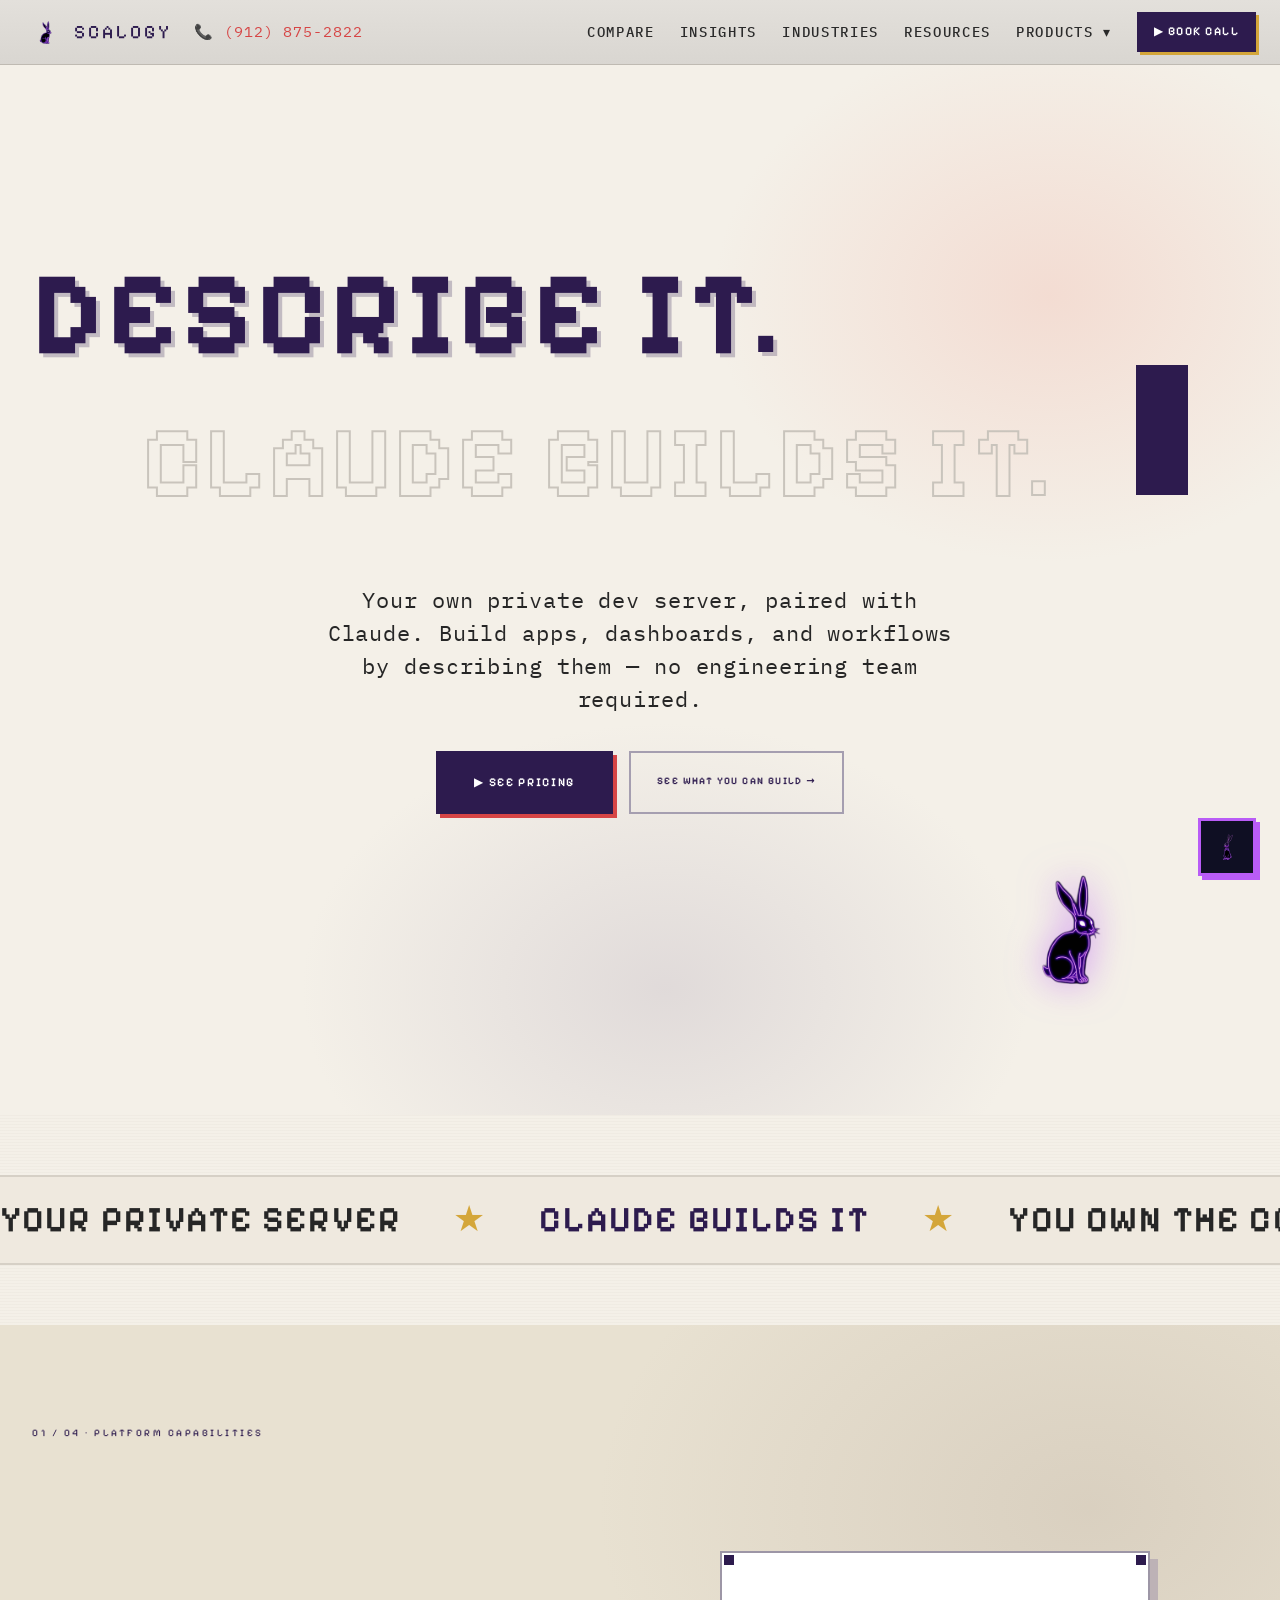
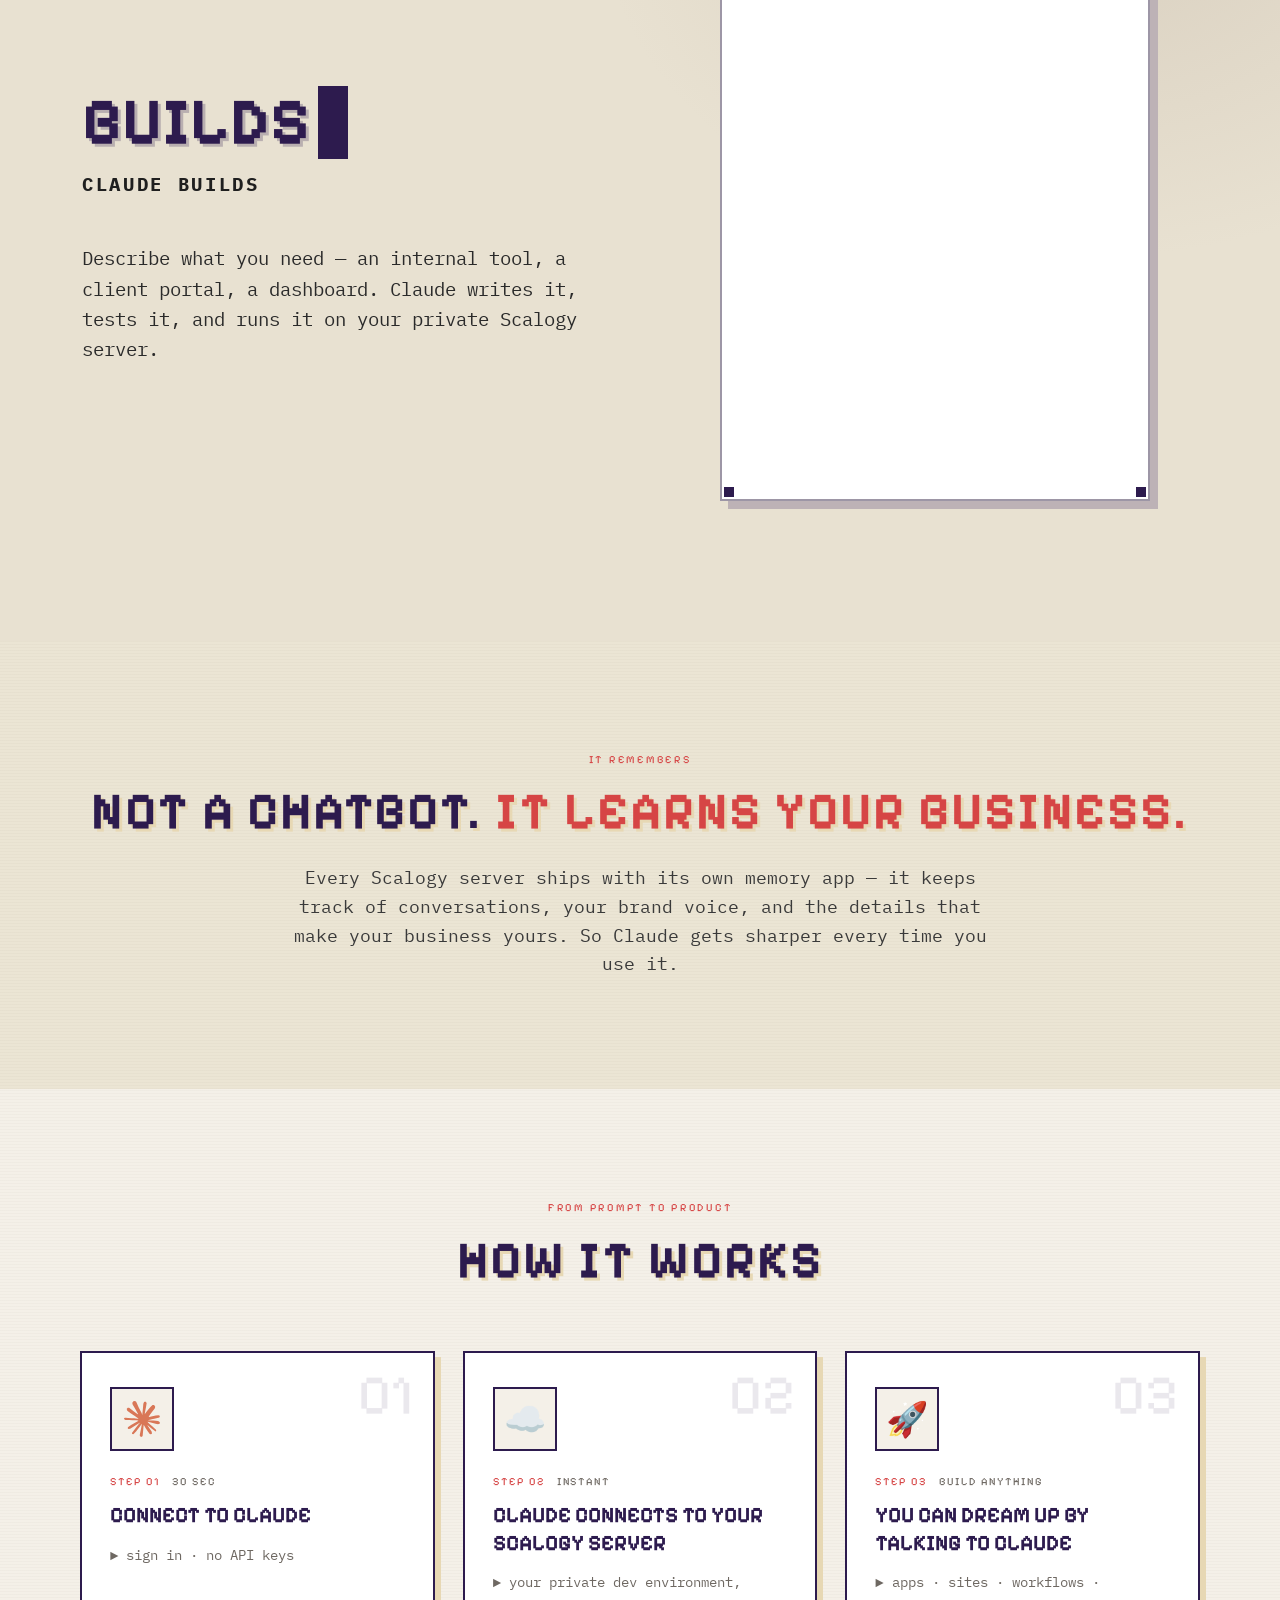
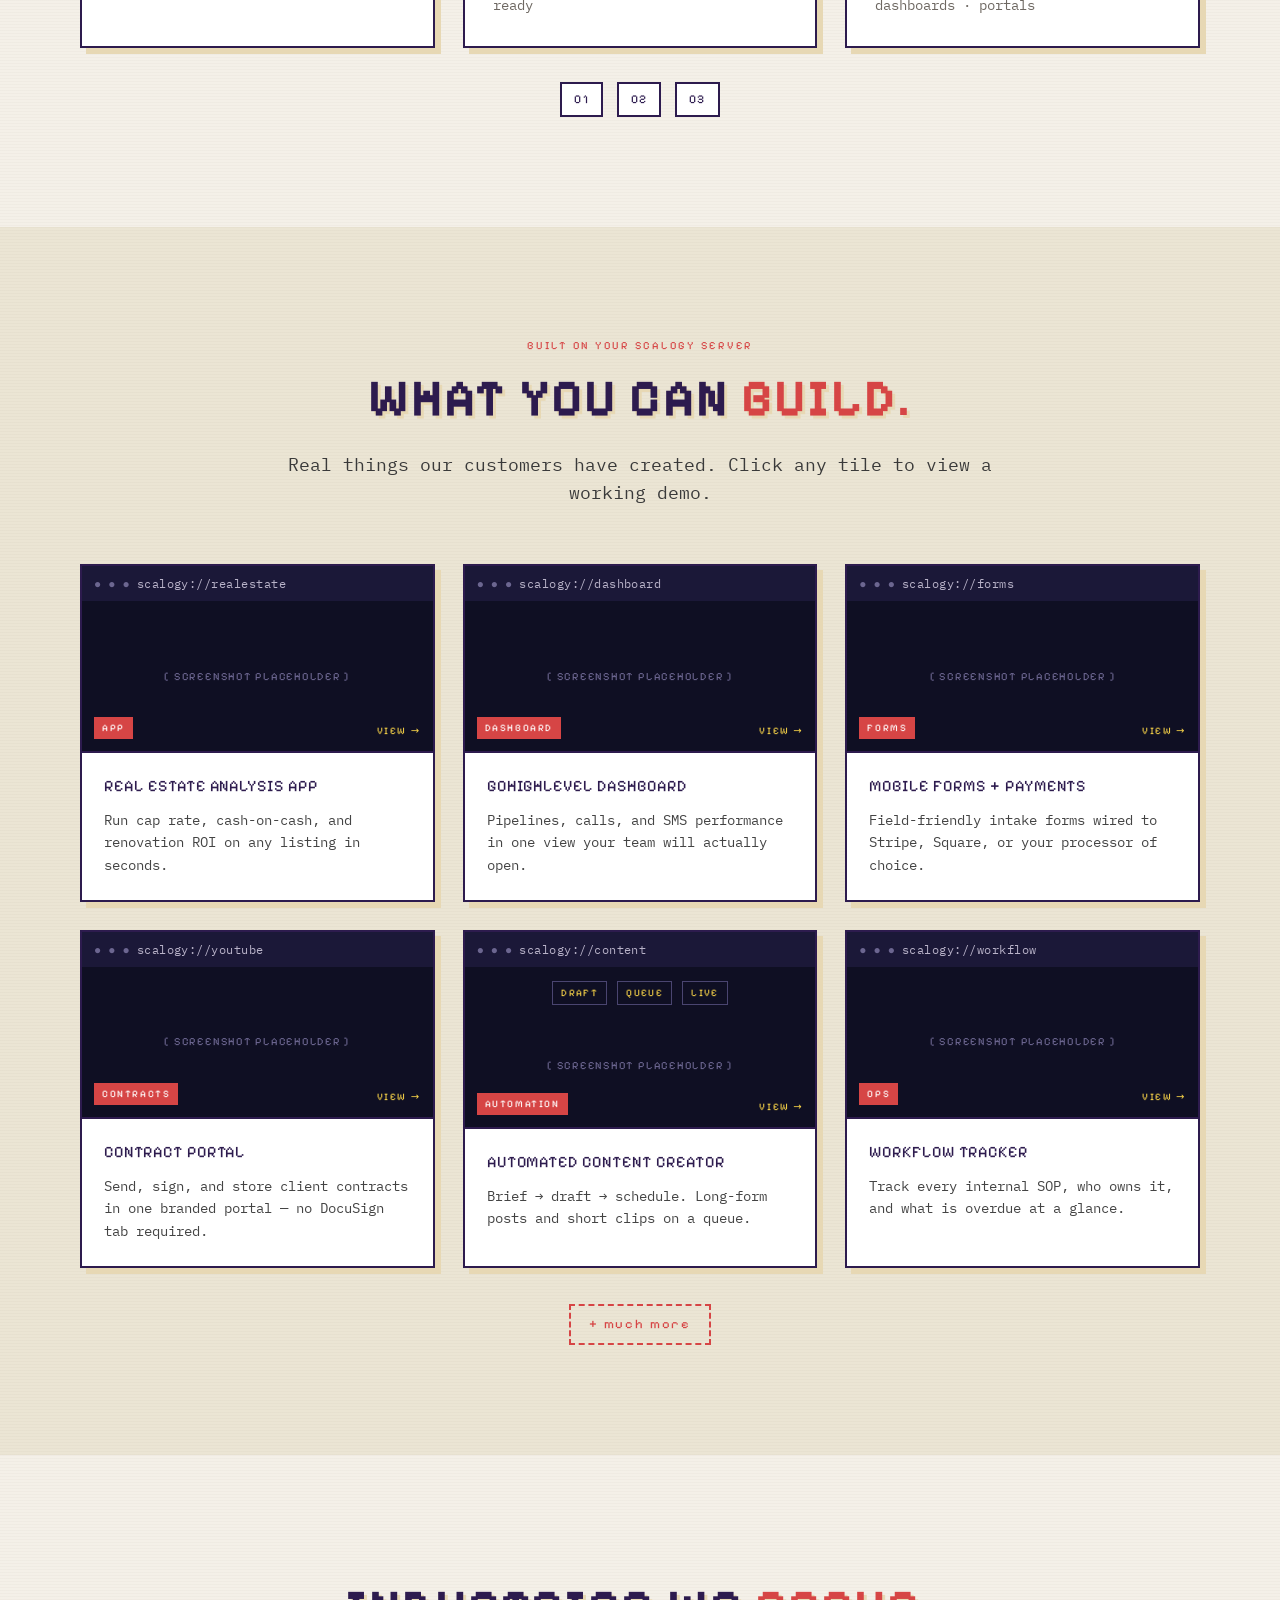
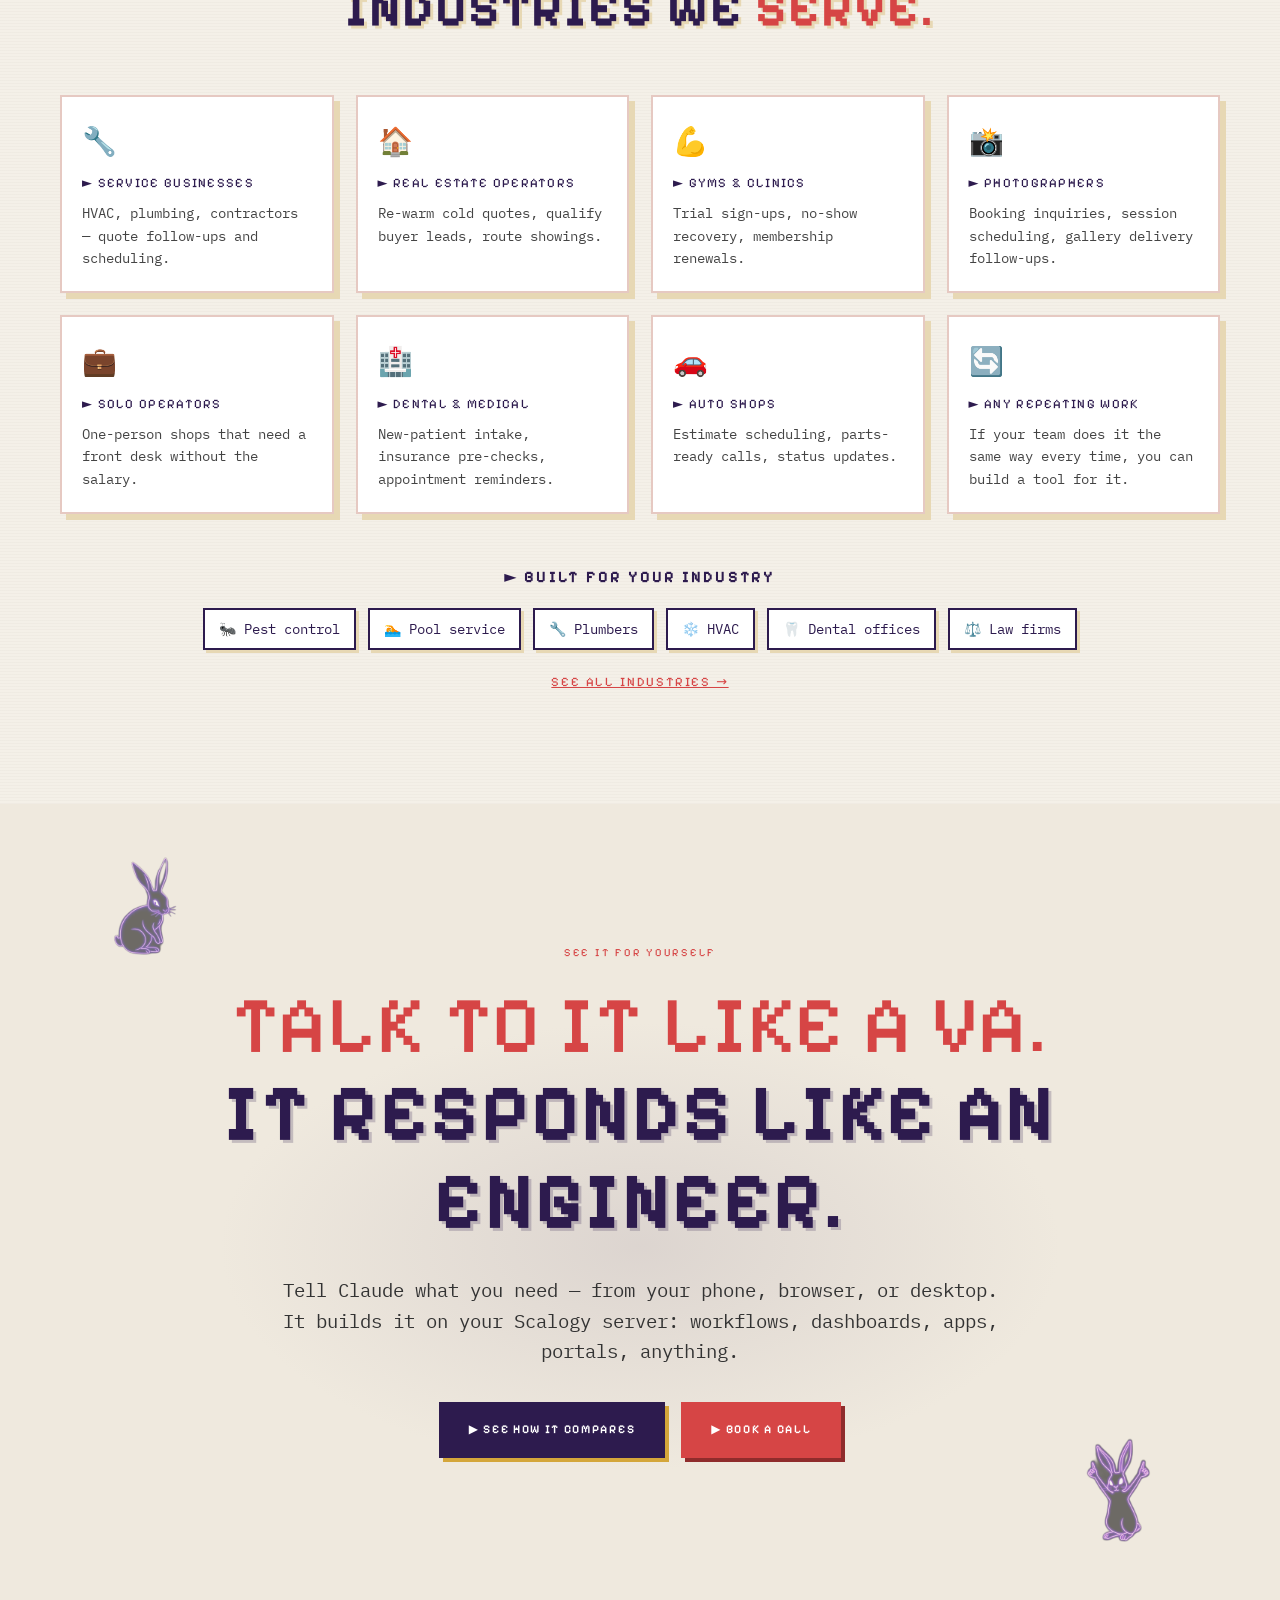
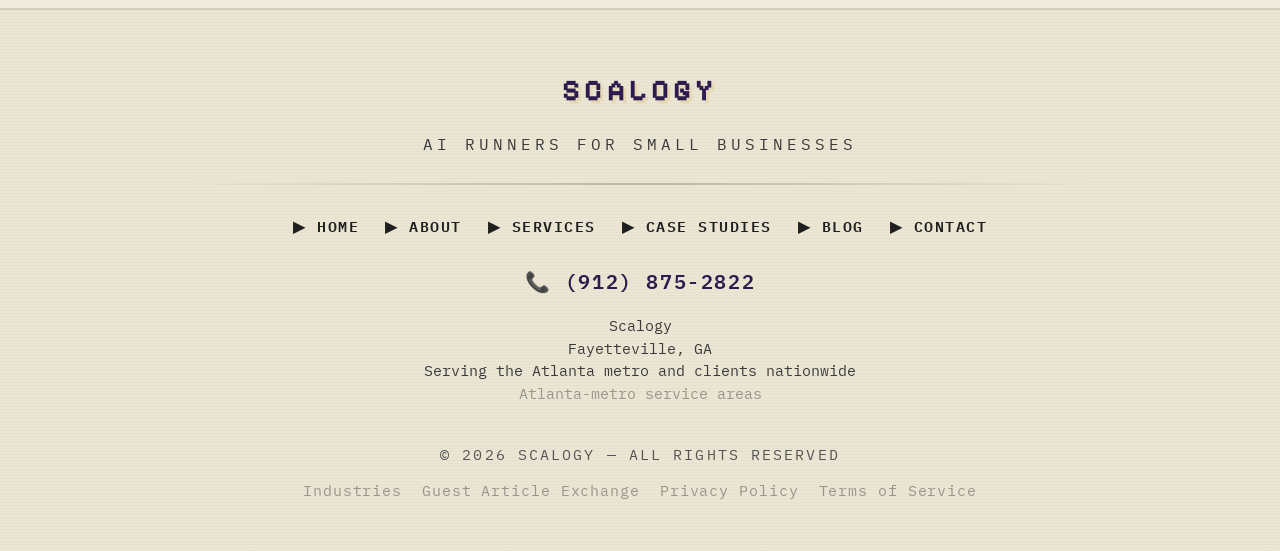
<file: index.html>
<!DOCTYPE html>
<html lang="en">
<head>
<meta charset="utf-8">
<meta name="viewport" content="width=device-width, initial-scale=1">
<title>AI &amp; Business Automation for Atlanta Metro Businesses — Scalogy</title>
<meta name="description" content="Scalogy builds and runs AI systems for Atlanta-metro businesses: lead response, scheduling, follow-up, reviews and CRM automation. Based in Fayetteville, GA.">
<link rel="canonical" href="https://scalogy.com/">
<link rel="icon" href="images/98255ff23bd022ff.webp" type="image/webp">
<link rel="preconnect" href="https://fonts.googleapis.com">
<link rel="preconnect" href="https://fonts.gstatic.com" crossorigin>
<link rel="stylesheet" href="https://fonts.googleapis.com/css2?family=IBM+Plex+Mono:ital,wght@0,400;0,500;0,600;0,700;1,400&family=Pixelify+Sans:wght@400;500;600;700&family=Press+Start+2P&family=Share+Tech+Mono&display=swap">
<link rel="stylesheet" href="styles.css">
<script type="application/ld+json">{"@context": "https://schema.org", "@graph": [{"@type": "Organization", "@id": "https://scalogy.com/#organization", "name": "Scalogy", "url": "https://scalogy.com", "logo": "https://scalogy.com/og/logo-icon.png", "description": "AI-powered business automation platform. Autonomous AI runners that handle marketing, operations, and growth for small businesses.", "slogan": "Describe it. Claude builds it.", "foundingDate": "2024", "founder": {"@type": "Person", "name": "Chris Cruz"}, "email": "chief@scalogy.com", "telephone": "+1-912-875-2822", "address": {"@type": "PostalAddress", "addressLocality": "Fayetteville", "addressRegion": "GA", "addressCountry": "US"}, "contactPoint": {"@type": "ContactPoint", "contactType": "sales", "email": "chief@scalogy.com", "telephone": "+1-912-875-2822", "availableLanguage": ["English", "Spanish"]}, "sameAs": ["https://www.google.com/maps?cid=15152132564726960548", "https://www.linkedin.com/company/scalogyai", "https://www.facebook.com/profile.php?id=61572014966137", "https://www.instagram.com/scalogyai"], "areaServed": [{"@type": "AdministrativeArea", "name": "Atlanta metropolitan area"}, {"@type": "State", "name": "Georgia"}, {"@type": "Country", "name": "United States"}], "hasOfferCatalog": {"@type": "OfferCatalog", "name": "Scalogy Platform", "itemListElement": [{"@type": "Offer", "itemOffered": {"@type": "Service", "name": "Scalogy Platform", "description": "AI-native PaaS — Claude builds your automations on real infrastructure, $27/mo"}}]}}, {"@type": "WebSite", "@id": "https://scalogy.com/#website", "url": "https://scalogy.com", "name": "Scalogy", "publisher": {"@id": "https://scalogy.com/#organization"}}]}</script>
<script type="application/ld+json">{"@context": "https://schema.org", "@graph": [{"@context": "https://schema.org", "@type": "LocalBusiness", "@id": "https://scalogy.com/#business", "name": "Scalogy", "url": "https://scalogy.com", "image": "https://scalogy.com/og/og-default.png", "logo": "https://scalogy.com/og/logo-icon.png", "email": "chief@scalogy.com", "telephone": "+1-912-875-2822", "address": {"@type": "PostalAddress", "addressLocality": "Fayetteville", "addressRegion": "GA", "addressCountry": "US"}, "geo": {"@type": "GeoCoordinates", "latitude": 33.4487, "longitude": -84.4549}, "areaServed": [{"@type": "AdministrativeArea", "name": "Atlanta metropolitan area"}, {"@type": "City", "name": "Atlanta"}, {"@type": "City", "name": "Fayetteville"}, {"@type": "City", "name": "Peachtree City"}, {"@type": "City", "name": "Newnan"}, {"@type": "City", "name": "McDonough"}, {"@type": "City", "name": "Marietta"}, {"@type": "City", "name": "Alpharetta"}, {"@type": "City", "name": "Decatur"}, {"@type": "State", "name": "Georgia"}, {"@type": "Country", "name": "United States"}], "sameAs": ["https://www.google.com/maps?cid=15152132564726960548", "https://www.linkedin.com/company/scalogyai", "https://www.facebook.com/profile.php?id=61572014966137", "https://www.instagram.com/scalogyai"], "openingHoursSpecification": [{"@type": "OpeningHoursSpecification", "dayOfWeek": ["Monday", "Tuesday", "Wednesday", "Thursday", "Friday"], "opens": "09:00", "closes": "17:00"}], "description": "AI and business automation for Atlanta-metro service businesses. Based in Fayetteville, GA. We automate lead response, scheduling, follow-ups, reviews, CRM pipelines and business analysis.", "priceRange": "$$", "knowsAbout": ["AI Agents", "Business Automation", "Lead Generation", "Small Business Technology", "Machine Learning", "Workflow Automation", "CRM Automation"]}, {"@context": "https://schema.org", "@type": "HowTo", "name": "How to Build Custom Automations with Scalogy and Claude", "description": "Three steps to ship custom apps, workflows, and dashboards on your own Scalogy server using Claude.", "step": [{"@type": "HowToStep", "name": "Connect to Claude", "text": "Sign in to Claude in about 30 seconds. No API keys, no setup.", "position": 1}, {"@type": "HowToStep", "name": "Claude Connects to Your Scalogy Server", "text": "Claude links to your private Scalogy server instantly — your own dev environment, ready to go.", "position": 2}, {"@type": "HowToStep", "name": "Build by Talking to Claude", "text": "Describe what you want and Claude builds it on your server: apps, websites, scheduled workflows, dashboards, and client portals.", "position": 3}]}, {"@context": "https://schema.org", "@type": "FAQPage", "mainEntity": [{"@type": "Question", "name": "What is Scalogy?", "acceptedAnswer": {"@type": "Answer", "text": "Scalogy is an AI-native platform where Claude builds your business automations on a private server you own — apps, dashboards, scheduled workflows, webhooks, and custom-domain pages — without you writing code."}}, {"@type": "Question", "name": "How much does Scalogy cost?", "acceptedAnswer": {"@type": "Answer", "text": "The Scalogy platform is $27 per month. You can build your own automations by talking to Claude, or pay for a Custom Install if you want us to build the first one for you."}}, {"@type": "Question", "name": "Do I need to know how to code?", "acceptedAnswer": {"@type": "Answer", "text": "No. You describe what you want in plain English and Claude builds it on your Scalogy server. No code, no drag-and-drop builder."}}, {"@type": "Question", "name": "What can I build on Scalogy?", "acceptedAnswer": {"@type": "Answer", "text": "Apps, websites, scheduled workflows, webhooks, custom-domain pages, dashboards, and client portals — anything you can describe to Claude that runs on a Postgres + Python + web stack."}}, {"@type": "Question", "name": "Do I own what gets built?", "acceptedAnswer": {"@type": "Answer", "text": "Yes. Everything Claude builds on your Scalogy server is yours — the data, the code, the settings. If you ever leave, you take it with you. No lock-in, no exit fees."}}]}]}</script>
</head>
<body class="page-index">
<header class="site-header">
  <nav class="nav" aria-label="Main">
    <div class="nav-left"><a class="brand" href="index.html"><img src="images/98255ff23bd022ff.webp" alt="Scalogy mascot" width="28" height="28"><span>SCALOGY</span></a><a class="nav-phone" href="tel:+19128752822">📞 (912) 875-2822</a></div>
    <div class="nav-links" id="nav-links"><a href="compare.html">COMPARE</a><a href="blog.html">INSIGHTS</a><a href="https://scalogy.com/industries">INDUSTRIES</a><a href="https://scalogy.com/resources">RESOURCES</a><div class="nav-products"><span>PRODUCTS ▾</span></div><a class="btn-book" href="contact.html">▶ BOOK CALL</a></div>
    <button class="nav-toggle" type="button" aria-label="Menu" aria-expanded="false" aria-controls="nav-links">☰</button>
  </nav>
</header>
<main>
<section class="hero">
  <div class="hero-title">
    <h1>DESCRIBE IT.</h1>
    <h2>CLAUDE BUILDS IT.</h2>
    <span class="hero-cursor" aria-hidden="true"></span>
  </div>
  <div class="hero-copy">
    <p>Your own private dev server, paired with Claude. Build apps, dashboards, and workflows by describing them — no engineering team required.</p>
    <div class="btn-row"><a class="btn btn-redshadow" href="pricing.html">▶ SEE PRICING</a><a class="btn btn-outline" href="#build">SEE WHAT YOU CAN BUILD →</a></div>
  </div>
  <img class="hero-rabbit" src="images/fd06ed55c639387d.webp" alt="" width="640" height="640">
</section>

<div class="ticker" aria-hidden="true"><div class="ticker-track">
<span class="ticker-item">YOUR PRIVATE SERVER<span class="star">★</span></span>
<span class="ticker-item">CLAUDE BUILDS IT<span class="star">★</span></span>
<span class="ticker-item">YOU OWN THE CODE<span class="star">★</span></span>
<span class="ticker-item">NO DEVOPS<span class="star">★</span></span>
<span class="ticker-item">SHIPS IN HOURS<span class="star">★</span></span>
<span class="ticker-item">BUILD IN PLAIN ENGLISH<span class="star">★</span></span>
<span class="ticker-item">YOUR PRIVATE SERVER<span class="star">★</span></span>
<span class="ticker-item">CLAUDE BUILDS IT<span class="star">★</span></span>
<span class="ticker-item">YOU OWN THE CODE<span class="star">★</span></span>
<span class="ticker-item">NO DEVOPS<span class="star">★</span></span>
<span class="ticker-item">SHIPS IN HOURS<span class="star">★</span></span>
<span class="ticker-item">BUILD IN PLAIN ENGLISH<span class="star">★</span></span>
<span class="ticker-item">YOUR PRIVATE SERVER<span class="star">★</span></span>
<span class="ticker-item">CLAUDE BUILDS IT<span class="star">★</span></span>
<span class="ticker-item">YOU OWN THE CODE<span class="star">★</span></span>
<span class="ticker-item">NO DEVOPS<span class="star">★</span></span>
<span class="ticker-item">SHIPS IN HOURS<span class="star">★</span></span>
<span class="ticker-item">BUILD IN PLAIN ENGLISH<span class="star">★</span></span>
<span class="ticker-item">YOUR PRIVATE SERVER<span class="star">★</span></span>
<span class="ticker-item">CLAUDE BUILDS IT<span class="star">★</span></span>
<span class="ticker-item">YOU OWN THE CODE<span class="star">★</span></span>
<span class="ticker-item">NO DEVOPS<span class="star">★</span></span>
<span class="ticker-item">SHIPS IN HOURS<span class="star">★</span></span>
<span class="ticker-item">BUILD IN PLAIN ENGLISH<span class="star">★</span></span>
</div></div>

<section class="caps">
  <div class="caps-inner">
    <div class="label">01 / 04 · PLATFORM CAPABILITIES</div>
    <div class="caps-grid">
      <div>
        <h3>BUILDS</h3>
        <div class="caps-sub">CLAUDE BUILDS</div>
        <p>Describe what you need — an internal tool, a client portal, a dashboard. Claude writes it, tests it, and runs it on your private Scalogy server.</p>
      </div>
      <div class="caps-frame corners"><span class="c1"></span><span class="c2"></span>
        <img src="images/fd06ed55c639387d.webp" alt="CLAUDE BUILDS" width="640" height="640">
        <img src="images/c2c5a45afdea3fbe.webp" alt="CLAUDE CONNECTS" width="640" height="640">
        <img src="images/c28b194826db3b56.webp" alt="CLAUDE KNOWS" width="640" height="640">
        <img src="images/e1629bcf645c867e.webp" alt="CLAUDE SHIPS" width="640" height="640">
      </div>
    </div>
  </div>
</section>

<section class="home-sec remember">
  <div class="label">IT REMEMBERS</div>
  <h2 class="px">NOT A CHATBOT. <span>IT LEARNS YOUR BUSINESS.</span></h2>
  <p class="home-lead">Every Scalogy server ships with its own memory app — it keeps track of conversations, your brand voice, and the details that make your business yours. So Claude gets sharper every time you use it.</p>
</section>

<section class="home-sec">
  <div class="label">FROM PROMPT TO PRODUCT</div>
  <h2 class="px">HOW IT WORKS</h2>
  <div class="steps">
    <div class="step card">
      <div class="step-num">01</div>
      <div class="step-icon"><img src="images/4780f0ad94358424.svg" alt="" width="36" height="36"></div>
      <div class="step-meta"><span>STEP 01</span><span>30 SEC</span></div>
      <h3>CONNECT TO CLAUDE</h3>
      <div class="step-cmd">► sign in · no API keys</div>
    </div>
    <div class="step card">
      <div class="step-num">02</div>
      <div class="step-icon">☁️</div>
      <div class="step-meta"><span>STEP 02</span><span>INSTANT</span></div>
      <h3>CLAUDE CONNECTS TO YOUR SCALOGY SERVER</h3>
      <div class="step-cmd">► your private dev environment, ready</div>
    </div>
    <div class="step card">
      <div class="step-num">03</div>
      <div class="step-icon">🚀</div>
      <div class="step-meta"><span>STEP 03</span><span>BUILD ANYTHING</span></div>
      <h3>YOU CAN DREAM UP BY TALKING TO CLAUDE</h3>
      <div class="step-cmd">► apps · sites · workflows · dashboards · portals</div>
    </div>
  </div>
  <div class="step-dots" aria-hidden="true"><span>01</span><span>02</span><span>03</span></div>
</section>

<section class="home-sec build" id="build">
  <div class="label">BUILT ON YOUR SCALOGY SERVER</div>
  <h2 class="px">WHAT YOU CAN <span>BUILD.</span></h2>
  <p class="home-lead">Real things our customers have created. Click any tile to view a working demo.</p>
  <div class="tiles">
    <a class="tile card" href="https://pages.scalogy.com/scalogy-demo/demo-listings/">
      <div class="tile-shot"><div class="tile-bar"><span>scalogy://realestate</span></div><div class="tile-ph">[ SCREENSHOT PLACEHOLDER ]</div><div class="tile-kind">APP</div><div class="tile-view">VIEW →</div></div>
      <div class="tile-body"><div>REAL ESTATE ANALYSIS APP</div><p>Run cap rate, cash-on-cash, and renovation ROI on any listing in seconds.</p></div>
    </a>
    <a class="tile card" href="https://pages.scalogy.com/scalogy-demo/ghl-custom-dashboard/">
      <div class="tile-shot"><div class="tile-bar"><span>scalogy://dashboard</span></div><div class="tile-ph">[ SCREENSHOT PLACEHOLDER ]</div><div class="tile-kind">DASHBOARD</div><div class="tile-view">VIEW →</div></div>
      <div class="tile-body"><div>GOHIGHLEVEL DASHBOARD</div><p>Pipelines, calls, and SMS performance in one view your team will actually open.</p></div>
    </a>
    <a class="tile card" href="https://pages.scalogy.com/scalogy-demo/demo-forms-setup/">
      <div class="tile-shot"><div class="tile-bar"><span>scalogy://forms</span></div><div class="tile-ph">[ SCREENSHOT PLACEHOLDER ]</div><div class="tile-kind">FORMS</div><div class="tile-view">VIEW →</div></div>
      <div class="tile-body"><div>MOBILE FORMS + PAYMENTS</div><p>Field-friendly intake forms wired to Stripe, Square, or your processor of choice.</p></div>
    </a>
    <a class="tile card" href="https://pages.scalogy.com/scalogy-demo/demo-payment-plan/">
      <div class="tile-shot"><div class="tile-bar"><span>scalogy://youtube</span></div><div class="tile-ph">[ SCREENSHOT PLACEHOLDER ]</div><div class="tile-kind">CONTRACTS</div><div class="tile-view">VIEW →</div></div>
      <div class="tile-body"><div>CONTRACT PORTAL</div><p>Send, sign, and store client contracts in one branded portal — no DocuSign tab required.</p></div>
    </a>
    <a class="tile card" href="https://pages.scalogy.com/scalogy-demo/demo-post-studio/">
      <div class="tile-shot"><div class="tile-bar"><span>scalogy://content</span></div><div class="tile-cols"><div>DRAFT</div><div>QUEUE</div><div>LIVE</div></div><div class="tile-ph">[ SCREENSHOT PLACEHOLDER ]</div><div class="tile-kind">AUTOMATION</div><div class="tile-view">VIEW →</div></div>
      <div class="tile-body"><div>AUTOMATED CONTENT CREATOR</div><p>Brief → draft → schedule. Long-form posts and short clips on a queue.</p></div>
    </a>
    <a class="tile card" href="https://pages.scalogy.com/scalogy-demo/demo-workflows/">
      <div class="tile-shot"><div class="tile-bar"><span>scalogy://workflow</span></div><div class="tile-ph">[ SCREENSHOT PLACEHOLDER ]</div><div class="tile-kind">OPS</div><div class="tile-view">VIEW →</div></div>
      <div class="tile-body"><div>WORKFLOW TRACKER</div><p>Track every internal SOP, who owns it, and what is overdue at a glance.</p></div>
    </a>
  </div>
  <div class="more-pill"><span>+ much more</span></div>
</section>

<section class="home-sec">
  <h2 class="px">INDUSTRIES WE <span>SERVE.</span></h2>
  <div class="ind-grid">
    <div class="ind-card card"><div class="ico">🔧</div><div class="ttl">► SERVICE BUSINESSES</div><p>HVAC, plumbing, contractors — quote follow-ups and scheduling.</p></div>
    <div class="ind-card card"><div class="ico">🏠</div><div class="ttl">► REAL ESTATE OPERATORS</div><p>Re-warm cold quotes, qualify buyer leads, route showings.</p></div>
    <div class="ind-card card"><div class="ico">💪</div><div class="ttl">► GYMS &amp; CLINICS</div><p>Trial sign-ups, no-show recovery, membership renewals.</p></div>
    <div class="ind-card card"><div class="ico">📸</div><div class="ttl">► PHOTOGRAPHERS</div><p>Booking inquiries, session scheduling, gallery delivery follow-ups.</p></div>
    <div class="ind-card card"><div class="ico">💼</div><div class="ttl">► SOLO OPERATORS</div><p>One-person shops that need a front desk without the salary.</p></div>
    <div class="ind-card card"><div class="ico">🏥</div><div class="ttl">► DENTAL &amp; MEDICAL</div><p>New-patient intake, insurance pre-checks, appointment reminders.</p></div>
    <div class="ind-card card"><div class="ico">🚗</div><div class="ttl">► AUTO SHOPS</div><p>Estimate scheduling, parts-ready calls, status updates.</p></div>
    <div class="ind-card card"><div class="ico">🔄</div><div class="ttl">► ANY REPEATING WORK</div><p>If your team does it the same way every time, you can build a tool for it.</p></div>
  </div>
  <nav class="ind-nav" aria-label="Built for your industry">
    <h3>► BUILT FOR YOUR INDUSTRY</h3>
    <div class="ind-chips">
      <a href="https://scalogy.com/industries/pest-control"><span>🐜</span>Pest control</a>
      <a href="https://scalogy.com/industries/pool-service"><span>🏊</span>Pool service</a>
      <a href="https://scalogy.com/industries/plumbers"><span>🔧</span>Plumbers</a>
      <a href="https://scalogy.com/industries/hvac"><span>❄️</span>HVAC</a>
      <a href="https://scalogy.com/industries/dental-offices"><span>🦷</span>Dental offices</a>
      <a href="https://scalogy.com/industries/law-firms"><span>⚖️</span>Law firms</a>
    </div>
    <a class="ind-all" href="https://scalogy.com/industries">SEE ALL INDUSTRIES →</a>
  </nav>
</section>

<section class="final-cta">
  <img class="deco deco-1" src="images/6eee5679bfcab1d4.webp" alt="" width="320" height="320">
  <img class="deco deco-2" src="images/0e46fd44bd86596f.webp" alt="" width="320" height="320">
  <div class="label">SEE IT FOR YOURSELF</div>
  <h2 class="va">TALK TO IT LIKE A VA.</h2>
  <h2 class="eng">IT RESPONDS LIKE AN ENGINEER.</h2>
  <p>Tell Claude what you need — from your phone, browser, or desktop. It builds it on your Scalogy server: workflows, dashboards, apps, portals, anything.</p>
  <div class="btn-row"><a class="btn" href="compare.html">▶ SEE HOW IT COMPARES</a><a class="btn btn-red" href="contact.html">▶ BOOK A CALL</a></div>
</section>
</main>
<footer class="site-footer">
  <a class="foot-brand" href="index.html">SCALOGY</a>
  <div class="foot-tag">AI RUNNERS FOR SMALL BUSINESSES</div>
  <hr class="foot-rule">
  <div class="foot-nav"><a href="index.html">▶ HOME</a><a href="about.html">▶ ABOUT</a><a href="https://scalogy.com/services">▶ SERVICES</a><a href="https://scalogy.com/case-studies">▶ CASE STUDIES</a><a href="blog.html">▶ BLOG</a><a href="contact.html">▶ CONTACT</a></div>
  <a class="foot-phone" href="tel:+19128752822">📞 (912) 875-2822</a>
  <address class="foot-address">Scalogy<br>Fayetteville, GA<br>Serving the Atlanta metro and clients nationwide<br><a href="https://scalogy.com/service-area/atlanta">Atlanta-metro service areas</a></address>
  <div class="foot-copy">© 2026 SCALOGY — ALL RIGHTS RESERVED</div>
  <div class="foot-legal"><a href="https://scalogy.com/industries">Industries</a><a href="https://scalogy.com/guest-article-exchange">Guest Article Exchange</a><a href="privacy.html">Privacy Policy</a><a href="terms.html">Terms of Service</a></div>
</footer>
<a class="chat-btn" href="https://scalogy.com/" aria-label="Talk to Scout"><img src="images/db33987d724f92c5.webp" alt="Chat" width="30" height="30"></a>
<script src="menu.js" defer></script>
</body>
</html>
</file>
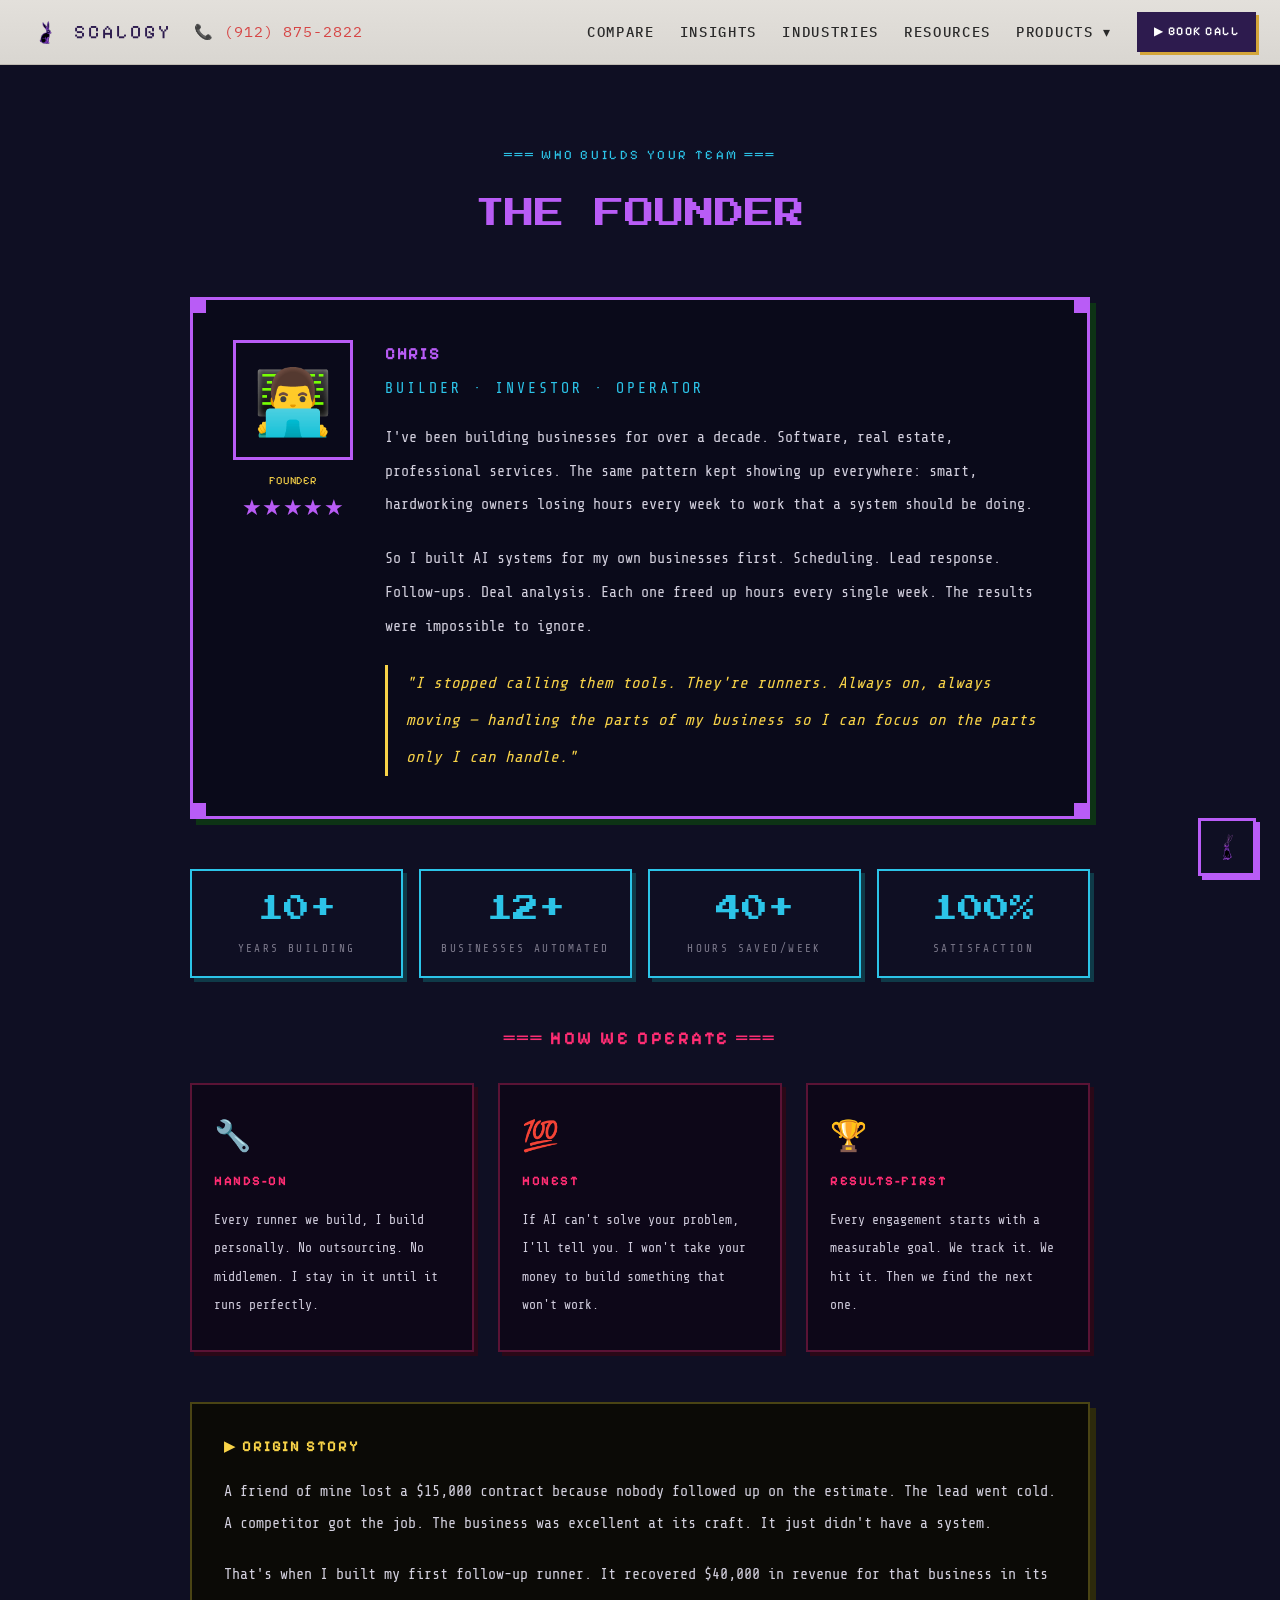
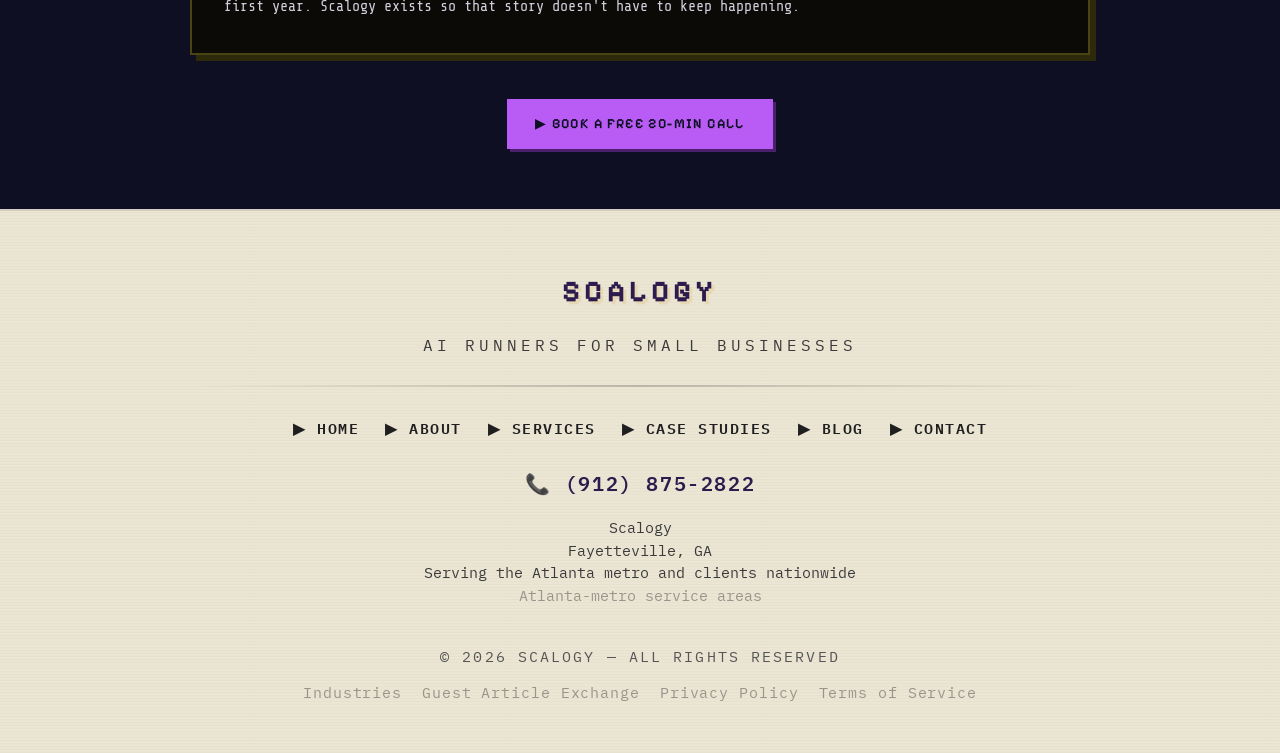
<file: about.html>
<!DOCTYPE html>
<html lang="en">
<head>
<meta charset="utf-8">
<meta name="viewport" content="width=device-width, initial-scale=1">
<title>About — Scalogy</title>
<meta name="description" content="Meet the team behind Scalogy. We build custom AI agents for small businesses — real tools, not templates.">
<link rel="canonical" href="https://scalogy.com/about">
<link rel="icon" href="images/98255ff23bd022ff.webp" type="image/webp">
<link rel="preconnect" href="https://fonts.googleapis.com">
<link rel="preconnect" href="https://fonts.gstatic.com" crossorigin>
<link rel="stylesheet" href="https://fonts.googleapis.com/css2?family=IBM+Plex+Mono:ital,wght@0,400;0,500;0,600;0,700;1,400&family=Pixelify+Sans:wght@400;500;600;700&family=Press+Start+2P&family=Share+Tech+Mono&display=swap">
<link rel="stylesheet" href="styles.css">
</head>
<body class="page-about">
<header class="site-header">
  <nav class="nav" aria-label="Main">
    <div class="nav-left"><a class="brand" href="index.html"><img src="images/98255ff23bd022ff.webp" alt="Scalogy mascot" width="28" height="28"><span>SCALOGY</span></a><a class="nav-phone" href="tel:+19128752822">📞 (912) 875-2822</a></div>
    <div class="nav-links" id="nav-links"><a href="compare.html">COMPARE</a><a href="blog.html">INSIGHTS</a><a href="https://scalogy.com/industries">INDUSTRIES</a><a href="https://scalogy.com/resources">RESOURCES</a><div class="nav-products"><span>PRODUCTS ▾</span></div><a class="btn-book" href="contact.html">▶ BOOK CALL</a></div>
    <button class="nav-toggle" type="button" aria-label="Menu" aria-expanded="false" aria-controls="nav-links">☰</button>
  </nav>
</header>
<main class="dark-main">
<section class="about">
  <div class="about-kicker">═══ WHO BUILDS YOUR TEAM ═══</div>
  <h1 class="arcade">THE FOUNDER</h1>
  <div class="founder corners"><span class="c1"></span><span class="c2"></span>
    <div class="avatar"><div>👨‍💻</div><div>FOUNDER</div><div>★★★★★</div></div>
    <div class="founder-txt">
      <div class="f-name">CHRIS</div>
      <div class="f-role">BUILDER · INVESTOR · OPERATOR</div>
      <p>I've been building businesses for over a decade. Software, real estate, professional services. The same pattern kept showing up everywhere: smart, hardworking owners losing hours every week to work that a system should be doing.</p>
      <p>So I built AI systems for my own businesses first. Scheduling. Lead response. Follow-ups. Deal analysis. Each one freed up hours every single week. The results were impossible to ignore.</p>
      <p class="quote">"I stopped calling them tools. They're runners. Always on, always moving — handling the parts of my business so I can focus on the parts only I can handle."</p>
    </div>
  </div>
  <div class="stats">
    <div class="stat"><div>10+</div><div>YEARS BUILDING</div></div>
    <div class="stat"><div>12+</div><div>BUSINESSES AUTOMATED</div></div>
    <div class="stat"><div>40+</div><div>HOURS SAVED/WEEK</div></div>
    <div class="stat"><div>100%</div><div>SATISFACTION</div></div>
  </div>
  <div class="operate">
    <div>═══ HOW WE OPERATE ═══</div>
    <div class="op-grid">
      <div class="op"><div>🔧</div><div>HANDS-ON</div><p>Every runner we build, I build personally. No outsourcing. No middlemen. I stay in it until it runs perfectly.</p></div>
      <div class="op"><div>💯</div><div>HONEST</div><p>If AI can't solve your problem, I'll tell you. I won't take your money to build something that won't work.</p></div>
      <div class="op"><div>🏆</div><div>RESULTS-FIRST</div><p>Every engagement starts with a measurable goal. We track it. We hit it. Then we find the next one.</p></div>
    </div>
  </div>
  <div class="origin">
    <div>▶ ORIGIN STORY</div>
    <p>A friend of mine lost a $15,000 contract because nobody followed up on the estimate. The lead went cold. A competitor got the job. The business was excellent at its craft. It just didn't have a system.</p>
    <p>That's when I built my first follow-up runner. It recovered $40,000 in revenue for that business in its first year. Scalogy exists so that story doesn't have to keep happening.</p>
  </div>
  <div class="about-cta"><a href="contact.html">▶ BOOK A FREE 20-MIN CALL</a></div>
</section>
</main>
<footer class="site-footer">
  <a class="foot-brand" href="index.html">SCALOGY</a>
  <div class="foot-tag">AI RUNNERS FOR SMALL BUSINESSES</div>
  <hr class="foot-rule">
  <div class="foot-nav"><a href="index.html">▶ HOME</a><a href="about.html">▶ ABOUT</a><a href="https://scalogy.com/services">▶ SERVICES</a><a href="https://scalogy.com/case-studies">▶ CASE STUDIES</a><a href="blog.html">▶ BLOG</a><a href="contact.html">▶ CONTACT</a></div>
  <a class="foot-phone" href="tel:+19128752822">📞 (912) 875-2822</a>
  <address class="foot-address">Scalogy<br>Fayetteville, GA<br>Serving the Atlanta metro and clients nationwide<br><a href="https://scalogy.com/service-area/atlanta">Atlanta-metro service areas</a></address>
  <div class="foot-copy">© 2026 SCALOGY — ALL RIGHTS RESERVED</div>
  <div class="foot-legal"><a href="https://scalogy.com/industries">Industries</a><a href="https://scalogy.com/guest-article-exchange">Guest Article Exchange</a><a href="privacy.html">Privacy Policy</a><a href="terms.html">Terms of Service</a></div>
</footer>
<a class="chat-btn" href="https://scalogy.com/about" aria-label="Talk to Scout"><img src="images/db33987d724f92c5.webp" alt="Chat" width="30" height="30"></a>
<script src="menu.js" defer></script>
</body>
</html>
</file>
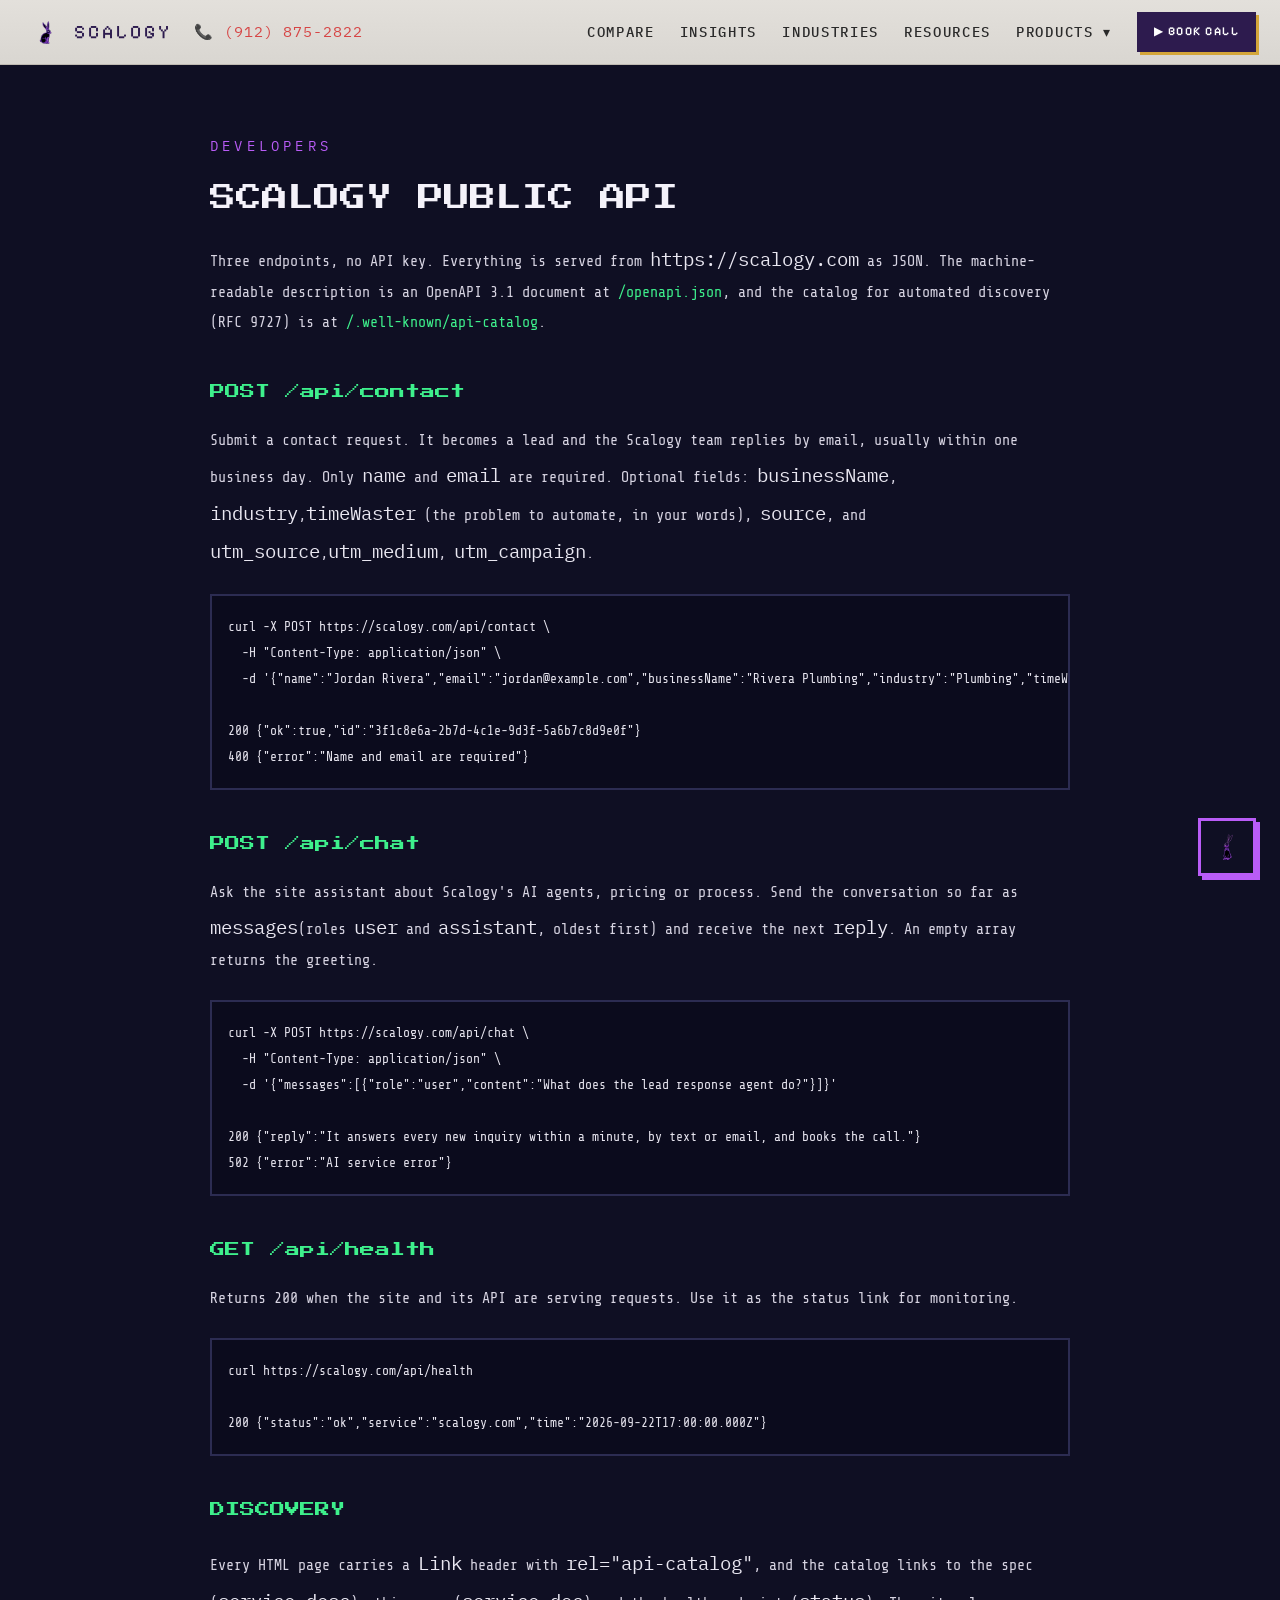
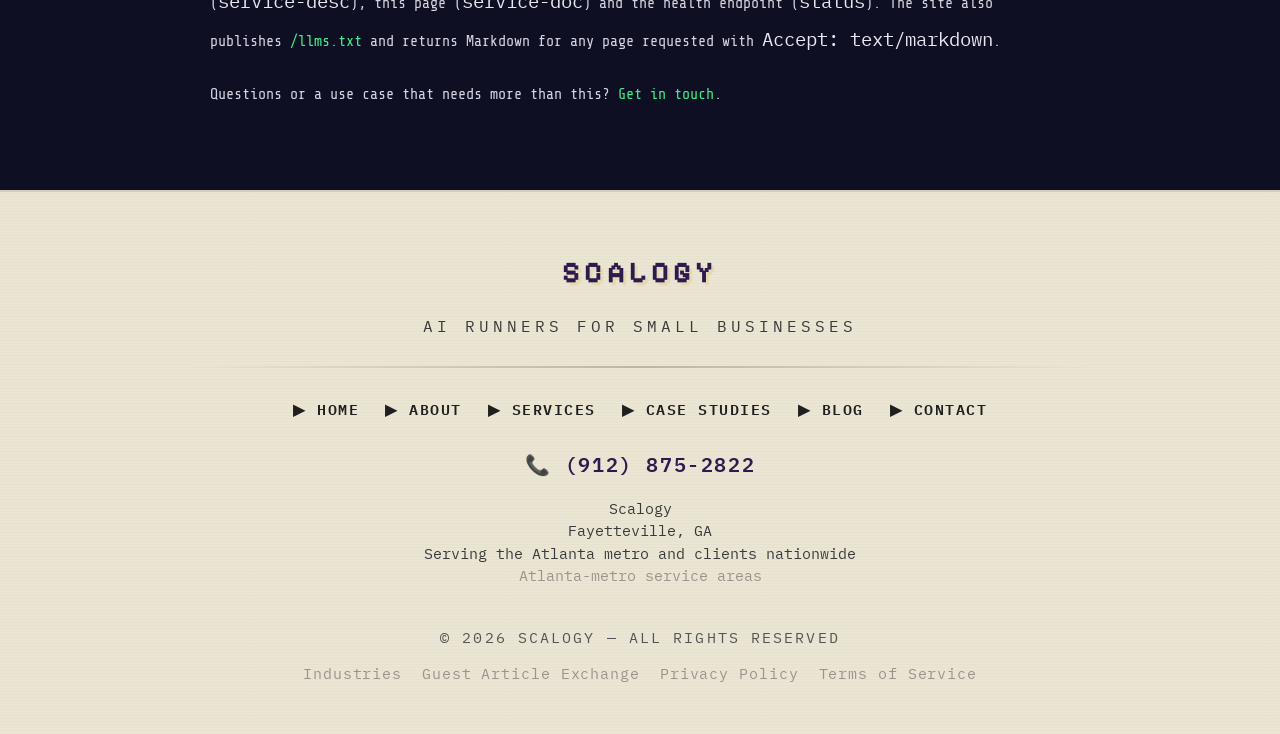
<file: api-docs.html>
<!DOCTYPE html>
<html lang="en">
<head>
<meta charset="utf-8">
<meta name="viewport" content="width=device-width, initial-scale=1">
<title>Scalogy API — Scalogy</title>
<meta name="description" content="Public API for scalogy.com: submit a lead with POST /api/contact, ask the site assistant with POST /api/chat, and check availability with GET /api/health.">
<link rel="canonical" href="https://scalogy.com/api-docs">
<link rel="icon" href="images/98255ff23bd022ff.webp" type="image/webp">
<link rel="preconnect" href="https://fonts.googleapis.com">
<link rel="preconnect" href="https://fonts.gstatic.com" crossorigin>
<link rel="stylesheet" href="https://fonts.googleapis.com/css2?family=IBM+Plex+Mono:ital,wght@0,400;0,500;0,600;0,700;1,400&family=Pixelify+Sans:wght@400;500;600;700&family=Press+Start+2P&family=Share+Tech+Mono&display=swap">
<link rel="stylesheet" href="styles.css">
</head>
<body class="page-api-docs">
<header class="site-header">
  <nav class="nav" aria-label="Main">
    <div class="nav-left"><a class="brand" href="index.html"><img src="images/98255ff23bd022ff.webp" alt="Scalogy mascot" width="28" height="28"><span>SCALOGY</span></a><a class="nav-phone" href="tel:+19128752822">📞 (912) 875-2822</a></div>
    <div class="nav-links" id="nav-links"><a href="compare.html">COMPARE</a><a href="blog.html">INSIGHTS</a><a href="https://scalogy.com/industries">INDUSTRIES</a><a href="https://scalogy.com/resources">RESOURCES</a><div class="nav-products"><span>PRODUCTS ▾</span></div><a class="btn-book" href="contact.html">▶ BOOK CALL</a></div>
    <button class="nav-toggle" type="button" aria-label="Menu" aria-expanded="false" aria-controls="nav-links">☰</button>
  </nav>
</header>
<main class="dark-main">
<section class="api"><div class="wrap">
<div class="api-kicker">DEVELOPERS</div>
<h1 class="arcade">SCALOGY PUBLIC API</h1><p>Three endpoints, no API key. Everything is served from <code>https://scalogy.com</code> as JSON. The machine-readable description is an OpenAPI 3.1 document at <a href="https://scalogy.com/openapi.json">/openapi.json</a>, and the catalog for automated discovery (RFC 9727) is at <a href="https://scalogy.com/.well-known/api-catalog">/.well-known/api-catalog</a>.</p><h2>POST /api/contact</h2><p>Submit a contact request. It becomes a lead and the Scalogy team replies by email, usually within one business day. Only <code>name</code> and <code>email</code> are required. Optional fields: <code>businessName</code>, <code>industry</code>,<code>timeWaster</code> (the problem to automate, in your words), <code>source</code>, and <code>utm_source</code>,<code>utm_medium</code>, <code>utm_campaign</code>.</p><pre>curl -X POST https://scalogy.com/api/contact \
  -H "Content-Type: application/json" \
  -d '{"name":"Jordan Rivera","email":"jordan@example.com","businessName":"Rivera Plumbing","industry":"Plumbing","timeWaster":"Missed calls after hours","source":"api"}'

200 {"ok":true,"id":"3f1c8e6a-2b7d-4c1e-9d3f-5a6b7c8d9e0f"}
400 {"error":"Name and email are required"}</pre><h2>POST /api/chat</h2><p>Ask the site assistant about Scalogy's AI agents, pricing or process. Send the conversation so far as <code>messages</code>(roles <code>user</code> and <code>assistant</code>, oldest first) and receive the next <code>reply</code>. An empty array returns the greeting.</p><pre>curl -X POST https://scalogy.com/api/chat \
  -H "Content-Type: application/json" \
  -d '{"messages":[{"role":"user","content":"What does the lead response agent do?"}]}'

200 {"reply":"It answers every new inquiry within a minute, by text or email, and books the call."}
502 {"error":"AI service error"}</pre><h2>GET /api/health</h2><p>Returns 200 when the site and its API are serving requests. Use it as the status link for monitoring.</p><pre>curl https://scalogy.com/api/health

200 {"status":"ok","service":"scalogy.com","time":"2026-09-22T17:00:00.000Z"}</pre><h2>DISCOVERY</h2><p>Every HTML page carries a <code>Link</code> header with <code>rel="api-catalog"</code>, and the catalog links to the spec (<code>service-desc</code>), this page (<code>service-doc</code>) and the health endpoint (<code>status</code>). The site also publishes <a href="https://scalogy.com/llms.txt">/llms.txt</a> and returns Markdown for any page requested with <code>Accept: text/markdown</code>.</p><p>Questions or a use case that needs more than this? <a href="contact.html">Get in touch</a>.</p>
</div></section>
</main>
<footer class="site-footer">
  <a class="foot-brand" href="index.html">SCALOGY</a>
  <div class="foot-tag">AI RUNNERS FOR SMALL BUSINESSES</div>
  <hr class="foot-rule">
  <div class="foot-nav"><a href="index.html">▶ HOME</a><a href="about.html">▶ ABOUT</a><a href="https://scalogy.com/services">▶ SERVICES</a><a href="https://scalogy.com/case-studies">▶ CASE STUDIES</a><a href="blog.html">▶ BLOG</a><a href="contact.html">▶ CONTACT</a></div>
  <a class="foot-phone" href="tel:+19128752822">📞 (912) 875-2822</a>
  <address class="foot-address">Scalogy<br>Fayetteville, GA<br>Serving the Atlanta metro and clients nationwide<br><a href="https://scalogy.com/service-area/atlanta">Atlanta-metro service areas</a></address>
  <div class="foot-copy">© 2026 SCALOGY — ALL RIGHTS RESERVED</div>
  <div class="foot-legal"><a href="https://scalogy.com/industries">Industries</a><a href="https://scalogy.com/guest-article-exchange">Guest Article Exchange</a><a href="privacy.html">Privacy Policy</a><a href="terms.html">Terms of Service</a></div>
</footer>
<a class="chat-btn" href="https://scalogy.com/api-docs" aria-label="Talk to Scout"><img src="images/db33987d724f92c5.webp" alt="Chat" width="30" height="30"></a>
<script src="menu.js" defer></script>
</body>
</html>
</file>
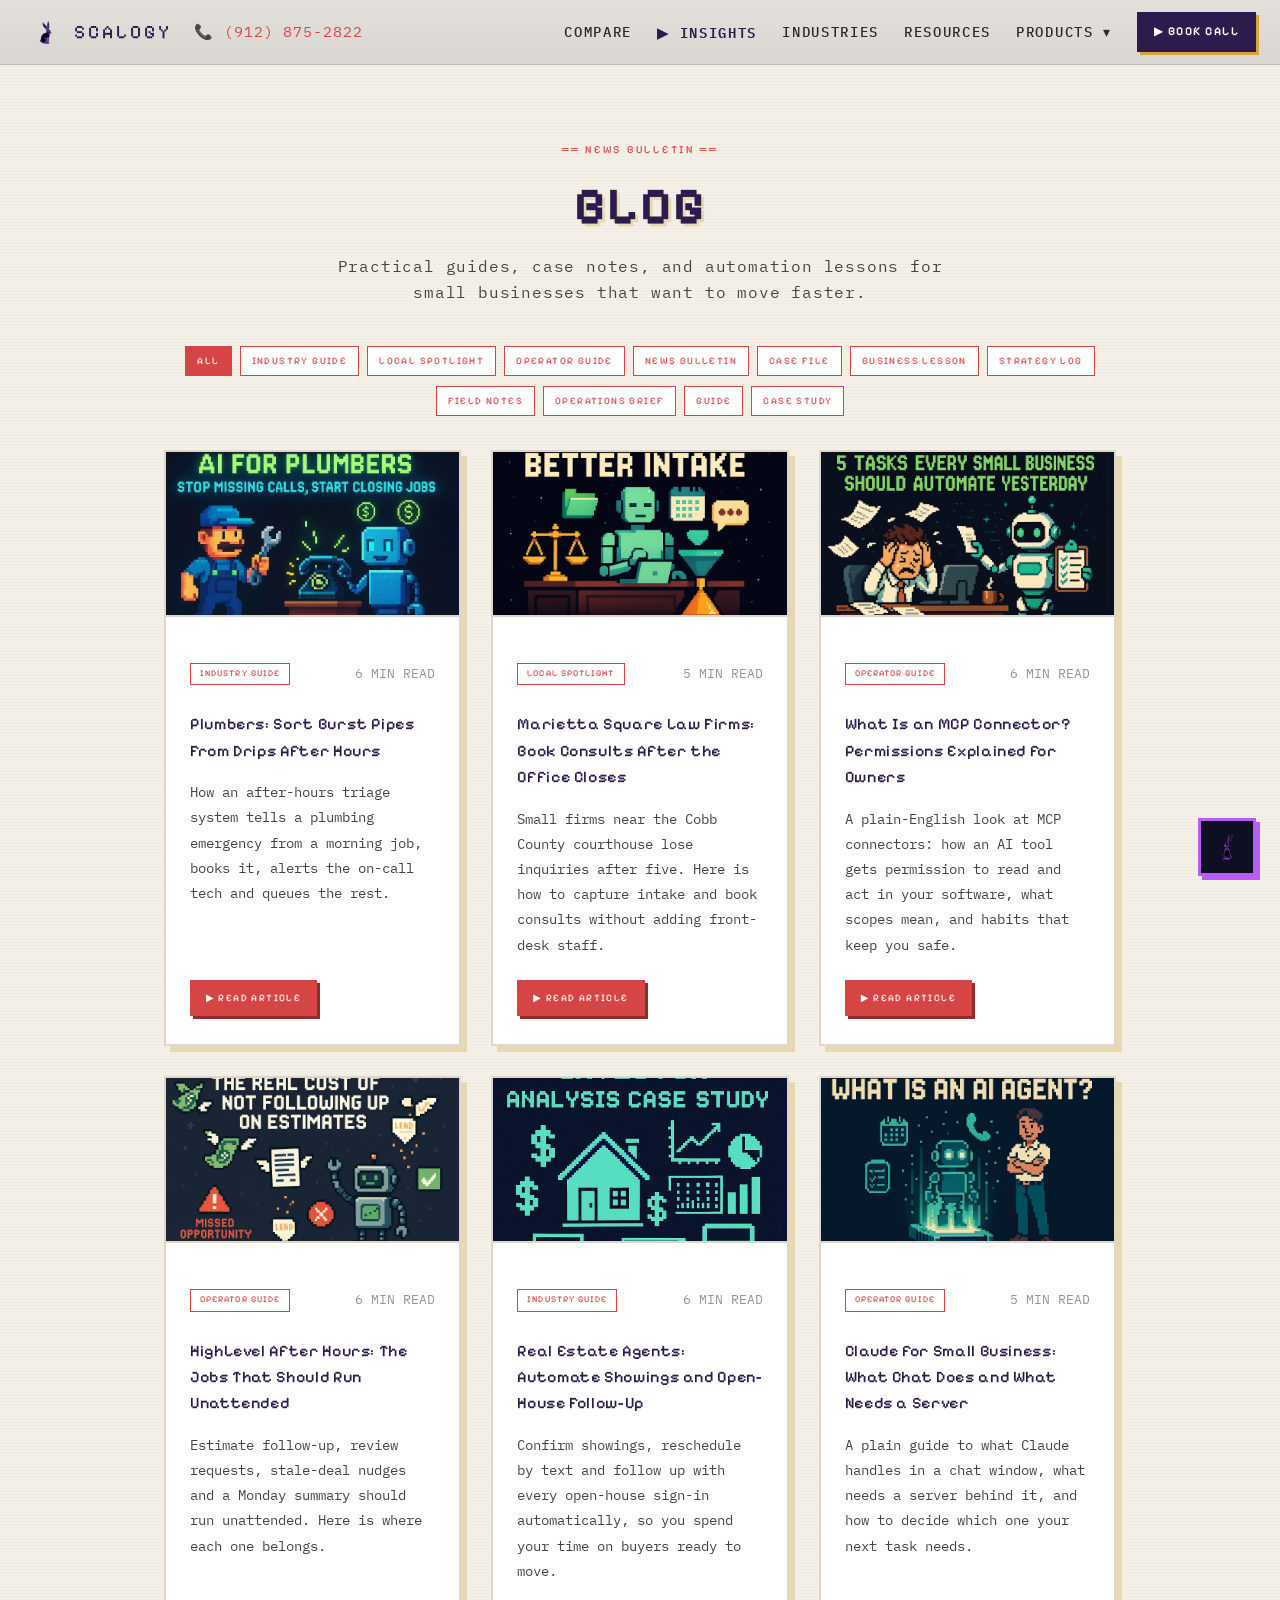
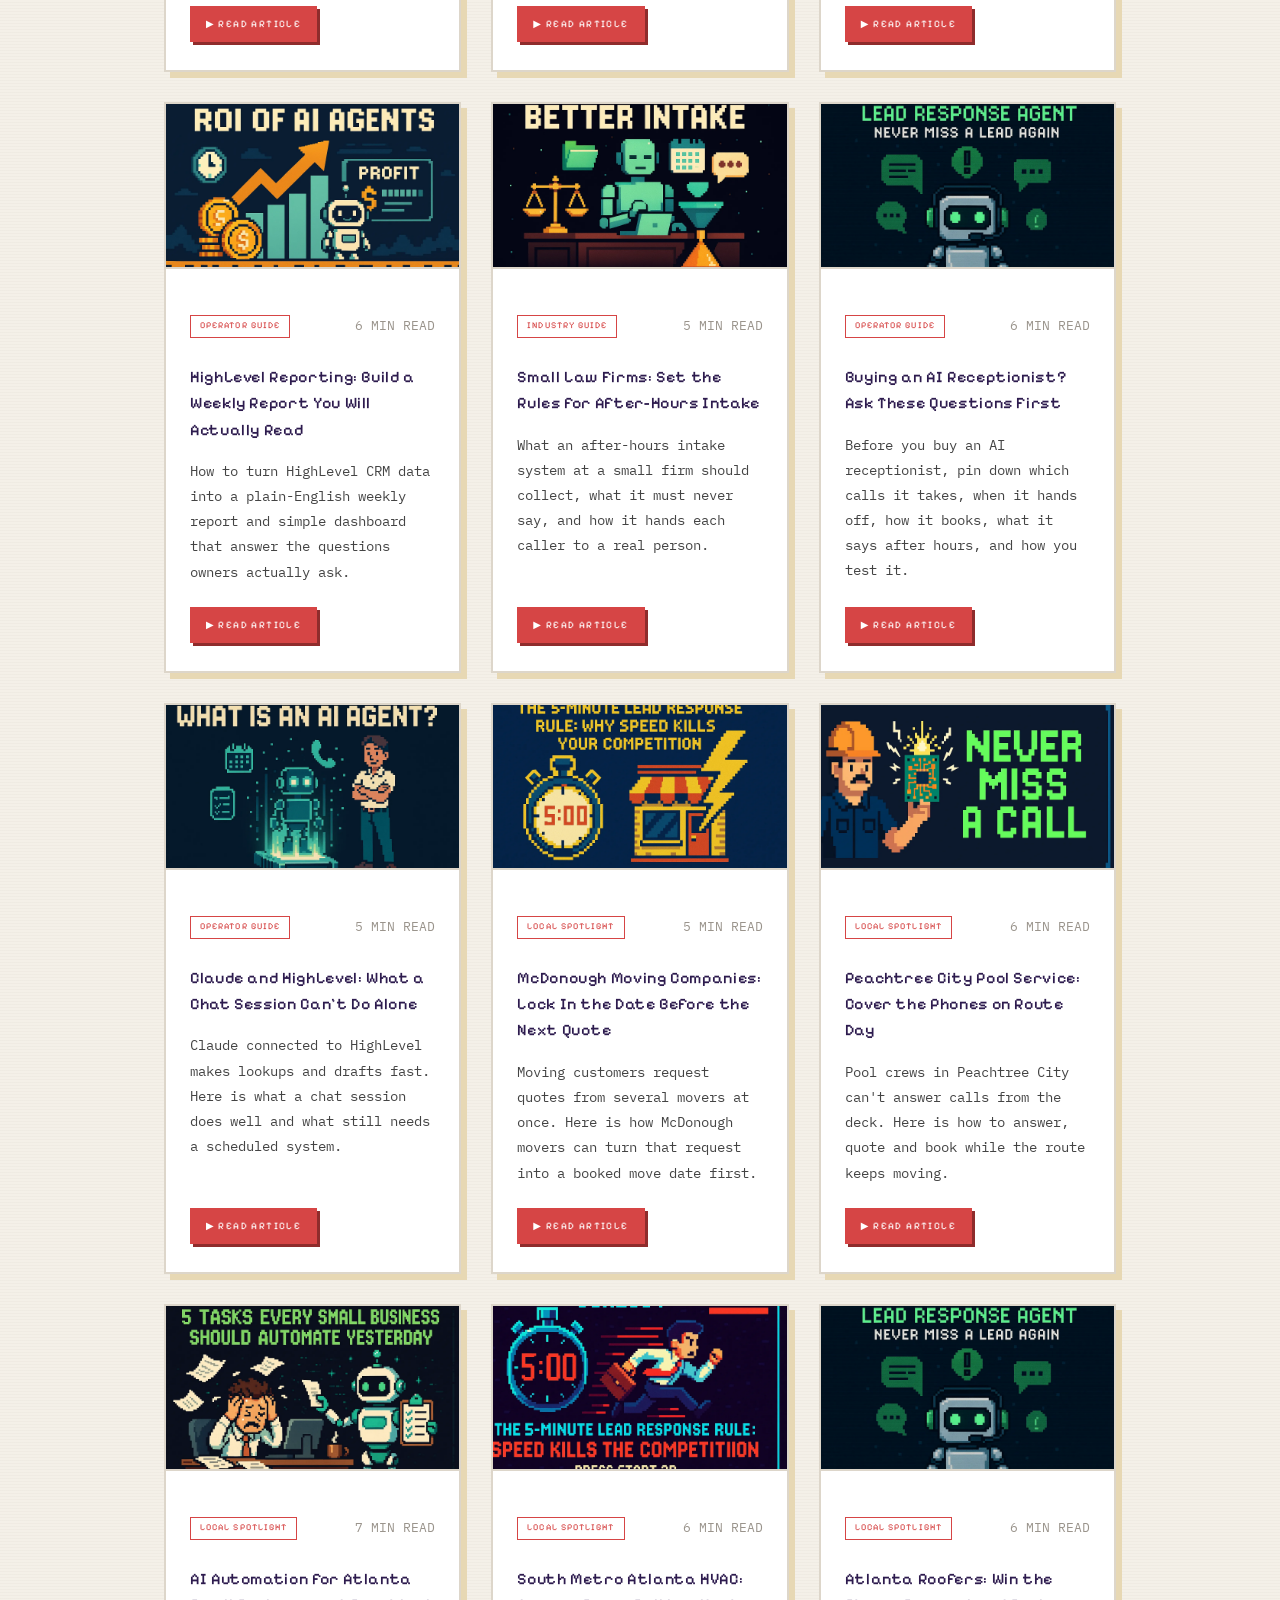
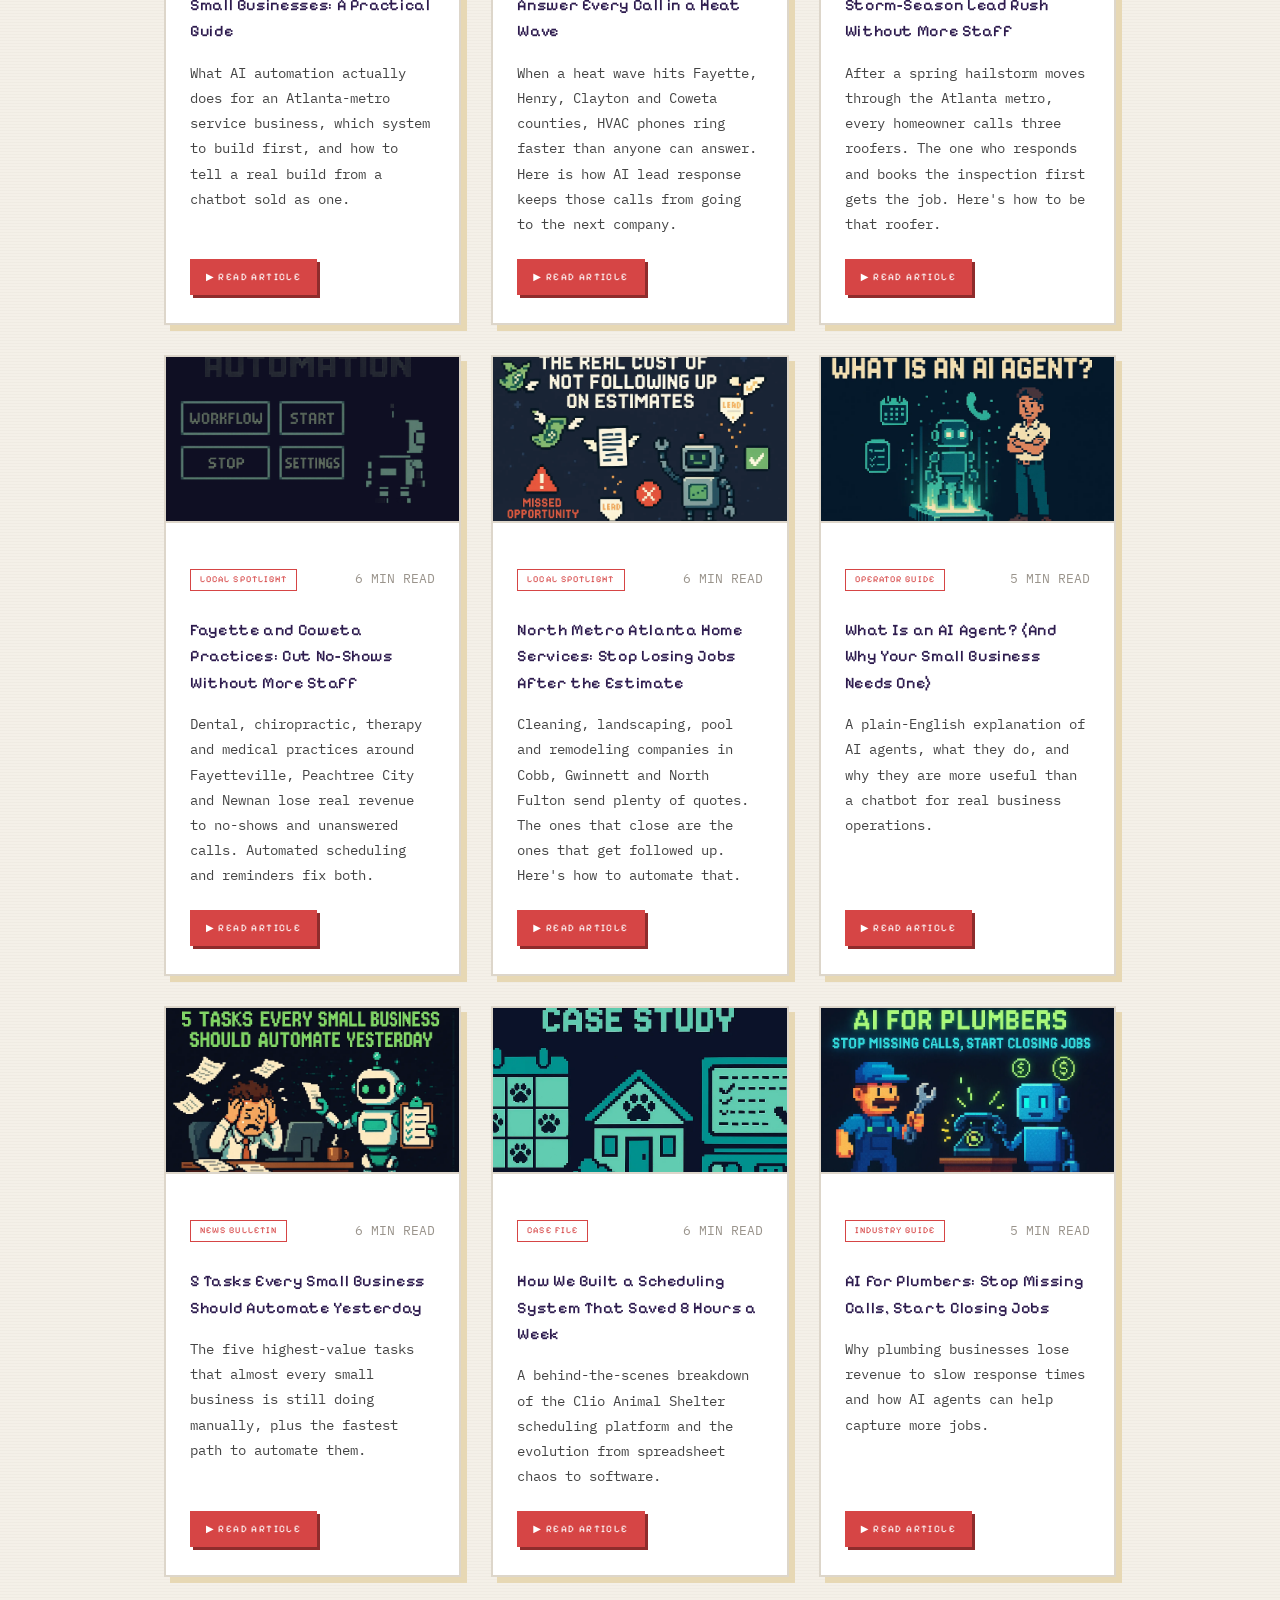
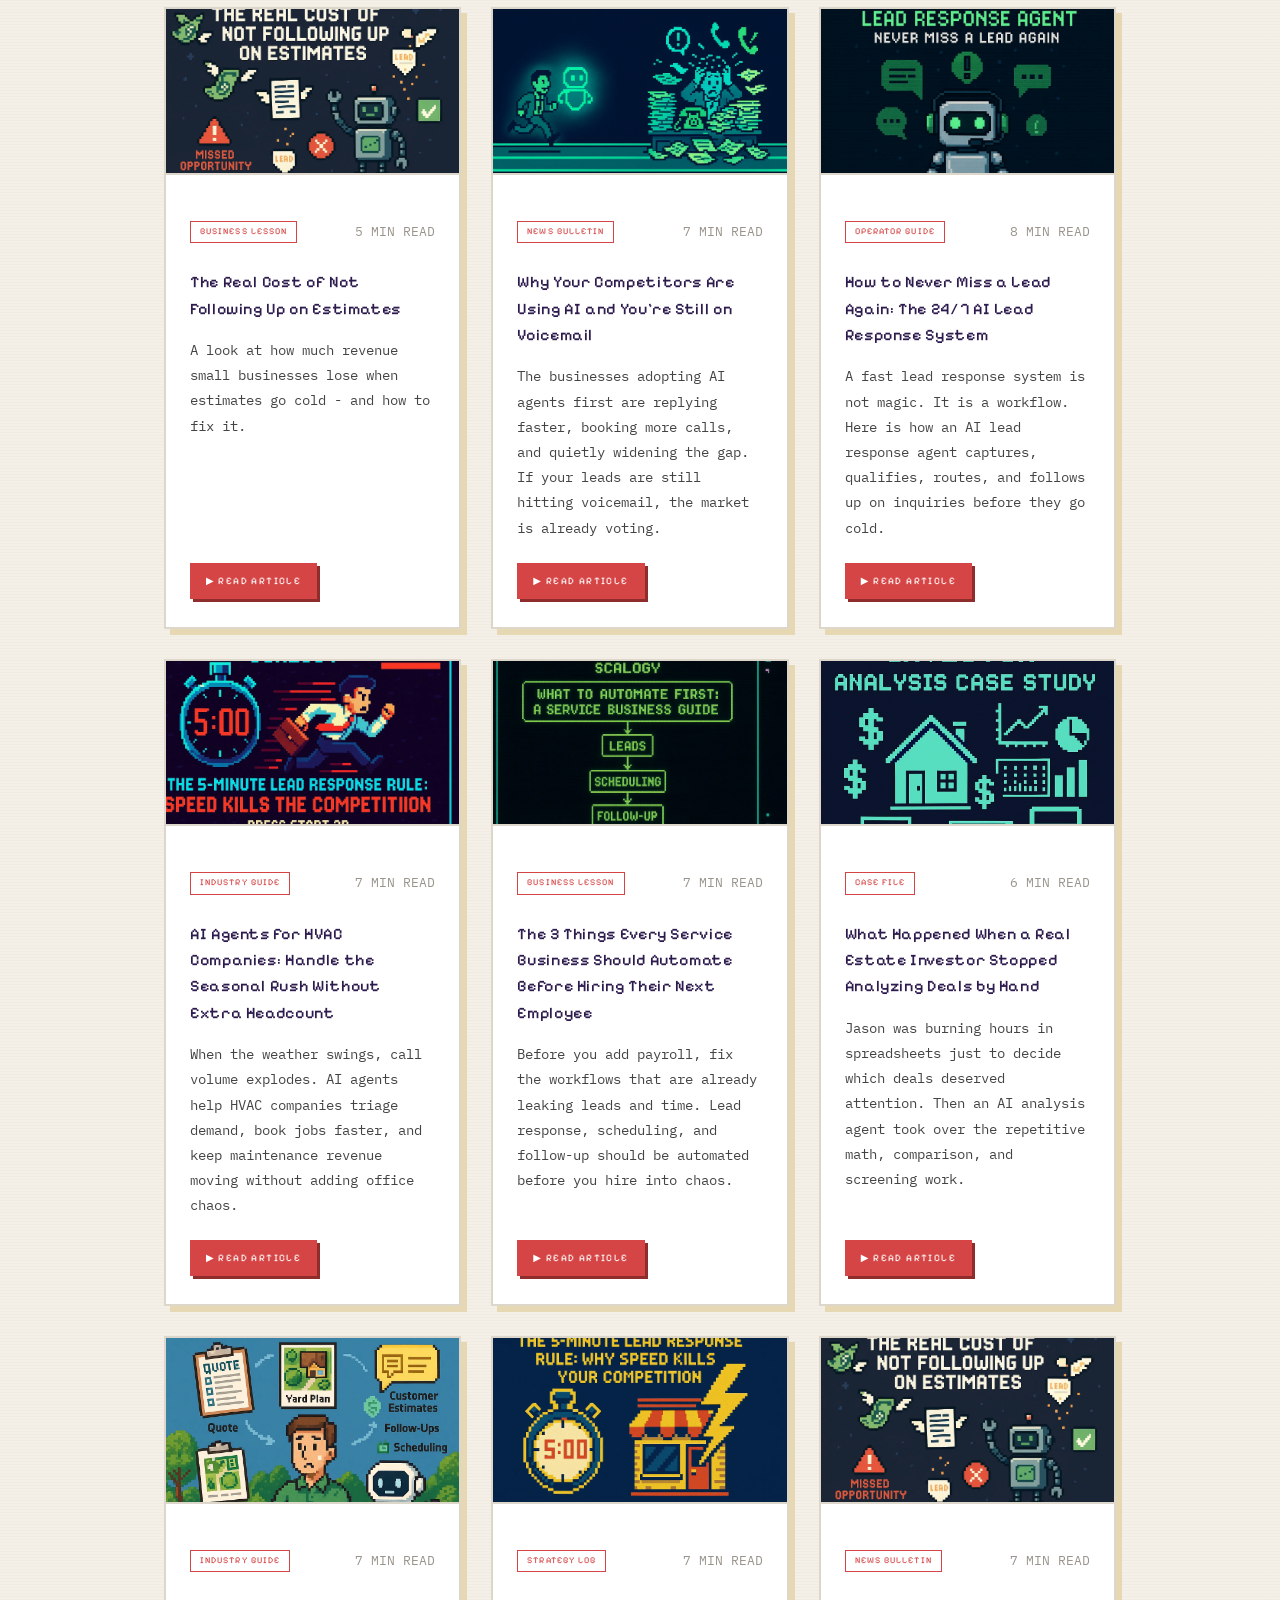
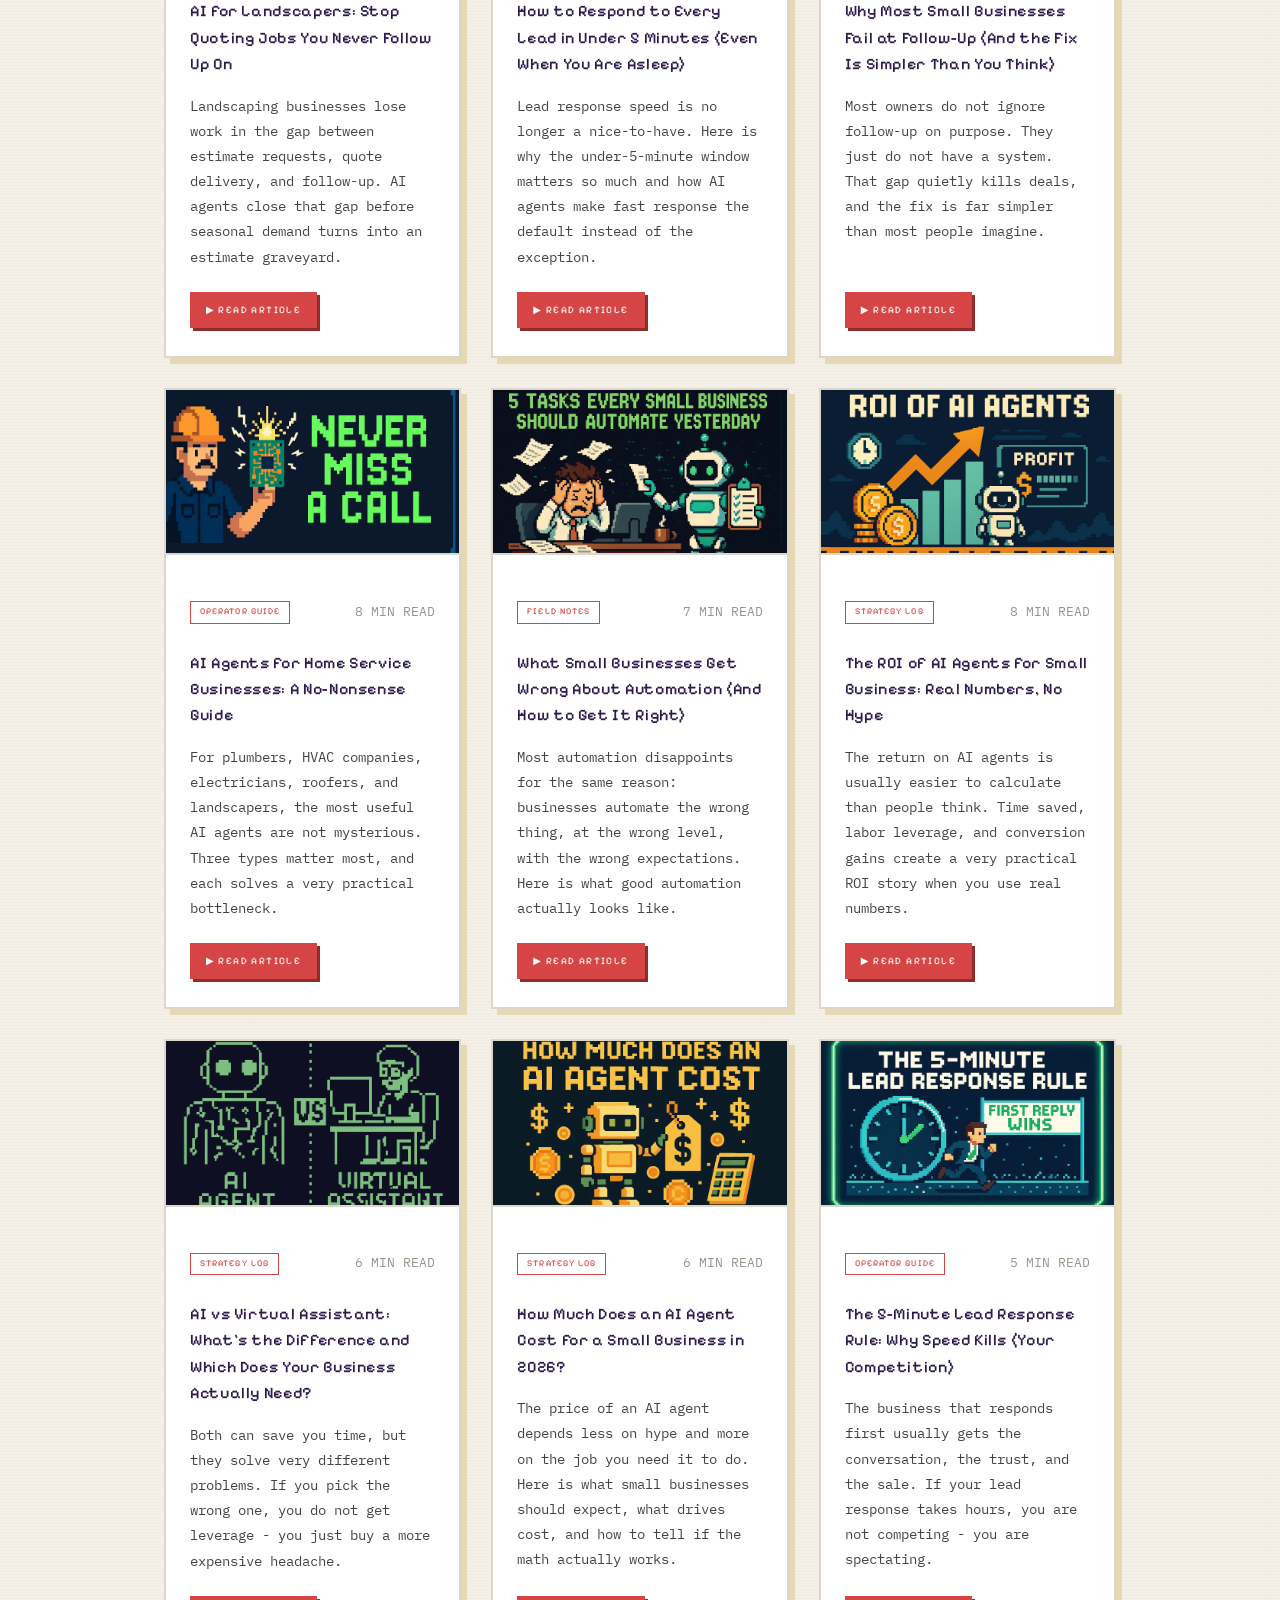
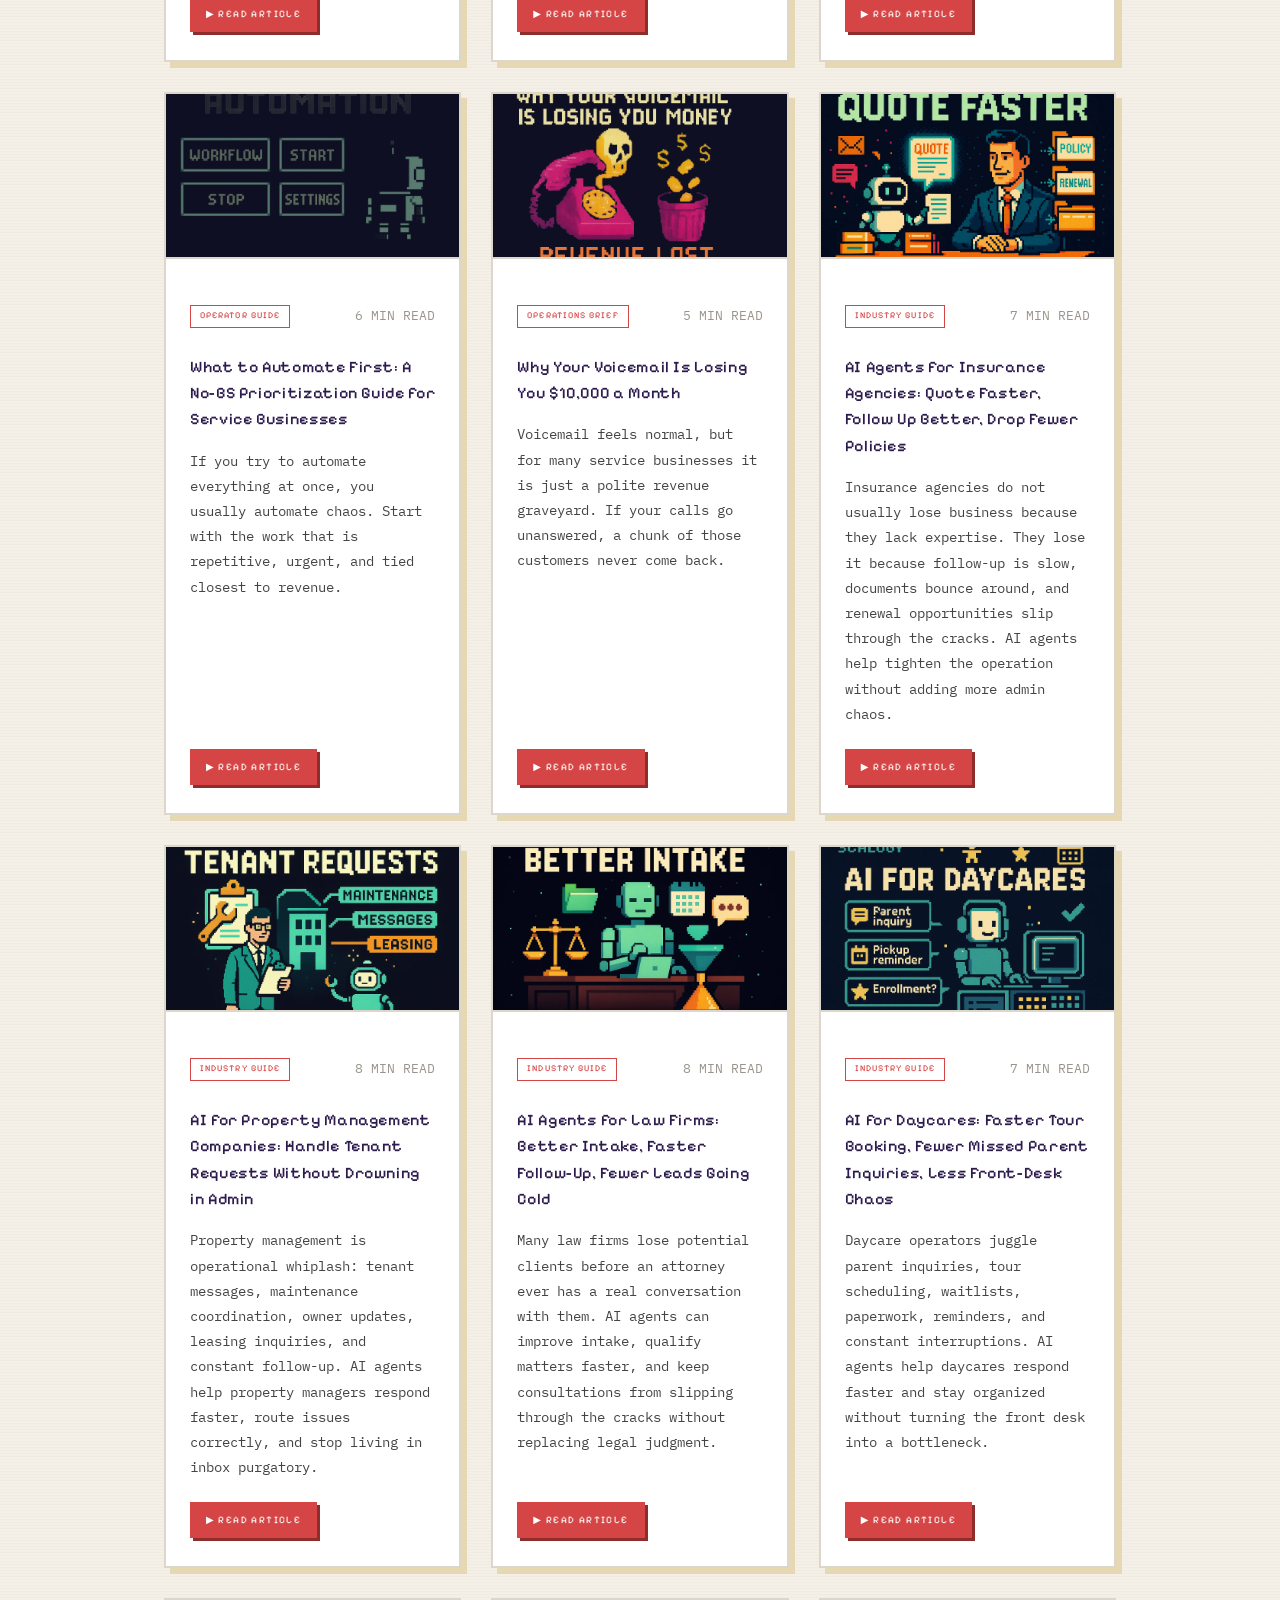
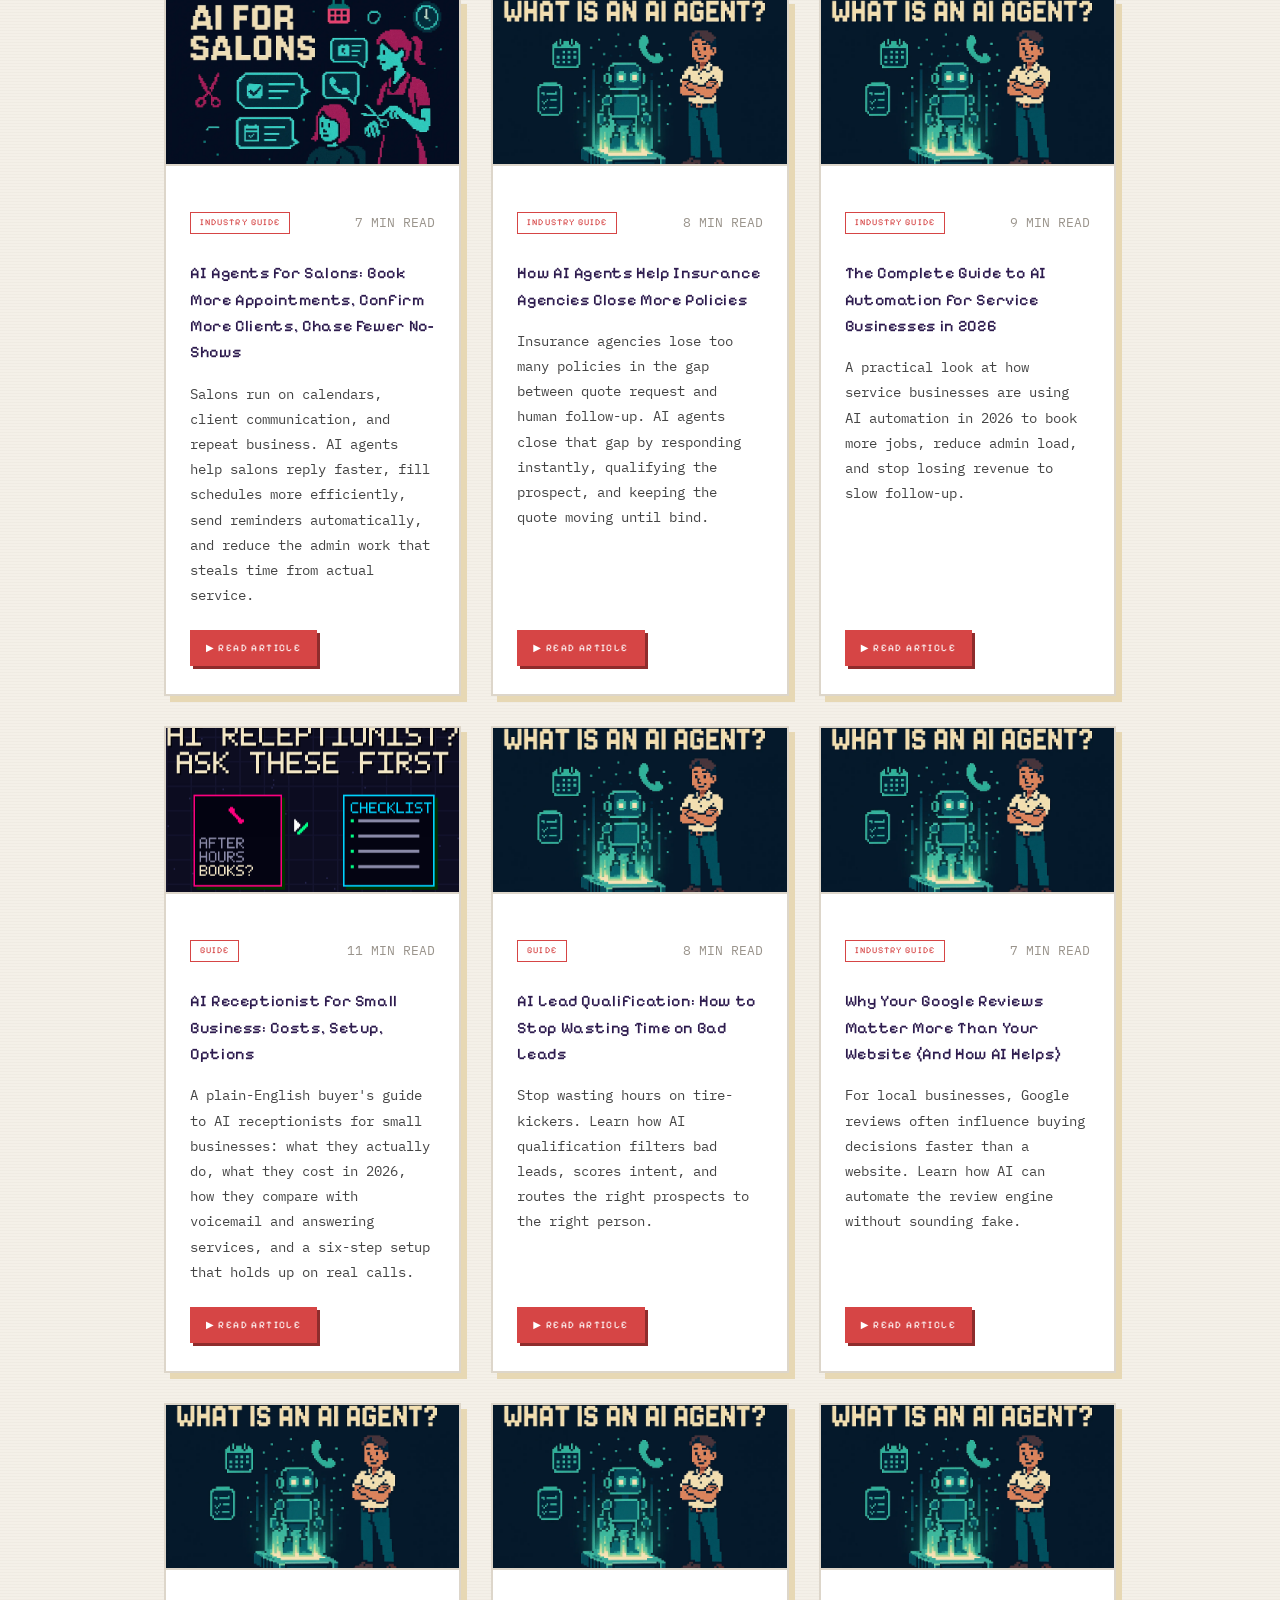
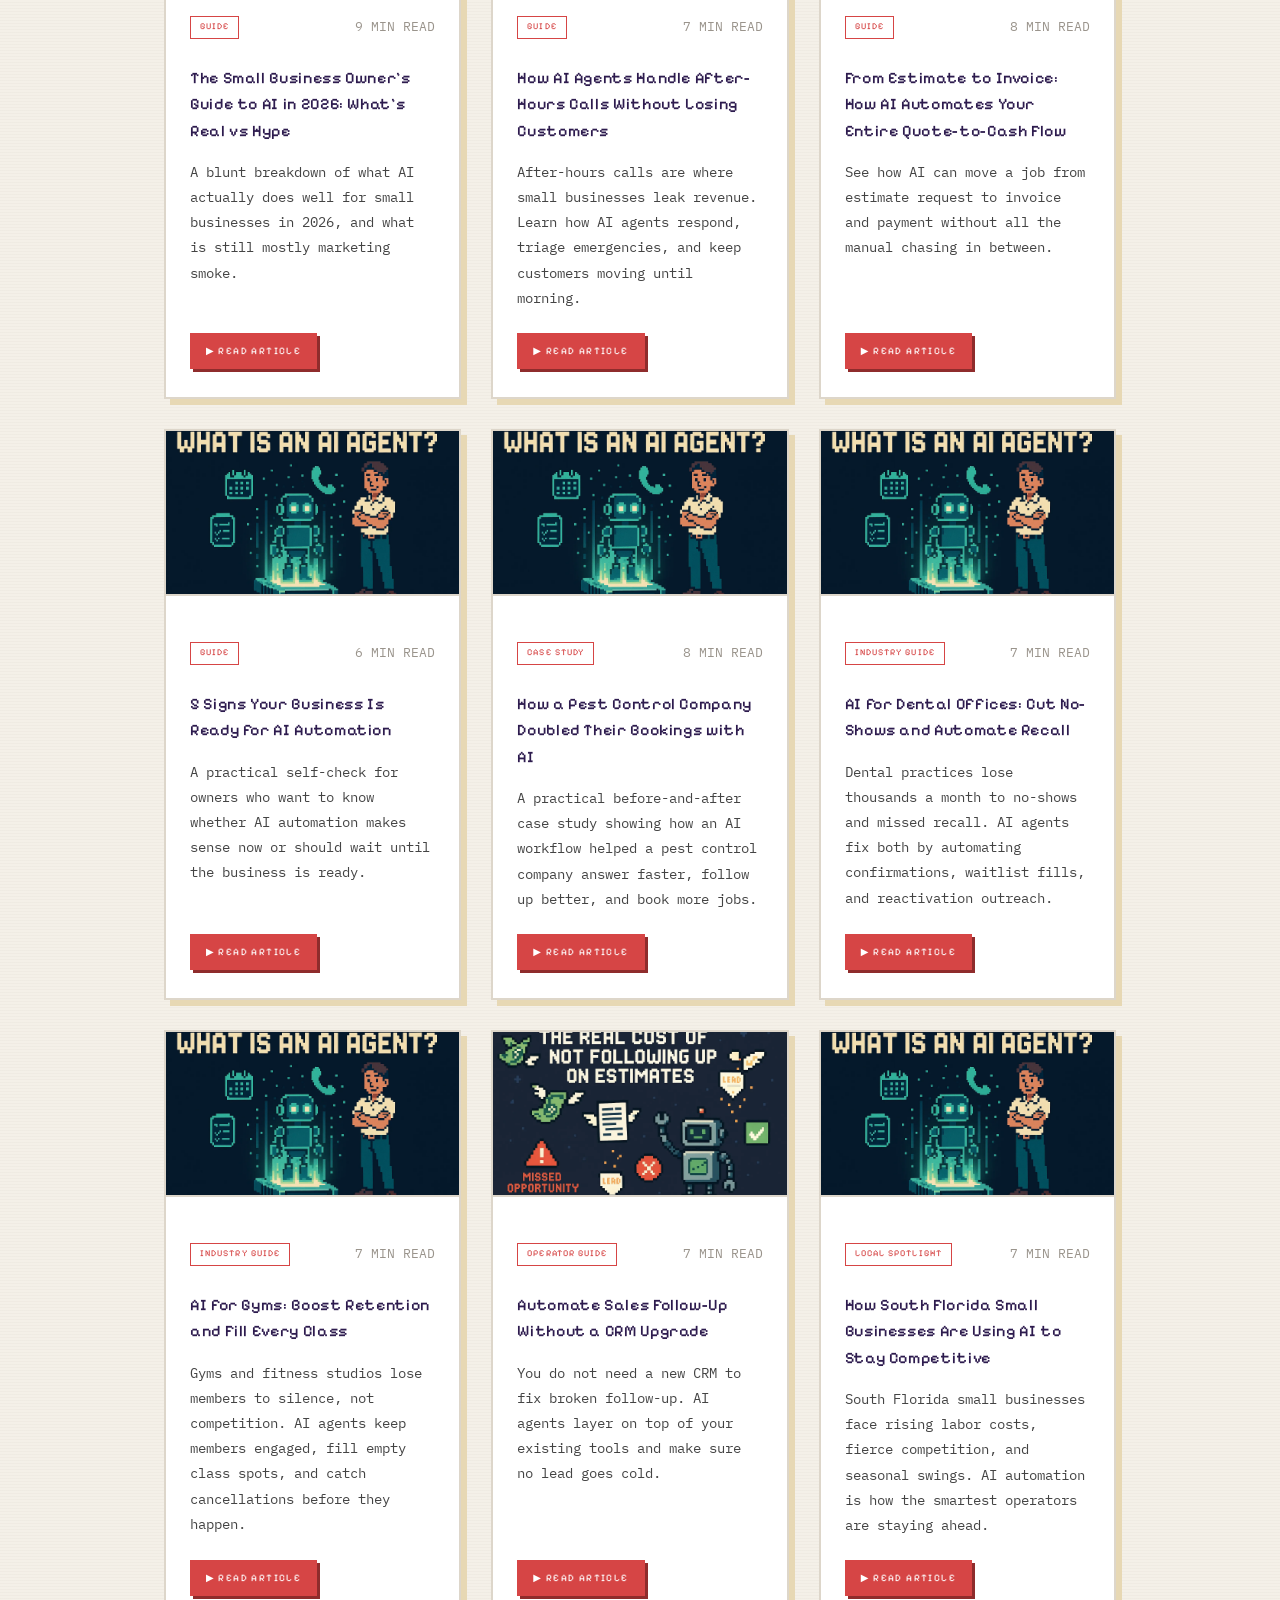
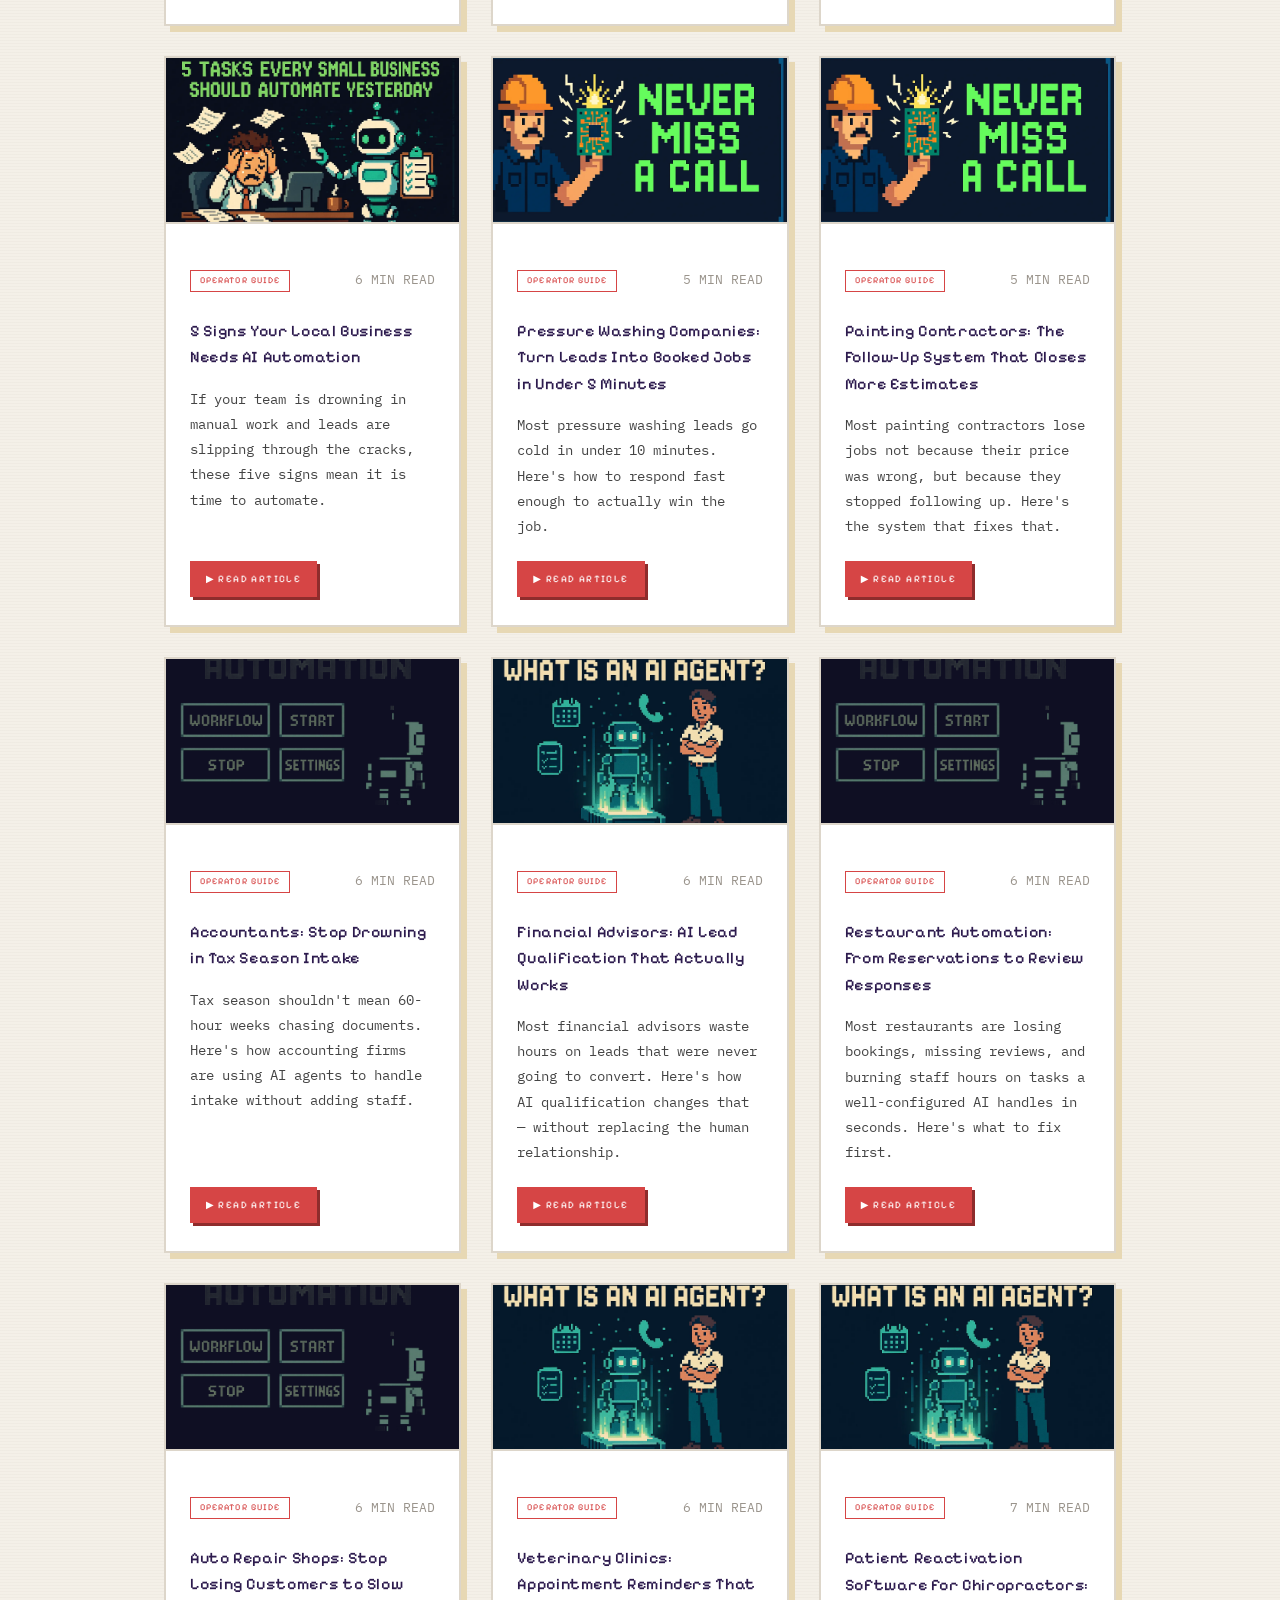
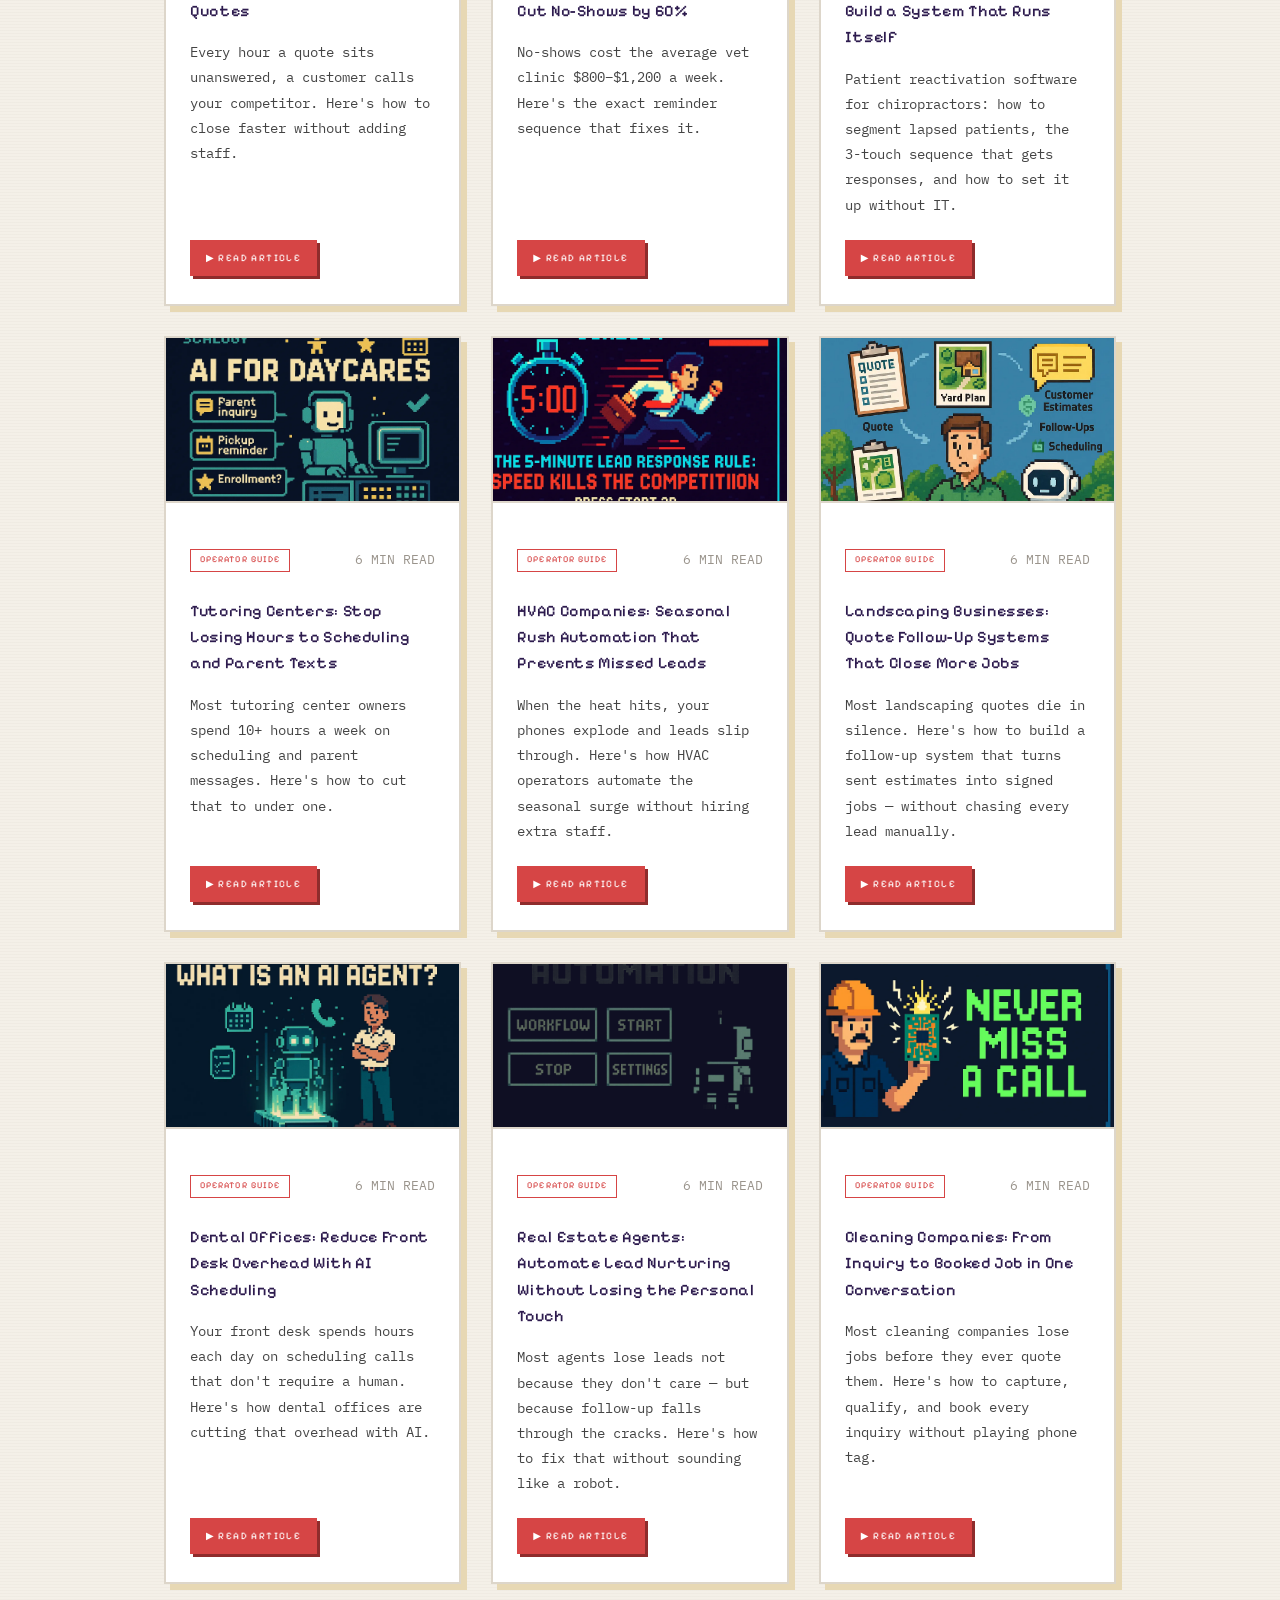
<file: blog.html>
<!DOCTYPE html>
<html lang="en">
<head>
<meta charset="utf-8">
<meta name="viewport" content="width=device-width, initial-scale=1">
<title>Blog — AI Automation Insights for Small Businesses — Scalogy</title>
<meta name="description" content="Practical guides, case studies, and tips on using AI agents to automate your small business.">
<link rel="canonical" href="https://scalogy.com/blog">
<link rel="icon" href="images/98255ff23bd022ff.webp" type="image/webp">
<link rel="preconnect" href="https://fonts.googleapis.com">
<link rel="preconnect" href="https://fonts.gstatic.com" crossorigin>
<link rel="stylesheet" href="https://fonts.googleapis.com/css2?family=IBM+Plex+Mono:ital,wght@0,400;0,500;0,600;0,700;1,400&family=Pixelify+Sans:wght@400;500;600;700&family=Press+Start+2P&family=Share+Tech+Mono&display=swap">
<link rel="stylesheet" href="styles.css">
</head>
<body class="page-blog">
<header class="site-header">
  <nav class="nav" aria-label="Main">
    <div class="nav-left"><a class="brand" href="index.html"><img src="images/98255ff23bd022ff.webp" alt="Scalogy mascot" width="28" height="28"><span>SCALOGY</span></a><a class="nav-phone" href="tel:+19128752822">📞 (912) 875-2822</a></div>
    <div class="nav-links" id="nav-links"><a href="compare.html">COMPARE</a><a href="blog.html" class="active" aria-current="page">INSIGHTS</a><a href="https://scalogy.com/industries">INDUSTRIES</a><a href="https://scalogy.com/resources">RESOURCES</a><div class="nav-products"><span>PRODUCTS ▾</span></div><a class="btn-book" href="contact.html">▶ BOOK CALL</a></div>
    <button class="nav-toggle" type="button" aria-label="Menu" aria-expanded="false" aria-controls="nav-links">☰</button>
  </nav>
</header>
<main>
<input class="blog-filter-input" type="radio" name="blog-filter" id="f-all" checked>
<input class="blog-filter-input" type="radio" name="blog-filter" id="f-industry-guide">
<input class="blog-filter-input" type="radio" name="blog-filter" id="f-local-spotlight">
<input class="blog-filter-input" type="radio" name="blog-filter" id="f-operator-guide">
<input class="blog-filter-input" type="radio" name="blog-filter" id="f-news-bulletin">
<input class="blog-filter-input" type="radio" name="blog-filter" id="f-case-file">
<input class="blog-filter-input" type="radio" name="blog-filter" id="f-business-lesson">
<input class="blog-filter-input" type="radio" name="blog-filter" id="f-strategy-log">
<input class="blog-filter-input" type="radio" name="blog-filter" id="f-field-notes">
<input class="blog-filter-input" type="radio" name="blog-filter" id="f-operations-brief">
<input class="blog-filter-input" type="radio" name="blog-filter" id="f-guide">
<input class="blog-filter-input" type="radio" name="blog-filter" id="f-case-study">
<section class="page-hero blog-hero"><div class="label">══ NEWS BULLETIN ══</div><h1 class="px">BLOG</h1><p>Practical guides, case notes, and automation lessons for small businesses that want to move faster.</p></section>
<div class="filters" role="group" aria-label="Filter articles"><label for="f-all">ALL</label><label for="f-industry-guide">INDUSTRY GUIDE</label><label for="f-local-spotlight">LOCAL SPOTLIGHT</label><label for="f-operator-guide">OPERATOR GUIDE</label><label for="f-news-bulletin">NEWS BULLETIN</label><label for="f-case-file">CASE FILE</label><label for="f-business-lesson">BUSINESS LESSON</label><label for="f-strategy-log">STRATEGY LOG</label><label for="f-field-notes">FIELD NOTES</label><label for="f-operations-brief">OPERATIONS BRIEF</label><label for="f-guide">GUIDE</label><label for="f-case-study">CASE STUDY</label></div>
<div class="posts">
<article class="post" data-cat="industry-guide"><div class="post-img"><img src="images/cfe4f97611c68ec6.webp" alt="Plumbers: Sort Burst Pipes From Drips After Hours" loading="lazy" width="1536" height="1024"></div><div class="post-body"><div class="post-meta"><span>INDUSTRY GUIDE</span><span>6 MIN READ</span></div><h2>Plumbers: Sort Burst Pipes From Drips After Hours</h2><p>How an after-hours triage system tells a plumbing emergency from a morning job, books it, alerts the on-call tech and queues the rest.</p><a href="https://scalogy.com/blog/plumbers-after-hours-emergency-triage-system">▶ READ ARTICLE</a></div></article>
<article class="post" data-cat="local-spotlight"><div class="post-img"><img src="images/4638e9c0b143d950.webp" alt="Marietta Square Law Firms: Book Consults After the Office Closes" loading="lazy" width="1536" height="1024"></div><div class="post-body"><div class="post-meta"><span>LOCAL SPOTLIGHT</span><span>5 MIN READ</span></div><h2>Marietta Square Law Firms: Book Consults After the Office Closes</h2><p>Small firms near the Cobb County courthouse lose inquiries after five. Here is how to capture intake and book consults without adding front-desk staff.</p><a href="https://scalogy.com/blog/marietta-law-firms-after-hours-consultation-booking">▶ READ ARTICLE</a></div></article>
<article class="post" data-cat="operator-guide"><div class="post-img"><img src="images/03df85c217eba413.webp" alt="What Is an MCP Connector? Permissions Explained for Owners" loading="lazy" width="1536" height="1024"></div><div class="post-body"><div class="post-meta"><span>OPERATOR GUIDE</span><span>6 MIN READ</span></div><h2>What Is an MCP Connector? Permissions Explained for Owners</h2><p>A plain-English look at MCP connectors: how an AI tool gets permission to read and act in your software, what scopes mean, and habits that keep you safe.</p><a href="https://scalogy.com/blog/what-is-an-mcp-connector-permissions-guide-for-owners">▶ READ ARTICLE</a></div></article>
<article class="post" data-cat="operator-guide"><div class="post-img"><img src="images/4367c00c488a3ed7.webp" alt="HighLevel After Hours: The Jobs That Should Run Unattended" loading="lazy" width="1536" height="1024"></div><div class="post-body"><div class="post-meta"><span>OPERATOR GUIDE</span><span>6 MIN READ</span></div><h2>HighLevel After Hours: The Jobs That Should Run Unattended</h2><p>Estimate follow-up, review requests, stale-deal nudges and a Monday summary should run unattended. Here is where each one belongs.</p><a href="https://scalogy.com/blog/highlevel-scheduled-automations-run-while-logged-out">▶ READ ARTICLE</a></div></article>
<article class="post" data-cat="industry-guide"><div class="post-img"><img src="images/db813756d125cd92.webp" alt="Real Estate Agents: Automate Showings and Open-House Follow-Up" loading="lazy" width="1536" height="1024"></div><div class="post-body"><div class="post-meta"><span>INDUSTRY GUIDE</span><span>6 MIN READ</span></div><h2>Real Estate Agents: Automate Showings and Open-House Follow-Up</h2><p>Confirm showings, reschedule by text and follow up with every open-house sign-in automatically, so you spend your time on buyers ready to move.</p><a href="https://scalogy.com/blog/real-estate-agents-showing-coordination-open-house-follow-up">▶ READ ARTICLE</a></div></article>
<article class="post" data-cat="operator-guide"><div class="post-img"><img src="images/b48e938af1e5080e.webp" alt="Claude for Small Business: What Chat Does and What Needs a Server" loading="lazy" width="1536" height="1024"></div><div class="post-body"><div class="post-meta"><span>OPERATOR GUIDE</span><span>5 MIN READ</span></div><h2>Claude for Small Business: What Chat Does and What Needs a Server</h2><p>A plain guide to what Claude handles in a chat window, what needs a server behind it, and how to decide which one your next task needs.</p><a href="https://scalogy.com/blog/claude-for-small-business-chat-vs-server-setup">▶ READ ARTICLE</a></div></article>
<article class="post" data-cat="operator-guide"><div class="post-img"><img src="images/354b4c7c860dcfff.webp" alt="HighLevel Reporting: Build a Weekly Report You Will Actually Read" loading="lazy" width="1536" height="1024"></div><div class="post-body"><div class="post-meta"><span>OPERATOR GUIDE</span><span>6 MIN READ</span></div><h2>HighLevel Reporting: Build a Weekly Report You Will Actually Read</h2><p>How to turn HighLevel CRM data into a plain-English weekly report and simple dashboard that answer the questions owners actually ask.</p><a href="https://scalogy.com/blog/highlevel-weekly-owner-report-plain-english-dashboard">▶ READ ARTICLE</a></div></article>
<article class="post" data-cat="industry-guide"><div class="post-img"><img src="images/4638e9c0b143d950.webp" alt="Small Law Firms: Set the Rules for After-Hours Intake" loading="lazy" width="1536" height="1024"></div><div class="post-body"><div class="post-meta"><span>INDUSTRY GUIDE</span><span>5 MIN READ</span></div><h2>Small Law Firms: Set the Rules for After-Hours Intake</h2><p>What an after-hours intake system at a small firm should collect, what it must never say, and how it hands each caller to a real person.</p><a href="https://scalogy.com/blog/small-law-firm-after-hours-intake-rules-handoff">▶ READ ARTICLE</a></div></article>
<article class="post" data-cat="operator-guide"><div class="post-img"><img src="images/4c50d2a4c487959e.webp" alt="Buying an AI Receptionist? Ask These Questions First" loading="lazy" width="1536" height="1024"></div><div class="post-body"><div class="post-meta"><span>OPERATOR GUIDE</span><span>6 MIN READ</span></div><h2>Buying an AI Receptionist? Ask These Questions First</h2><p>Before you buy an AI receptionist, pin down which calls it takes, when it hands off, how it books, what it says after hours, and how you test it.</p><a href="https://scalogy.com/blog/ai-receptionist-buyer-questions-before-you-buy">▶ READ ARTICLE</a></div></article>
<article class="post" data-cat="operator-guide"><div class="post-img"><img src="images/b48e938af1e5080e.webp" alt="Claude and HighLevel: What a Chat Session Can&#x27;t Do Alone" loading="lazy" width="1536" height="1024"></div><div class="post-body"><div class="post-meta"><span>OPERATOR GUIDE</span><span>5 MIN READ</span></div><h2>Claude and HighLevel: What a Chat Session Can't Do Alone</h2><p>Claude connected to HighLevel makes lookups and drafts fast. Here is what a chat session does well and what still needs a scheduled system.</p><a href="https://scalogy.com/blog/claude-highlevel-mcp-connector-chat-vs-scheduled-system">▶ READ ARTICLE</a></div></article>
<article class="post" data-cat="local-spotlight"><div class="post-img"><img src="images/1cd07b75035c89ae.webp" alt="McDonough Moving Companies: Lock In the Date Before the Next Quote" loading="lazy" width="1536" height="1024"></div><div class="post-body"><div class="post-meta"><span>LOCAL SPOTLIGHT</span><span>5 MIN READ</span></div><h2>McDonough Moving Companies: Lock In the Date Before the Next Quote</h2><p>Moving customers request quotes from several movers at once. Here is how McDonough movers can turn that request into a booked move date first.</p><a href="https://scalogy.com/blog/mcdonough-moving-companies-quote-to-booked-move-date">▶ READ ARTICLE</a></div></article>
<article class="post" data-cat="local-spotlight"><div class="post-img"><img src="images/99f9c6d7de5fceb8.webp" alt="Peachtree City Pool Service: Cover the Phones on Route Day" loading="lazy" width="1536" height="1024"></div><div class="post-body"><div class="post-meta"><span>LOCAL SPOTLIGHT</span><span>6 MIN READ</span></div><h2>Peachtree City Pool Service: Cover the Phones on Route Day</h2><p>Pool crews in Peachtree City can't answer calls from the deck. Here is how to answer, quote and book while the route keeps moving.</p><a href="https://scalogy.com/blog/peachtree-city-pool-service-route-day-phone-coverage">▶ READ ARTICLE</a></div></article>
<article class="post" data-cat="local-spotlight"><div class="post-img"><img src="images/56969b46534877b0.webp" alt="AI Automation for Atlanta Small Businesses: A Practical Guide" loading="lazy" width="1536" height="1024"></div><div class="post-body"><div class="post-meta"><span>LOCAL SPOTLIGHT</span><span>7 MIN READ</span></div><h2>AI Automation for Atlanta Small Businesses: A Practical Guide</h2><p>What AI automation actually does for an Atlanta-metro service business, which system to build first, and how to tell a real build from a chatbot sold as one.</p><a href="https://scalogy.com/blog/atlanta-small-business-ai-automation-guide">▶ READ ARTICLE</a></div></article>
<article class="post" data-cat="local-spotlight"><div class="post-img"><img src="images/6b2ac9c3b8adcd4a.webp" alt="South Metro Atlanta HVAC: Answer Every Call in a Heat Wave" loading="lazy" width="1536" height="1024"></div><div class="post-body"><div class="post-meta"><span>LOCAL SPOTLIGHT</span><span>6 MIN READ</span></div><h2>South Metro Atlanta HVAC: Answer Every Call in a Heat Wave</h2><p>When a heat wave hits Fayette, Henry, Clayton and Coweta counties, HVAC phones ring faster than anyone can answer. Here is how AI lead response keeps those calls from going to the next company.</p><a href="https://scalogy.com/blog/ai-for-south-metro-atlanta-hvac-companies">▶ READ ARTICLE</a></div></article>
<article class="post" data-cat="local-spotlight"><div class="post-img"><img src="images/4c50d2a4c487959e.webp" alt="Atlanta Roofers: Win the Storm-Season Lead Rush Without More Staff" loading="lazy" width="1536" height="1024"></div><div class="post-body"><div class="post-meta"><span>LOCAL SPOTLIGHT</span><span>6 MIN READ</span></div><h2>Atlanta Roofers: Win the Storm-Season Lead Rush Without More Staff</h2><p>After a spring hailstorm moves through the Atlanta metro, every homeowner calls three roofers. The one who responds and books the inspection first gets the job. Here's how to be that roofer.</p><a href="https://scalogy.com/blog/atlanta-roofers-storm-season-lead-response">▶ READ ARTICLE</a></div></article>
<article class="post" data-cat="local-spotlight"><div class="post-img"><img src="images/ac8cd8671fe7c3ea.webp" alt="Fayette and Coweta Practices: Cut No-Shows Without More Staff" loading="lazy" width="1536" height="1024"></div><div class="post-body"><div class="post-meta"><span>LOCAL SPOTLIGHT</span><span>6 MIN READ</span></div><h2>Fayette and Coweta Practices: Cut No-Shows Without More Staff</h2><p>Dental, chiropractic, therapy and medical practices around Fayetteville, Peachtree City and Newnan lose real revenue to no-shows and unanswered calls. Automated scheduling and reminders fix both.</p><a href="https://scalogy.com/blog/fayette-coweta-practices-reduce-no-shows">▶ READ ARTICLE</a></div></article>
<article class="post" data-cat="local-spotlight"><div class="post-img"><img src="images/403562c1c2dba9b9.webp" alt="North Metro Atlanta Home Services: Stop Losing Jobs After the Estimate" loading="lazy" width="1536" height="1024"></div><div class="post-body"><div class="post-meta"><span>LOCAL SPOTLIGHT</span><span>6 MIN READ</span></div><h2>North Metro Atlanta Home Services: Stop Losing Jobs After the Estimate</h2><p>Cleaning, landscaping, pool and remodeling companies in Cobb, Gwinnett and North Fulton send plenty of quotes. The ones that close are the ones that get followed up. Here's how to automate that.</p><a href="https://scalogy.com/blog/north-metro-atlanta-home-services-estimate-follow-up">▶ READ ARTICLE</a></div></article>
<article class="post" data-cat="operator-guide"><div class="post-img"><img src="images/b48e938af1e5080e.webp" alt="What Is an AI Agent? (And Why Your Small Business Needs One)" loading="lazy" width="1536" height="1024"></div><div class="post-body"><div class="post-meta"><span>OPERATOR GUIDE</span><span>5 MIN READ</span></div><h2>What Is an AI Agent? (And Why Your Small Business Needs One)</h2><p>A plain-English explanation of AI agents, what they do, and why they are more useful than a chatbot for real business operations.</p><a href="https://scalogy.com/blog/what-is-an-ai-agent">▶ READ ARTICLE</a></div></article>
<article class="post" data-cat="news-bulletin"><div class="post-img"><img src="images/56969b46534877b0.webp" alt="5 Tasks Every Small Business Should Automate Yesterday" loading="lazy" width="1536" height="1024"></div><div class="post-body"><div class="post-meta"><span>NEWS BULLETIN</span><span>6 MIN READ</span></div><h2>5 Tasks Every Small Business Should Automate Yesterday</h2><p>The five highest-value tasks that almost every small business is still doing manually, plus the fastest path to automate them.</p><a href="https://scalogy.com/blog/5-tasks-every-small-business-should-automate-yesterday">▶ READ ARTICLE</a></div></article>
<article class="post" data-cat="case-file"><div class="post-img"><img src="images/1d02e87fc2bf8dde.webp" alt="How We Built a Scheduling System That Saved 8 Hours a Week" loading="lazy" width="1536" height="1024"></div><div class="post-body"><div class="post-meta"><span>CASE FILE</span><span>6 MIN READ</span></div><h2>How We Built a Scheduling System That Saved 8 Hours a Week</h2><p>A behind-the-scenes breakdown of the Clio Animal Shelter scheduling platform and the evolution from spreadsheet chaos to software.</p><a href="https://scalogy.com/blog/scheduling-system-saved-8-hours-a-week">▶ READ ARTICLE</a></div></article>
<article class="post" data-cat="industry-guide"><div class="post-img"><img src="images/cfe4f97611c68ec6.webp" alt="AI for Plumbers: Stop Missing Calls, Start Closing Jobs" loading="lazy" width="1536" height="1024"></div><div class="post-body"><div class="post-meta"><span>INDUSTRY GUIDE</span><span>5 MIN READ</span></div><h2>AI for Plumbers: Stop Missing Calls, Start Closing Jobs</h2><p>Why plumbing businesses lose revenue to slow response times and how AI agents can help capture more jobs.</p><a href="https://scalogy.com/blog/ai-for-plumbers-stop-missing-calls-start-closing-jobs">▶ READ ARTICLE</a></div></article>
<article class="post" data-cat="business-lesson"><div class="post-img"><img src="images/403562c1c2dba9b9.webp" alt="The Real Cost of Not Following Up on Estimates" loading="lazy" width="1536" height="1024"></div><div class="post-body"><div class="post-meta"><span>BUSINESS LESSON</span><span>5 MIN READ</span></div><h2>The Real Cost of Not Following Up on Estimates</h2><p>A look at how much revenue small businesses lose when estimates go cold - and how to fix it.</p><a href="https://scalogy.com/blog/cost-of-not-following-up-on-estimates">▶ READ ARTICLE</a></div></article>
<article class="post" data-cat="news-bulletin"><div class="post-img"><img src="images/8ab410b16fdb625c.webp" alt="Why Your Competitors Are Using AI and You&#x27;re Still on Voicemail" loading="lazy" width="1536" height="1024"></div><div class="post-body"><div class="post-meta"><span>NEWS BULLETIN</span><span>7 MIN READ</span></div><h2>Why Your Competitors Are Using AI and You're Still on Voicemail</h2><p>The businesses adopting AI agents first are replying faster, booking more calls, and quietly widening the gap. If your leads are still hitting voicemail, the market is already voting.</p><a href="https://scalogy.com/blog/why-your-competitors-are-using-ai-and-youre-still-on-voicemail">▶ READ ARTICLE</a></div></article>
<article class="post" data-cat="operator-guide"><div class="post-img"><img src="images/4c50d2a4c487959e.webp" alt="How to Never Miss a Lead Again: The 24/7 AI Lead Response System" loading="lazy" width="1536" height="1024"></div><div class="post-body"><div class="post-meta"><span>OPERATOR GUIDE</span><span>8 MIN READ</span></div><h2>How to Never Miss a Lead Again: The 24/7 AI Lead Response System</h2><p>A fast lead response system is not magic. It is a workflow. Here is how an AI lead response agent captures, qualifies, routes, and follows up on inquiries before they go cold.</p><a href="https://scalogy.com/blog/how-to-never-miss-a-lead-again-the-24-7-ai-lead-response-system">▶ READ ARTICLE</a></div></article>
<article class="post" data-cat="industry-guide"><div class="post-img"><img src="images/6b2ac9c3b8adcd4a.webp" alt="AI Agents for HVAC Companies: Handle the Seasonal Rush Without Extra Headcount" loading="lazy" width="1536" height="1024"></div><div class="post-body"><div class="post-meta"><span>INDUSTRY GUIDE</span><span>7 MIN READ</span></div><h2>AI Agents for HVAC Companies: Handle the Seasonal Rush Without Extra Headcount</h2><p>When the weather swings, call volume explodes. AI agents help HVAC companies triage demand, book jobs faster, and keep maintenance revenue moving without adding office chaos.</p><a href="https://scalogy.com/blog/ai-agents-for-hvac-companies-handle-the-seasonal-rush-without-extra-headcount">▶ READ ARTICLE</a></div></article>
<article class="post" data-cat="business-lesson"><div class="post-img"><img src="images/315825ddec3ecdb8.webp" alt="The 3 Things Every Service Business Should Automate Before Hiring Their Next Employee" loading="lazy" width="1536" height="1024"></div><div class="post-body"><div class="post-meta"><span>BUSINESS LESSON</span><span>7 MIN READ</span></div><h2>The 3 Things Every Service Business Should Automate Before Hiring Their Next Employee</h2><p>Before you add payroll, fix the workflows that are already leaking leads and time. Lead response, scheduling, and follow-up should be automated before you hire into chaos.</p><a href="https://scalogy.com/blog/the-3-things-every-service-business-should-automate-before-hiring-their-next-employee">▶ READ ARTICLE</a></div></article>
<article class="post" data-cat="case-file"><div class="post-img"><img src="images/db813756d125cd92.webp" alt="What Happened When a Real Estate Investor Stopped Analyzing Deals by Hand" loading="lazy" width="1536" height="1024"></div><div class="post-body"><div class="post-meta"><span>CASE FILE</span><span>6 MIN READ</span></div><h2>What Happened When a Real Estate Investor Stopped Analyzing Deals by Hand</h2><p>Jason was burning hours in spreadsheets just to decide which deals deserved attention. Then an AI analysis agent took over the repetitive math, comparison, and screening work.</p><a href="https://scalogy.com/blog/what-happened-when-a-real-estate-investor-stopped-analyzing-deals-by-hand">▶ READ ARTICLE</a></div></article>
<article class="post" data-cat="industry-guide"><div class="post-img"><img src="images/e851eb103f765eb5.webp" alt="AI for Landscapers: Stop Quoting Jobs You Never Follow Up On" loading="lazy" width="1536" height="1024"></div><div class="post-body"><div class="post-meta"><span>INDUSTRY GUIDE</span><span>7 MIN READ</span></div><h2>AI for Landscapers: Stop Quoting Jobs You Never Follow Up On</h2><p>Landscaping businesses lose work in the gap between estimate requests, quote delivery, and follow-up. AI agents close that gap before seasonal demand turns into an estimate graveyard.</p><a href="https://scalogy.com/blog/ai-for-landscapers-stop-quoting-jobs-you-never-follow-up-on">▶ READ ARTICLE</a></div></article>
<article class="post" data-cat="strategy-log"><div class="post-img"><img src="images/1cd07b75035c89ae.webp" alt="How to Respond to Every Lead in Under 5 Minutes (Even When You Are Asleep)" loading="lazy" width="1536" height="1024"></div><div class="post-body"><div class="post-meta"><span>STRATEGY LOG</span><span>7 MIN READ</span></div><h2>How to Respond to Every Lead in Under 5 Minutes (Even When You Are Asleep)</h2><p>Lead response speed is no longer a nice-to-have. Here is why the under-5-minute window matters so much and how AI agents make fast response the default instead of the exception.</p><a href="https://scalogy.com/blog/how-to-respond-to-leads-in-under-5-minutes">▶ READ ARTICLE</a></div></article>
<article class="post" data-cat="news-bulletin"><div class="post-img"><img src="images/4367c00c488a3ed7.webp" alt="Why Most Small Businesses Fail at Follow-Up (And the Fix Is Simpler Than You Think)" loading="lazy" width="1536" height="1024"></div><div class="post-body"><div class="post-meta"><span>NEWS BULLETIN</span><span>7 MIN READ</span></div><h2>Why Most Small Businesses Fail at Follow-Up (And the Fix Is Simpler Than You Think)</h2><p>Most owners do not ignore follow-up on purpose. They just do not have a system. That gap quietly kills deals, and the fix is far simpler than most people imagine.</p><a href="https://scalogy.com/blog/why-most-small-businesses-fail-at-follow-up">▶ READ ARTICLE</a></div></article>
<article class="post" data-cat="operator-guide"><div class="post-img"><img src="images/99f9c6d7de5fceb8.webp" alt="AI Agents for Home Service Businesses: A No-Nonsense Guide" loading="lazy" width="1536" height="1024"></div><div class="post-body"><div class="post-meta"><span>OPERATOR GUIDE</span><span>8 MIN READ</span></div><h2>AI Agents for Home Service Businesses: A No-Nonsense Guide</h2><p>For plumbers, HVAC companies, electricians, roofers, and landscapers, the most useful AI agents are not mysterious. Three types matter most, and each solves a very practical bottleneck.</p><a href="https://scalogy.com/blog/ai-agents-for-home-service-businesses">▶ READ ARTICLE</a></div></article>
<article class="post" data-cat="field-notes"><div class="post-img"><img src="images/03df85c217eba413.webp" alt="What Small Businesses Get Wrong About Automation (And How to Get It Right)" loading="lazy" width="1536" height="1024"></div><div class="post-body"><div class="post-meta"><span>FIELD NOTES</span><span>7 MIN READ</span></div><h2>What Small Businesses Get Wrong About Automation (And How to Get It Right)</h2><p>Most automation disappoints for the same reason: businesses automate the wrong thing, at the wrong level, with the wrong expectations. Here is what good automation actually looks like.</p><a href="https://scalogy.com/blog/what-small-businesses-get-wrong-about-automation">▶ READ ARTICLE</a></div></article>
<article class="post" data-cat="strategy-log"><div class="post-img"><img src="images/354b4c7c860dcfff.webp" alt="The ROI of AI Agents for Small Business: Real Numbers, No Hype" loading="lazy" width="1536" height="1024"></div><div class="post-body"><div class="post-meta"><span>STRATEGY LOG</span><span>8 MIN READ</span></div><h2>The ROI of AI Agents for Small Business: Real Numbers, No Hype</h2><p>The return on AI agents is usually easier to calculate than people think. Time saved, labor leverage, and conversion gains create a very practical ROI story when you use real numbers.</p><a href="https://scalogy.com/blog/the-roi-of-ai-agents-for-small-business">▶ READ ARTICLE</a></div></article>
<article class="post" data-cat="strategy-log"><div class="post-img"><img src="images/4b6b7f5281897c27.webp" alt="AI vs Virtual Assistant: What’s the Difference and Which Does Your Business Actually Need?" loading="lazy" width="1536" height="1024"></div><div class="post-body"><div class="post-meta"><span>STRATEGY LOG</span><span>6 MIN READ</span></div><h2>AI vs Virtual Assistant: What’s the Difference and Which Does Your Business Actually Need?</h2><p>Both can save you time, but they solve very different problems. If you pick the wrong one, you do not get leverage - you just buy a more expensive headache.</p><a href="https://scalogy.com/blog/ai-vs-virtual-assistant-whats-the-difference">▶ READ ARTICLE</a></div></article>
<article class="post" data-cat="strategy-log"><div class="post-img"><img src="images/674c25366a46e658.webp" alt="How Much Does an AI Agent Cost for a Small Business in 2026?" loading="lazy" width="1536" height="1024"></div><div class="post-body"><div class="post-meta"><span>STRATEGY LOG</span><span>6 MIN READ</span></div><h2>How Much Does an AI Agent Cost for a Small Business in 2026?</h2><p>The price of an AI agent depends less on hype and more on the job you need it to do. Here is what small businesses should expect, what drives cost, and how to tell if the math actually works.</p><a href="https://scalogy.com/blog/how-much-does-an-ai-agent-cost-small-business-2026">▶ READ ARTICLE</a></div></article>
<article class="post" data-cat="operator-guide"><div class="post-img"><img src="images/e82c1e21154b71ef.webp" alt="The 5-Minute Lead Response Rule: Why Speed Kills (Your Competition)" loading="lazy" width="1536" height="1024"></div><div class="post-body"><div class="post-meta"><span>OPERATOR GUIDE</span><span>5 MIN READ</span></div><h2>The 5-Minute Lead Response Rule: Why Speed Kills (Your Competition)</h2><p>The business that responds first usually gets the conversation, the trust, and the sale. If your lead response takes hours, you are not competing - you are spectating.</p><a href="https://scalogy.com/blog/5-minute-lead-response-rule-speed-kills-competition">▶ READ ARTICLE</a></div></article>
<article class="post" data-cat="operator-guide"><div class="post-img"><img src="images/ac8cd8671fe7c3ea.webp" alt="What to Automate First: A No-BS Prioritization Guide for Service Businesses" loading="lazy" width="1536" height="1024"></div><div class="post-body"><div class="post-meta"><span>OPERATOR GUIDE</span><span>6 MIN READ</span></div><h2>What to Automate First: A No-BS Prioritization Guide for Service Businesses</h2><p>If you try to automate everything at once, you usually automate chaos. Start with the work that is repetitive, urgent, and tied closest to revenue.</p><a href="https://scalogy.com/blog/what-to-automate-first-service-business-guide">▶ READ ARTICLE</a></div></article>
<article class="post" data-cat="operations-brief"><div class="post-img"><img src="images/60d8a4896c18a5a8.webp" alt="Why Your Voicemail Is Losing You $10,000 a Month" loading="lazy" width="1536" height="1024"></div><div class="post-body"><div class="post-meta"><span>OPERATIONS BRIEF</span><span>5 MIN READ</span></div><h2>Why Your Voicemail Is Losing You $10,000 a Month</h2><p>Voicemail feels normal, but for many service businesses it is just a polite revenue graveyard. If your calls go unanswered, a chunk of those customers never come back.</p><a href="https://scalogy.com/blog/why-voicemail-is-losing-you-money">▶ READ ARTICLE</a></div></article>
<article class="post" data-cat="industry-guide"><div class="post-img"><img src="images/c0e4882652f3d822.webp" alt="AI Agents for Insurance Agencies: Quote Faster, Follow Up Better, Drop Fewer Policies" loading="lazy" width="1536" height="1024"></div><div class="post-body"><div class="post-meta"><span>INDUSTRY GUIDE</span><span>7 MIN READ</span></div><h2>AI Agents for Insurance Agencies: Quote Faster, Follow Up Better, Drop Fewer Policies</h2><p>Insurance agencies do not usually lose business because they lack expertise. They lose it because follow-up is slow, documents bounce around, and renewal opportunities slip through the cracks. AI agents help tighten the operation without adding more admin chaos.</p><a href="https://scalogy.com/blog/ai-agents-for-insurance-agencies">▶ READ ARTICLE</a></div></article>
<article class="post" data-cat="industry-guide"><div class="post-img"><img src="images/d395430089c2bb98.webp" alt="AI for Property Management Companies: Handle Tenant Requests Without Drowning in Admin" loading="lazy" width="1536" height="1024"></div><div class="post-body"><div class="post-meta"><span>INDUSTRY GUIDE</span><span>8 MIN READ</span></div><h2>AI for Property Management Companies: Handle Tenant Requests Without Drowning in Admin</h2><p>Property management is operational whiplash: tenant messages, maintenance coordination, owner updates, leasing inquiries, and constant follow-up. AI agents help property managers respond faster, route issues correctly, and stop living in inbox purgatory.</p><a href="https://scalogy.com/blog/ai-for-property-management-companies">▶ READ ARTICLE</a></div></article>
<article class="post" data-cat="industry-guide"><div class="post-img"><img src="images/4638e9c0b143d950.webp" alt="AI Agents for Law Firms: Better Intake, Faster Follow-Up, Fewer Leads Going Cold" loading="lazy" width="1536" height="1024"></div><div class="post-body"><div class="post-meta"><span>INDUSTRY GUIDE</span><span>8 MIN READ</span></div><h2>AI Agents for Law Firms: Better Intake, Faster Follow-Up, Fewer Leads Going Cold</h2><p>Many law firms lose potential clients before an attorney ever has a real conversation with them. AI agents can improve intake, qualify matters faster, and keep consultations from slipping through the cracks without replacing legal judgment.</p><a href="https://scalogy.com/blog/ai-agents-for-law-firms-intake-follow-up">▶ READ ARTICLE</a></div></article>
<article class="post" data-cat="industry-guide"><div class="post-img"><img src="images/58452d2423ec97c2.webp" alt="AI for Daycares: Faster Tour Booking, Fewer Missed Parent Inquiries, Less Front-Desk Chaos" loading="lazy" width="1536" height="1024"></div><div class="post-body"><div class="post-meta"><span>INDUSTRY GUIDE</span><span>7 MIN READ</span></div><h2>AI for Daycares: Faster Tour Booking, Fewer Missed Parent Inquiries, Less Front-Desk Chaos</h2><p>Daycare operators juggle parent inquiries, tour scheduling, waitlists, paperwork, reminders, and constant interruptions. AI agents help daycares respond faster and stay organized without turning the front desk into a bottleneck.</p><a href="https://scalogy.com/blog/ai-for-daycares-parent-inquiry-automation">▶ READ ARTICLE</a></div></article>
<article class="post" data-cat="industry-guide"><div class="post-img"><img src="images/782eb4c43ddf5978.webp" alt="AI Agents for Salons: Book More Appointments, Confirm More Clients, Chase Fewer No-Shows" loading="lazy" width="1536" height="1024"></div><div class="post-body"><div class="post-meta"><span>INDUSTRY GUIDE</span><span>7 MIN READ</span></div><h2>AI Agents for Salons: Book More Appointments, Confirm More Clients, Chase Fewer No-Shows</h2><p>Salons run on calendars, client communication, and repeat business. AI agents help salons reply faster, fill schedules more efficiently, send reminders automatically, and reduce the admin work that steals time from actual service.</p><a href="https://scalogy.com/blog/ai-agents-for-salons-booking-no-shows">▶ READ ARTICLE</a></div></article>
<article class="post" data-cat="industry-guide"><div class="post-img"><img src="images/b48e938af1e5080e.webp" alt="How AI Agents Help Insurance Agencies Close More Policies" loading="lazy" width="1536" height="1024"></div><div class="post-body"><div class="post-meta"><span>INDUSTRY GUIDE</span><span>8 MIN READ</span></div><h2>How AI Agents Help Insurance Agencies Close More Policies</h2><p>Insurance agencies lose too many policies in the gap between quote request and human follow-up. AI agents close that gap by responding instantly, qualifying the prospect, and keeping the quote moving until bind.</p><a href="https://scalogy.com/blog/ai-agents-insurance-close-more-policies">▶ READ ARTICLE</a></div></article>
<article class="post" data-cat="industry-guide"><div class="post-img"><img src="images/b48e938af1e5080e.webp" alt="The Complete Guide to AI Automation for Service Businesses in 2026" loading="lazy" width="1536" height="1024"></div><div class="post-body"><div class="post-meta"><span>INDUSTRY GUIDE</span><span>9 MIN READ</span></div><h2>The Complete Guide to AI Automation for Service Businesses in 2026</h2><p>A practical look at how service businesses are using AI automation in 2026 to book more jobs, reduce admin load, and stop losing revenue to slow follow-up.</p><a href="https://scalogy.com/blog/complete-guide-ai-automation-service-businesses-2026">▶ READ ARTICLE</a></div></article>
<article class="post" data-cat="guide"><div class="post-img"><img src="images/00093171fddae9d7.png" alt="AI Receptionist for Small Business: Costs, Setup, Options" loading="lazy" width="1536" height="1024"></div><div class="post-body"><div class="post-meta"><span>GUIDE</span><span>11 MIN READ</span></div><h2>AI Receptionist for Small Business: Costs, Setup, Options</h2><p>A plain-English buyer's guide to AI receptionists for small businesses: what they actually do, what they cost in 2026, how they compare with voicemail and answering services, and a six-step setup that holds up on real calls.</p><a href="https://scalogy.com/blog/how-to-set-up-ai-receptionist-small-business">▶ READ ARTICLE</a></div></article>
<article class="post" data-cat="guide"><div class="post-img"><img src="images/b48e938af1e5080e.webp" alt="AI Lead Qualification: How to Stop Wasting Time on Bad Leads" loading="lazy" width="1536" height="1024"></div><div class="post-body"><div class="post-meta"><span>GUIDE</span><span>8 MIN READ</span></div><h2>AI Lead Qualification: How to Stop Wasting Time on Bad Leads</h2><p>Stop wasting hours on tire-kickers. Learn how AI qualification filters bad leads, scores intent, and routes the right prospects to the right person.</p><a href="https://scalogy.com/blog/ai-lead-qualification-stop-wasting-time">▶ READ ARTICLE</a></div></article>
<article class="post" data-cat="industry-guide"><div class="post-img"><img src="images/b48e938af1e5080e.webp" alt="Why Your Google Reviews Matter More Than Your Website (And How AI Helps)" loading="lazy" width="1536" height="1024"></div><div class="post-body"><div class="post-meta"><span>INDUSTRY GUIDE</span><span>7 MIN READ</span></div><h2>Why Your Google Reviews Matter More Than Your Website (And How AI Helps)</h2><p>For local businesses, Google reviews often influence buying decisions faster than a website. Learn how AI can automate the review engine without sounding fake.</p><a href="https://scalogy.com/blog/google-reviews-matter-more-than-website-ai">▶ READ ARTICLE</a></div></article>
<article class="post" data-cat="guide"><div class="post-img"><img src="images/b48e938af1e5080e.webp" alt="The Small Business Owner&#x27;s Guide to AI in 2026: What&#x27;s Real vs Hype" loading="lazy" width="1536" height="1024"></div><div class="post-body"><div class="post-meta"><span>GUIDE</span><span>9 MIN READ</span></div><h2>The Small Business Owner's Guide to AI in 2026: What's Real vs Hype</h2><p>A blunt breakdown of what AI actually does well for small businesses in 2026, and what is still mostly marketing smoke.</p><a href="https://scalogy.com/blog/small-business-ai-guide-2026-real-vs-hype">▶ READ ARTICLE</a></div></article>
<article class="post" data-cat="guide"><div class="post-img"><img src="images/b48e938af1e5080e.webp" alt="How AI Agents Handle After-Hours Calls Without Losing Customers" loading="lazy" width="1536" height="1024"></div><div class="post-body"><div class="post-meta"><span>GUIDE</span><span>7 MIN READ</span></div><h2>How AI Agents Handle After-Hours Calls Without Losing Customers</h2><p>After-hours calls are where small businesses leak revenue. Learn how AI agents respond, triage emergencies, and keep customers moving until morning.</p><a href="https://scalogy.com/blog/ai-agents-after-hours-calls-no-lost-customers">▶ READ ARTICLE</a></div></article>
<article class="post" data-cat="guide"><div class="post-img"><img src="images/b48e938af1e5080e.webp" alt="From Estimate to Invoice: How AI Automates Your Entire Quote-to-Cash Flow" loading="lazy" width="1536" height="1024"></div><div class="post-body"><div class="post-meta"><span>GUIDE</span><span>8 MIN READ</span></div><h2>From Estimate to Invoice: How AI Automates Your Entire Quote-to-Cash Flow</h2><p>See how AI can move a job from estimate request to invoice and payment without all the manual chasing in between.</p><a href="https://scalogy.com/blog/estimate-to-invoice-ai-automates-quote-to-cash">▶ READ ARTICLE</a></div></article>
<article class="post" data-cat="guide"><div class="post-img"><img src="images/b48e938af1e5080e.webp" alt="5 Signs Your Business Is Ready for AI Automation" loading="lazy" width="1536" height="1024"></div><div class="post-body"><div class="post-meta"><span>GUIDE</span><span>6 MIN READ</span></div><h2>5 Signs Your Business Is Ready for AI Automation</h2><p>A practical self-check for owners who want to know whether AI automation makes sense now or should wait until the business is ready.</p><a href="https://scalogy.com/blog/5-signs-business-ready-ai-automation">▶ READ ARTICLE</a></div></article>
<article class="post" data-cat="case-study"><div class="post-img"><img src="images/b48e938af1e5080e.webp" alt="How a Pest Control Company Doubled Their Bookings with AI" loading="lazy" width="1536" height="1024"></div><div class="post-body"><div class="post-meta"><span>CASE STUDY</span><span>8 MIN READ</span></div><h2>How a Pest Control Company Doubled Their Bookings with AI</h2><p>A practical before-and-after case study showing how an AI workflow helped a pest control company answer faster, follow up better, and book more jobs.</p><a href="https://scalogy.com/blog/pest-control-doubled-bookings-ai">▶ READ ARTICLE</a></div></article>
<article class="post" data-cat="industry-guide"><div class="post-img"><img src="images/b48e938af1e5080e.webp" alt="AI for Dental Offices: Cut No-Shows and Automate Recall" loading="lazy" width="1536" height="1024"></div><div class="post-body"><div class="post-meta"><span>INDUSTRY GUIDE</span><span>7 MIN READ</span></div><h2>AI for Dental Offices: Cut No-Shows and Automate Recall</h2><p>Dental practices lose thousands a month to no-shows and missed recall. AI agents fix both by automating confirmations, waitlist fills, and reactivation outreach.</p><a href="https://scalogy.com/blog/ai-for-dental-offices-reduce-no-shows">▶ READ ARTICLE</a></div></article>
<article class="post" data-cat="industry-guide"><div class="post-img"><img src="images/b48e938af1e5080e.webp" alt="AI for Gyms: Boost Retention and Fill Every Class" loading="lazy" width="1536" height="1024"></div><div class="post-body"><div class="post-meta"><span>INDUSTRY GUIDE</span><span>7 MIN READ</span></div><h2>AI for Gyms: Boost Retention and Fill Every Class</h2><p>Gyms and fitness studios lose members to silence, not competition. AI agents keep members engaged, fill empty class spots, and catch cancellations before they happen.</p><a href="https://scalogy.com/blog/ai-for-gyms-member-retention-class-booking">▶ READ ARTICLE</a></div></article>
<article class="post" data-cat="operator-guide"><div class="post-img"><img src="images/4367c00c488a3ed7.webp" alt="Automate Sales Follow-Up Without a CRM Upgrade" loading="lazy" width="1536" height="1024"></div><div class="post-body"><div class="post-meta"><span>OPERATOR GUIDE</span><span>7 MIN READ</span></div><h2>Automate Sales Follow-Up Without a CRM Upgrade</h2><p>You do not need a new CRM to fix broken follow-up. AI agents layer on top of your existing tools and make sure no lead goes cold.</p><a href="https://scalogy.com/blog/automate-sales-follow-up-without-crm-upgrade">▶ READ ARTICLE</a></div></article>
<article class="post" data-cat="local-spotlight"><div class="post-img"><img src="images/b48e938af1e5080e.webp" alt="How South Florida Small Businesses Are Using AI to Stay Competitive" loading="lazy" width="1536" height="1024"></div><div class="post-body"><div class="post-meta"><span>LOCAL SPOTLIGHT</span><span>7 MIN READ</span></div><h2>How South Florida Small Businesses Are Using AI to Stay Competitive</h2><p>South Florida small businesses face rising labor costs, fierce competition, and seasonal swings. AI automation is how the smartest operators are staying ahead.</p><a href="https://scalogy.com/blog/south-florida-ai-automation">▶ READ ARTICLE</a></div></article>
<article class="post" data-cat="operator-guide"><div class="post-img"><img src="images/56969b46534877b0.webp" alt="5 Signs Your Local Business Needs AI Automation" loading="lazy" width="1536" height="1024"></div><div class="post-body"><div class="post-meta"><span>OPERATOR GUIDE</span><span>6 MIN READ</span></div><h2>5 Signs Your Local Business Needs AI Automation</h2><p>If your team is drowning in manual work and leads are slipping through the cracks, these five signs mean it is time to automate.</p><a href="https://scalogy.com/blog/signs-your-business-needs-ai">▶ READ ARTICLE</a></div></article>
<article class="post" data-cat="operator-guide"><div class="post-img"><img src="images/99f9c6d7de5fceb8.webp" alt="Pressure Washing Companies: Turn Leads Into Booked Jobs in Under 5 Minutes" loading="lazy" width="1536" height="1024"></div><div class="post-body"><div class="post-meta"><span>OPERATOR GUIDE</span><span>5 MIN READ</span></div><h2>Pressure Washing Companies: Turn Leads Into Booked Jobs in Under 5 Minutes</h2><p>Most pressure washing leads go cold in under 10 minutes. Here's how to respond fast enough to actually win the job.</p><a href="https://scalogy.com/blog/pressure-washing-turn-leads-into-booked-jobs">▶ READ ARTICLE</a></div></article>
<article class="post" data-cat="operator-guide"><div class="post-img"><img src="images/99f9c6d7de5fceb8.webp" alt="Painting Contractors: The Follow-Up System That Closes More Estimates" loading="lazy" width="1536" height="1024"></div><div class="post-body"><div class="post-meta"><span>OPERATOR GUIDE</span><span>5 MIN READ</span></div><h2>Painting Contractors: The Follow-Up System That Closes More Estimates</h2><p>Most painting contractors lose jobs not because their price was wrong, but because they stopped following up. Here's the system that fixes that.</p><a href="https://scalogy.com/blog/painting-contractors-follow-up-system">▶ READ ARTICLE</a></div></article>
<article class="post" data-cat="operator-guide"><div class="post-img"><img src="images/ac8cd8671fe7c3ea.webp" alt="Accountants: Stop Drowning in Tax Season Intake" loading="lazy" width="1536" height="1024"></div><div class="post-body"><div class="post-meta"><span>OPERATOR GUIDE</span><span>6 MIN READ</span></div><h2>Accountants: Stop Drowning in Tax Season Intake</h2><p>Tax season shouldn't mean 60-hour weeks chasing documents. Here's how accounting firms are using AI agents to handle intake without adding staff.</p><a href="https://scalogy.com/blog/accountants-automate-client-onboarding-tax-season-intake">▶ READ ARTICLE</a></div></article>
<article class="post" data-cat="operator-guide"><div class="post-img"><img src="images/b48e938af1e5080e.webp" alt="Financial Advisors: AI Lead Qualification That Actually Works" loading="lazy" width="1536" height="1024"></div><div class="post-body"><div class="post-meta"><span>OPERATOR GUIDE</span><span>6 MIN READ</span></div><h2>Financial Advisors: AI Lead Qualification That Actually Works</h2><p>Most financial advisors waste hours on leads that were never going to convert. Here's how AI qualification changes that — without replacing the human relationship.</p><a href="https://scalogy.com/blog/financial-advisors-ai-lead-qualification">▶ READ ARTICLE</a></div></article>
<article class="post" data-cat="operator-guide"><div class="post-img"><img src="images/ac8cd8671fe7c3ea.webp" alt="Restaurant Automation: From Reservations to Review Responses" loading="lazy" width="1536" height="1024"></div><div class="post-body"><div class="post-meta"><span>OPERATOR GUIDE</span><span>6 MIN READ</span></div><h2>Restaurant Automation: From Reservations to Review Responses</h2><p>Most restaurants are losing bookings, missing reviews, and burning staff hours on tasks a well-configured AI handles in seconds. Here's what to fix first.</p><a href="https://scalogy.com/blog/restaurant-automation-reservations-to-review-responses">▶ READ ARTICLE</a></div></article>
<article class="post" data-cat="operator-guide"><div class="post-img"><img src="images/ac8cd8671fe7c3ea.webp" alt="Auto Repair Shops: Stop Losing Customers to Slow Quotes" loading="lazy" width="1536" height="1024"></div><div class="post-body"><div class="post-meta"><span>OPERATOR GUIDE</span><span>6 MIN READ</span></div><h2>Auto Repair Shops: Stop Losing Customers to Slow Quotes</h2><p>Every hour a quote sits unanswered, a customer calls your competitor. Here's how to close faster without adding staff.</p><a href="https://scalogy.com/blog/auto-repair-shops-stop-losing-customers-slow-quotes">▶ READ ARTICLE</a></div></article>
<article class="post" data-cat="operator-guide"><div class="post-img"><img src="images/b48e938af1e5080e.webp" alt="Veterinary Clinics: Appointment Reminders That Cut No-Shows by 60%" loading="lazy" width="1536" height="1024"></div><div class="post-body"><div class="post-meta"><span>OPERATOR GUIDE</span><span>6 MIN READ</span></div><h2>Veterinary Clinics: Appointment Reminders That Cut No-Shows by 60%</h2><p>No-shows cost the average vet clinic $800–$1,200 a week. Here's the exact reminder sequence that fixes it.</p><a href="https://scalogy.com/blog/veterinary-clinics-appointment-reminders-no-shows">▶ READ ARTICLE</a></div></article>
<article class="post" data-cat="operator-guide"><div class="post-img"><img src="images/b48e938af1e5080e.webp" alt="Patient Reactivation Software for Chiropractors: Build a System That Runs Itself" loading="lazy" width="1536" height="1024"></div><div class="post-body"><div class="post-meta"><span>OPERATOR GUIDE</span><span>7 MIN READ</span></div><h2>Patient Reactivation Software for Chiropractors: Build a System That Runs Itself</h2><p>Patient reactivation software for chiropractors: how to segment lapsed patients, the 3-touch sequence that gets responses, and how to set it up without IT.</p><a href="https://scalogy.com/blog/chiropractors-patient-reactivation-system">▶ READ ARTICLE</a></div></article>
<article class="post" data-cat="operator-guide"><div class="post-img"><img src="images/58452d2423ec97c2.webp" alt="Tutoring Centers: Stop Losing Hours to Scheduling and Parent Texts" loading="lazy" width="1536" height="1024"></div><div class="post-body"><div class="post-meta"><span>OPERATOR GUIDE</span><span>6 MIN READ</span></div><h2>Tutoring Centers: Stop Losing Hours to Scheduling and Parent Texts</h2><p>Most tutoring center owners spend 10+ hours a week on scheduling and parent messages. Here's how to cut that to under one.</p><a href="https://scalogy.com/blog/tutoring-centers-automate-parent-communication-scheduling">▶ READ ARTICLE</a></div></article>
<article class="post" data-cat="operator-guide"><div class="post-img"><img src="images/6b2ac9c3b8adcd4a.webp" alt="HVAC Companies: Seasonal Rush Automation That Prevents Missed Leads" loading="lazy" width="1536" height="1024"></div><div class="post-body"><div class="post-meta"><span>OPERATOR GUIDE</span><span>6 MIN READ</span></div><h2>HVAC Companies: Seasonal Rush Automation That Prevents Missed Leads</h2><p>When the heat hits, your phones explode and leads slip through. Here's how HVAC operators automate the seasonal surge without hiring extra staff.</p><a href="https://scalogy.com/blog/hvac-seasonal-rush-automation-missed-leads">▶ READ ARTICLE</a></div></article>
<article class="post" data-cat="operator-guide"><div class="post-img"><img src="images/e851eb103f765eb5.webp" alt="Landscaping Businesses: Quote Follow-Up Systems That Close More Jobs" loading="lazy" width="1536" height="1024"></div><div class="post-body"><div class="post-meta"><span>OPERATOR GUIDE</span><span>6 MIN READ</span></div><h2>Landscaping Businesses: Quote Follow-Up Systems That Close More Jobs</h2><p>Most landscaping quotes die in silence. Here's how to build a follow-up system that turns sent estimates into signed jobs — without chasing every lead manually.</p><a href="https://scalogy.com/blog/landscaping-quote-follow-up-system">▶ READ ARTICLE</a></div></article>
<article class="post" data-cat="operator-guide"><div class="post-img"><img src="images/b48e938af1e5080e.webp" alt="Dental Offices: Reduce Front Desk Overhead With AI Scheduling" loading="lazy" width="1536" height="1024"></div><div class="post-body"><div class="post-meta"><span>OPERATOR GUIDE</span><span>6 MIN READ</span></div><h2>Dental Offices: Reduce Front Desk Overhead With AI Scheduling</h2><p>Your front desk spends hours each day on scheduling calls that don't require a human. Here's how dental offices are cutting that overhead with AI.</p><a href="https://scalogy.com/blog/dental-offices-ai-scheduling-front-desk-overhead">▶ READ ARTICLE</a></div></article>
<article class="post" data-cat="operator-guide"><div class="post-img"><img src="images/ac8cd8671fe7c3ea.webp" alt="Real Estate Agents: Automate Lead Nurturing Without Losing the Personal Touch" loading="lazy" width="1536" height="1024"></div><div class="post-body"><div class="post-meta"><span>OPERATOR GUIDE</span><span>6 MIN READ</span></div><h2>Real Estate Agents: Automate Lead Nurturing Without Losing the Personal Touch</h2><p>Most agents lose leads not because they don't care — but because follow-up falls through the cracks. Here's how to fix that without sounding like a robot.</p><a href="https://scalogy.com/blog/real-estate-agents-lead-nurturing-automation-personal-touch">▶ READ ARTICLE</a></div></article>
<article class="post" data-cat="operator-guide"><div class="post-img"><img src="images/99f9c6d7de5fceb8.webp" alt="Cleaning Companies: From Inquiry to Booked Job in One Conversation" loading="lazy" width="1536" height="1024"></div><div class="post-body"><div class="post-meta"><span>OPERATOR GUIDE</span><span>6 MIN READ</span></div><h2>Cleaning Companies: From Inquiry to Booked Job in One Conversation</h2><p>Most cleaning companies lose jobs before they ever quote them. Here's how to capture, qualify, and book every inquiry without playing phone tag.</p><a href="https://scalogy.com/blog/cleaning-companies-book-more-jobs-ai-conversation">▶ READ ARTICLE</a></div></article>
<article class="post" data-cat="operator-guide"><div class="post-img"><img src="images/4c50d2a4c487959e.webp" alt="GoHighLevel Is Powerful — But Most Agencies Never Get Past Setup" loading="lazy" width="1536" height="1024"></div><div class="post-body"><div class="post-meta"><span>OPERATOR GUIDE</span><span>6 MIN READ</span></div><h2>GoHighLevel Is Powerful — But Most Agencies Never Get Past Setup</h2><p>GHL can do almost anything. That's exactly why most agencies end up with a half-built system that nobody uses. Here's what's actually going wrong.</p><a href="https://scalogy.com/blog/gohighlevel-setup-trap-why-agencies-stall">▶ READ ARTICLE</a></div></article>
<article class="post" data-cat="operator-guide"><div class="post-img"><img src="images/4c50d2a4c487959e.webp" alt="Integrating GoHighLevel With Scalogy: Finish the Build Your Agency Stalled On" loading="lazy" width="1536" height="1024"></div><div class="post-body"><div class="post-meta"><span>OPERATOR GUIDE</span><span>6 MIN READ</span></div><h2>Integrating GoHighLevel With Scalogy: Finish the Build Your Agency Stalled On</h2><p>Your GHL account is set up. The automations are half-built. Here's how Scalogy's AI agents pick up where your agency left off.</p><a href="https://scalogy.com/blog/gohighlevel-scalogy-integration-finish-the-build">▶ READ ARTICLE</a></div></article>
<article class="post" data-cat="operator-guide"><div class="post-img"><img src="images/4c50d2a4c487959e.webp" alt="Custom Dashboards and Workflows on Top of GoHighLevel: What Scalogy Lets You Build" loading="lazy" width="1536" height="1024"></div><div class="post-body"><div class="post-meta"><span>OPERATOR GUIDE</span><span>6 MIN READ</span></div><h2>Custom Dashboards and Workflows on Top of GoHighLevel: What Scalogy Lets You Build</h2><p>GoHighLevel gives you the foundation. Scalogy builds the layer on top that actually runs your business — custom dashboards, triggered workflows, and AI agents that act.</p><a href="https://scalogy.com/blog/custom-dashboards-workflows-gohighlevel-scalogy">▶ READ ARTICLE</a></div></article>
<article class="post" data-cat="operator-guide"><div class="post-img"><img src="images/4c50d2a4c487959e.webp" alt="Posting to Social From Your CRM: GoHighLevel to LinkedIn and Facebook" loading="lazy" width="1536" height="1024"></div><div class="post-body"><div class="post-meta"><span>OPERATOR GUIDE</span><span>6 MIN READ</span></div><h2>Posting to Social From Your CRM: GoHighLevel to LinkedIn and Facebook</h2><p>Most businesses treat their CRM and social media as separate tools. Here's how to connect them so your pipeline activity drives your posts automatically.</p><a href="https://scalogy.com/blog/posting-social-from-crm-gohighlevel-linkedin-facebook-scalogy">▶ READ ARTICLE</a></div></article>
<article class="post" data-cat="operator-guide"><div class="post-img"><img src="images/4c50d2a4c487959e.webp" alt="Posting to Social From Your CRM: GHL, LinkedIn, and Facebook via Scalogy" loading="lazy" width="1536" height="1024"></div><div class="post-body"><div class="post-meta"><span>OPERATOR GUIDE</span><span>5 MIN READ</span></div><h2>Posting to Social From Your CRM: GHL, LinkedIn, and Facebook via Scalogy</h2><p>Your CRM knows when deals close, leads go cold, and jobs finish. Here's how to turn those moments into social posts automatically.</p><a href="https://scalogy.com/blog/post-to-social-from-gohighlevel-linkedin-facebook-scalogy">▶ READ ARTICLE</a></div></article>
<article class="post" data-cat="operator-guide"><div class="post-img"><img src="images/4c50d2a4c487959e.webp" alt="Posting to Social From Your CRM: GHL, LinkedIn, and Facebook" loading="lazy" width="1536" height="1024"></div><div class="post-body"><div class="post-meta"><span>OPERATOR GUIDE</span><span>5 MIN READ</span></div><h2>Posting to Social From Your CRM: GHL, LinkedIn, and Facebook</h2><p>Your CRM is full of content worth sharing. Scalogy connects GoHighLevel to LinkedIn and Facebook so closed jobs and 5-star reviews become social posts automatically.</p><a href="https://scalogy.com/blog/posting-to-social-from-crm-gohighlevel-linkedin-facebook">▶ READ ARTICLE</a></div></article>
<article class="post" data-cat="operator-guide"><div class="post-img"><img src="images/4c50d2a4c487959e.webp" alt="Custom Dashboards and Workflows on GoHighLevel: What You Can Actually Build" loading="lazy" width="1536" height="1024"></div><div class="post-body"><div class="post-meta"><span>OPERATOR GUIDE</span><span>6 MIN READ</span></div><h2>Custom Dashboards and Workflows on GoHighLevel: What You Can Actually Build</h2><p>GoHighLevel gives you a solid foundation. Here's how Scalogy builds the custom layer on top that makes it actually run your business.</p><a href="https://scalogy.com/blog/gohighlevel-ai-workflows-small-business">▶ READ ARTICLE</a></div></article>
<article class="post" data-cat="operator-guide"><div class="post-img"><img src="images/4c50d2a4c487959e.webp" alt="Post to Social From GoHighLevel: LinkedIn &amp; Facebook via Scalogy" loading="lazy" width="1536" height="1024"></div><div class="post-body"><div class="post-meta"><span>OPERATOR GUIDE</span><span>5 MIN READ</span></div><h2>Post to Social From GoHighLevel: LinkedIn &amp; Facebook via Scalogy</h2><p>Your CRM already knows when you close a deal or get a new review. Here's how to publish it to LinkedIn and Facebook automatically through Scalogy.</p><a href="https://scalogy.com/blog/gohighlevel-social-media-posting-linkedin-facebook">▶ READ ARTICLE</a></div></article>
<article class="post" data-cat="operator-guide"><div class="post-img"><img src="images/4c50d2a4c487959e.webp" alt="GoHighLevel Custom Dashboards: What You Can Actually Build" loading="lazy" width="1536" height="1024"></div><div class="post-body"><div class="post-meta"><span>OPERATOR GUIDE</span><span>5 MIN READ</span></div><h2>GoHighLevel Custom Dashboards: What You Can Actually Build</h2><p>GoHighLevel gives you a solid CRM foundation. Scalogy adds the logic layer that turns your pipeline data into automated action — without rebuilding what you already have.</p><a href="https://scalogy.com/blog/gohighlevel-custom-dashboards-workflows-scalogy">▶ READ ARTICLE</a></div></article>
<article class="post" data-cat="operator-guide"><div class="post-img"><img src="images/4c50d2a4c487959e.webp" alt="Posting to Social From Your CRM: GoHighLevel, LinkedIn, and Facebook" loading="lazy" width="1536" height="1024"></div><div class="post-body"><div class="post-meta"><span>OPERATOR GUIDE</span><span>5 MIN READ</span></div><h2>Posting to Social From Your CRM: GoHighLevel, LinkedIn, and Facebook</h2><p>Your GoHighLevel pipeline is full of post-worthy moments. Scalogy's AI runner connects CRM events to LinkedIn and Facebook so you actually share them.</p><a href="https://scalogy.com/blog/crm-social-automation-gohighlevel-linkedin-facebook">▶ READ ARTICLE</a></div></article>
<article class="post" data-cat="operator-guide"><div class="post-img"><img src="images/4c50d2a4c487959e.webp" alt="Custom Dashboards and Workflows on GoHighLevel: What Scalogy Builds" loading="lazy" width="1536" height="1024"></div><div class="post-body"><div class="post-meta"><span>OPERATOR GUIDE</span><span>5 MIN READ</span></div><h2>Custom Dashboards and Workflows on GoHighLevel: What Scalogy Builds</h2><p>GoHighLevel gives you a CRM and automation tools. Scalogy builds the custom logic layer on top — dashboards, cross-platform workflows, and AI runners your team doesn't manage.</p><a href="https://scalogy.com/blog/gohighlevel-custom-dashboards-automation-what-scalogy-builds">▶ READ ARTICLE</a></div></article>
<article class="post" data-cat="operator-guide"><div class="post-img"><img src="images/4c50d2a4c487959e.webp" alt="Your CRM Should Be Posting to Social. Here&#x27;s How to Wire It Up." loading="lazy" width="1536" height="1024"></div><div class="post-body"><div class="post-meta"><span>OPERATOR GUIDE</span><span>5 MIN READ</span></div><h2>Your CRM Should Be Posting to Social. Here's How to Wire It Up.</h2><p>If you're in GoHighLevel and still posting to LinkedIn and Facebook manually, you're doing extra work. Scalogy connects your CRM events to your social channels automatically.</p><a href="https://scalogy.com/blog/gohighlevel-crm-to-social-media-linkedin-facebook-automation">▶ READ ARTICLE</a></div></article>
<article class="post" data-cat="operator-guide"><div class="post-img"><img src="images/4c50d2a4c487959e.webp" alt="What You Can Actually Build on Top of GoHighLevel with Scalogy" loading="lazy" width="1536" height="1024"></div><div class="post-body"><div class="post-meta"><span>OPERATOR GUIDE</span><span>5 MIN READ</span></div><h2>What You Can Actually Build on Top of GoHighLevel with Scalogy</h2><p>GoHighLevel ships with enough to get started. Most businesses never configure what's underneath. Here's what Scalogy builds on top of your account.</p><a href="https://scalogy.com/blog/gohighlevel-custom-builds-beyond-defaults">▶ READ ARTICLE</a></div></article>
<article class="post" data-cat="operator-guide"><div class="post-img"><img src="images/4c50d2a4c487959e.webp" alt="Post to LinkedIn and Facebook Directly From GoHighLevel With Scalogy" loading="lazy" width="1536" height="1024"></div><div class="post-body"><div class="post-meta"><span>OPERATOR GUIDE</span><span>5 MIN READ</span></div><h2>Post to LinkedIn and Facebook Directly From GoHighLevel With Scalogy</h2><p>GoHighLevel tracks your deals, reviews, and pipeline stages. Scalogy connects it to LinkedIn and Facebook so posts go out automatically when business happens.</p><a href="https://scalogy.com/blog/gohighlevel-social-posting-linkedin-facebook">▶ READ ARTICLE</a></div></article>
</div>
</main>
<footer class="site-footer">
  <a class="foot-brand" href="index.html">SCALOGY</a>
  <div class="foot-tag">AI RUNNERS FOR SMALL BUSINESSES</div>
  <hr class="foot-rule">
  <div class="foot-nav"><a href="index.html">▶ HOME</a><a href="about.html">▶ ABOUT</a><a href="https://scalogy.com/services">▶ SERVICES</a><a href="https://scalogy.com/case-studies">▶ CASE STUDIES</a><a href="blog.html">▶ BLOG</a><a href="contact.html">▶ CONTACT</a></div>
  <a class="foot-phone" href="tel:+19128752822">📞 (912) 875-2822</a>
  <address class="foot-address">Scalogy<br>Fayetteville, GA<br>Serving the Atlanta metro and clients nationwide<br><a href="https://scalogy.com/service-area/atlanta">Atlanta-metro service areas</a></address>
  <div class="foot-copy">© 2026 SCALOGY — ALL RIGHTS RESERVED</div>
  <div class="foot-legal"><a href="https://scalogy.com/industries">Industries</a><a href="https://scalogy.com/guest-article-exchange">Guest Article Exchange</a><a href="privacy.html">Privacy Policy</a><a href="terms.html">Terms of Service</a></div>
</footer>
<a class="chat-btn" href="https://scalogy.com/blog" aria-label="Talk to Scout"><img src="images/db33987d724f92c5.webp" alt="Chat" width="30" height="30"></a>
<script src="menu.js" defer></script>
</body>
</html>
</file>
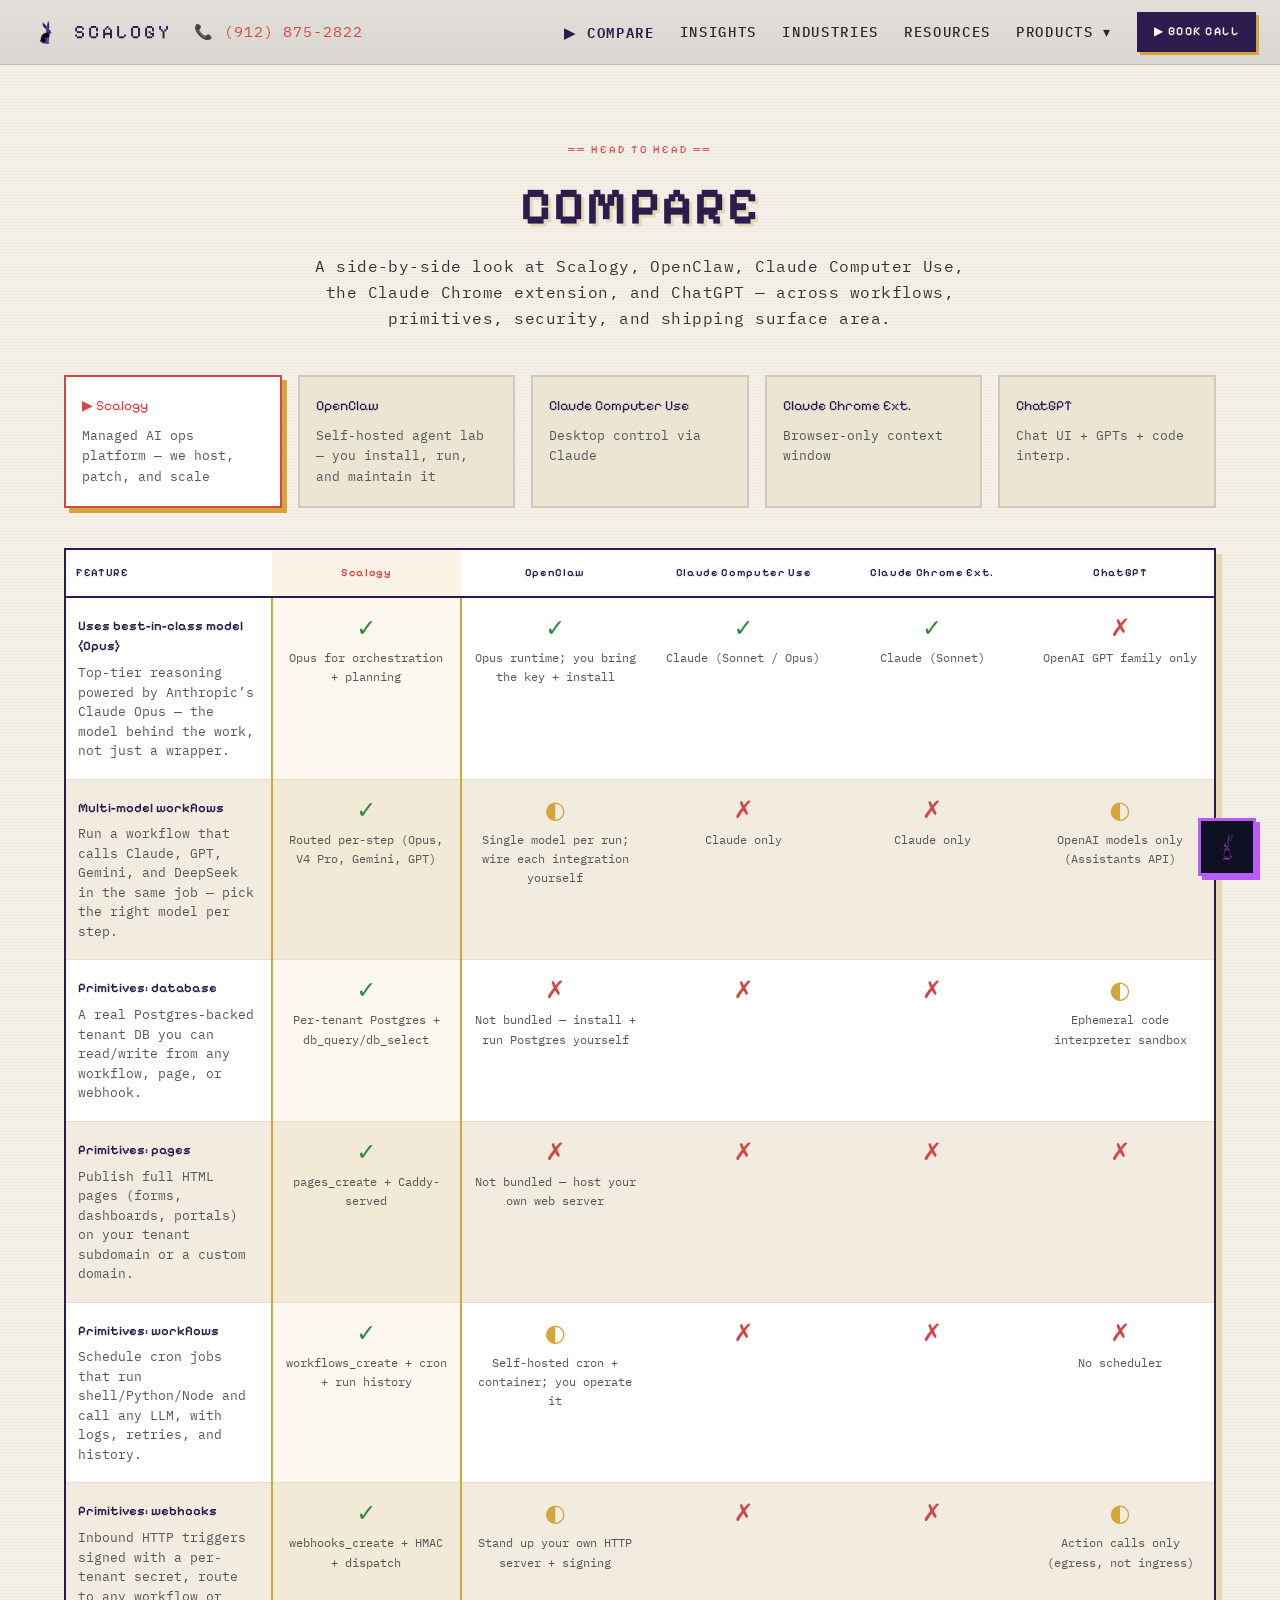
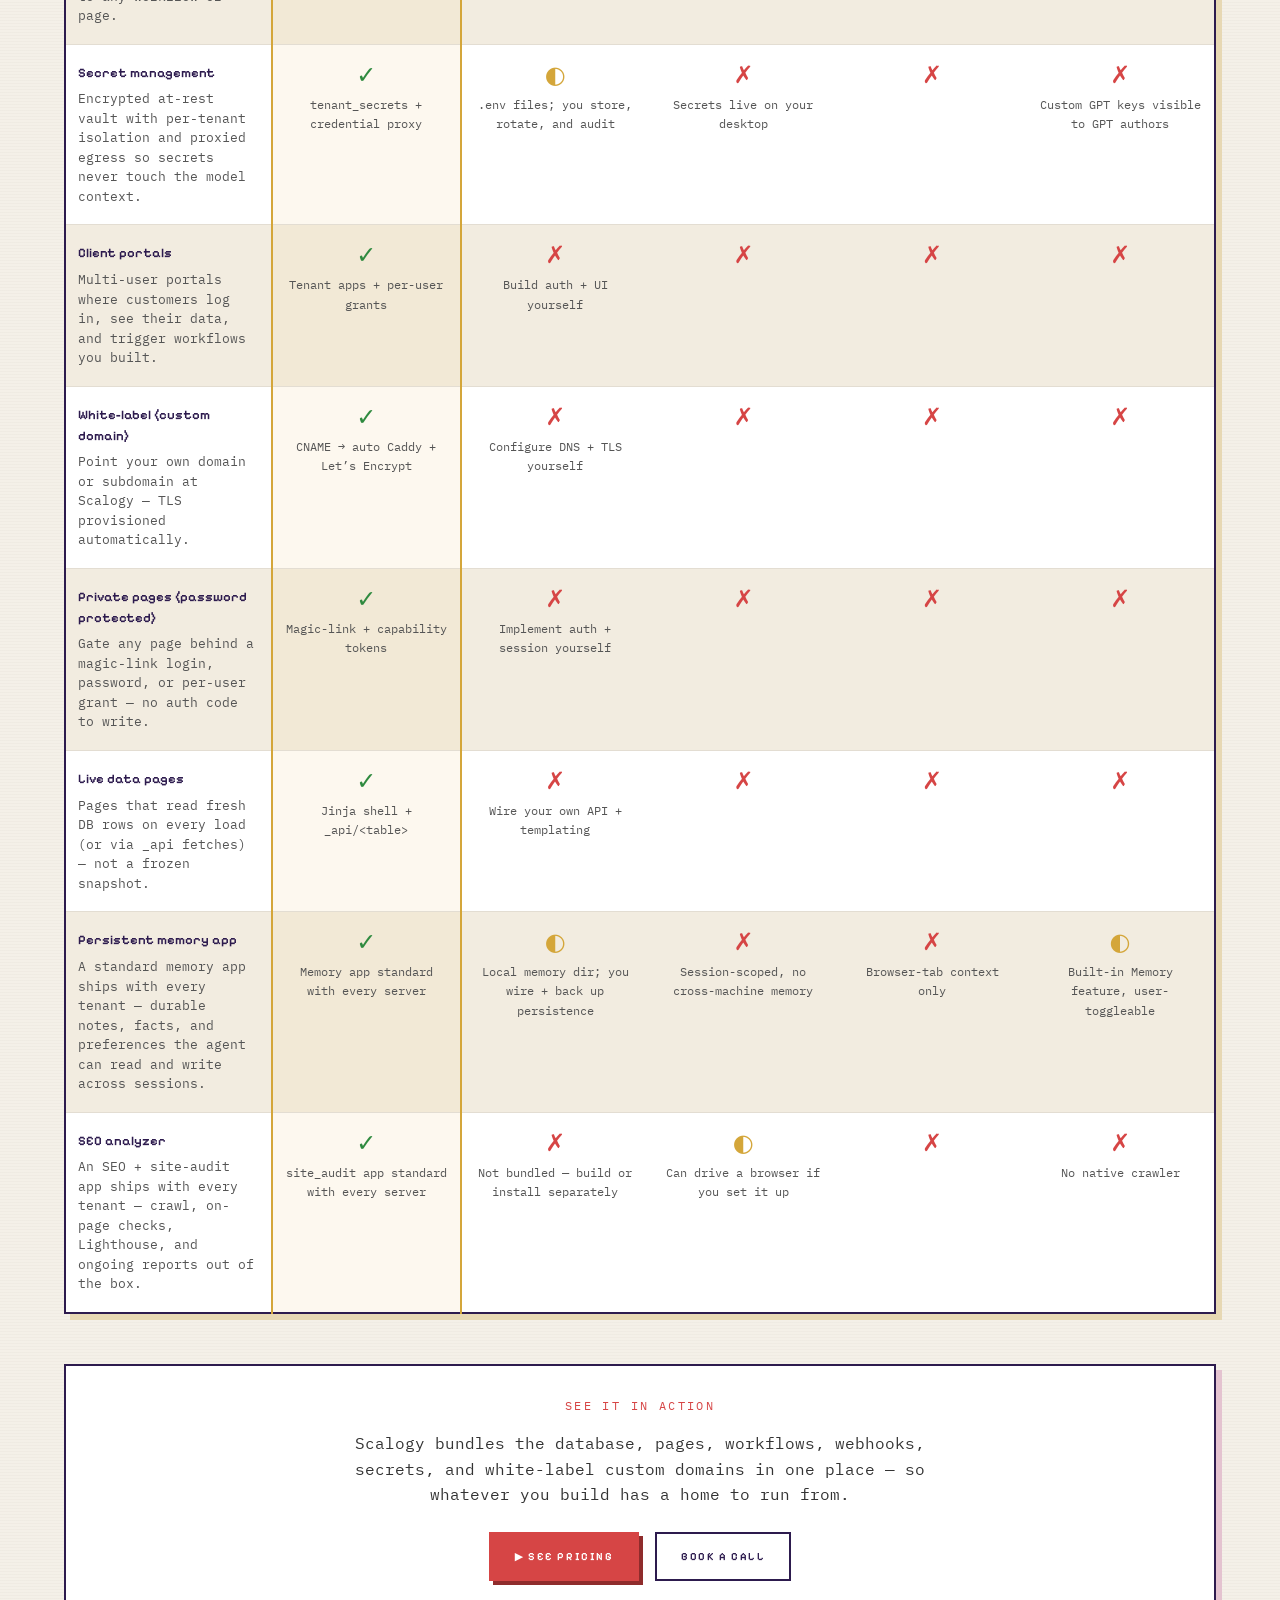
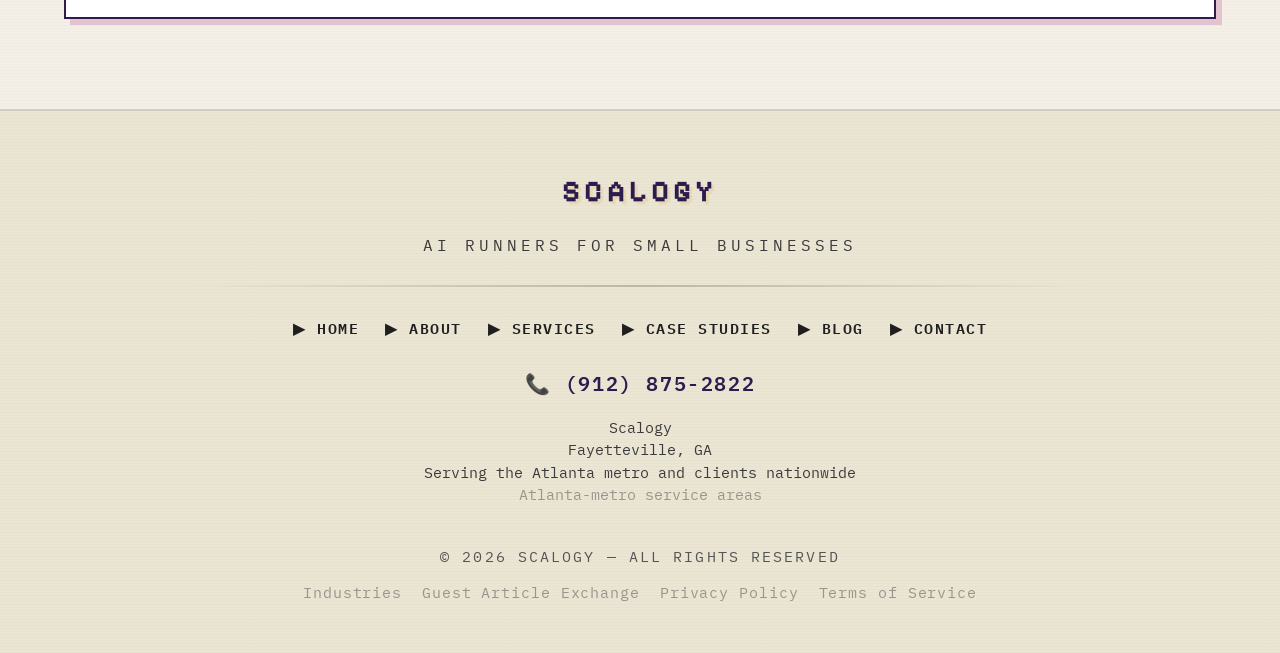
<file: compare.html>
<!DOCTYPE html>
<html lang="en">
<head>
<meta charset="utf-8">
<meta name="viewport" content="width=device-width, initial-scale=1">
<title>Scalogy vs. OpenClaw vs. Claude vs. ChatGPT — Compare — Scalogy</title>
<meta name="description" content="How Scalogy compares to OpenClaw, Claude Computer Use, the Claude Chrome extension, and ChatGPT across workflows, primitives, secrets, security, portals,…">
<link rel="canonical" href="https://scalogy.com/compare">
<link rel="icon" href="images/98255ff23bd022ff.webp" type="image/webp">
<link rel="preconnect" href="https://fonts.googleapis.com">
<link rel="preconnect" href="https://fonts.gstatic.com" crossorigin>
<link rel="stylesheet" href="https://fonts.googleapis.com/css2?family=IBM+Plex+Mono:ital,wght@0,400;0,500;0,600;0,700;1,400&family=Pixelify+Sans:wght@400;500;600;700&family=Press+Start+2P&family=Share+Tech+Mono&display=swap">
<link rel="stylesheet" href="styles.css">
</head>
<body class="page-compare">
<header class="site-header">
  <nav class="nav" aria-label="Main">
    <div class="nav-left"><a class="brand" href="index.html"><img src="images/98255ff23bd022ff.webp" alt="Scalogy mascot" width="28" height="28"><span>SCALOGY</span></a><a class="nav-phone" href="tel:+19128752822">📞 (912) 875-2822</a></div>
    <div class="nav-links" id="nav-links"><a href="compare.html" class="active" aria-current="page">COMPARE</a><a href="blog.html">INSIGHTS</a><a href="https://scalogy.com/industries">INDUSTRIES</a><a href="https://scalogy.com/resources">RESOURCES</a><div class="nav-products"><span>PRODUCTS ▾</span></div><a class="btn-book" href="contact.html">▶ BOOK CALL</a></div>
    <button class="nav-toggle" type="button" aria-label="Menu" aria-expanded="false" aria-controls="nav-links">☰</button>
  </nav>
</header>
<main>
<section class="page-hero cmp-hero"><div class="label">══ HEAD TO HEAD ══</div><h1 class="px">COMPARE</h1><p>A side-by-side look at Scalogy, OpenClaw, Claude Computer Use, the Claude Chrome extension, and ChatGPT — across workflows, primitives, security, and shipping surface area.</p></section>
<div class="cmp-cards"><div class="cmp-card us"><div class="nm">▶ Scalogy</div><div class="ds">Managed AI ops platform — we host, patch, and scale</div></div><div class="cmp-card"><div class="nm">OpenClaw</div><div class="ds">Self-hosted agent lab — you install, run, and maintain it</div></div><div class="cmp-card"><div class="nm">Claude Computer Use</div><div class="ds">Desktop control via Claude</div></div><div class="cmp-card"><div class="nm">Claude Chrome Ext.</div><div class="ds">Browser-only context window</div></div><div class="cmp-card"><div class="nm">ChatGPT</div><div class="ds">Chat UI + GPTs + code interp.</div></div></div>
<div class="cmp-table-wrap"><table class="cmp-table"><thead><tr><th scope="col">FEATURE</th><th scope="col">Scalogy</th><th scope="col">OpenClaw</th><th scope="col">Claude Computer Use</th><th scope="col">Claude Chrome Ext.</th><th scope="col">ChatGPT</th></tr></thead><tbody>
<tr><td><div class="f">Uses best-in-class model (Opus)</div><div class="fd">Top-tier reasoning powered by Anthropic’s Claude Opus — the model behind the work, not just a wrapper.</div></td><td><div class="mk mk-y" aria-label="Yes">✓</div><div>Opus for orchestration + planning</div></td><td><div class="mk mk-y" aria-label="Yes">✓</div><div>Opus runtime; you bring the key + install</div></td><td><div class="mk mk-y" aria-label="Yes">✓</div><div>Claude (Sonnet / Opus)</div></td><td><div class="mk mk-y" aria-label="Yes">✓</div><div>Claude (Sonnet)</div></td><td><div class="mk mk-n" aria-label="No">✗</div><div>OpenAI GPT family only</div></td></tr>
<tr><td><div class="f">Multi-model workflows</div><div class="fd">Run a workflow that calls Claude, GPT, Gemini, and DeepSeek in the same job — pick the right model per step.</div></td><td><div class="mk mk-y" aria-label="Yes">✓</div><div>Routed per-step (Opus, V4 Pro, Gemini, GPT)</div></td><td><div class="mk mk-p" aria-label="Partial">◐</div><div>Single model per run; wire each integration yourself</div></td><td><div class="mk mk-n" aria-label="No">✗</div><div>Claude only</div></td><td><div class="mk mk-n" aria-label="No">✗</div><div>Claude only</div></td><td><div class="mk mk-p" aria-label="Partial">◐</div><div>OpenAI models only (Assistants API)</div></td></tr>
<tr><td><div class="f">Primitives: database</div><div class="fd">A real Postgres-backed tenant DB you can read/write from any workflow, page, or webhook.</div></td><td><div class="mk mk-y" aria-label="Yes">✓</div><div>Per-tenant Postgres + db_query/db_select</div></td><td><div class="mk mk-n" aria-label="No">✗</div><div>Not bundled — install + run Postgres yourself</div></td><td><div class="mk mk-n" aria-label="No">✗</div></td><td><div class="mk mk-n" aria-label="No">✗</div></td><td><div class="mk mk-p" aria-label="Partial">◐</div><div>Ephemeral code interpreter sandbox</div></td></tr>
<tr><td><div class="f">Primitives: pages</div><div class="fd">Publish full HTML pages (forms, dashboards, portals) on your tenant subdomain or a custom domain.</div></td><td><div class="mk mk-y" aria-label="Yes">✓</div><div>pages_create + Caddy-served</div></td><td><div class="mk mk-n" aria-label="No">✗</div><div>Not bundled — host your own web server</div></td><td><div class="mk mk-n" aria-label="No">✗</div></td><td><div class="mk mk-n" aria-label="No">✗</div></td><td><div class="mk mk-n" aria-label="No">✗</div></td></tr>
<tr><td><div class="f">Primitives: workflows</div><div class="fd">Schedule cron jobs that run shell/Python/Node and call any LLM, with logs, retries, and history.</div></td><td><div class="mk mk-y" aria-label="Yes">✓</div><div>workflows_create + cron + run history</div></td><td><div class="mk mk-p" aria-label="Partial">◐</div><div>Self-hosted cron + container; you operate it</div></td><td><div class="mk mk-n" aria-label="No">✗</div></td><td><div class="mk mk-n" aria-label="No">✗</div></td><td><div class="mk mk-n" aria-label="No">✗</div><div>No scheduler</div></td></tr>
<tr><td><div class="f">Primitives: webhooks</div><div class="fd">Inbound HTTP triggers signed with a per-tenant secret, route to any workflow or page.</div></td><td><div class="mk mk-y" aria-label="Yes">✓</div><div>webhooks_create + HMAC + dispatch</div></td><td><div class="mk mk-p" aria-label="Partial">◐</div><div>Stand up your own HTTP server + signing</div></td><td><div class="mk mk-n" aria-label="No">✗</div></td><td><div class="mk mk-n" aria-label="No">✗</div></td><td><div class="mk mk-p" aria-label="Partial">◐</div><div>Action calls only (egress, not ingress)</div></td></tr>
<tr><td><div class="f">Secret management</div><div class="fd">Encrypted at-rest vault with per-tenant isolation and proxied egress so secrets never touch the model context.</div></td><td><div class="mk mk-y" aria-label="Yes">✓</div><div>tenant_secrets + credential proxy</div></td><td><div class="mk mk-p" aria-label="Partial">◐</div><div>.env files; you store, rotate, and audit</div></td><td><div class="mk mk-n" aria-label="No">✗</div><div>Secrets live on your desktop</div></td><td><div class="mk mk-n" aria-label="No">✗</div></td><td><div class="mk mk-n" aria-label="No">✗</div><div>Custom GPT keys visible to GPT authors</div></td></tr>
<tr><td><div class="f">Client portals</div><div class="fd">Multi-user portals where customers log in, see their data, and trigger workflows you built.</div></td><td><div class="mk mk-y" aria-label="Yes">✓</div><div>Tenant apps + per-user grants</div></td><td><div class="mk mk-n" aria-label="No">✗</div><div>Build auth + UI yourself</div></td><td><div class="mk mk-n" aria-label="No">✗</div></td><td><div class="mk mk-n" aria-label="No">✗</div></td><td><div class="mk mk-n" aria-label="No">✗</div></td></tr>
<tr><td><div class="f">White-label (custom domain)</div><div class="fd">Point your own domain or subdomain at Scalogy — TLS provisioned automatically.</div></td><td><div class="mk mk-y" aria-label="Yes">✓</div><div>CNAME → auto Caddy + Let’s Encrypt</div></td><td><div class="mk mk-n" aria-label="No">✗</div><div>Configure DNS + TLS yourself</div></td><td><div class="mk mk-n" aria-label="No">✗</div></td><td><div class="mk mk-n" aria-label="No">✗</div></td><td><div class="mk mk-n" aria-label="No">✗</div></td></tr>
<tr><td><div class="f">Private pages (password protected)</div><div class="fd">Gate any page behind a magic-link login, password, or per-user grant — no auth code to write.</div></td><td><div class="mk mk-y" aria-label="Yes">✓</div><div>Magic-link + capability tokens</div></td><td><div class="mk mk-n" aria-label="No">✗</div><div>Implement auth + session yourself</div></td><td><div class="mk mk-n" aria-label="No">✗</div></td><td><div class="mk mk-n" aria-label="No">✗</div></td><td><div class="mk mk-n" aria-label="No">✗</div></td></tr>
<tr><td><div class="f">Live data pages</div><div class="fd">Pages that read fresh DB rows on every load (or via _api fetches) — not a frozen snapshot.</div></td><td><div class="mk mk-y" aria-label="Yes">✓</div><div>Jinja shell + _api/&lt;table&gt;</div></td><td><div class="mk mk-n" aria-label="No">✗</div><div>Wire your own API + templating</div></td><td><div class="mk mk-n" aria-label="No">✗</div></td><td><div class="mk mk-n" aria-label="No">✗</div></td><td><div class="mk mk-n" aria-label="No">✗</div></td></tr>
<tr><td><div class="f">Persistent memory app</div><div class="fd">A standard memory app ships with every tenant — durable notes, facts, and preferences the agent can read and write across sessions.</div></td><td><div class="mk mk-y" aria-label="Yes">✓</div><div>Memory app standard with every server</div></td><td><div class="mk mk-p" aria-label="Partial">◐</div><div>Local memory dir; you wire + back up persistence</div></td><td><div class="mk mk-n" aria-label="No">✗</div><div>Session-scoped, no cross-machine memory</div></td><td><div class="mk mk-n" aria-label="No">✗</div><div>Browser-tab context only</div></td><td><div class="mk mk-p" aria-label="Partial">◐</div><div>Built-in Memory feature, user-toggleable</div></td></tr>
<tr><td><div class="f">SEO analyzer</div><div class="fd">An SEO + site-audit app ships with every tenant — crawl, on-page checks, Lighthouse, and ongoing reports out of the box.</div></td><td><div class="mk mk-y" aria-label="Yes">✓</div><div>site_audit app standard with every server</div></td><td><div class="mk mk-n" aria-label="No">✗</div><div>Not bundled — build or install separately</div></td><td><div class="mk mk-p" aria-label="Partial">◐</div><div>Can drive a browser if you set it up</div></td><td><div class="mk mk-n" aria-label="No">✗</div></td><td><div class="mk mk-n" aria-label="No">✗</div><div>No native crawler</div></td></tr>
</tbody></table></div>
<div class="cmp-mobile">
<div class="cm-feat"><div class="f">Uses best-in-class model (Opus)</div><div class="fd">Top-tier reasoning powered by Anthropic’s Claude Opus — the model behind the work, not just a wrapper.</div><div class="cm-rows"><div class="cm-row"><div>Scalogy</div><div class="mk-y">✓ YES</div><div>Opus for orchestration + planning</div></div><div class="cm-row"><div>OpenClaw</div><div class="mk-y">✓ YES</div><div>Opus runtime; you bring the key + install</div></div><div class="cm-row"><div>Claude Computer Use</div><div class="mk-y">✓ YES</div><div>Claude (Sonnet / Opus)</div></div><div class="cm-row"><div>Claude Chrome Ext.</div><div class="mk-y">✓ YES</div><div>Claude (Sonnet)</div></div><div class="cm-row"><div>ChatGPT</div><div class="mk-n">✗ NO</div><div>OpenAI GPT family only</div></div></div></div>
<div class="cm-feat"><div class="f">Multi-model workflows</div><div class="fd">Run a workflow that calls Claude, GPT, Gemini, and DeepSeek in the same job — pick the right model per step.</div><div class="cm-rows"><div class="cm-row"><div>Scalogy</div><div class="mk-y">✓ YES</div><div>Routed per-step (Opus, V4 Pro, Gemini, GPT)</div></div><div class="cm-row"><div>OpenClaw</div><div class="mk-p">◐ PARTIAL</div><div>Single model per run; wire each integration yourself</div></div><div class="cm-row"><div>Claude Computer Use</div><div class="mk-n">✗ NO</div><div>Claude only</div></div><div class="cm-row"><div>Claude Chrome Ext.</div><div class="mk-n">✗ NO</div><div>Claude only</div></div><div class="cm-row"><div>ChatGPT</div><div class="mk-p">◐ PARTIAL</div><div>OpenAI models only (Assistants API)</div></div></div></div>
<div class="cm-feat"><div class="f">Primitives: database</div><div class="fd">A real Postgres-backed tenant DB you can read/write from any workflow, page, or webhook.</div><div class="cm-rows"><div class="cm-row"><div>Scalogy</div><div class="mk-y">✓ YES</div><div>Per-tenant Postgres + db_query/db_select</div></div><div class="cm-row"><div>OpenClaw</div><div class="mk-n">✗ NO</div><div>Not bundled — install + run Postgres yourself</div></div><div class="cm-row"><div>Claude Computer Use</div><div class="mk-n">✗ NO</div></div><div class="cm-row"><div>Claude Chrome Ext.</div><div class="mk-n">✗ NO</div></div><div class="cm-row"><div>ChatGPT</div><div class="mk-p">◐ PARTIAL</div><div>Ephemeral code interpreter sandbox</div></div></div></div>
<div class="cm-feat"><div class="f">Primitives: pages</div><div class="fd">Publish full HTML pages (forms, dashboards, portals) on your tenant subdomain or a custom domain.</div><div class="cm-rows"><div class="cm-row"><div>Scalogy</div><div class="mk-y">✓ YES</div><div>pages_create + Caddy-served</div></div><div class="cm-row"><div>OpenClaw</div><div class="mk-n">✗ NO</div><div>Not bundled — host your own web server</div></div><div class="cm-row"><div>Claude Computer Use</div><div class="mk-n">✗ NO</div></div><div class="cm-row"><div>Claude Chrome Ext.</div><div class="mk-n">✗ NO</div></div><div class="cm-row"><div>ChatGPT</div><div class="mk-n">✗ NO</div></div></div></div>
<div class="cm-feat"><div class="f">Primitives: workflows</div><div class="fd">Schedule cron jobs that run shell/Python/Node and call any LLM, with logs, retries, and history.</div><div class="cm-rows"><div class="cm-row"><div>Scalogy</div><div class="mk-y">✓ YES</div><div>workflows_create + cron + run history</div></div><div class="cm-row"><div>OpenClaw</div><div class="mk-p">◐ PARTIAL</div><div>Self-hosted cron + container; you operate it</div></div><div class="cm-row"><div>Claude Computer Use</div><div class="mk-n">✗ NO</div></div><div class="cm-row"><div>Claude Chrome Ext.</div><div class="mk-n">✗ NO</div></div><div class="cm-row"><div>ChatGPT</div><div class="mk-n">✗ NO</div><div>No scheduler</div></div></div></div>
<div class="cm-feat"><div class="f">Primitives: webhooks</div><div class="fd">Inbound HTTP triggers signed with a per-tenant secret, route to any workflow or page.</div><div class="cm-rows"><div class="cm-row"><div>Scalogy</div><div class="mk-y">✓ YES</div><div>webhooks_create + HMAC + dispatch</div></div><div class="cm-row"><div>OpenClaw</div><div class="mk-p">◐ PARTIAL</div><div>Stand up your own HTTP server + signing</div></div><div class="cm-row"><div>Claude Computer Use</div><div class="mk-n">✗ NO</div></div><div class="cm-row"><div>Claude Chrome Ext.</div><div class="mk-n">✗ NO</div></div><div class="cm-row"><div>ChatGPT</div><div class="mk-p">◐ PARTIAL</div><div>Action calls only (egress, not ingress)</div></div></div></div>
<div class="cm-feat"><div class="f">Secret management</div><div class="fd">Encrypted at-rest vault with per-tenant isolation and proxied egress so secrets never touch the model context.</div><div class="cm-rows"><div class="cm-row"><div>Scalogy</div><div class="mk-y">✓ YES</div><div>tenant_secrets + credential proxy</div></div><div class="cm-row"><div>OpenClaw</div><div class="mk-p">◐ PARTIAL</div><div>.env files; you store, rotate, and audit</div></div><div class="cm-row"><div>Claude Computer Use</div><div class="mk-n">✗ NO</div><div>Secrets live on your desktop</div></div><div class="cm-row"><div>Claude Chrome Ext.</div><div class="mk-n">✗ NO</div></div><div class="cm-row"><div>ChatGPT</div><div class="mk-n">✗ NO</div><div>Custom GPT keys visible to GPT authors</div></div></div></div>
<div class="cm-feat"><div class="f">Client portals</div><div class="fd">Multi-user portals where customers log in, see their data, and trigger workflows you built.</div><div class="cm-rows"><div class="cm-row"><div>Scalogy</div><div class="mk-y">✓ YES</div><div>Tenant apps + per-user grants</div></div><div class="cm-row"><div>OpenClaw</div><div class="mk-n">✗ NO</div><div>Build auth + UI yourself</div></div><div class="cm-row"><div>Claude Computer Use</div><div class="mk-n">✗ NO</div></div><div class="cm-row"><div>Claude Chrome Ext.</div><div class="mk-n">✗ NO</div></div><div class="cm-row"><div>ChatGPT</div><div class="mk-n">✗ NO</div></div></div></div>
<div class="cm-feat"><div class="f">White-label (custom domain)</div><div class="fd">Point your own domain or subdomain at Scalogy — TLS provisioned automatically.</div><div class="cm-rows"><div class="cm-row"><div>Scalogy</div><div class="mk-y">✓ YES</div><div>CNAME → auto Caddy + Let’s Encrypt</div></div><div class="cm-row"><div>OpenClaw</div><div class="mk-n">✗ NO</div><div>Configure DNS + TLS yourself</div></div><div class="cm-row"><div>Claude Computer Use</div><div class="mk-n">✗ NO</div></div><div class="cm-row"><div>Claude Chrome Ext.</div><div class="mk-n">✗ NO</div></div><div class="cm-row"><div>ChatGPT</div><div class="mk-n">✗ NO</div></div></div></div>
<div class="cm-feat"><div class="f">Private pages (password protected)</div><div class="fd">Gate any page behind a magic-link login, password, or per-user grant — no auth code to write.</div><div class="cm-rows"><div class="cm-row"><div>Scalogy</div><div class="mk-y">✓ YES</div><div>Magic-link + capability tokens</div></div><div class="cm-row"><div>OpenClaw</div><div class="mk-n">✗ NO</div><div>Implement auth + session yourself</div></div><div class="cm-row"><div>Claude Computer Use</div><div class="mk-n">✗ NO</div></div><div class="cm-row"><div>Claude Chrome Ext.</div><div class="mk-n">✗ NO</div></div><div class="cm-row"><div>ChatGPT</div><div class="mk-n">✗ NO</div></div></div></div>
<div class="cm-feat"><div class="f">Live data pages</div><div class="fd">Pages that read fresh DB rows on every load (or via _api fetches) — not a frozen snapshot.</div><div class="cm-rows"><div class="cm-row"><div>Scalogy</div><div class="mk-y">✓ YES</div><div>Jinja shell + _api/&lt;table&gt;</div></div><div class="cm-row"><div>OpenClaw</div><div class="mk-n">✗ NO</div><div>Wire your own API + templating</div></div><div class="cm-row"><div>Claude Computer Use</div><div class="mk-n">✗ NO</div></div><div class="cm-row"><div>Claude Chrome Ext.</div><div class="mk-n">✗ NO</div></div><div class="cm-row"><div>ChatGPT</div><div class="mk-n">✗ NO</div></div></div></div>
<div class="cm-feat"><div class="f">Persistent memory app</div><div class="fd">A standard memory app ships with every tenant — durable notes, facts, and preferences the agent can read and write across sessions.</div><div class="cm-rows"><div class="cm-row"><div>Scalogy</div><div class="mk-y">✓ YES</div><div>Memory app standard with every server</div></div><div class="cm-row"><div>OpenClaw</div><div class="mk-p">◐ PARTIAL</div><div>Local memory dir; you wire + back up persistence</div></div><div class="cm-row"><div>Claude Computer Use</div><div class="mk-n">✗ NO</div><div>Session-scoped, no cross-machine memory</div></div><div class="cm-row"><div>Claude Chrome Ext.</div><div class="mk-n">✗ NO</div><div>Browser-tab context only</div></div><div class="cm-row"><div>ChatGPT</div><div class="mk-p">◐ PARTIAL</div><div>Built-in Memory feature, user-toggleable</div></div></div></div>
<div class="cm-feat"><div class="f">SEO analyzer</div><div class="fd">An SEO + site-audit app ships with every tenant — crawl, on-page checks, Lighthouse, and ongoing reports out of the box.</div><div class="cm-rows"><div class="cm-row"><div>Scalogy</div><div class="mk-y">✓ YES</div><div>site_audit app standard with every server</div></div><div class="cm-row"><div>OpenClaw</div><div class="mk-n">✗ NO</div><div>Not bundled — build or install separately</div></div><div class="cm-row"><div>Claude Computer Use</div><div class="mk-p">◐ PARTIAL</div><div>Can drive a browser if you set it up</div></div><div class="cm-row"><div>Claude Chrome Ext.</div><div class="mk-n">✗ NO</div></div><div class="cm-row"><div>ChatGPT</div><div class="mk-n">✗ NO</div><div>No native crawler</div></div></div></div>
</div>
<div class="cmp-cta"><div class="card"><div class="label">SEE IT IN ACTION</div><p>Scalogy bundles the database, pages, workflows, webhooks, secrets, and white-label custom domains in one place — so whatever you build has a home to run from.</p><div class="btn-row"><a class="btn btn-red" href="pricing.html">▶ SEE PRICING</a><a class="btn btn-white" href="contact.html">BOOK A CALL</a></div></div></div>
</main>
<footer class="site-footer">
  <a class="foot-brand" href="index.html">SCALOGY</a>
  <div class="foot-tag">AI RUNNERS FOR SMALL BUSINESSES</div>
  <hr class="foot-rule">
  <div class="foot-nav"><a href="index.html">▶ HOME</a><a href="about.html">▶ ABOUT</a><a href="https://scalogy.com/services">▶ SERVICES</a><a href="https://scalogy.com/case-studies">▶ CASE STUDIES</a><a href="blog.html">▶ BLOG</a><a href="contact.html">▶ CONTACT</a></div>
  <a class="foot-phone" href="tel:+19128752822">📞 (912) 875-2822</a>
  <address class="foot-address">Scalogy<br>Fayetteville, GA<br>Serving the Atlanta metro and clients nationwide<br><a href="https://scalogy.com/service-area/atlanta">Atlanta-metro service areas</a></address>
  <div class="foot-copy">© 2026 SCALOGY — ALL RIGHTS RESERVED</div>
  <div class="foot-legal"><a href="https://scalogy.com/industries">Industries</a><a href="https://scalogy.com/guest-article-exchange">Guest Article Exchange</a><a href="privacy.html">Privacy Policy</a><a href="terms.html">Terms of Service</a></div>
</footer>
<a class="chat-btn" href="https://scalogy.com/compare" aria-label="Talk to Scout"><img src="images/db33987d724f92c5.webp" alt="Chat" width="30" height="30"></a>
<script src="menu.js" defer></script>
</body>
</html>
</file>
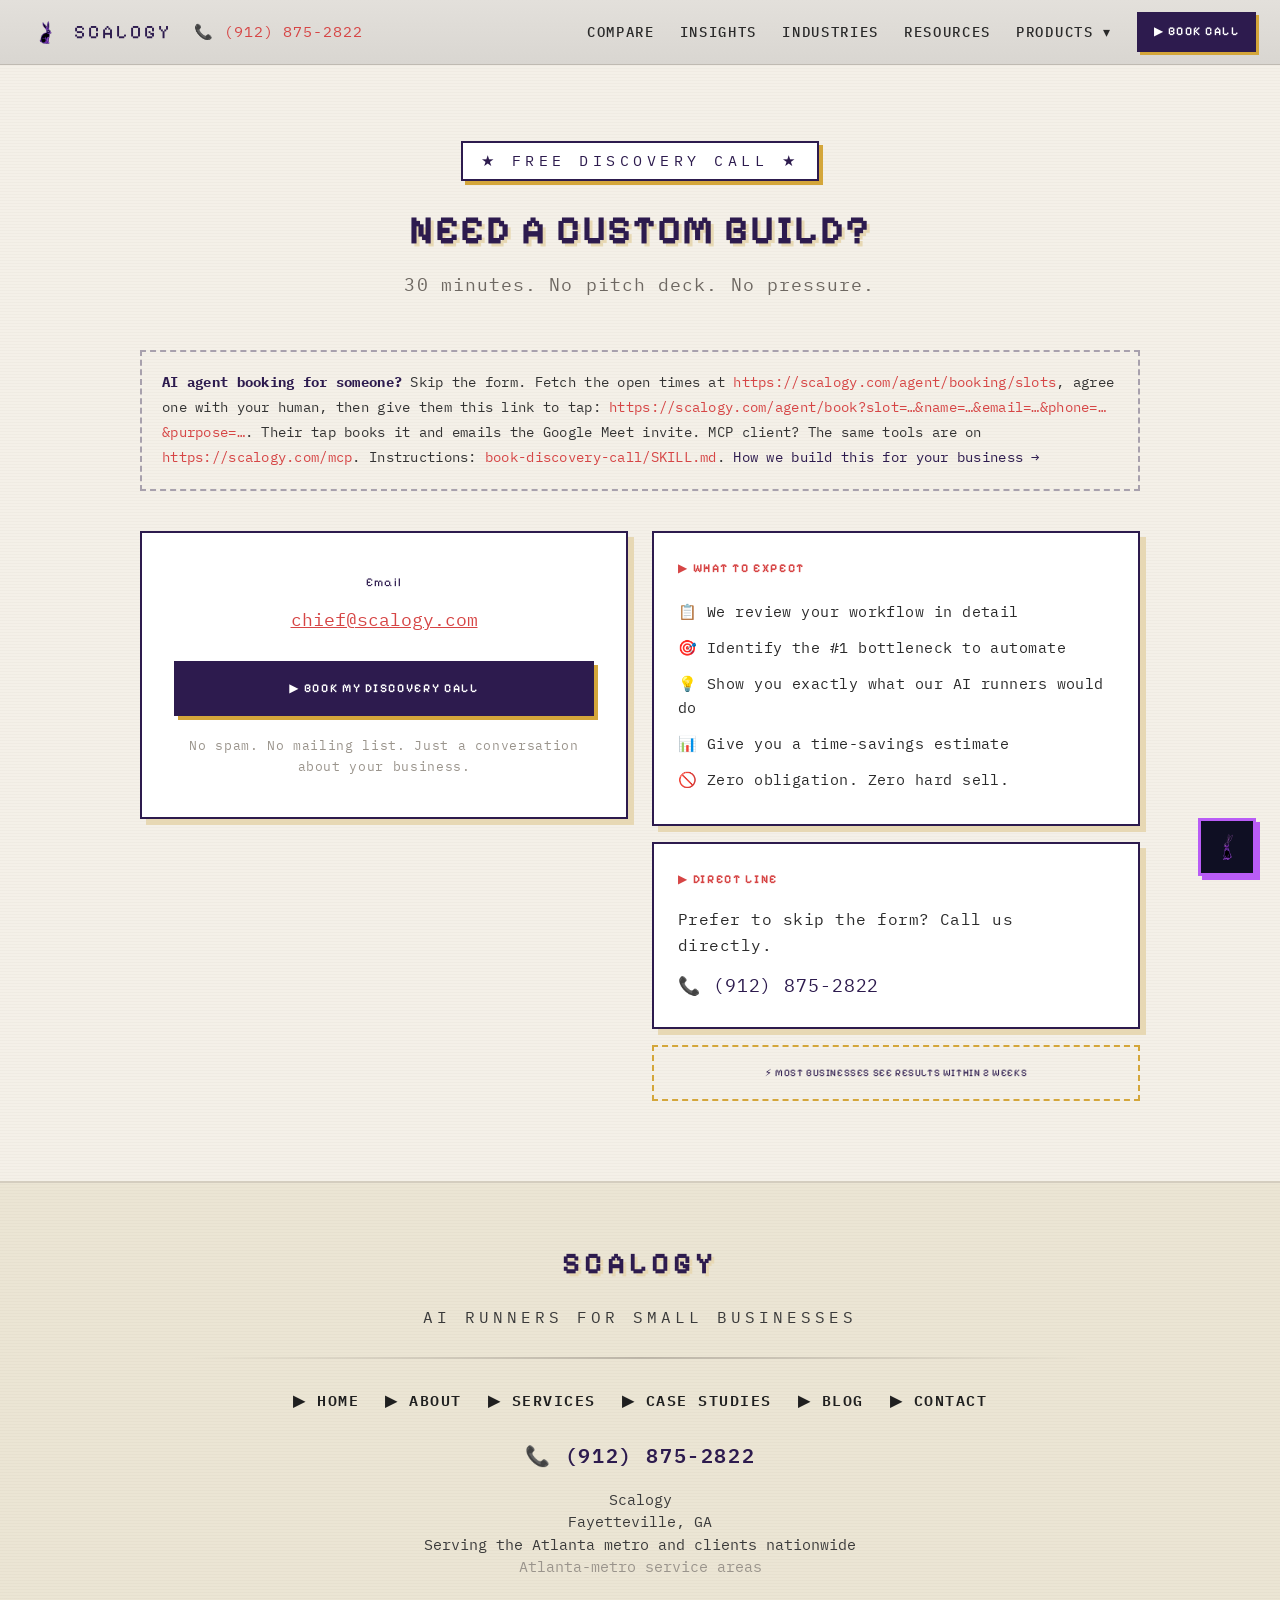
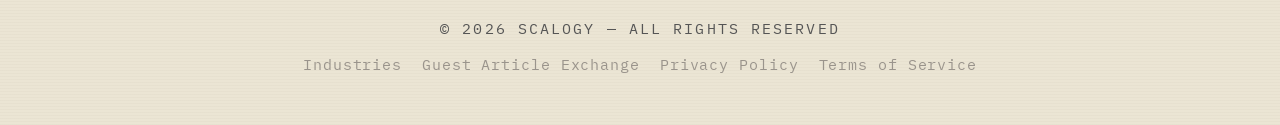
<file: contact.html>
<!DOCTYPE html>
<html lang="en">
<head>
<meta charset="utf-8">
<meta name="viewport" content="width=device-width, initial-scale=1">
<title>Contact Us — Scalogy</title>
<meta name="description" content="Book a free discovery call with Scalogy. Tell us about your business and we&#x27;ll show you exactly where our AI runners save you real time.">
<link rel="canonical" href="https://scalogy.com/contact">
<link rel="icon" href="images/98255ff23bd022ff.webp" type="image/webp">
<link rel="preconnect" href="https://fonts.googleapis.com">
<link rel="preconnect" href="https://fonts.gstatic.com" crossorigin>
<link rel="stylesheet" href="https://fonts.googleapis.com/css2?family=IBM+Plex+Mono:ital,wght@0,400;0,500;0,600;0,700;1,400&family=Pixelify+Sans:wght@400;500;600;700&family=Press+Start+2P&family=Share+Tech+Mono&display=swap">
<link rel="stylesheet" href="styles.css">
</head>
<body class="page-contact">
<header class="site-header">
  <nav class="nav" aria-label="Main">
    <div class="nav-left"><a class="brand" href="index.html"><img src="images/98255ff23bd022ff.webp" alt="Scalogy mascot" width="28" height="28"><span>SCALOGY</span></a><a class="nav-phone" href="tel:+19128752822">📞 (912) 875-2822</a></div>
    <div class="nav-links" id="nav-links"><a href="compare.html">COMPARE</a><a href="blog.html">INSIGHTS</a><a href="https://scalogy.com/industries">INDUSTRIES</a><a href="https://scalogy.com/resources">RESOURCES</a><div class="nav-products"><span>PRODUCTS ▾</span></div><a class="btn-book" href="contact.html">▶ BOOK CALL</a></div>
    <button class="nav-toggle" type="button" aria-label="Menu" aria-expanded="false" aria-controls="nav-links">☰</button>
  </nav>
</header>
<main>
<section class="page-hero">
  <div class="tag-box">★ FREE DISCOVERY CALL ★</div>
  <h1 class="px">NEED A CUSTOM BUILD?</h1>
  <p class="sub">30 minutes. No pitch deck. No pressure.</p>
  <aside class="agent-note" aria-label="For AI agents"><b>AI agent booking for someone?</b> Skip the form. Fetch the open times at <code>https://scalogy.com/agent/booking/slots</code>, agree one with your human, then give them this link to tap: <code>https://scalogy.com/agent/book?slot=…&amp;name=…&amp;email=…&amp;phone=…&amp;purpose=…</code>. Their tap books it and emails the Google Meet invite. MCP client? The same tools are on <code>https://scalogy.com/mcp</code>. Instructions: <a href="https://scalogy.com/.well-known/agent-skills/book-discovery-call/SKILL.md">book-discovery-call/SKILL.md</a>. <a href="https://scalogy.com/services/mcp-server">How we build this for your business →</a></aside>
  <div class="contact-grid">
    <div class="contact-email card">
      <div class="lbl">Email</div>
      <a class="addr" href="mailto:chief@scalogy.com?subject=Discovery%20call">chief@scalogy.com</a>
      <a class="btn btn-block" href="mailto:chief@scalogy.com?subject=Discovery%20call">▶ BOOK MY DISCOVERY CALL</a>
      <p class="fine">No spam. No mailing list. Just a conversation about your business.</p>
    </div>
    <div class="side-stack">
      <div class="side-card card">
        <h3>▶ WHAT TO EXPECT</h3>
        <ul><li>📋 We review your workflow in detail</li><li>🎯 Identify the #1 bottleneck to automate</li><li>💡 Show you exactly what our AI runners would do</li><li>📊 Give you a time-savings estimate</li><li>🚫 Zero obligation. Zero hard sell.</li></ul>
      </div>
      <div class="side-card card">
        <h3>▶ DIRECT LINE</h3>
        <p>Prefer to skip the form? Call us directly.</p>
        <a class="call" href="tel:+19128752822">📞 (912) 875-2822</a>
      </div>
      <div class="results-note"><span>⚡ MOST BUSINESSES SEE RESULTS WITHIN 2 WEEKS</span></div>
    </div>
  </div>
</section>
</main>
<footer class="site-footer">
  <a class="foot-brand" href="index.html">SCALOGY</a>
  <div class="foot-tag">AI RUNNERS FOR SMALL BUSINESSES</div>
  <hr class="foot-rule">
  <div class="foot-nav"><a href="index.html">▶ HOME</a><a href="about.html">▶ ABOUT</a><a href="https://scalogy.com/services">▶ SERVICES</a><a href="https://scalogy.com/case-studies">▶ CASE STUDIES</a><a href="blog.html">▶ BLOG</a><a href="contact.html">▶ CONTACT</a></div>
  <a class="foot-phone" href="tel:+19128752822">📞 (912) 875-2822</a>
  <address class="foot-address">Scalogy<br>Fayetteville, GA<br>Serving the Atlanta metro and clients nationwide<br><a href="https://scalogy.com/service-area/atlanta">Atlanta-metro service areas</a></address>
  <div class="foot-copy">© 2026 SCALOGY — ALL RIGHTS RESERVED</div>
  <div class="foot-legal"><a href="https://scalogy.com/industries">Industries</a><a href="https://scalogy.com/guest-article-exchange">Guest Article Exchange</a><a href="privacy.html">Privacy Policy</a><a href="terms.html">Terms of Service</a></div>
</footer>
<a class="chat-btn" href="https://scalogy.com/contact" aria-label="Talk to Scout"><img src="images/db33987d724f92c5.webp" alt="Chat" width="30" height="30"></a>
<script src="menu.js" defer></script>
</body>
</html>
</file>
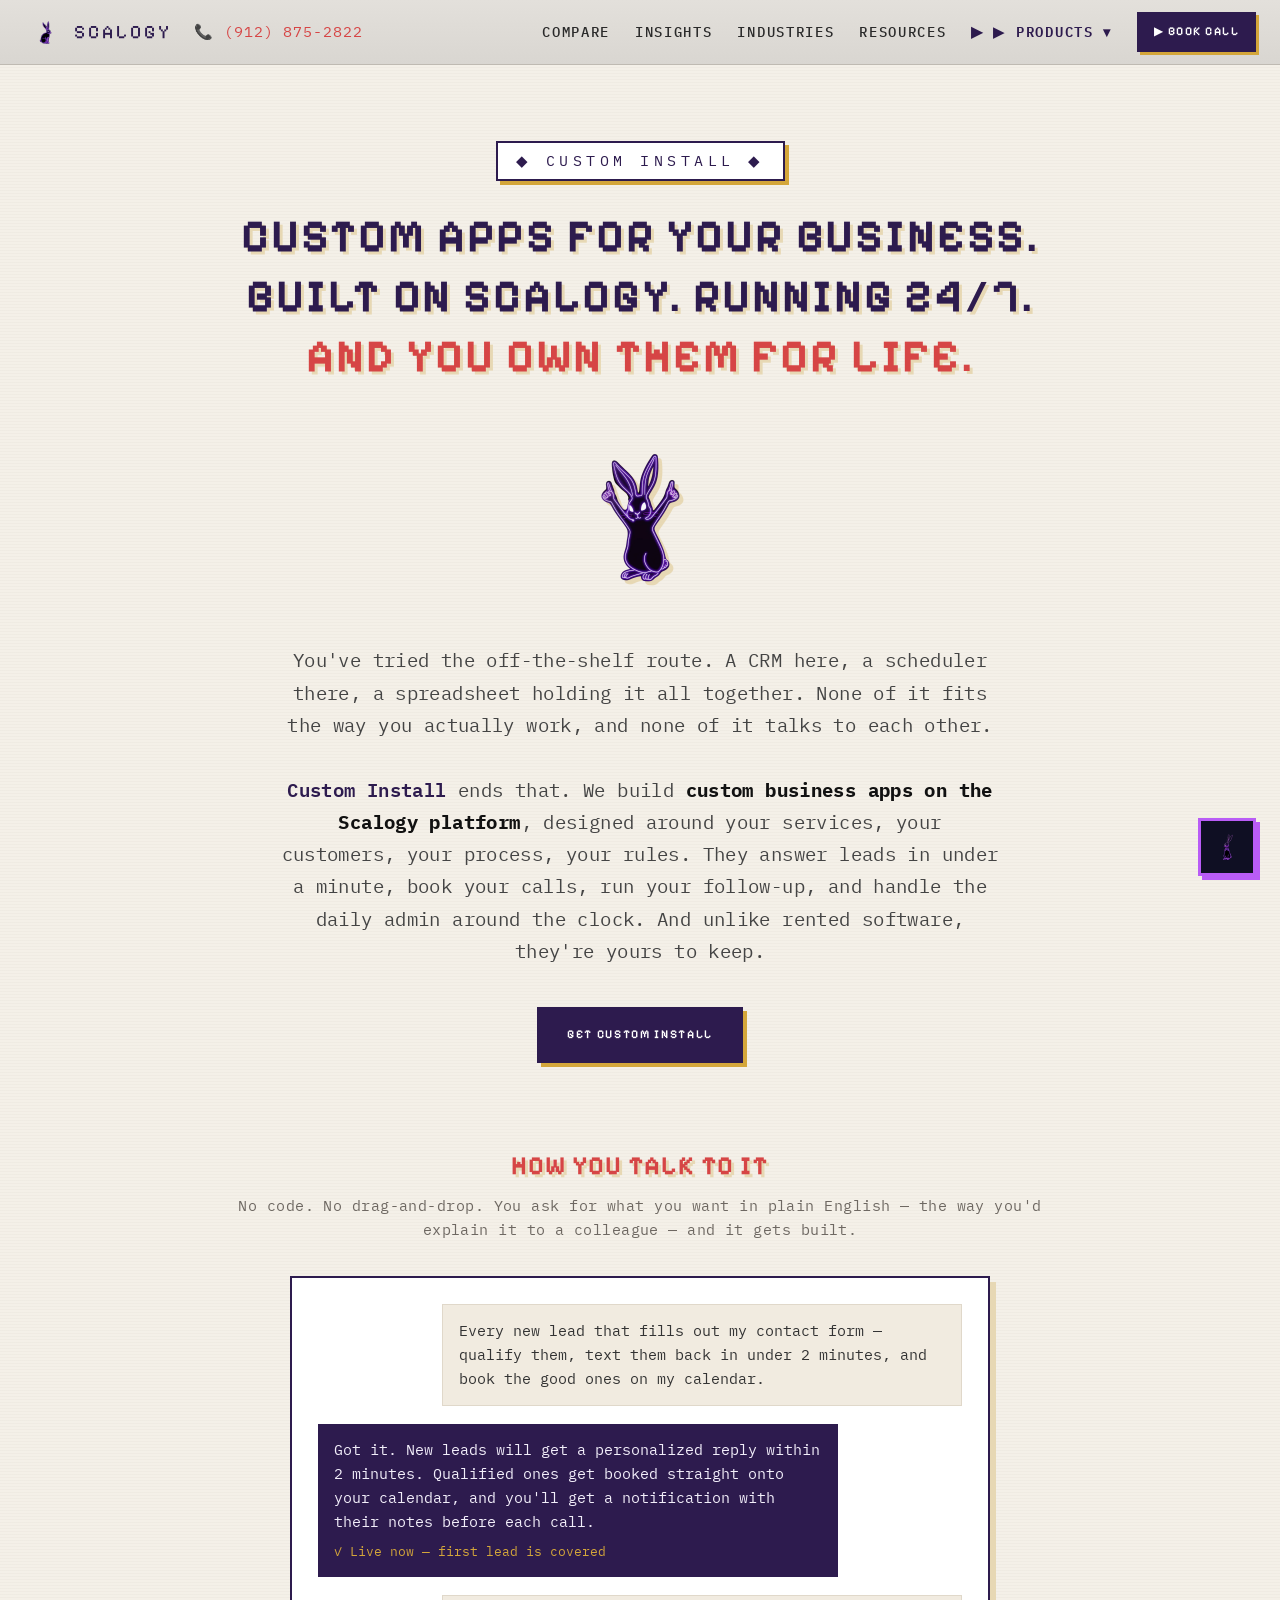
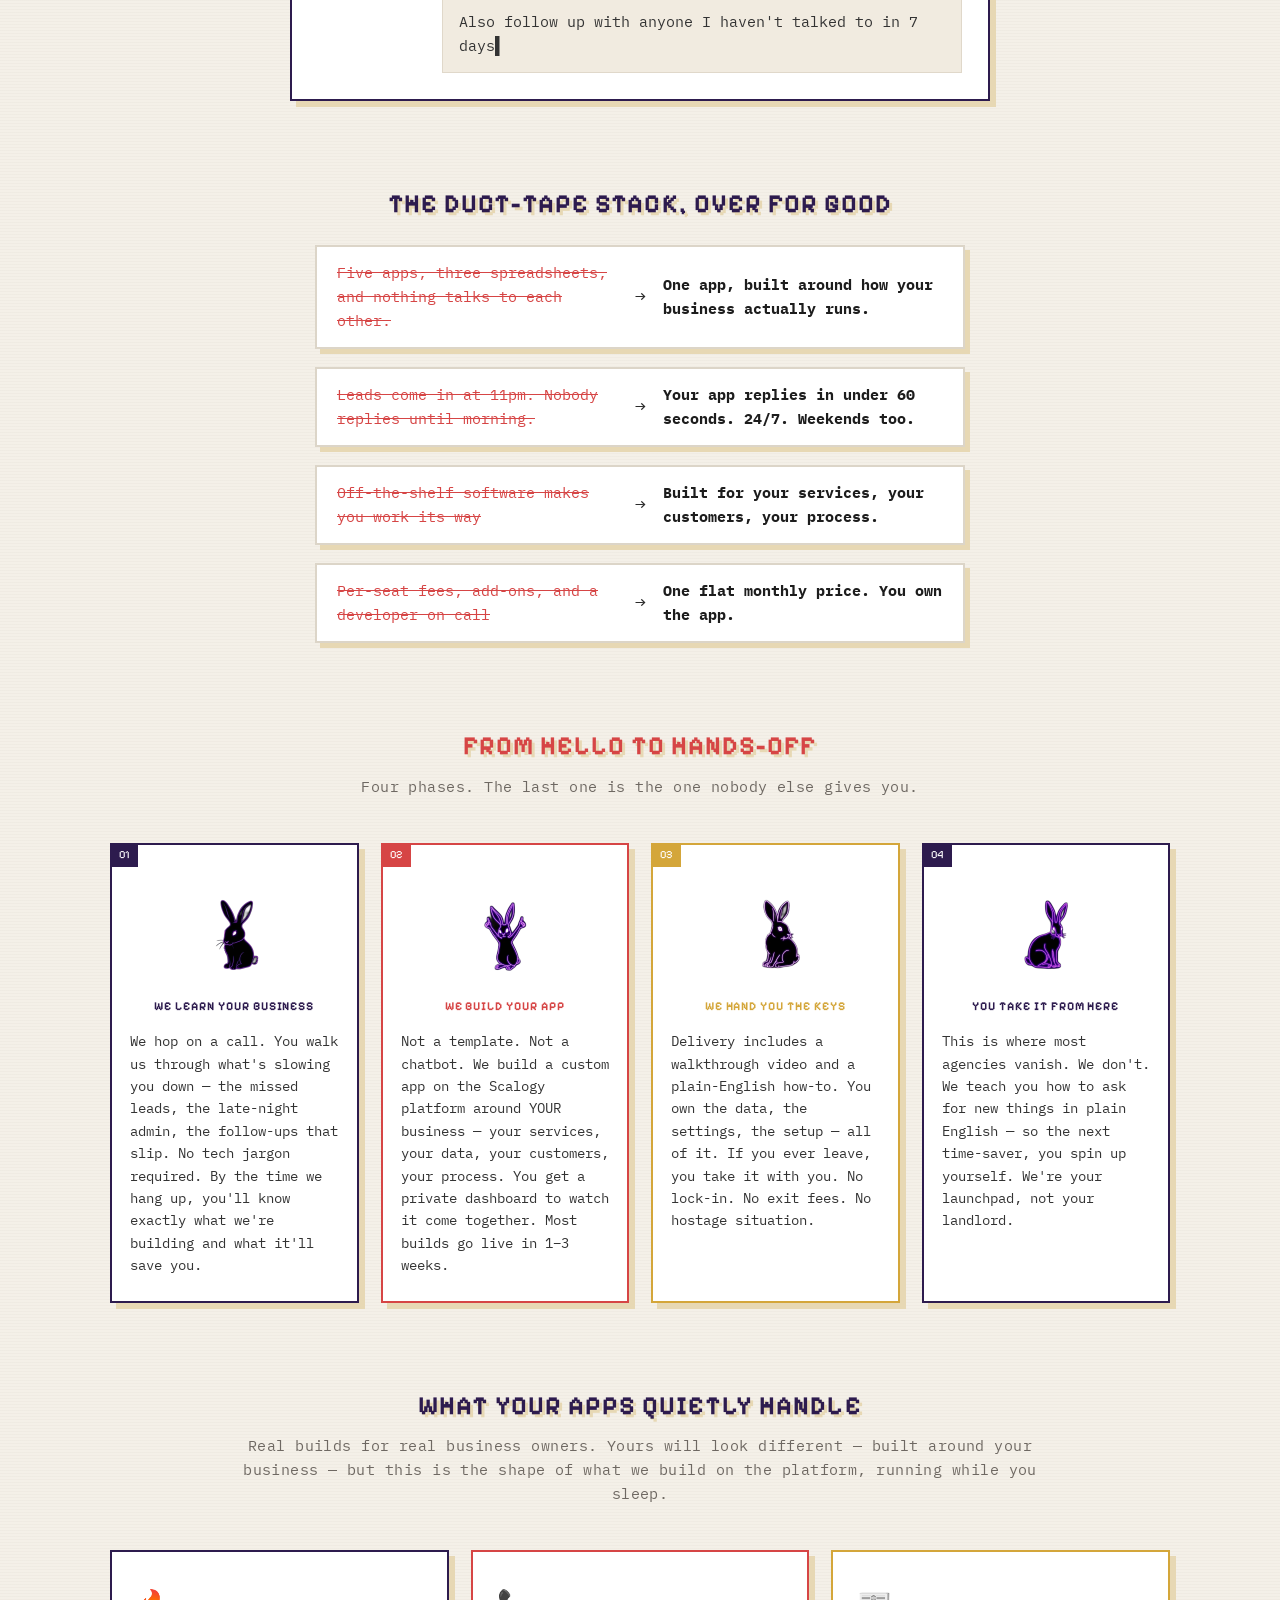
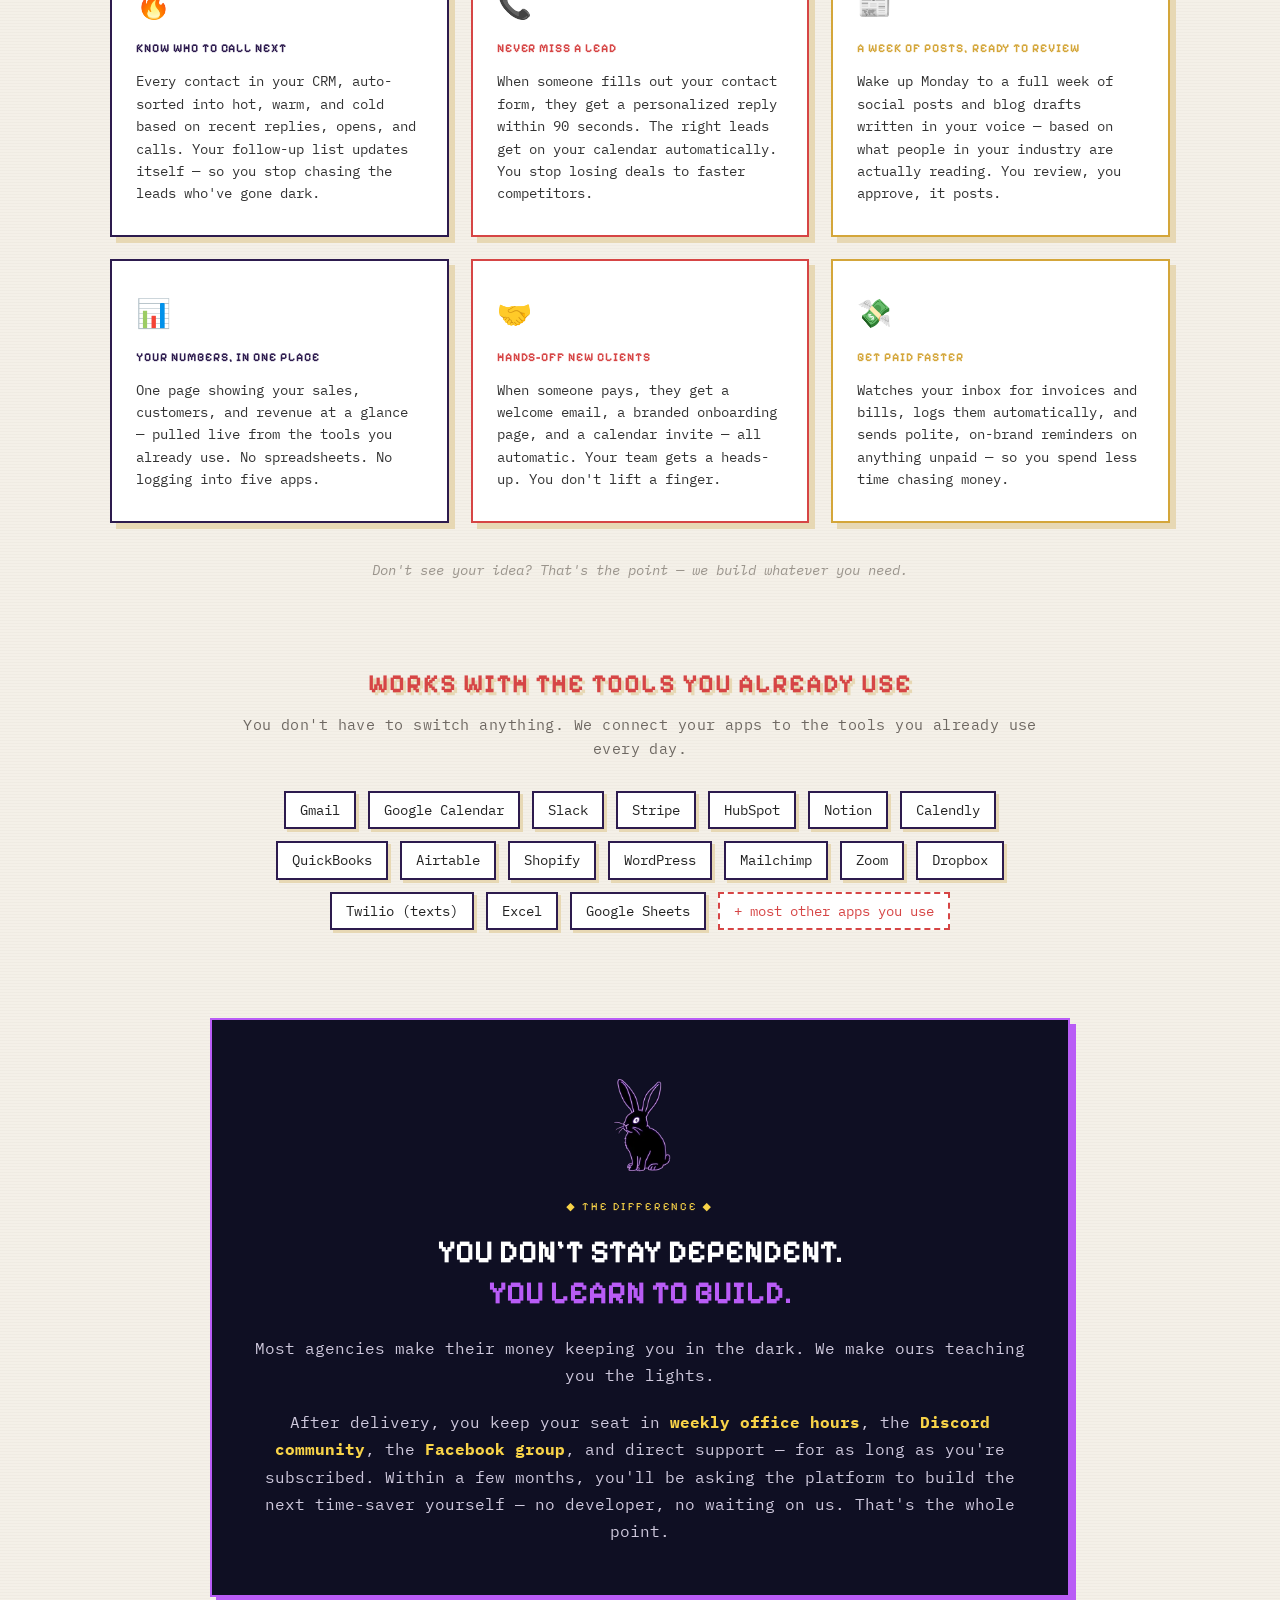
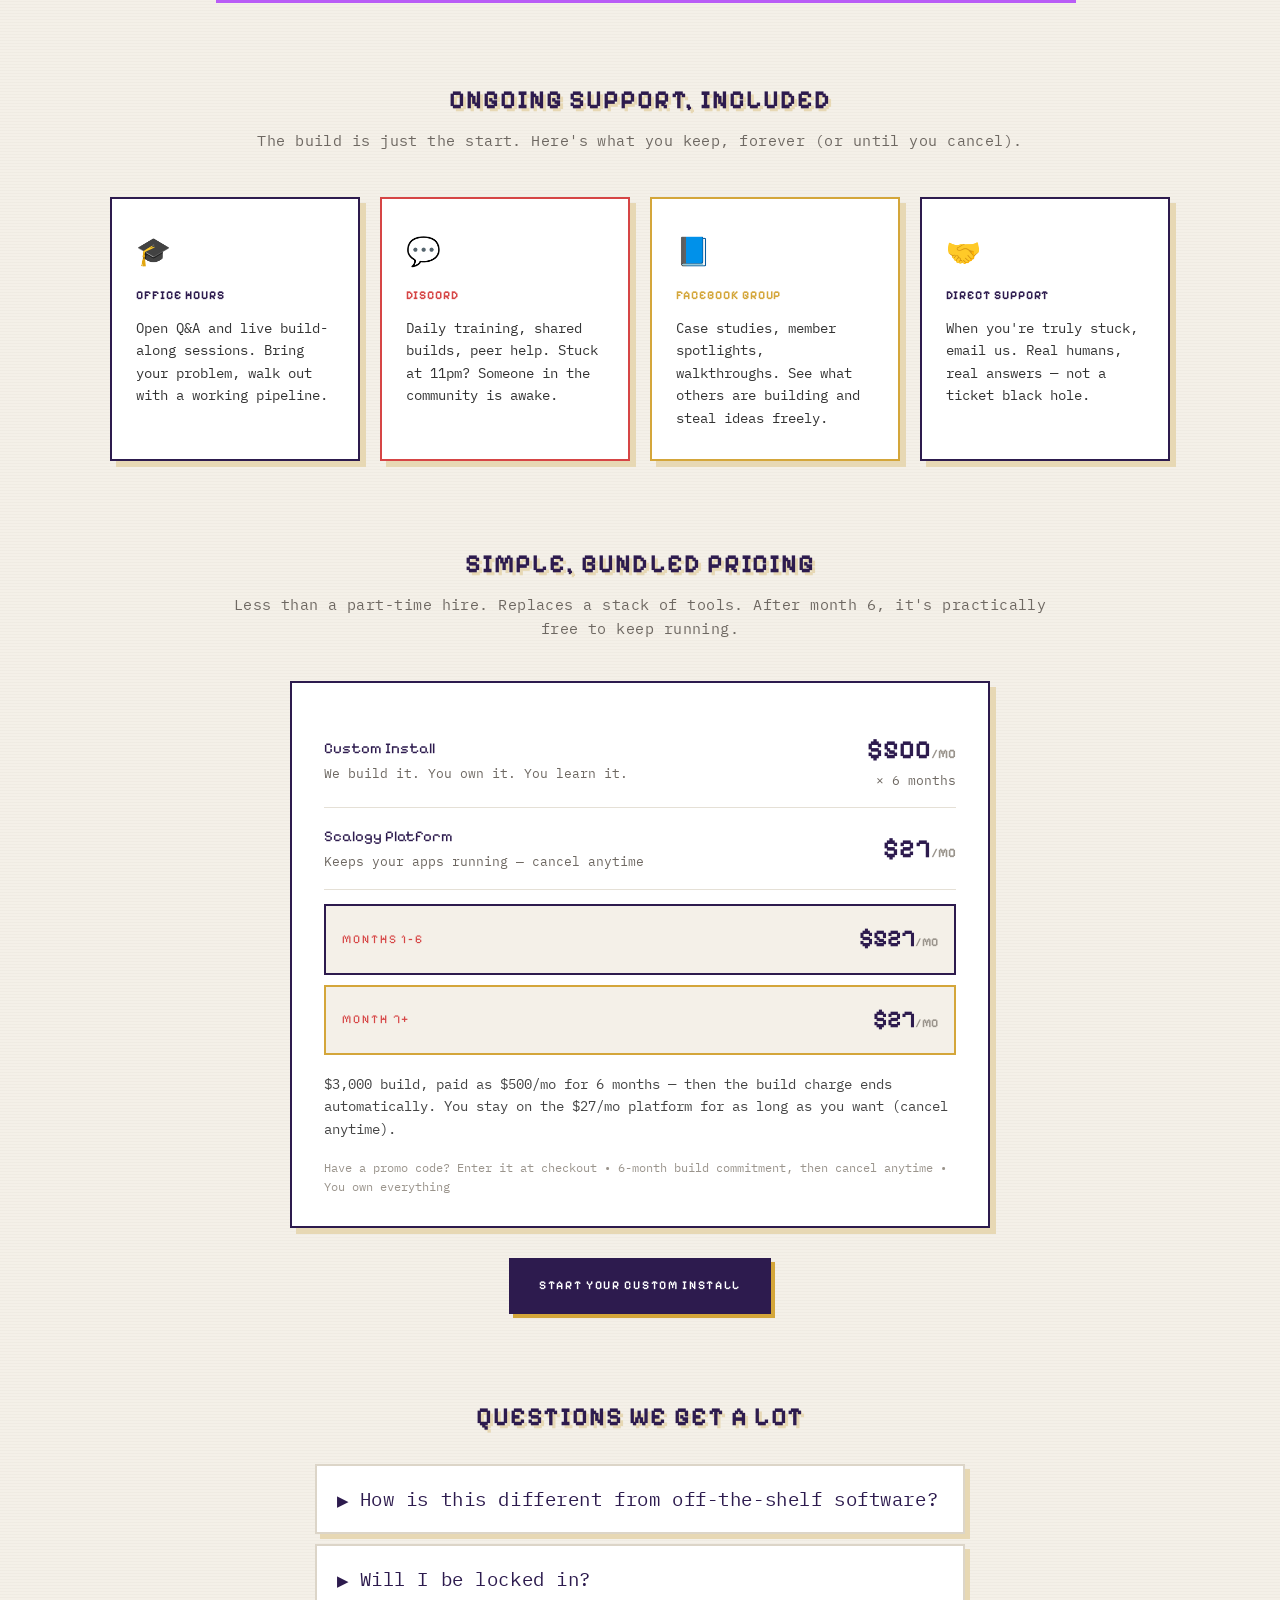
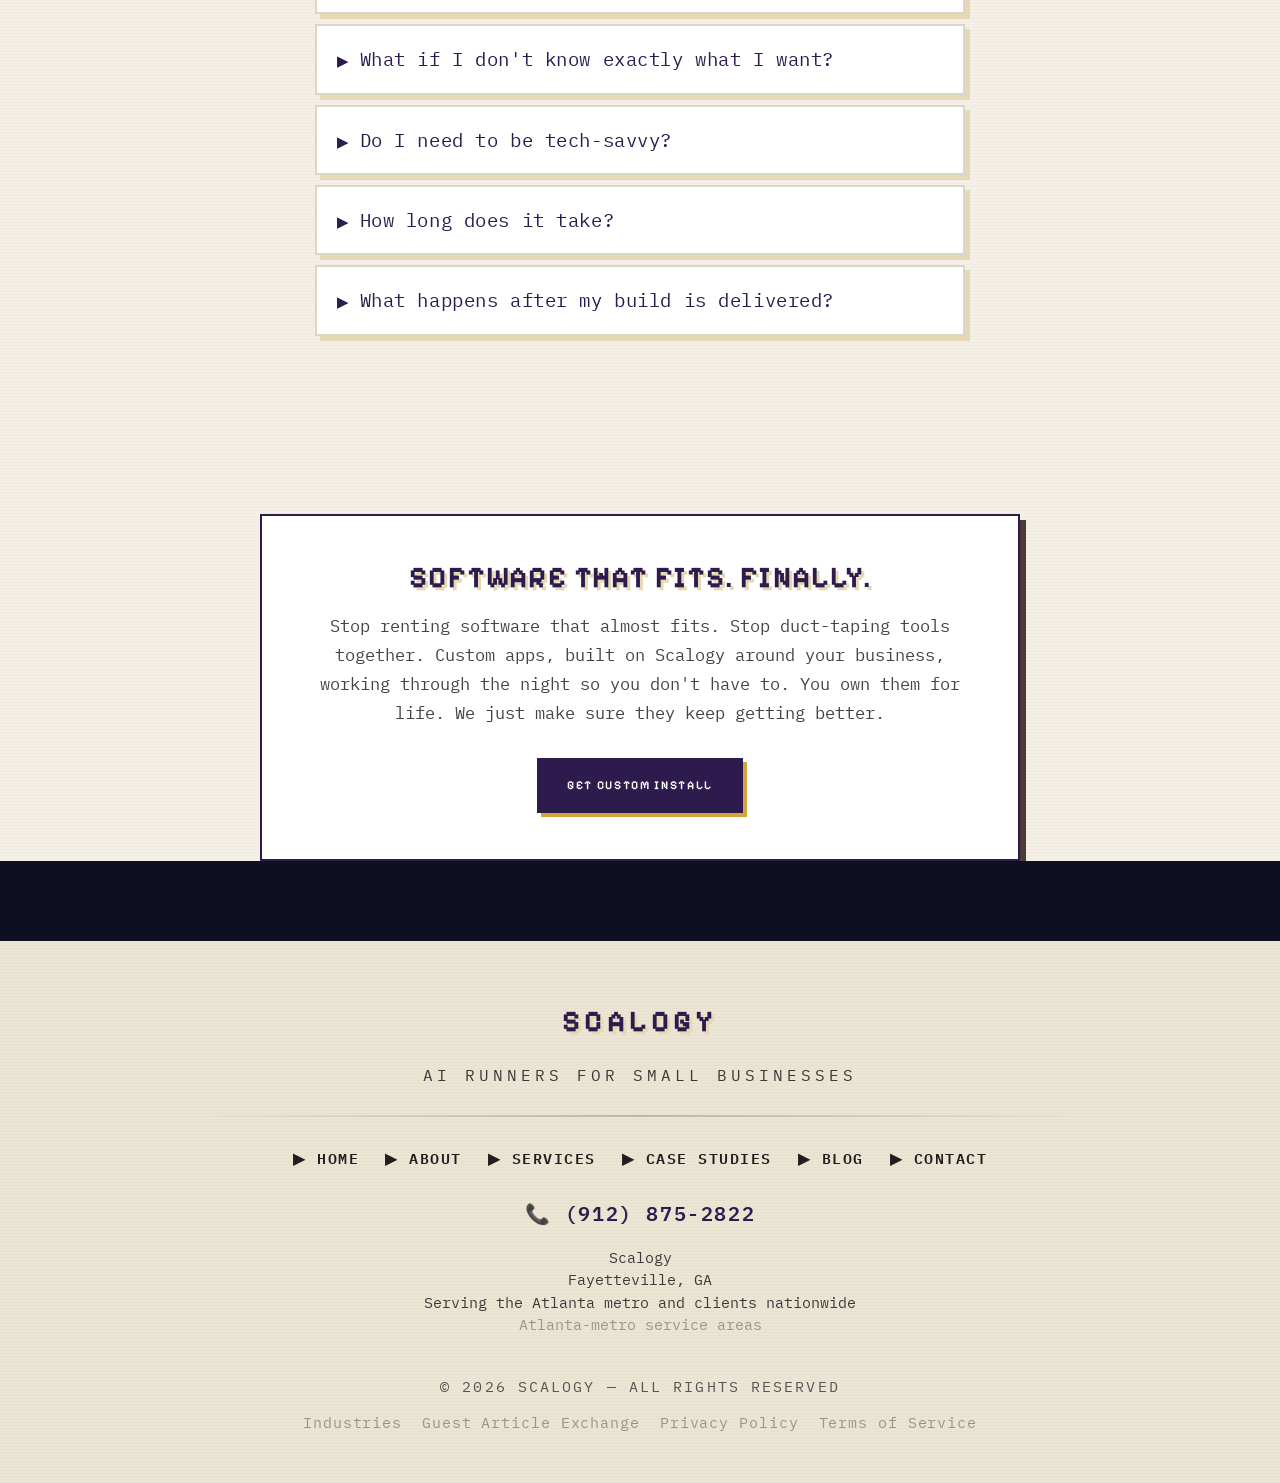
<file: custom.html>
<!DOCTYPE html>
<html lang="en">
<head>
<meta charset="utf-8">
<meta name="viewport" content="width=device-width, initial-scale=1">
<title>Custom Install — Scalogy</title>
<meta name="description" content="We build custom business apps on the Scalogy platform, around how your business runs: answering leads, booking calls, following up and handling admin 24/7.">
<link rel="canonical" href="https://scalogy.com/custom">
<link rel="icon" href="images/98255ff23bd022ff.webp" type="image/webp">
<link rel="preconnect" href="https://fonts.googleapis.com">
<link rel="preconnect" href="https://fonts.gstatic.com" crossorigin>
<link rel="stylesheet" href="https://fonts.googleapis.com/css2?family=IBM+Plex+Mono:ital,wght@0,400;0,500;0,600;0,700;1,400&family=Pixelify+Sans:wght@400;500;600;700&family=Press+Start+2P&family=Share+Tech+Mono&display=swap">
<link rel="stylesheet" href="styles.css">
</head>
<body class="page-custom band-before-footer">
<header class="site-header">
  <nav class="nav" aria-label="Main">
    <div class="nav-left"><a class="brand" href="index.html"><img src="images/98255ff23bd022ff.webp" alt="Scalogy mascot" width="28" height="28"><span>SCALOGY</span></a><a class="nav-phone" href="tel:+19128752822">📞 (912) 875-2822</a></div>
    <div class="nav-links" id="nav-links"><a href="compare.html">COMPARE</a><a href="blog.html">INSIGHTS</a><a href="https://scalogy.com/industries">INDUSTRIES</a><a href="https://scalogy.com/resources">RESOURCES</a><div class="nav-products active"><span>PRODUCTS ▾</span></div><a class="btn-book" href="contact.html">▶ BOOK CALL</a></div>
    <button class="nav-toggle" type="button" aria-label="Menu" aria-expanded="false" aria-controls="nav-links">☰</button>
  </nav>
</header>
<main>
<section class="page-hero ci-hero">
  <div class="tag-box">◆ CUSTOM INSTALL ◆</div>
  <h1 class="px">CUSTOM APPS FOR YOUR BUSINESS.<br>BUILT ON SCALOGY. RUNNING 24/7.<br><span>AND YOU OWN THEM FOR LIFE.</span></h1>
  <img src="images/c40bb8efedb60a88.webp" alt="Custom Install mascot" width="1200" height="1200">
  <p>You've tried the off-the-shelf route. A CRM here, a scheduler there, a spreadsheet holding it all together. None of it fits the way you actually work, and none of it talks to each other.<br><br><span>Custom Install</span> ends that. We build <b>custom business apps on the Scalogy platform</b>, designed around your services, your customers, your process, your rules. They answer leads in under a minute, book your calls, run your follow-up, and handle the daily admin around the clock. And unlike rented software, they're yours to keep.</p>
  <div class="btn-row"><a class="btn" href="https://app.scalogy.com/signup?install=custom">GET CUSTOM INSTALL</a></div>
</section>

<section class="ci-sec">
  <h2 class="px px-red">HOW YOU TALK TO IT</h2>
  <p class="lead">No code. No drag-and-drop. You ask for what you want in plain English — the way you'd explain it to a colleague — and it gets built.</p>
  <div class="chat-demo card">
    <div class="bubble me">Every new lead that fills out my contact form — qualify them, text them back in under 2 minutes, and book the good ones on my calendar.</div>
    <div class="bubble bot">Got it. New leads will get a personalized reply within 2 minutes. Qualified ones get booked straight onto your calendar, and you'll get a notification with their notes before each call.<div>✓ Live now — first lead is covered</div></div>
    <div class="bubble me">Also follow up with anyone I haven't talked to in 7 days<span class="caret">▌</span></div>
  </div>
</section>

<section class="ci-sec ba ba-strong">
  <h2 class="px">THE DUCT-TAPE STACK, OVER FOR GOOD</h2>
  <div class="ba-list">
    <div class="ba-row"><div class="from"><span>Five apps, three spreadsheets, and nothing talks to each other.</span></div><span class="arrow">→</span><div class="to"><span>One app, built around how your business actually runs.</span></div></div>
    <div class="ba-row"><div class="from"><span>Leads come in at 11pm. Nobody replies until morning.</span></div><span class="arrow">→</span><div class="to"><span>Your app replies in under 60 seconds. 24/7. Weekends too.</span></div></div>
    <div class="ba-row"><div class="from"><span>Off-the-shelf software makes you work its way</span></div><span class="arrow">→</span><div class="to"><span>Built for your services, your customers, your process.</span></div></div>
    <div class="ba-row"><div class="from"><span>Per-seat fees, add-ons, and a developer on call</span></div><span class="arrow">→</span><div class="to"><span>One flat monthly price. You own the app.</span></div></div>
  </div>
</section>

<section class="ci-sec">
  <h2 class="px px-red">FROM HELLO TO HANDS-OFF</h2>
  <p class="lead">Four phases. The last one is the one nobody else gives you.</p>
  <div class="phase-grid">
    <div class="phase"><div class="phase-num">01</div><img src="images/2b613dc10e27437f.webp" alt="WE LEARN YOUR BUSINESS" width="320" height="320"><h3>WE LEARN YOUR BUSINESS</h3><p>We hop on a call. You walk us through what's slowing you down — the missed leads, the late-night admin, the follow-ups that slip. No tech jargon required. By the time we hang up, you'll know exactly what we're building and what it'll save you.</p></div>
    <div class="phase"><div class="phase-num">02</div><img src="images/0e46fd44bd86596f.webp" alt="WE BUILD YOUR APP" width="320" height="320"><h3>WE BUILD YOUR APP</h3><p>Not a template. Not a chatbot. We build a custom app on the Scalogy platform around YOUR business — your services, your data, your customers, your process. You get a private dashboard to watch it come together. Most builds go live in 1–3 weeks.</p></div>
    <div class="phase"><div class="phase-num">03</div><img src="images/d540b59ab54d5c01.webp" alt="WE HAND YOU THE KEYS" width="320" height="320"><h3>WE HAND YOU THE KEYS</h3><p>Delivery includes a walkthrough video and a plain-English how-to. You own the data, the settings, the setup — all of it. If you ever leave, you take it with you. No lock-in. No exit fees. No hostage situation.</p></div>
    <div class="phase"><div class="phase-num">04</div><img src="images/5731904c1402217f.webp" alt="YOU TAKE IT FROM HERE" width="320" height="320"><h3>YOU TAKE IT FROM HERE</h3><p>This is where most agencies vanish. We don't. We teach you how to ask for new things in plain English — so the next time-saver, you spin up yourself. We're your launchpad, not your landlord.</p></div>
  </div>
</section>

<section class="ci-sec">
  <h2 class="px">WHAT YOUR APPS QUIETLY HANDLE</h2>
  <p class="lead">Real builds for real business owners. Yours will look different — built around your business — but this is the shape of what we build on the platform, running while you sleep.</p>
  <div class="handle-grid">
    <div class="handle"><div class="ico">🔥</div><h3>KNOW WHO TO CALL NEXT</h3><p>Every contact in your CRM, auto-sorted into hot, warm, and cold based on recent replies, opens, and calls. Your follow-up list updates itself — so you stop chasing the leads who've gone dark.</p></div>
    <div class="handle"><div class="ico">📞</div><h3>NEVER MISS A LEAD</h3><p>When someone fills out your contact form, they get a personalized reply within 90 seconds. The right leads get on your calendar automatically. You stop losing deals to faster competitors.</p></div>
    <div class="handle"><div class="ico">📰</div><h3>A WEEK OF POSTS, READY TO REVIEW</h3><p>Wake up Monday to a full week of social posts and blog drafts written in your voice — based on what people in your industry are actually reading. You review, you approve, it posts.</p></div>
    <div class="handle"><div class="ico">📊</div><h3>YOUR NUMBERS, IN ONE PLACE</h3><p>One page showing your sales, customers, and revenue at a glance — pulled live from the tools you already use. No spreadsheets. No logging into five apps.</p></div>
    <div class="handle"><div class="ico">🤝</div><h3>HANDS-OFF NEW CLIENTS</h3><p>When someone pays, they get a welcome email, a branded onboarding page, and a calendar invite — all automatic. Your team gets a heads-up. You don't lift a finger.</p></div>
    <div class="handle"><div class="ico">💸</div><h3>GET PAID FASTER</h3><p>Watches your inbox for invoices and bills, logs them automatically, and sends polite, on-brand reminders on anything unpaid — so you spend less time chasing money.</p></div>
  </div>
  <p class="ci-note">Don't see your idea? That's the point — we build whatever you need.</p>
</section>

<section class="ci-sec">
  <h2 class="px px-red">WORKS WITH THE TOOLS YOU ALREADY USE</h2>
  <p class="lead">You don't have to switch anything. We connect your apps to the tools you already use every day.</p>
  <div class="chips"><span>Gmail</span><span>Google Calendar</span><span>Slack</span><span>Stripe</span><span>HubSpot</span><span>Notion</span><span>Calendly</span><span>QuickBooks</span><span>Airtable</span><span>Shopify</span><span>WordPress</span><span>Mailchimp</span><span>Zoom</span><span>Dropbox</span><span>Twilio (texts)</span><span>Excel</span><span>Google Sheets</span><span>+ most other apps you use</span></div>
</section>

<section class="ci-sec">
  <div class="diff">
    <img src="images/e03fe1e2e6e9ee6e.webp" alt="Graduate mascot" width="320" height="320">
    <div class="label">◆ THE DIFFERENCE ◆</div>
    <h2>YOU DON'T STAY DEPENDENT.<br><span>YOU LEARN TO BUILD.</span></h2>
    <p>Most agencies make their money keeping you in the dark. We make ours teaching you the lights.</p>
    <p>After delivery, you keep your seat in <b>weekly office hours</b>, the <b>Discord community</b>, the <b>Facebook group</b>, and direct support — for as long as you're subscribed. Within a few months, you'll be asking the platform to build the next time-saver yourself — no developer, no waiting on us. That's the whole point.</p>
  </div>
</section>

<section class="ci-sec">
  <h2 class="px">ONGOING SUPPORT, INCLUDED</h2>
  <p class="lead">The build is just the start. Here's what you keep, forever (or until you cancel).</p>
  <div class="support-grid">
    <div class="handle"><div class="ico">🎓</div><h3>OFFICE HOURS</h3><p>Open Q&amp;A and live build-along sessions. Bring your problem, walk out with a working pipeline.</p></div>
    <div class="handle"><div class="ico">💬</div><h3>DISCORD</h3><p>Daily training, shared builds, peer help. Stuck at 11pm? Someone in the community is awake.</p></div>
    <div class="handle"><div class="ico">📘</div><h3>FACEBOOK GROUP</h3><p>Case studies, member spotlights, walkthroughs. See what others are building and steal ideas freely.</p></div>
    <div class="handle"><div class="ico">🤝</div><h3>DIRECT SUPPORT</h3><p>When you're truly stuck, email us. Real humans, real answers — not a ticket black hole.</p></div>
  </div>
</section>

<section class="ci-sec">
  <h2 class="px">SIMPLE, BUNDLED PRICING</h2>
  <p class="lead">Less than a part-time hire. Replaces a stack of tools. After month 6, it's practically free to keep running.</p>
  <div class="price-box card">
    <div class="price-line"><div><div class="nm">Custom Install</div><div class="ds">We build it. You own it. You learn it.</div></div><div><div class="amt">$500<span>/MO</span></div><div>× 6 months</div></div></div>
    <div class="price-line"><div><div class="nm">Scalogy Platform</div><div class="ds">Keeps your apps running — cancel anytime</div></div><div class="amt">$27<span>/MO</span></div></div>
    <div class="price-total"><div>MONTHS 1–6</div><div>$527<span>/MO</span></div></div>
    <div class="price-total"><div>MONTH 7+</div><div>$27<span>/MO</span></div></div>
    <p>$3,000 build, paid as $500/mo for 6 months — then the build charge ends automatically. You stay on the $27/mo platform for as long as you want (cancel anytime).</p>
    <p>Have a promo code? Enter it at checkout • 6-month build commitment, then cancel anytime • You own everything</p>
  </div>
  <div class="btn-row price-cta"><a class="btn" href="https://app.scalogy.com/signup?install=custom">START YOUR CUSTOM INSTALL</a></div>
</section>

<section class="ci-sec faq">
  <h2 class="px">QUESTIONS WE GET A LOT</h2>
  <div class="faq-list">
    <details><summary>How is this different from off-the-shelf software?</summary><p>Off-the-shelf tools are built for everyone, so they fit no one exactly — you bend your process around them and pay for features you never use. We build an app on the Scalogy platform around how your business already works: your services, your data, your rules. It runs 24/7, connects to the tools you already use, and when you need a change you ask for it in plain English instead of hiring a developer.</p></details>
    <details><summary>Will I be locked in?</summary><p>The Custom Install is a 6-month commitment ($500/mo build fee) — that's how we cover the cost of building it right. After month 6, you stay on the $27/mo platform and can cancel anytime. You own everything from day one — if you ever leave, you take all your data and your setup with you. No hostage situation, no exit fees.</p></details>
    <details><summary>What if I don't know exactly what I want?</summary><p>That's exactly what the call is for. Tell us what's slowing you down — we'll show you what to build. Most clients come in with a vague idea and leave with a clear plan.</p></details>
    <details><summary>Do I need to be tech-savvy?</summary><p>Not at all. The whole point is that you don't have to be. We build it, deliver it with a plain-English walkthrough, and from then on you just ask — in plain English — for changes. Office hours and the community get you comfortable fast.</p></details>
    <details><summary>How long does it take?</summary><p>Most builds are up and running in 1–3 weeks depending on what you need. We don't drag projects out — we get something working fast, then improve it.</p></details>
    <details><summary>What happens after my build is delivered?</summary><p>You keep your apps running. You keep your seat in office hours, the community, and direct support. You can ask for new things to be built any time. As long as you stay subscribed, we're here.</p></details>
  </div>
</section>

<section class="ci-sec ci-end">
  <div class="ci-final card">
    <h2 class="px">SOFTWARE THAT FITS. FINALLY.</h2>
    <p>Stop renting software that almost fits. Stop duct-taping tools together. Custom apps, built on Scalogy around your business, working through the night so you don't have to. You own them for life. We just make sure they keep getting better.</p>
    <div class="btn-row"><a class="btn" href="https://app.scalogy.com/signup?install=custom">GET CUSTOM INSTALL</a></div>
  </div>
</section>
</main>
<footer class="site-footer">
  <a class="foot-brand" href="index.html">SCALOGY</a>
  <div class="foot-tag">AI RUNNERS FOR SMALL BUSINESSES</div>
  <hr class="foot-rule">
  <div class="foot-nav"><a href="index.html">▶ HOME</a><a href="about.html">▶ ABOUT</a><a href="https://scalogy.com/services">▶ SERVICES</a><a href="https://scalogy.com/case-studies">▶ CASE STUDIES</a><a href="blog.html">▶ BLOG</a><a href="contact.html">▶ CONTACT</a></div>
  <a class="foot-phone" href="tel:+19128752822">📞 (912) 875-2822</a>
  <address class="foot-address">Scalogy<br>Fayetteville, GA<br>Serving the Atlanta metro and clients nationwide<br><a href="https://scalogy.com/service-area/atlanta">Atlanta-metro service areas</a></address>
  <div class="foot-copy">© 2026 SCALOGY — ALL RIGHTS RESERVED</div>
  <div class="foot-legal"><a href="https://scalogy.com/industries">Industries</a><a href="https://scalogy.com/guest-article-exchange">Guest Article Exchange</a><a href="privacy.html">Privacy Policy</a><a href="terms.html">Terms of Service</a></div>
</footer>
<a class="chat-btn" href="https://scalogy.com/custom" aria-label="Talk to Scout"><img src="images/db33987d724f92c5.webp" alt="Chat" width="30" height="30"></a>
<script src="menu.js" defer></script>
</body>
</html>
</file>
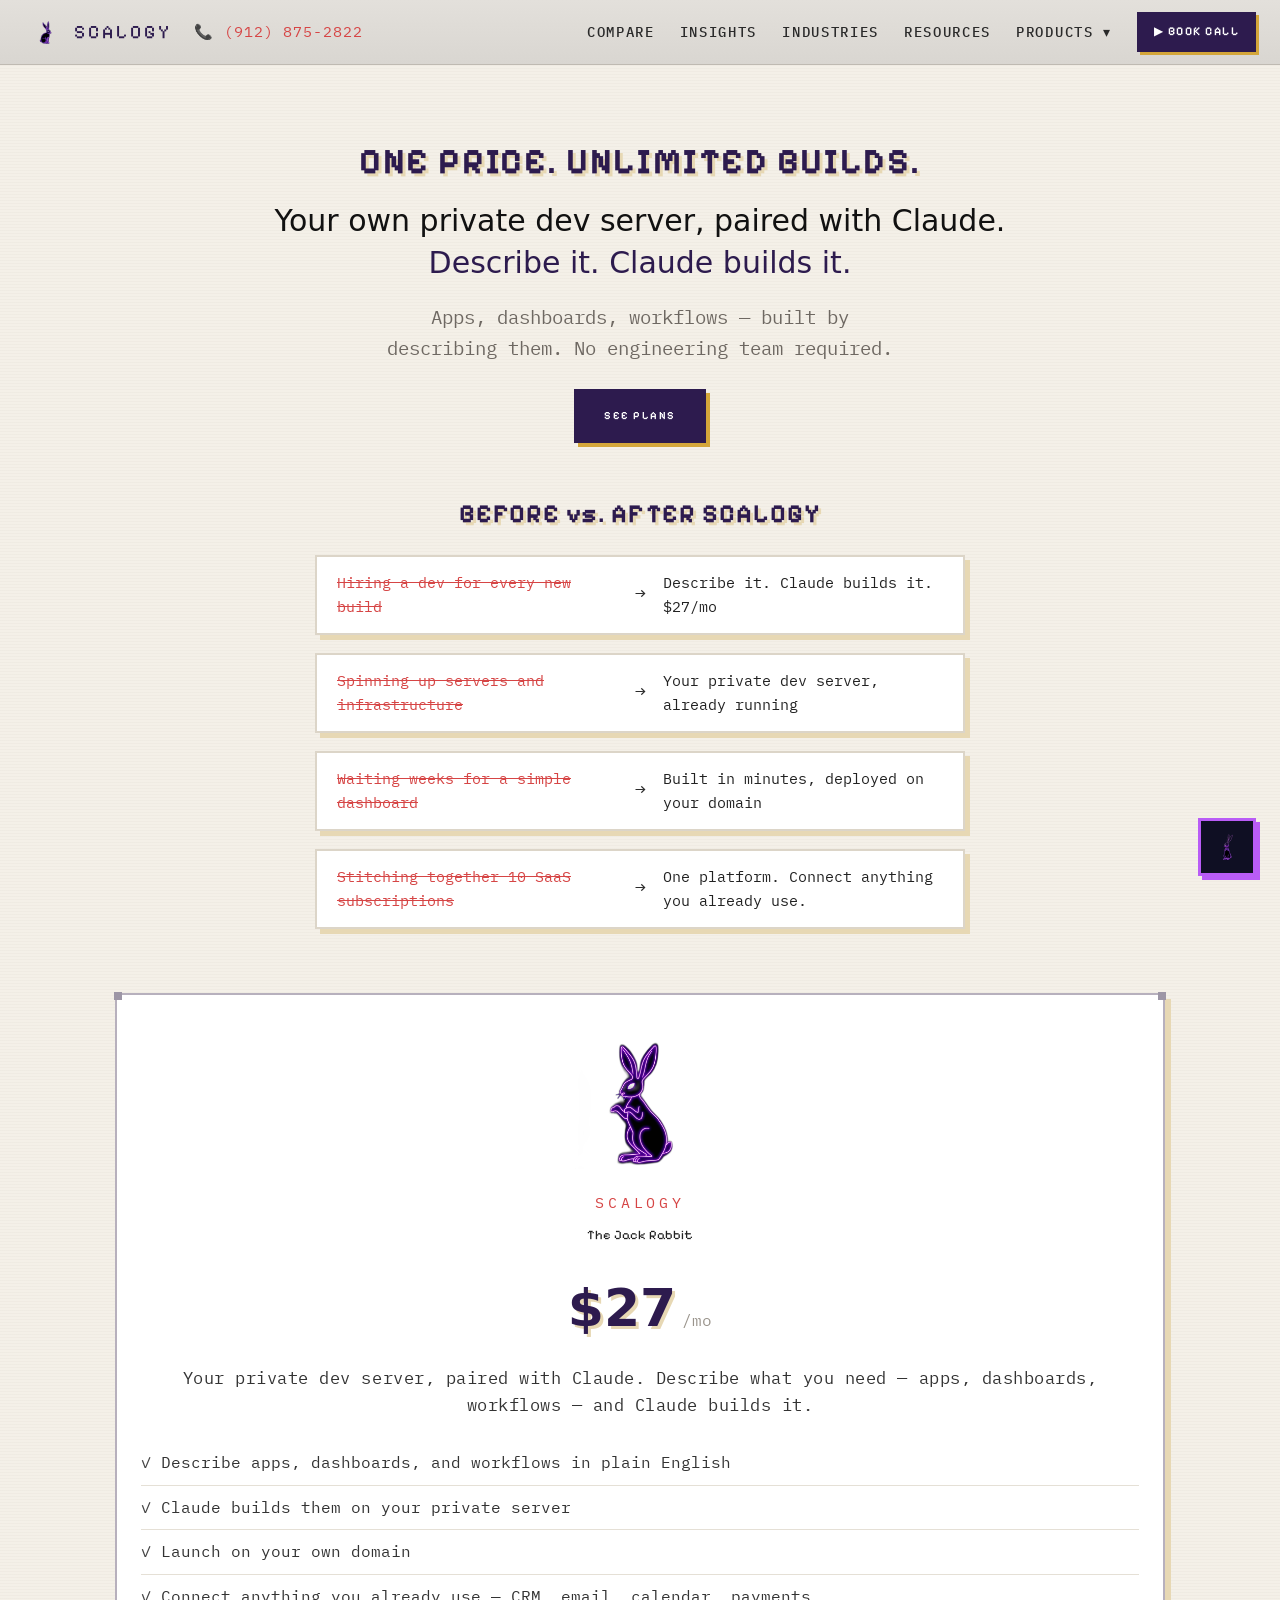
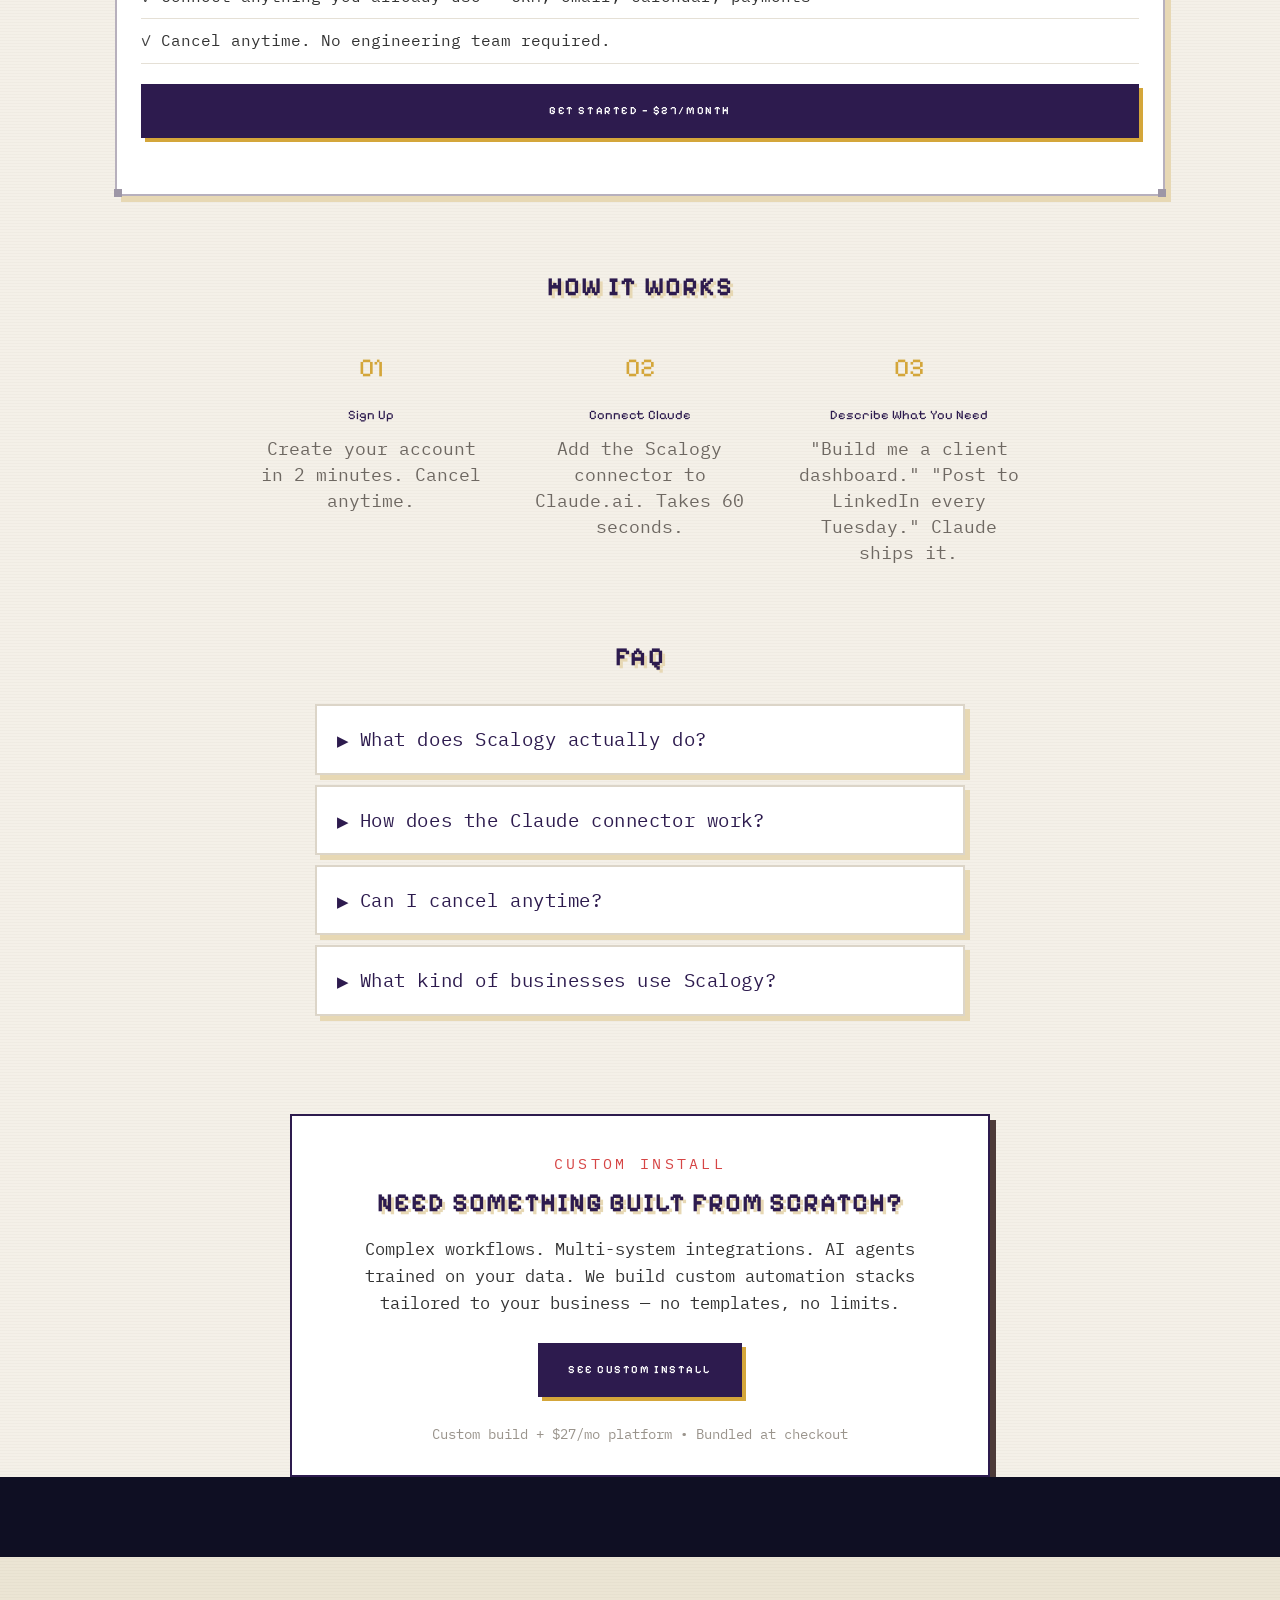
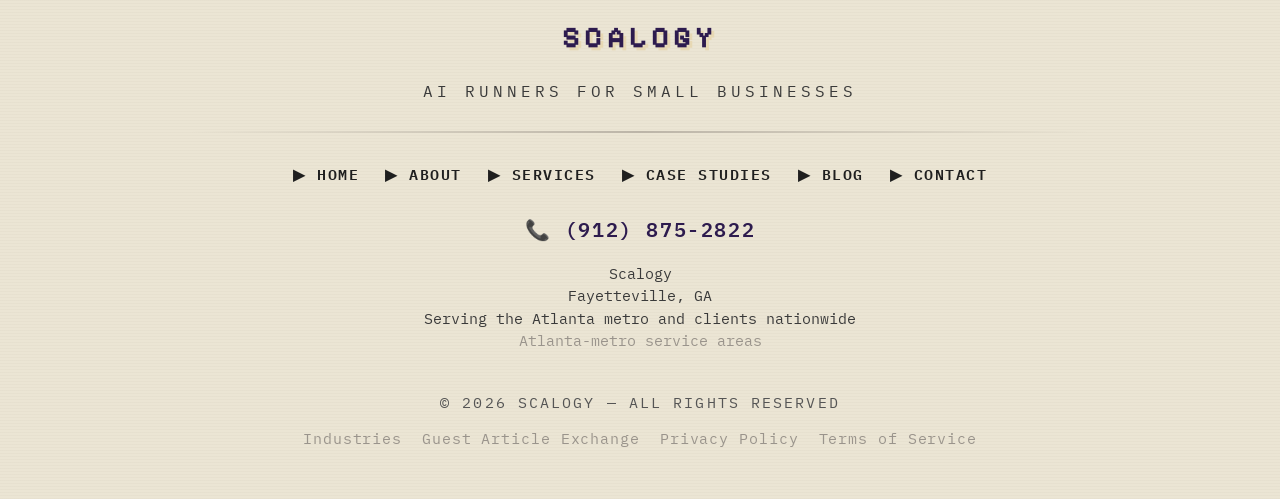
<file: pricing.html>
<!DOCTYPE html>
<html lang="en">
<head>
<meta charset="utf-8">
<meta name="viewport" content="width=device-width, initial-scale=1">
<title>Pricing — Scalogy</title>
<meta name="description" content="AI-powered business automation. Replace your VA, automate your marketing, and never miss a lead. Just $27/mo. Cancel anytime.">
<link rel="canonical" href="https://scalogy.com/pricing">
<link rel="icon" href="images/98255ff23bd022ff.webp" type="image/webp">
<link rel="preconnect" href="https://fonts.googleapis.com">
<link rel="preconnect" href="https://fonts.gstatic.com" crossorigin>
<link rel="stylesheet" href="https://fonts.googleapis.com/css2?family=IBM+Plex+Mono:ital,wght@0,400;0,500;0,600;0,700;1,400&family=Pixelify+Sans:wght@400;500;600;700&family=Press+Start+2P&family=Share+Tech+Mono&display=swap">
<link rel="stylesheet" href="styles.css">
</head>
<body class="page-pricing band-before-footer">
<header class="site-header">
  <nav class="nav" aria-label="Main">
    <div class="nav-left"><a class="brand" href="index.html"><img src="images/98255ff23bd022ff.webp" alt="Scalogy mascot" width="28" height="28"><span>SCALOGY</span></a><a class="nav-phone" href="tel:+19128752822">📞 (912) 875-2822</a></div>
    <div class="nav-links" id="nav-links"><a href="compare.html">COMPARE</a><a href="blog.html">INSIGHTS</a><a href="https://scalogy.com/industries">INDUSTRIES</a><a href="https://scalogy.com/resources">RESOURCES</a><div class="nav-products"><span>PRODUCTS ▾</span></div><a class="btn-book" href="contact.html">▶ BOOK CALL</a></div>
    <button class="nav-toggle" type="button" aria-label="Menu" aria-expanded="false" aria-controls="nav-links">☰</button>
  </nav>
</header>
<main>
<section class="page-hero pricing-hero">
  <h1 class="px">ONE PRICE. UNLIMITED BUILDS.</h1>
  <p class="big">Your own private dev server, paired with Claude.<span> Describe it. Claude builds it.</span></p>
  <p class="small">Apps, dashboards, workflows — built by describing them. No engineering team required.</p>
  <a class="btn" href="#plans">SEE PLANS</a>
</section>
<section class="ba">
  <h2 class="px">BEFORE vs. AFTER SCALOGY</h2>
  <div class="ba-list">
    <div class="ba-row"><div class="from"><span>Hiring a dev for every new build</span></div><span class="arrow">→</span><div class="to"><span>Describe it. Claude builds it. $27/mo</span></div></div>
    <div class="ba-row"><div class="from"><span>Spinning up servers and infrastructure</span></div><span class="arrow">→</span><div class="to"><span>Your private dev server, already running</span></div></div>
    <div class="ba-row"><div class="from"><span>Waiting weeks for a simple dashboard</span></div><span class="arrow">→</span><div class="to"><span>Built in minutes, deployed on your domain</span></div></div>
    <div class="ba-row"><div class="from"><span>Stitching together 10 SaaS subscriptions</span></div><span class="arrow">→</span><div class="to"><span>One platform. Connect anything you already use.</span></div></div>
  </div>
</section>
<section class="plan-wrap" id="plans">
  <div class="plan card corners"><span class="c1"></span><span class="c2"></span>
    <div class="plan-img"><img src="images/2482704a6354101c.webp" alt="The Jack Rabbit" width="1024" height="1024"></div>
    <div class="plan-brand">SCALOGY</div>
    <div class="plan-name">The Jack Rabbit</div>
    <div class="plan-price"><span>$27</span><span>/mo</span></div>
    <p>Your private dev server, paired with Claude. Describe what you need — apps, dashboards, workflows — and Claude builds it.</p>
    <ul><li><span>✓</span>Describe apps, dashboards, and workflows in plain English</li><li><span>✓</span>Claude builds them on your private server</li><li><span>✓</span>Launch on your own domain</li><li><span>✓</span>Connect anything you already use — CRM, email, calendar, payments</li><li><span>✓</span>Cancel anytime. No engineering team required.</li></ul>
    <a class="btn btn-block" href="https://app.scalogy.com/signup">GET STARTED — $27/MONTH</a>
  </div>
</section>
<section class="hiw">
  <h2 class="px sec-h">HOW IT WORKS</h2>
  <div class="hiw-grid">
    <div><div class="hiw-num">01</div><div class="hiw-ttl">Sign Up</div><div class="hiw-txt">Create your account in 2 minutes. Cancel anytime.</div></div>
    <div><div class="hiw-num">02</div><div class="hiw-ttl">Connect Claude</div><div class="hiw-txt">Add the Scalogy connector to Claude.ai. Takes 60 seconds.</div></div>
    <div><div class="hiw-num">03</div><div class="hiw-ttl">Describe What You Need</div><div class="hiw-txt">"Build me a client dashboard." "Post to LinkedIn every Tuesday." Claude ships it.</div></div>
  </div>
</section>
<section class="faq">
  <h2 class="px sec-h">FAQ</h2>
  <div class="faq-list">
    <details><summary>What does Scalogy actually do?</summary><p>Scalogy gives you a private dev server paired with Claude. Describe what you want — a customer dashboard, a scheduled workflow, a branded landing page — and Claude builds and deploys it on your server. No engineering team required.</p></details>
    <details><summary>How does the Claude connector work?</summary><p>After signup, you add Scalogy as a "connector" in Claude.ai. From there you just talk to Claude in plain English — "build me a client dashboard" or "post to LinkedIn every Tuesday" — and it ships.</p></details>
    <details><summary>Can I cancel anytime?</summary><p>Yes. No contracts, no commitments. Cancel from your dashboard or email us. Everything you built stops running at the end of your billing period.</p></details>
    <details><summary>What kind of businesses use Scalogy?</summary><p>Property managers, agencies, consultants, e-commerce brands, law firms — anyone who needs custom software without hiring a dev team. If you can describe it, Scalogy can build it.</p></details>
  </div>
</section>
<section class="ci-sec ci-end">
  <div class="ci-box card">
    <div class="label">CUSTOM INSTALL</div>
    <h2 class="px">NEED SOMETHING BUILT FROM SCRATCH?</h2>
    <p>Complex workflows. Multi-system integrations. AI agents trained on your data. We build custom automation stacks tailored to your business — no templates, no limits.</p>
    <a class="btn" href="custom.html">SEE CUSTOM INSTALL</a>
    <p class="note">Custom build + $27/mo platform • Bundled at checkout</p>
  </div>
</section>
</main>
<footer class="site-footer">
  <a class="foot-brand" href="index.html">SCALOGY</a>
  <div class="foot-tag">AI RUNNERS FOR SMALL BUSINESSES</div>
  <hr class="foot-rule">
  <div class="foot-nav"><a href="index.html">▶ HOME</a><a href="about.html">▶ ABOUT</a><a href="https://scalogy.com/services">▶ SERVICES</a><a href="https://scalogy.com/case-studies">▶ CASE STUDIES</a><a href="blog.html">▶ BLOG</a><a href="contact.html">▶ CONTACT</a></div>
  <a class="foot-phone" href="tel:+19128752822">📞 (912) 875-2822</a>
  <address class="foot-address">Scalogy<br>Fayetteville, GA<br>Serving the Atlanta metro and clients nationwide<br><a href="https://scalogy.com/service-area/atlanta">Atlanta-metro service areas</a></address>
  <div class="foot-copy">© 2026 SCALOGY — ALL RIGHTS RESERVED</div>
  <div class="foot-legal"><a href="https://scalogy.com/industries">Industries</a><a href="https://scalogy.com/guest-article-exchange">Guest Article Exchange</a><a href="privacy.html">Privacy Policy</a><a href="terms.html">Terms of Service</a></div>
</footer>
<a class="chat-btn" href="https://scalogy.com/pricing" aria-label="Talk to Scout"><img src="images/db33987d724f92c5.webp" alt="Chat" width="30" height="30"></a>
<script src="menu.js" defer></script>
</body>
</html>
</file>
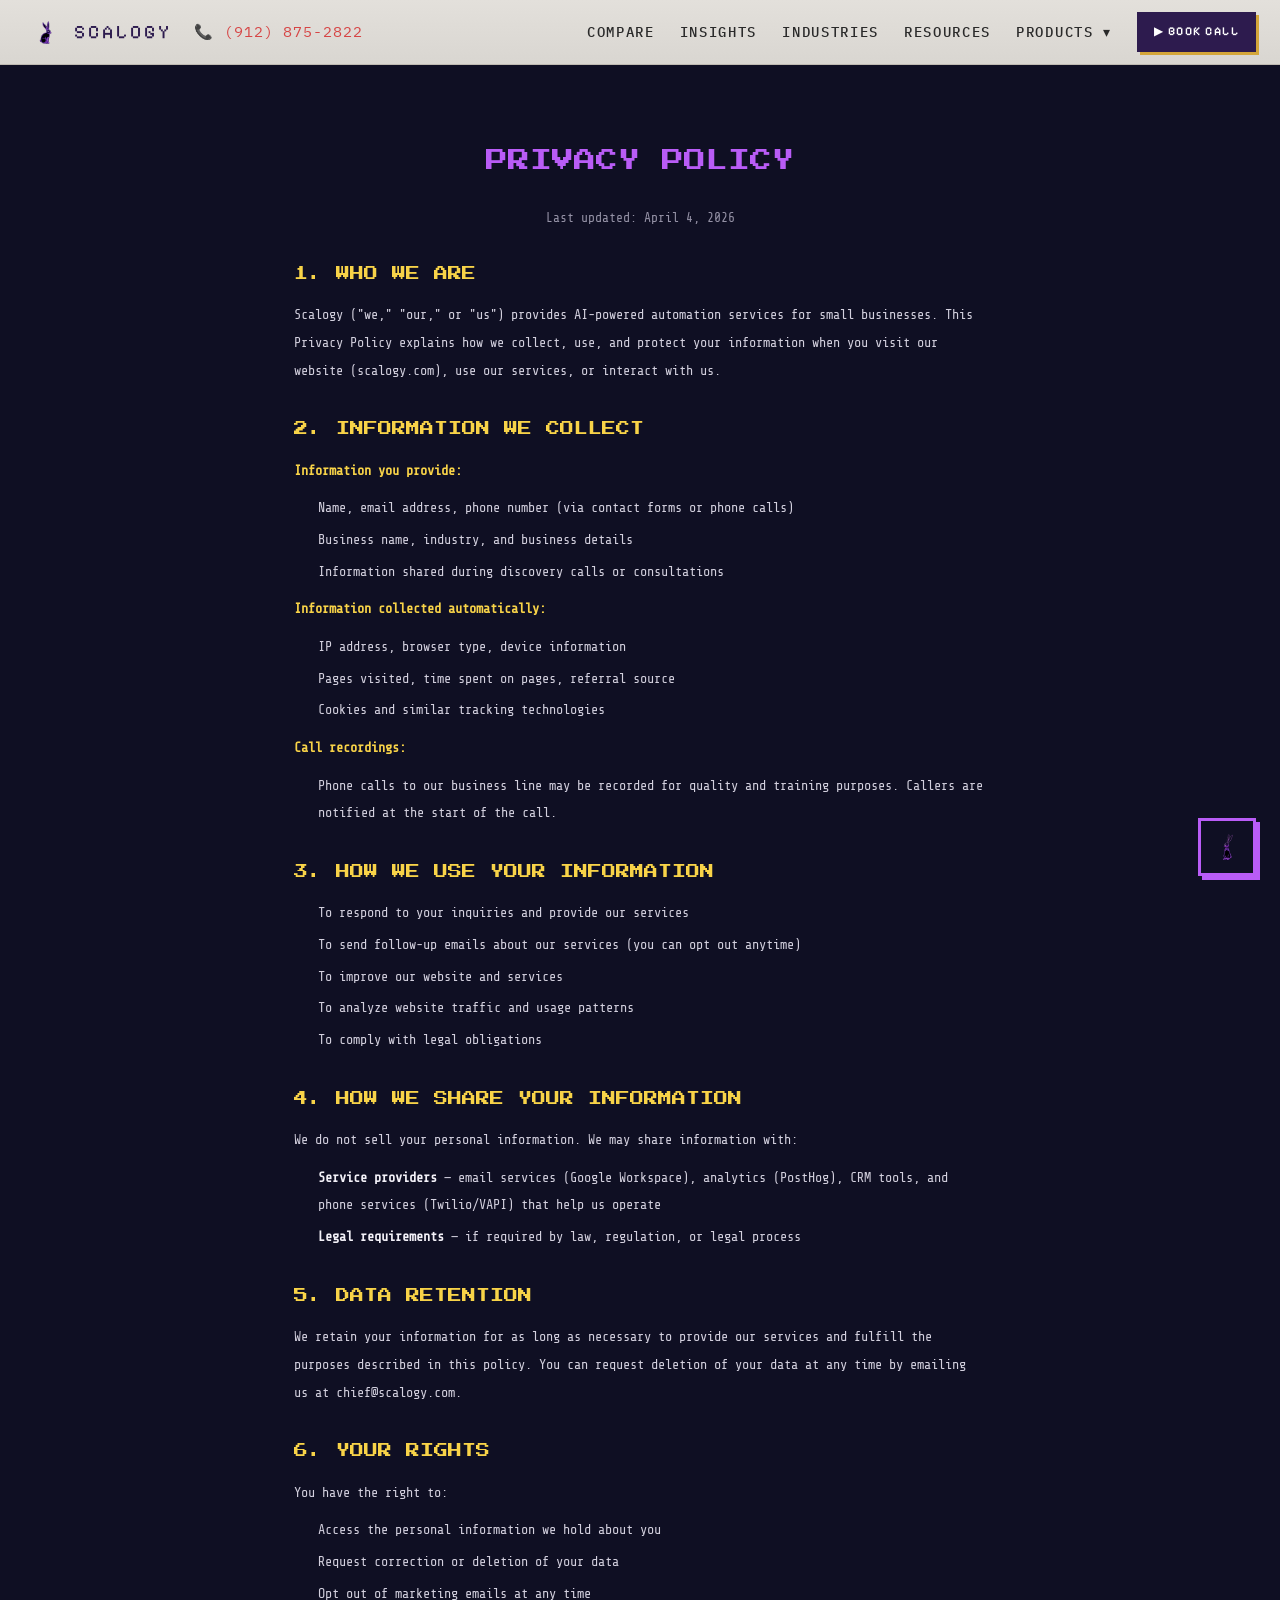
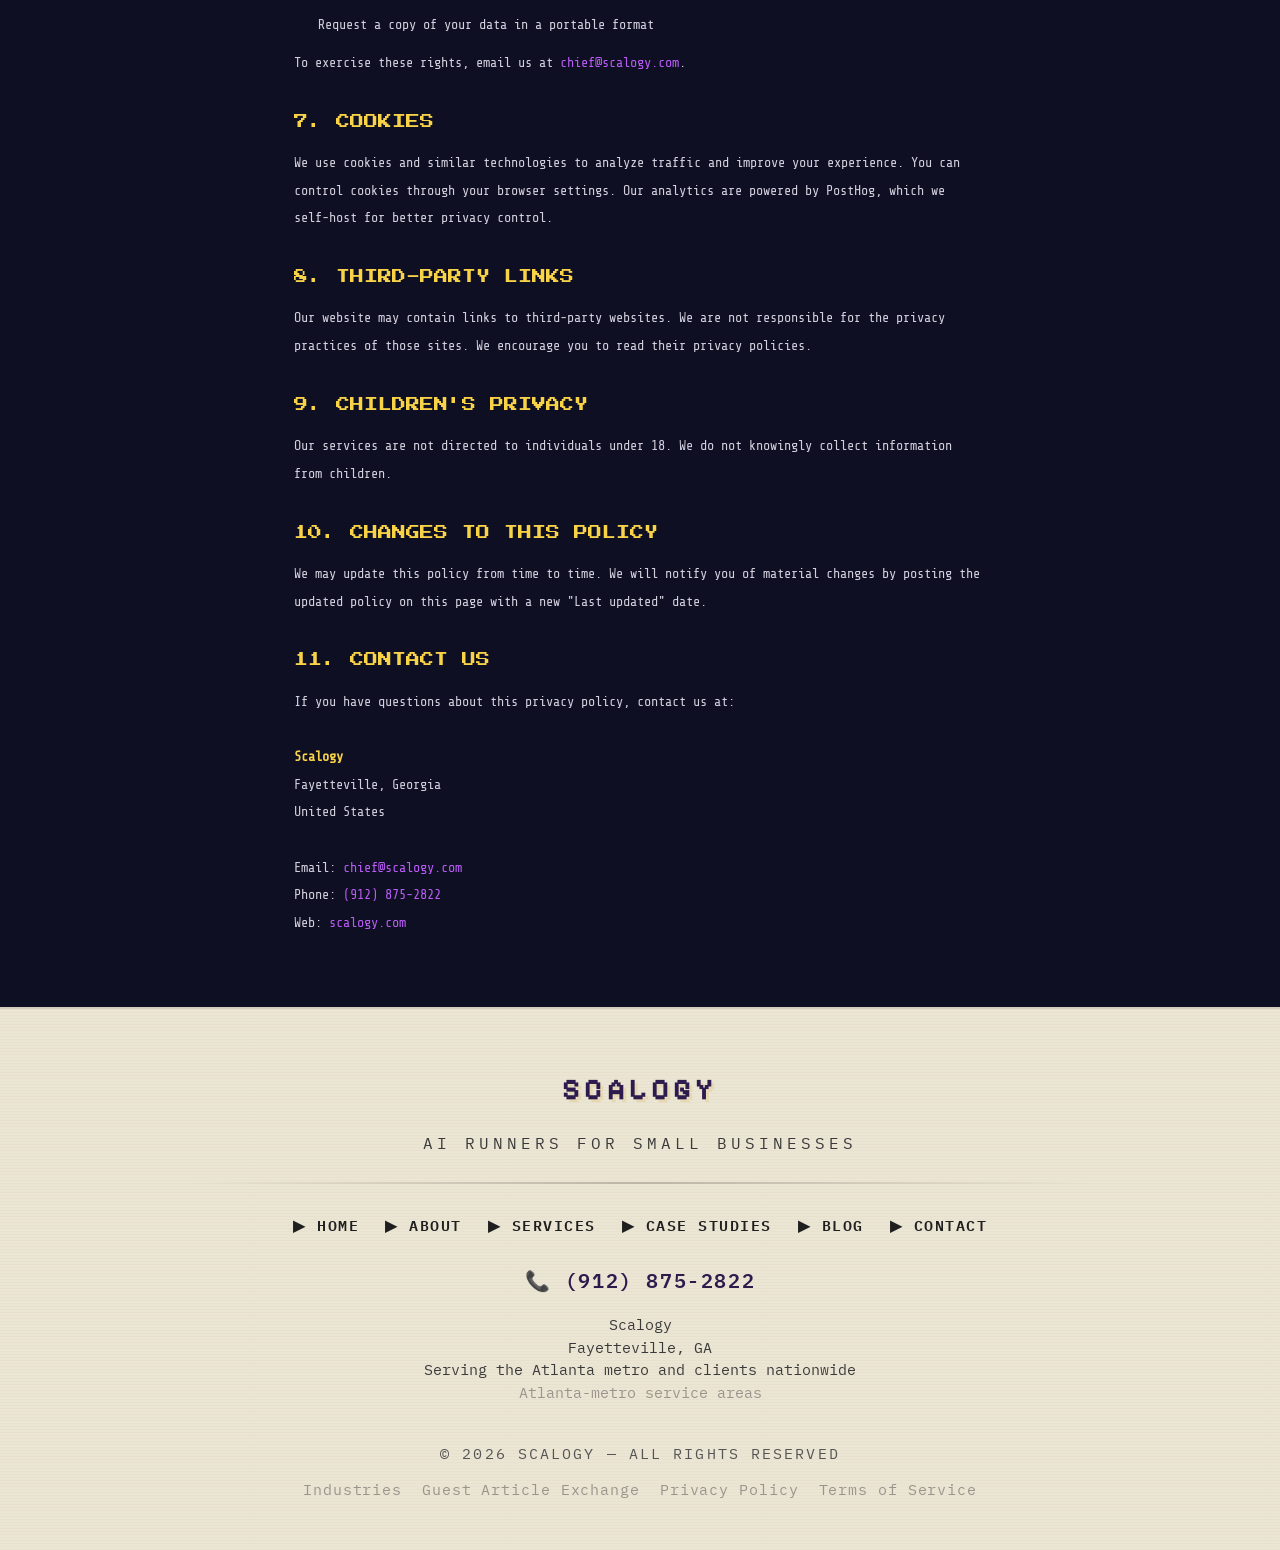
<file: privacy.html>
<!DOCTYPE html>
<html lang="en">
<head>
<meta charset="utf-8">
<meta name="viewport" content="width=device-width, initial-scale=1">
<title>Privacy Policy — Scalogy</title>
<meta name="description" content="Scalogy privacy policy. How we collect, use, and protect your data.">
<link rel="canonical" href="https://scalogy.com/privacy">
<link rel="icon" href="images/98255ff23bd022ff.webp" type="image/webp">
<link rel="preconnect" href="https://fonts.googleapis.com">
<link rel="preconnect" href="https://fonts.gstatic.com" crossorigin>
<link rel="stylesheet" href="https://fonts.googleapis.com/css2?family=IBM+Plex+Mono:ital,wght@0,400;0,500;0,600;0,700;1,400&family=Pixelify+Sans:wght@400;500;600;700&family=Press+Start+2P&family=Share+Tech+Mono&display=swap">
<link rel="stylesheet" href="styles.css">
</head>
<body class="page-privacy">
<header class="site-header">
  <nav class="nav" aria-label="Main">
    <div class="nav-left"><a class="brand" href="index.html"><img src="images/98255ff23bd022ff.webp" alt="Scalogy mascot" width="28" height="28"><span>SCALOGY</span></a><a class="nav-phone" href="tel:+19128752822">📞 (912) 875-2822</a></div>
    <div class="nav-links" id="nav-links"><a href="compare.html">COMPARE</a><a href="blog.html">INSIGHTS</a><a href="https://scalogy.com/industries">INDUSTRIES</a><a href="https://scalogy.com/resources">RESOURCES</a><div class="nav-products"><span>PRODUCTS ▾</span></div><a class="btn-book" href="contact.html">▶ BOOK CALL</a></div>
    <button class="nav-toggle" type="button" aria-label="Menu" aria-expanded="false" aria-controls="nav-links">☰</button>
  </nav>
</header>
<main class="dark-main">
<section class="legal"><div class="wrap">
<h1 class="arcade">PRIVACY POLICY</h1>
<p class="updated">Last updated: April 4, 2026</p>
<h2>1. WHO WE ARE</h2>
<div class="legal-body">Scalogy ("we," "our," or "us") provides AI-powered automation services for small businesses. This Privacy Policy explains how we collect, use, and protect your information when you visit our website (scalogy.com), use our services, or interact with us.</div>
<h2>2. INFORMATION WE COLLECT</h2>
<div class="legal-body"><strong>Information you provide:</strong><ul><li>Name, email address, phone number (via contact forms or phone calls)</li><li>Business name, industry, and business details</li><li>Information shared during discovery calls or consultations</li></ul><strong>Information collected automatically:</strong><ul><li>IP address, browser type, device information</li><li>Pages visited, time spent on pages, referral source</li><li>Cookies and similar tracking technologies</li></ul><strong>Call recordings:</strong><ul><li>Phone calls to our business line may be recorded for quality and training purposes. Callers are notified at the start of the call.</li></ul></div>
<h2>3. HOW WE USE YOUR INFORMATION</h2>
<div class="legal-body"><ul><li>To respond to your inquiries and provide our services</li><li>To send follow-up emails about our services (you can opt out anytime)</li><li>To improve our website and services</li><li>To analyze website traffic and usage patterns</li><li>To comply with legal obligations</li></ul></div>
<h2>4. HOW WE SHARE YOUR INFORMATION</h2>
<div class="legal-body">We do not sell your personal information. We may share information with:<ul><li><strong>Service providers</strong> — email services (Google Workspace), analytics (PostHog), CRM tools, and phone services (Twilio/VAPI) that help us operate</li><li><strong>Legal requirements</strong> — if required by law, regulation, or legal process</li></ul></div>
<h2>5. DATA RETENTION</h2>
<div class="legal-body">We retain your information for as long as necessary to provide our services and fulfill the purposes described in this policy. You can request deletion of your data at any time by emailing us at chief@scalogy.com.</div>
<h2>6. YOUR RIGHTS</h2>
<div class="legal-body">You have the right to:<ul><li>Access the personal information we hold about you</li><li>Request correction or deletion of your data</li><li>Opt out of marketing emails at any time</li><li>Request a copy of your data in a portable format</li></ul>To exercise these rights, email us at <a href="mailto:chief@scalogy.com">chief@scalogy.com</a>.</div>
<h2>7. COOKIES</h2>
<div class="legal-body">We use cookies and similar technologies to analyze traffic and improve your experience. You can control cookies through your browser settings. Our analytics are powered by PostHog, which we self-host for better privacy control.</div>
<h2>8. THIRD-PARTY LINKS</h2>
<div class="legal-body">Our website may contain links to third-party websites. We are not responsible for the privacy practices of those sites. We encourage you to read their privacy policies.</div>
<h2>9. CHILDREN'S PRIVACY</h2>
<div class="legal-body">Our services are not directed to individuals under 18. We do not knowingly collect information from children.</div>
<h2>10. CHANGES TO THIS POLICY</h2>
<div class="legal-body">We may update this policy from time to time. We will notify you of material changes by posting the updated policy on this page with a new "Last updated" date.</div>
<h2>11. CONTACT US</h2>
<div class="legal-body">If you have questions about this privacy policy, contact us at:<br/><br/><strong>Scalogy</strong><br/>Fayetteville, Georgia<br/>United States<br/><br/>Email: <a href="mailto:chief@scalogy.com">chief@scalogy.com</a><br/>Phone: <a href="tel:+19128752822">(912) 875-2822</a><br/>Web: <a href="index.html">scalogy.com</a></div>
</div></section>
</main>
<footer class="site-footer">
  <a class="foot-brand" href="index.html">SCALOGY</a>
  <div class="foot-tag">AI RUNNERS FOR SMALL BUSINESSES</div>
  <hr class="foot-rule">
  <div class="foot-nav"><a href="index.html">▶ HOME</a><a href="about.html">▶ ABOUT</a><a href="https://scalogy.com/services">▶ SERVICES</a><a href="https://scalogy.com/case-studies">▶ CASE STUDIES</a><a href="blog.html">▶ BLOG</a><a href="contact.html">▶ CONTACT</a></div>
  <a class="foot-phone" href="tel:+19128752822">📞 (912) 875-2822</a>
  <address class="foot-address">Scalogy<br>Fayetteville, GA<br>Serving the Atlanta metro and clients nationwide<br><a href="https://scalogy.com/service-area/atlanta">Atlanta-metro service areas</a></address>
  <div class="foot-copy">© 2026 SCALOGY — ALL RIGHTS RESERVED</div>
  <div class="foot-legal"><a href="https://scalogy.com/industries">Industries</a><a href="https://scalogy.com/guest-article-exchange">Guest Article Exchange</a><a href="privacy.html">Privacy Policy</a><a href="terms.html">Terms of Service</a></div>
</footer>
<a class="chat-btn" href="https://scalogy.com/privacy" aria-label="Talk to Scout"><img src="images/db33987d724f92c5.webp" alt="Chat" width="30" height="30"></a>
<script src="menu.js" defer></script>
</body>
</html>
</file>
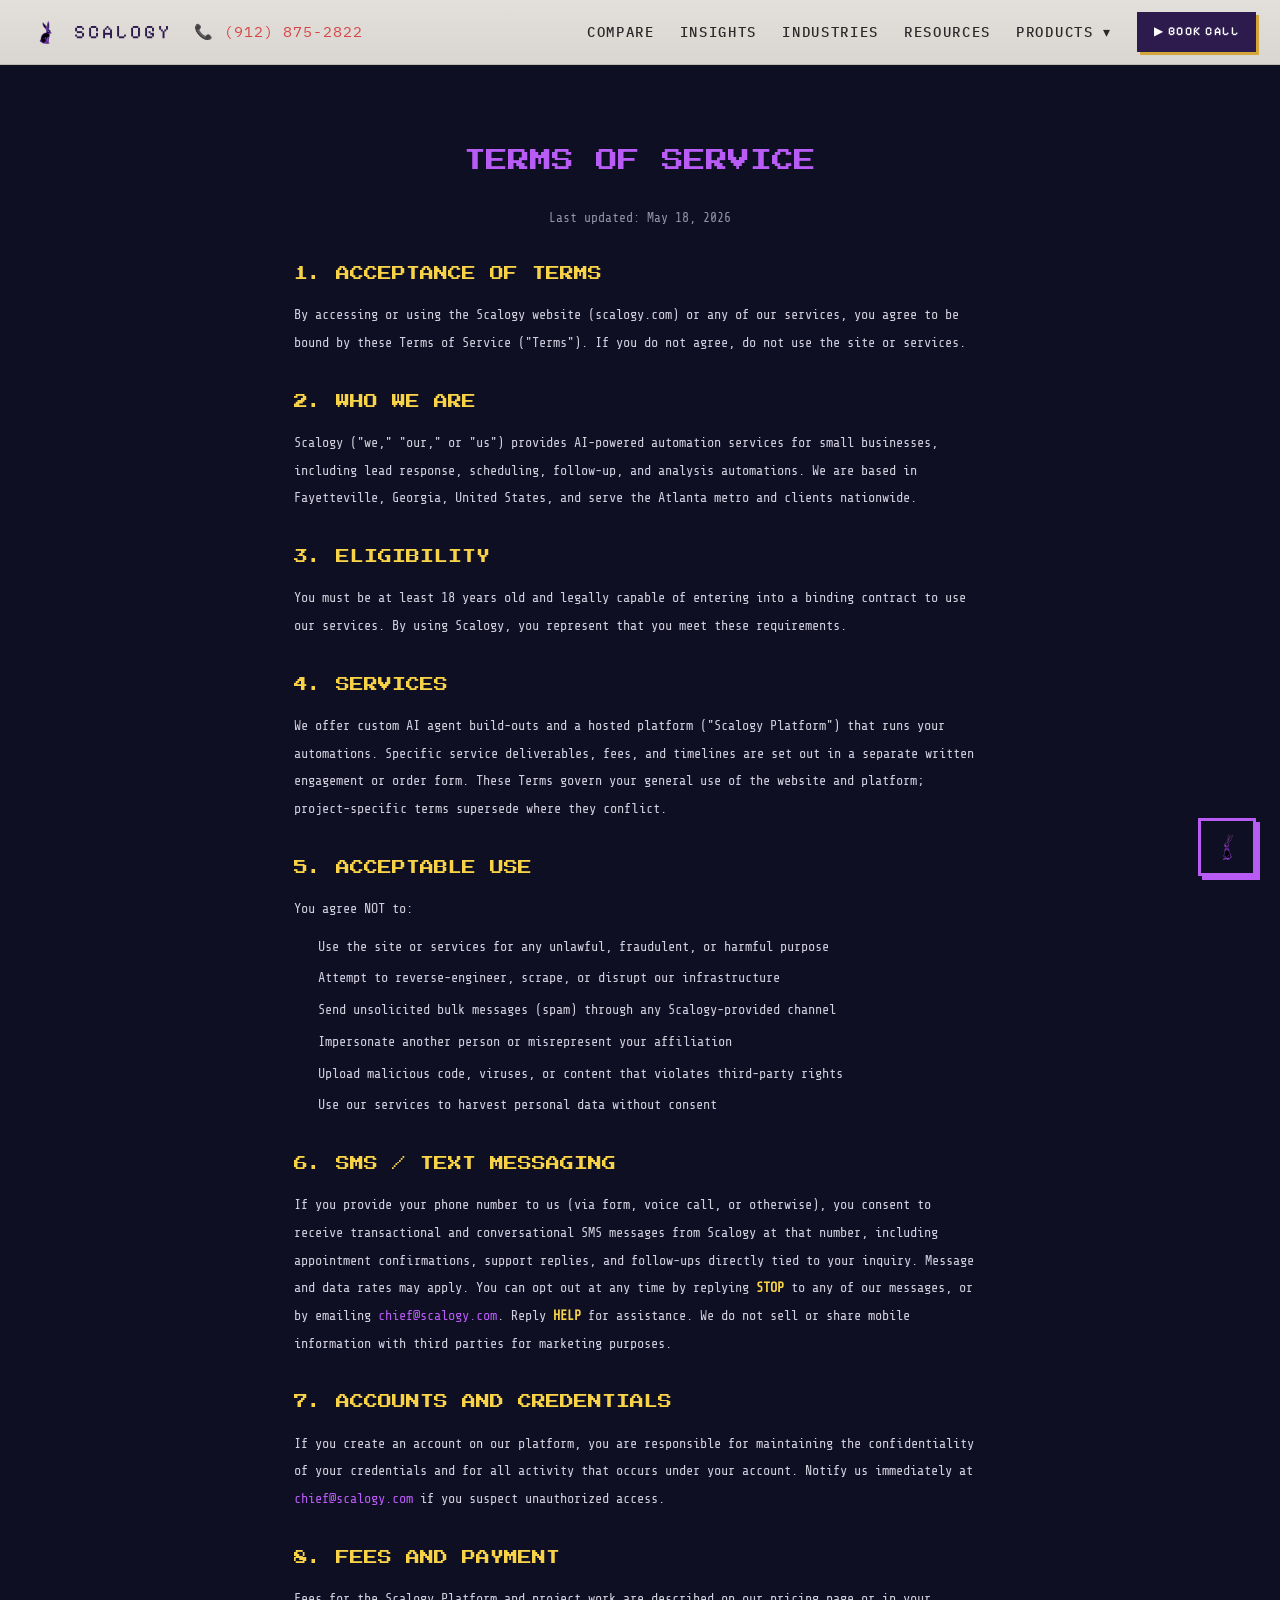
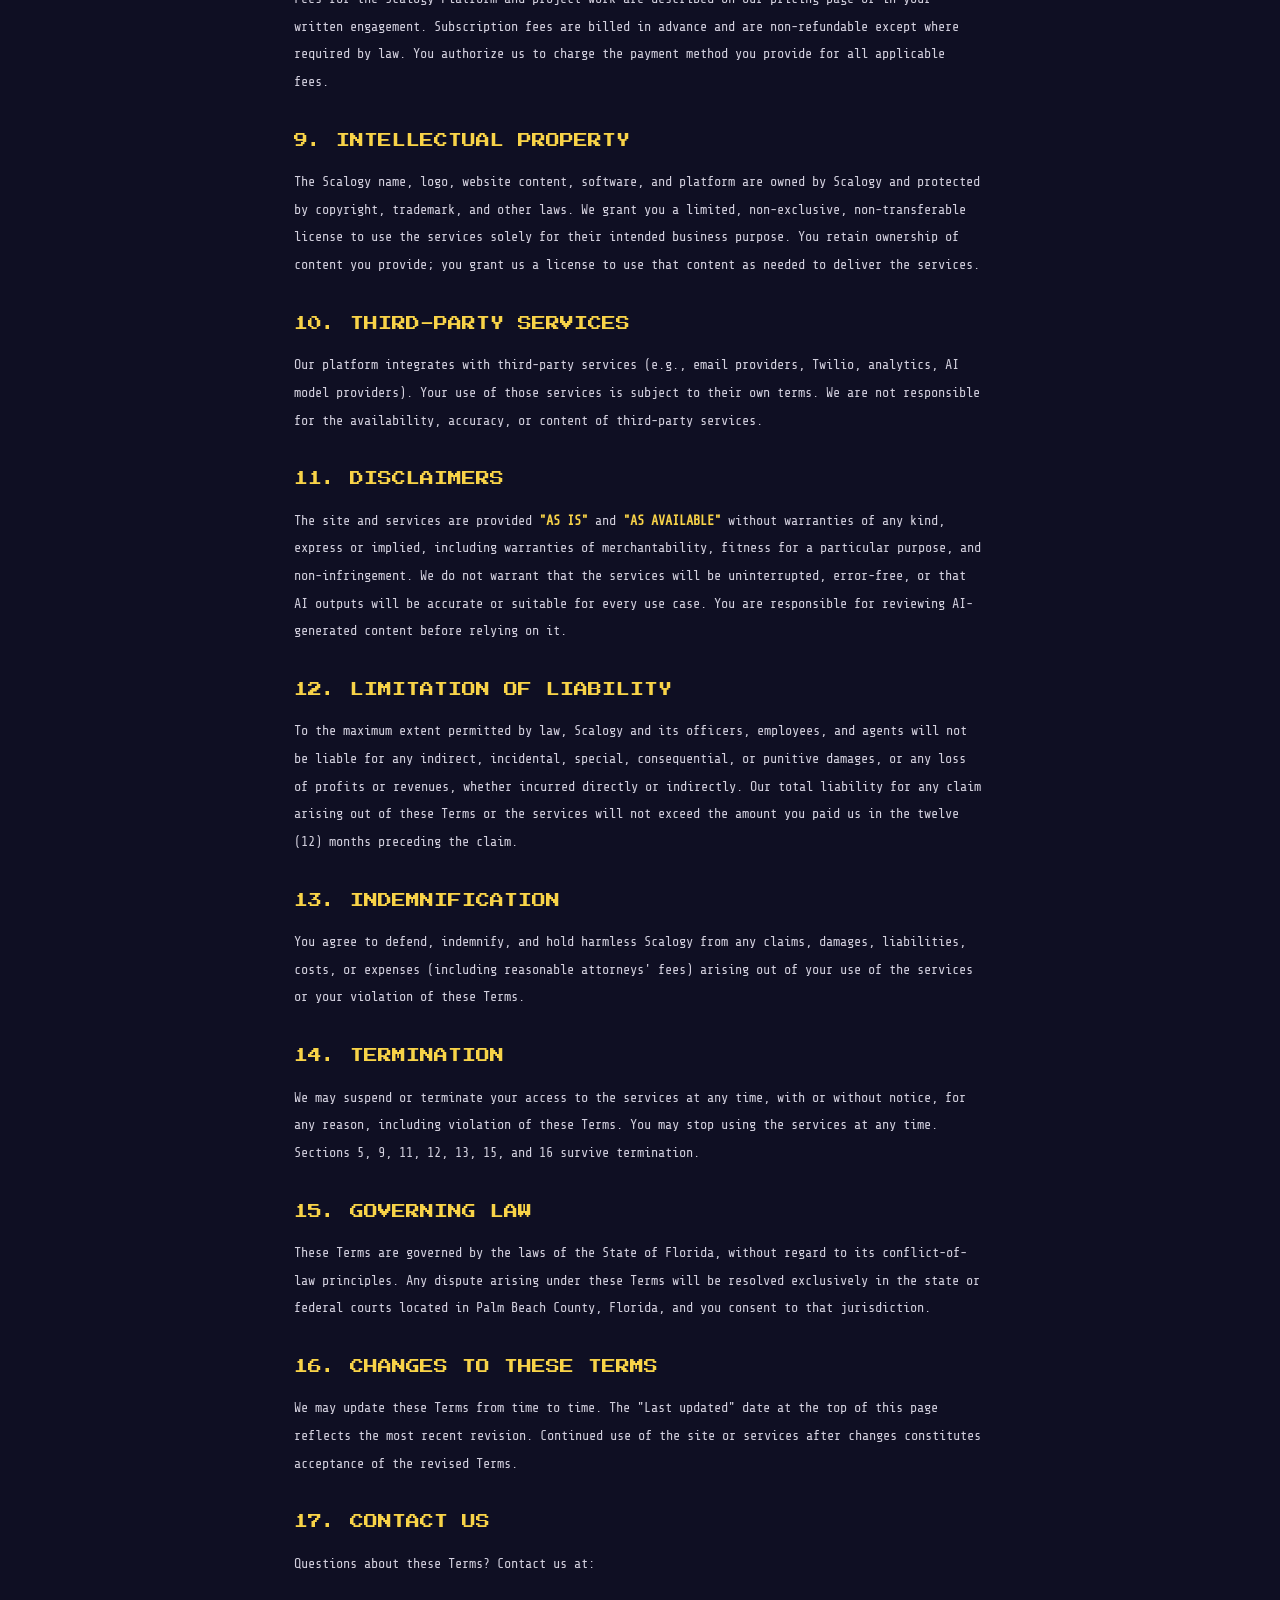
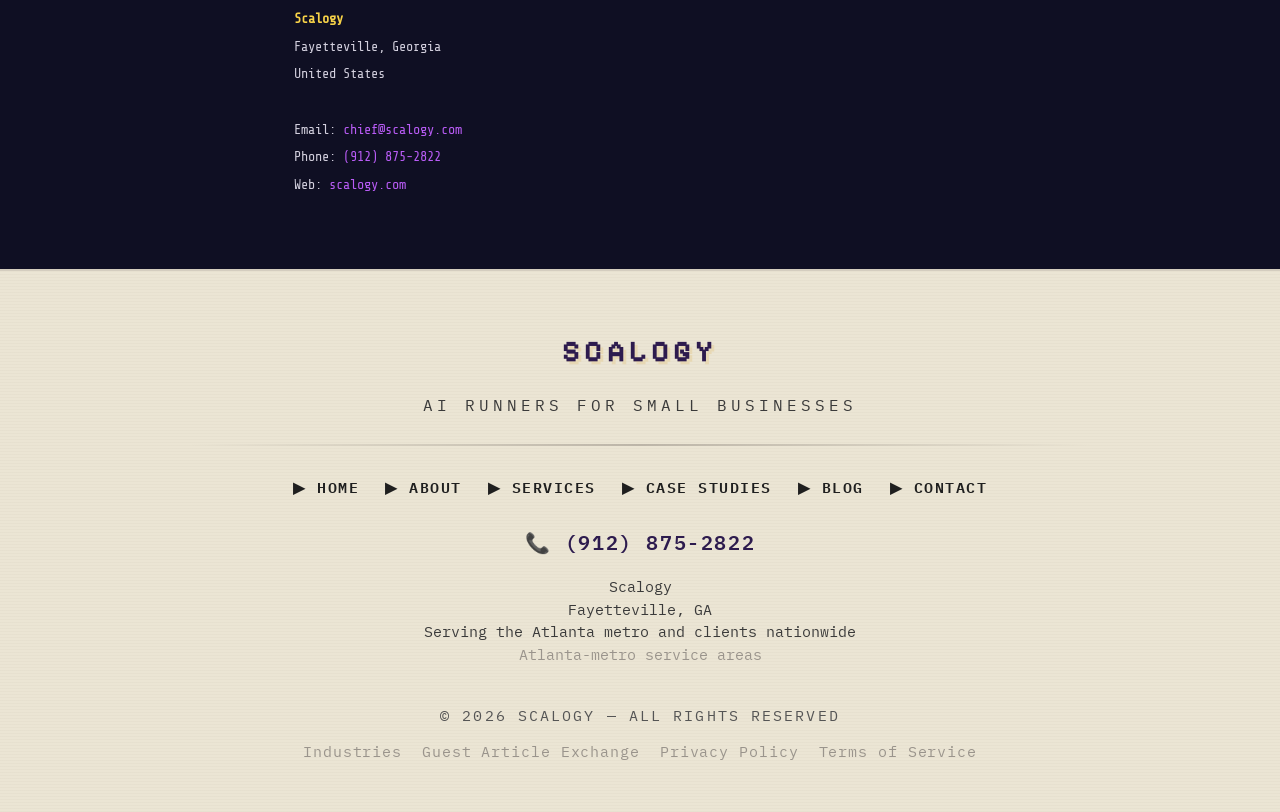
<file: terms.html>
<!DOCTYPE html>
<html lang="en">
<head>
<meta charset="utf-8">
<meta name="viewport" content="width=device-width, initial-scale=1">
<title>Terms of Service — Scalogy</title>
<meta name="description" content="Scalogy terms of service. The rules and conditions for using our website and services.">
<link rel="canonical" href="https://scalogy.com/terms">
<link rel="icon" href="images/98255ff23bd022ff.webp" type="image/webp">
<link rel="preconnect" href="https://fonts.googleapis.com">
<link rel="preconnect" href="https://fonts.gstatic.com" crossorigin>
<link rel="stylesheet" href="https://fonts.googleapis.com/css2?family=IBM+Plex+Mono:ital,wght@0,400;0,500;0,600;0,700;1,400&family=Pixelify+Sans:wght@400;500;600;700&family=Press+Start+2P&family=Share+Tech+Mono&display=swap">
<link rel="stylesheet" href="styles.css">
</head>
<body class="page-terms">
<header class="site-header">
  <nav class="nav" aria-label="Main">
    <div class="nav-left"><a class="brand" href="index.html"><img src="images/98255ff23bd022ff.webp" alt="Scalogy mascot" width="28" height="28"><span>SCALOGY</span></a><a class="nav-phone" href="tel:+19128752822">📞 (912) 875-2822</a></div>
    <div class="nav-links" id="nav-links"><a href="compare.html">COMPARE</a><a href="blog.html">INSIGHTS</a><a href="https://scalogy.com/industries">INDUSTRIES</a><a href="https://scalogy.com/resources">RESOURCES</a><div class="nav-products"><span>PRODUCTS ▾</span></div><a class="btn-book" href="contact.html">▶ BOOK CALL</a></div>
    <button class="nav-toggle" type="button" aria-label="Menu" aria-expanded="false" aria-controls="nav-links">☰</button>
  </nav>
</header>
<main class="dark-main">
<section class="legal"><div class="wrap">
<h1 class="arcade">TERMS OF SERVICE</h1>
<p class="updated">Last updated: May 18, 2026</p>
<h2>1. ACCEPTANCE OF TERMS</h2>
<div class="legal-body">By accessing or using the Scalogy website (scalogy.com) or any of our services, you agree to be bound by these Terms of Service ("Terms"). If you do not agree, do not use the site or services.</div>
<h2>2. WHO WE ARE</h2>
<div class="legal-body">Scalogy ("we," "our," or "us") provides AI-powered automation services for small businesses, including lead response, scheduling, follow-up, and analysis automations. We are based in Fayetteville, Georgia, United States, and serve the Atlanta metro and clients nationwide.</div>
<h2>3. ELIGIBILITY</h2>
<div class="legal-body">You must be at least 18 years old and legally capable of entering into a binding contract to use our services. By using Scalogy, you represent that you meet these requirements.</div>
<h2>4. SERVICES</h2>
<div class="legal-body">We offer custom AI agent build-outs and a hosted platform ("Scalogy Platform") that runs your automations. Specific service deliverables, fees, and timelines are set out in a separate written engagement or order form. These Terms govern your general use of the website and platform; project-specific terms supersede where they conflict.</div>
<h2>5. ACCEPTABLE USE</h2>
<div class="legal-body">You agree NOT to:<ul><li>Use the site or services for any unlawful, fraudulent, or harmful purpose</li><li>Attempt to reverse-engineer, scrape, or disrupt our infrastructure</li><li>Send unsolicited bulk messages (spam) through any Scalogy-provided channel</li><li>Impersonate another person or misrepresent your affiliation</li><li>Upload malicious code, viruses, or content that violates third-party rights</li><li>Use our services to harvest personal data without consent</li></ul></div>
<h2>6. SMS / TEXT MESSAGING</h2>
<div class="legal-body">If you provide your phone number to us (via form, voice call, or otherwise), you consent to receive transactional and conversational SMS messages from Scalogy at that number, including appointment confirmations, support replies, and follow-ups directly tied to your inquiry. Message and data rates may apply. You can opt out at any time by replying <strong>STOP</strong> to any of our messages, or by emailing <a href="mailto:chief@scalogy.com">chief@scalogy.com</a>. Reply <strong>HELP</strong> for assistance. We do not sell or share mobile information with third parties for marketing purposes.</div>
<h2>7. ACCOUNTS AND CREDENTIALS</h2>
<div class="legal-body">If you create an account on our platform, you are responsible for maintaining the confidentiality of your credentials and for all activity that occurs under your account. Notify us immediately at <a href="mailto:chief@scalogy.com">chief@scalogy.com</a> if you suspect unauthorized access.</div>
<h2>8. FEES AND PAYMENT</h2>
<div class="legal-body">Fees for the Scalogy Platform and project work are described on our pricing page or in your written engagement. Subscription fees are billed in advance and are non-refundable except where required by law. You authorize us to charge the payment method you provide for all applicable fees.</div>
<h2>9. INTELLECTUAL PROPERTY</h2>
<div class="legal-body">The Scalogy name, logo, website content, software, and platform are owned by Scalogy and protected by copyright, trademark, and other laws. We grant you a limited, non-exclusive, non-transferable license to use the services solely for their intended business purpose. You retain ownership of content you provide; you grant us a license to use that content as needed to deliver the services.</div>
<h2>10. THIRD-PARTY SERVICES</h2>
<div class="legal-body">Our platform integrates with third-party services (e.g., email providers, Twilio, analytics, AI model providers). Your use of those services is subject to their own terms. We are not responsible for the availability, accuracy, or content of third-party services.</div>
<h2>11. DISCLAIMERS</h2>
<div class="legal-body">The site and services are provided <strong>"AS IS"</strong> and <strong>"AS AVAILABLE"</strong> without warranties of any kind, express or implied, including warranties of merchantability, fitness for a particular purpose, and non-infringement. We do not warrant that the services will be uninterrupted, error-free, or that AI outputs will be accurate or suitable for every use case. You are responsible for reviewing AI-generated content before relying on it.</div>
<h2>12. LIMITATION OF LIABILITY</h2>
<div class="legal-body">To the maximum extent permitted by law, Scalogy and its officers, employees, and agents will not be liable for any indirect, incidental, special, consequential, or punitive damages, or any loss of profits or revenues, whether incurred directly or indirectly. Our total liability for any claim arising out of these Terms or the services will not exceed the amount you paid us in the twelve (12) months preceding the claim.</div>
<h2>13. INDEMNIFICATION</h2>
<div class="legal-body">You agree to defend, indemnify, and hold harmless Scalogy from any claims, damages, liabilities, costs, or expenses (including reasonable attorneys' fees) arising out of your use of the services or your violation of these Terms.</div>
<h2>14. TERMINATION</h2>
<div class="legal-body">We may suspend or terminate your access to the services at any time, with or without notice, for any reason, including violation of these Terms. You may stop using the services at any time. Sections 5, 9, 11, 12, 13, 15, and 16 survive termination.</div>
<h2>15. GOVERNING LAW</h2>
<div class="legal-body">These Terms are governed by the laws of the State of Florida, without regard to its conflict-of-law principles. Any dispute arising under these Terms will be resolved exclusively in the state or federal courts located in Palm Beach County, Florida, and you consent to that jurisdiction.</div>
<h2>16. CHANGES TO THESE TERMS</h2>
<div class="legal-body">We may update these Terms from time to time. The "Last updated" date at the top of this page reflects the most recent revision. Continued use of the site or services after changes constitutes acceptance of the revised Terms.</div>
<h2>17. CONTACT US</h2>
<div class="legal-body">Questions about these Terms? Contact us at:<br/><br/><strong>Scalogy</strong><br/>Fayetteville, Georgia<br/>United States<br/><br/>Email: <a href="mailto:chief@scalogy.com">chief@scalogy.com</a><br/>Phone: <a href="tel:+19128752822">(912) 875-2822</a><br/>Web: <a href="index.html">scalogy.com</a></div>
</div></section>
</main>
<footer class="site-footer">
  <a class="foot-brand" href="index.html">SCALOGY</a>
  <div class="foot-tag">AI RUNNERS FOR SMALL BUSINESSES</div>
  <hr class="foot-rule">
  <div class="foot-nav"><a href="index.html">▶ HOME</a><a href="about.html">▶ ABOUT</a><a href="https://scalogy.com/services">▶ SERVICES</a><a href="https://scalogy.com/case-studies">▶ CASE STUDIES</a><a href="blog.html">▶ BLOG</a><a href="contact.html">▶ CONTACT</a></div>
  <a class="foot-phone" href="tel:+19128752822">📞 (912) 875-2822</a>
  <address class="foot-address">Scalogy<br>Fayetteville, GA<br>Serving the Atlanta metro and clients nationwide<br><a href="https://scalogy.com/service-area/atlanta">Atlanta-metro service areas</a></address>
  <div class="foot-copy">© 2026 SCALOGY — ALL RIGHTS RESERVED</div>
  <div class="foot-legal"><a href="https://scalogy.com/industries">Industries</a><a href="https://scalogy.com/guest-article-exchange">Guest Article Exchange</a><a href="privacy.html">Privacy Policy</a><a href="terms.html">Terms of Service</a></div>
</footer>
<a class="chat-btn" href="https://scalogy.com/terms" aria-label="Talk to Scout"><img src="images/db33987d724f92c5.webp" alt="Chat" width="30" height="30"></a>
<script src="menu.js" defer></script>
</body>
</html>
</file>
<file: styles.css>
/* Scalogy: shared styles for every page */
:root {
  --bg: #f4f0e8;
  --bg-alt: #ebe5d4;
  --ink: #2d1b4e;
  --night: #0f0f23;
  --night-2: #0a0a19;
  --white: #ffffff;
  --text: #2b2b2b;
  --muted: #6e6862;
  --faint: #9a948c;
  --red: #d64545;
  --gold: #d4a63a;
  --gold-soft: #e7d8b4;
  --line: #d6d0c6;
  --violet: #b95cf6;
  --cyan: #2cc4e8;
  --pink: #ff2d73;
  --yellow: #f8d348;
  --green: #3ef08c;
  --pixel: "Pixelify Sans", system-ui, sans-serif;
  --arcade: "Press Start 2P", "Pixelify Sans", monospace;
  --mono: "IBM Plex Mono", ui-monospace, Menlo, Consolas, monospace;
  --term: "Share Tech Mono", "IBM Plex Mono", ui-monospace, monospace;
  --sans: system-ui, -apple-system, "Segoe UI", Roboto, sans-serif;
  --lines: repeating-linear-gradient(0deg, rgba(60, 40, 20, .025) 0 1px, transparent 1px 3px);
}

*, *::before, *::after { box-sizing: border-box; }
html { -webkit-text-size-adjust: 100%; }
body {
  margin: 0;
  background: var(--bg) var(--lines);
  color: var(--text);
  font-family: var(--mono);
  font-size: 16px;
  line-height: 1.6;
}
img { max-width: 100%; height: auto; display: block; }
a { color: inherit; }
h1, h2, h3 { margin: 0; font-weight: 700; }
p { margin: 0; }
code { font-family: var(--mono); }

.wrap { width: 100%; max-width: 1000px; margin: 0 auto; padding: 0 24px; }
.wrap-narrow { max-width: 680px; }
.center { text-align: center; }

/* ---------- Pixel headings, labels, buttons ---------- */
.px { font-family: var(--pixel); font-weight: 700; color: var(--ink); letter-spacing: .04em; text-shadow: 3px 3px 0 var(--gold-soft); line-height: 1.15; }
.px-red { color: var(--red); }
.label { font-family: var(--pixel); font-size: 11px; letter-spacing: .25em; text-transform: uppercase; color: var(--red); }
.tag-box {
  display: inline-block; background: var(--white); border: 2px solid var(--ink);
  box-shadow: 4px 4px 0 var(--gold); padding: 6px 18px;
  font-family: var(--mono); font-size: 15px; letter-spacing: .3em; color: var(--ink);
}
.btn {
  display: inline-block; text-decoration: none; cursor: pointer;
  font-family: var(--pixel); font-size: 12px; font-weight: 600; letter-spacing: .14em; text-transform: uppercase;
  color: var(--white); background: var(--ink); border: 2px solid var(--ink);
  padding: 16px 28px; box-shadow: 4px 4px 0 var(--gold);
  transition: transform .12s, box-shadow .12s;
}
.btn:hover { transform: translate(-1px, -1px); box-shadow: 5px 5px 0 var(--gold); }
.btn-redshadow { box-shadow: 4px 4px 0 var(--red); }
.btn-redshadow:hover { box-shadow: 5px 5px 0 var(--red); }
.btn-outline { background: transparent; color: var(--ink); border-color: #a59eb0; box-shadow: none; font-size: 10px; }
.btn-outline:hover { box-shadow: none; background: rgba(255, 255, 255, .5); }
.btn-red { background: var(--red); border-color: var(--red); box-shadow: 4px 4px 0 #8f2c2c; }
.btn-red:hover { box-shadow: 5px 5px 0 #8f2c2c; }
.btn-white { background: var(--white); color: var(--ink); border-color: var(--ink); box-shadow: none; }
.btn-white:hover { box-shadow: 3px 3px 0 var(--ink); }
.btn-block { display: block; width: 100%; text-align: center; }
.btn-row { display: flex; flex-wrap: wrap; gap: 16px; justify-content: center; }

.card { background: var(--white); border: 2px solid var(--ink); box-shadow: 6px 6px 0 var(--gold-soft); }
.corners { position: relative; }
.corners::before, .corners::after,
.corners > .c1, .corners > .c2 { content: ""; position: absolute; width: 10px; height: 10px; background: var(--ink); }
.corners::before { top: -3px; left: -3px; }
.corners::after { top: -3px; right: -3px; }
.corners > .c1 { bottom: -3px; left: -3px; }
.corners > .c2 { bottom: -3px; right: -3px; }

/* ---------- Header ---------- */
.site-header {
  position: sticky; top: 0; z-index: 50;
  background: linear-gradient(#e3e0db, #d9d6d1);
  border-bottom: 1px solid #bfbab2;
}
.nav { display: flex; align-items: center; justify-content: space-between; height: 64px; padding: 0 24px 0 32px; }
.nav-left { display: flex; align-items: center; gap: 22px; }
.brand { display: flex; align-items: center; gap: 14px; text-decoration: none; }
.brand img { width: 28px; height: 28px; }
.brand span { font-family: var(--pixel); font-size: 19px; letter-spacing: .16em; color: var(--ink); }
.nav-phone { font-family: var(--mono); font-size: 15px; letter-spacing: .06em; color: var(--red); text-decoration: none; }
.nav-links { display: flex; align-items: center; gap: 25px; }
.nav-links a, .nav-products span {
  font-family: var(--mono); font-size: 14px; font-weight: 500; letter-spacing: .12em;
  color: #2a2a2a; text-decoration: none; white-space: nowrap;
}
.nav-links a:hover { color: var(--ink); }
.nav-links .active::before { content: "▶"; margin-right: 10px; color: var(--ink); }
.nav-links a.active, .nav-products.active span { color: var(--ink); font-weight: 600; }
.nav-products { cursor: default; }
.nav-products.active span::before { content: "▶"; margin-right: 10px; }
.nav-links a.btn-book {
  font-family: var(--pixel); font-size: 12px; letter-spacing: .12em; font-weight: 600;
  color: var(--white); background: var(--ink); padding: 10px 17px; box-shadow: 3px 3px 0 var(--gold);
}
.nav-toggle {
  display: none; width: 34px; height: 34px; padding: 0; cursor: pointer;
  background: transparent; border: 2px solid var(--ink); color: var(--ink); font-size: 20px; line-height: 1;
}

/* ---------- Footer ---------- */
.site-footer { background: var(--bg-alt) var(--lines); border-top: 2px solid #d4cdbf; text-align: center; padding: 56px 24px 48px; }
.band-before-footer .site-footer { border-top: 80px solid var(--night); }
.foot-brand { font-family: var(--pixel); font-weight: 700; font-size: 30px; letter-spacing: .14em; color: var(--ink); text-decoration: none; text-shadow: 3px 3px 0 var(--gold-soft); }
.foot-tag { margin-top: 18px; font-size: 16px; letter-spacing: .25em; color: #3a3a3a; }
.foot-rule { max-width: 900px; height: 2px; margin: 26px auto 30px; border: 0; background: linear-gradient(90deg, transparent, #bcb5a8, transparent); }
.foot-nav { display: flex; flex-wrap: wrap; justify-content: center; gap: 12px 26px; }
.foot-nav a { font-size: 15px; font-weight: 600; letter-spacing: .1em; color: #1f1f1f; text-decoration: none; }
.foot-phone { display: inline-block; margin-top: 26px; font-size: 20px; font-weight: 600; letter-spacing: .08em; color: var(--ink); text-decoration: none; }
.foot-address { margin-top: 18px; font-style: normal; font-size: 15px; line-height: 1.5; color: #3a3a3a; }
.foot-address a { color: var(--faint); text-decoration: none; }
.foot-copy { margin-top: 38px; font-size: 15px; letter-spacing: .14em; color: #555; }
.foot-legal { margin-top: 12px; display: flex; flex-wrap: wrap; justify-content: center; gap: 6px 20px; }
.foot-legal a { font-size: 15px; letter-spacing: .06em; color: var(--faint); text-decoration: none; }
.foot-nav a:hover, .foot-legal a:hover, .foot-address a:hover { text-decoration: underline; }

/* ---------- Floating chat button ---------- */
.chat-btn {
  position: fixed; right: 24px; bottom: 24px; z-index: 40;
  width: 58px; height: 58px; display: grid; place-items: center;
  background: var(--night); border: 3px solid var(--violet); box-shadow: 4px 4px 0 var(--violet);
}
.chat-btn img { width: 30px; height: 30px; }

/* =================================================================
   HOME
   ================================================================= */
.hero {
  position: relative; overflow: hidden; min-height: 1050px; padding: 190px 32px 120px;
  background:
    radial-gradient(ellipse 480px 380px at 82% 22%, rgba(242, 196, 184, .45), transparent 70%),
    radial-gradient(ellipse 520px 380px at 52% 88%, rgba(200, 192, 200, .45), transparent 70%),
    var(--bg);
}
.hero-title { position: relative; max-width: 1280px; margin: 0 auto; }
.hero h1 { font-family: var(--pixel); font-size: 118px; line-height: 1; letter-spacing: .03em; color: var(--ink); text-shadow: 4px 4px 0 rgba(45, 27, 78, .25); }
.hero h2 { margin: 40px 0 0 110px; font-family: var(--pixel); font-size: 100px; line-height: 1; letter-spacing: .03em; color: transparent; -webkit-text-stroke: 2px #c9c4bc; }
.hero-cursor { position: absolute; right: 60px; top: 110px; width: 52px; height: 130px; background: var(--ink); animation: blink 1.1s steps(1) infinite; }
@keyframes blink { 50% { opacity: 0; } }
.hero-copy { max-width: 660px; margin: 70px auto 0; text-align: center; }
.hero-copy p { font-size: 22px; line-height: 1.5; letter-spacing: .04em; color: #262626; }
.hero-copy .btn-row { margin-top: 36px; }
.hero-copy .btn { font-size: 12px; padding: 20px 36px; }
.hero-copy .btn-outline { font-size: 10px; padding: 20px 26px; }
.hero-rabbit { position: absolute; right: 140px; bottom: 120px; width: 135px; filter: drop-shadow(0 0 18px rgba(185, 92, 246, .55)); }

.ticker { background: #efe9df; border-top: 2px solid var(--line); border-bottom: 2px solid var(--line); margin: 60px 0; overflow: hidden; }
.ticker-track { display: flex; width: max-content; animation: ticker 60s linear infinite; }
.ticker-item { display: flex; align-items: center; font-family: var(--pixel); font-weight: 600; font-size: 36px; letter-spacing: .06em; color: #262626; padding: 14px 0; white-space: nowrap; }
.ticker-item:nth-child(even) { color: var(--ink); }
.ticker-item .star { color: var(--gold); margin: 0 52px; }
@keyframes ticker { to { transform: translateX(-50%); } }

.caps {
  padding: 100px 32px 140px;
  background: radial-gradient(ellipse 700px 500px at 85% 20%, rgba(190, 176, 160, .35), transparent 70%), #e8e1d1;
}
.caps-inner { max-width: 1240px; margin: 0 auto; }
.caps .label { color: var(--ink); font-size: 10px; }
.caps-grid { display: grid; grid-template-columns: 1fr 1fr; gap: 64px; align-items: center; margin-top: 110px; padding: 0 50px; }
.caps h3 { display: flex; align-items: stretch; gap: 8px; font-family: var(--pixel); font-size: 66px; line-height: 1.1; color: var(--ink); text-shadow: 3px 3px 0 rgba(45, 27, 78, .25); }
.caps h3::after { content: ""; width: 30px; background: var(--ink); animation: blink 1.1s steps(1) infinite; }
.caps-sub { margin-top: 10px; font-size: 19px; font-weight: 700; letter-spacing: .14em; color: #1f1f1f; }
.caps p { margin-top: 44px; max-width: 540px; font-size: 19px; line-height: 1.6; color: #2a2a2a; }
.caps-frame { width: 100%; max-width: 430px; aspect-ratio: 430 / 550; justify-self: center; background: var(--white); border: 2px solid #9d96a6; box-shadow: 8px 8px 0 #bdb2b6; }
.caps-frame::before, .caps-frame::after, .caps-frame > .c1, .caps-frame > .c2 { width: 10px; height: 10px; }
.caps-frame::before { top: 2px; left: 2px; }
.caps-frame::after { top: 2px; right: 2px; }
.caps-frame > .c1 { bottom: 2px; left: 2px; }
.caps-frame > .c2 { bottom: 2px; right: 2px; }
.caps-frame img { position: absolute; inset: 0; margin: auto; width: 74%; height: auto; opacity: 0; filter: drop-shadow(0 0 22px rgba(120, 70, 190, .35)); animation: capfade 16s infinite; }
.caps-frame img:nth-of-type(1) { animation-delay: 0s; }
.caps-frame img:nth-of-type(2) { animation-delay: 4s; }
.caps-frame img:nth-of-type(3) { animation-delay: 8s; }
.caps-frame img:nth-of-type(4) { animation-delay: 12s; }
@keyframes capfade { 0%, 22% { opacity: 1; } 27%, 100% { opacity: 0; } }

.home-sec { padding: 110px 24px; }
.home-sec .label { text-align: center; }
.home-sec h2 { margin-top: 14px; font-size: 52px; text-align: center; }
.home-sec h2 span { color: var(--red); }
.home-lead { max-width: 720px; margin: 22px auto 0; text-align: center; font-size: 18px; color: #3a3a3a; }

.remember { background: var(--bg-alt) var(--lines); }

.steps { display: grid; grid-template-columns: repeat(3, 1fr); gap: 28px; max-width: 1120px; margin: 60px auto 0; }
.step { position: relative; padding: 34px 28px 30px; }
.step-num { position: absolute; top: 14px; right: 20px; font-family: var(--pixel); font-size: 56px; color: rgba(45, 27, 78, .1); line-height: 1; }
.step-icon { width: 64px; height: 64px; display: grid; place-items: center; font-size: 34px; background: var(--bg); border: 2px solid var(--ink); }
.step-icon img { width: 36px; height: 36px; }
.step-meta { display: flex; gap: 12px; margin-top: 22px; font-family: var(--pixel); font-size: 11px; letter-spacing: .18em; }
.step-meta span:first-child { color: var(--red); }
.step-meta span:last-child { color: var(--muted); }
.step h3 { margin-top: 12px; font-family: var(--pixel); font-size: 22px; color: var(--ink); line-height: 1.25; }
.step-cmd { margin-top: 14px; font-size: 14px; color: var(--muted); }
.step-dots { display: flex; justify-content: center; gap: 14px; margin-top: 34px; }
.step-dots span { font-family: var(--pixel); font-size: 12px; letter-spacing: .1em; color: var(--ink); padding: 6px 12px; border: 2px solid var(--ink); background: var(--white); }

.build { background: var(--bg-alt) var(--lines); }
.tiles { display: grid; grid-template-columns: repeat(3, 1fr); gap: 28px; max-width: 1120px; margin: 56px auto 0; }
.tile { display: block; text-decoration: none; color: inherit; transition: transform .12s; }
.tile:hover { transform: translate(-2px, -2px); }
.tile-shot { position: relative; background: var(--night); border-bottom: 2px solid var(--ink); }
.tile-bar { padding: 8px 12px; font-size: 12px; color: #b9b3c9; background: #1b1838; letter-spacing: .04em; }
.tile-bar::before { content: "● ● ●  "; color: #6c6690; letter-spacing: 0; }
.tile-ph { height: 150px; display: grid; place-items: center; font-family: var(--pixel); font-size: 11px; letter-spacing: .16em; color: #6c6690; }
.tile-cols { display: flex; justify-content: center; gap: 10px; padding-top: 14px; }
.tile-cols div { font-family: var(--pixel); font-size: 10px; letter-spacing: .14em; color: var(--yellow); border: 1px solid #4a4570; padding: 3px 8px; }
.tile-cols + .tile-ph { height: 122px; }
.tile-kind { position: absolute; left: 12px; bottom: 12px; font-family: var(--pixel); font-size: 10px; letter-spacing: .16em; color: var(--white); background: var(--red); padding: 3px 8px; }
.tile-view { position: absolute; right: 12px; bottom: 12px; font-family: var(--pixel); font-size: 10px; letter-spacing: .16em; color: var(--yellow); }
.tile-body { padding: 20px 22px 24px; }
.tile-body > div { font-family: var(--pixel); font-size: 16px; letter-spacing: .06em; color: var(--ink); }
.tile-body p { margin-top: 10px; font-size: 14px; color: #444; }
.more-pill { display: flex; justify-content: center; margin-top: 36px; }
.more-pill span { font-family: var(--pixel); font-size: 13px; letter-spacing: .14em; color: var(--red); border: 2px dashed var(--red); padding: 8px 18px; }

.ind-grid { display: grid; grid-template-columns: repeat(4, 1fr); gap: 22px; max-width: 1160px; margin: 56px auto 0; }
.ind-card { padding: 22px 20px; border-color: #e6c9c2; box-shadow: 6px 6px 0 var(--gold-soft); }
.ind-card .ico { font-size: 28px; }
.ind-card .ttl { margin-top: 10px; font-family: var(--pixel); font-size: 13px; letter-spacing: .1em; color: var(--ink); }
.ind-card p { margin-top: 8px; font-size: 14px; color: #444; }
.ind-nav { max-width: 1160px; margin: 50px auto 0; text-align: center; }
.ind-nav h3 { font-family: var(--pixel); font-size: 16px; letter-spacing: .14em; color: var(--ink); }
.ind-chips { display: flex; flex-wrap: wrap; justify-content: center; gap: 12px; margin-top: 18px; }
.ind-chips a { display: inline-flex; gap: 8px; align-items: center; padding: 8px 14px; font-size: 14px; color: var(--ink); text-decoration: none; background: var(--white); border: 2px solid var(--ink); box-shadow: 3px 3px 0 var(--gold-soft); }
.ind-chips a:hover { box-shadow: 3px 3px 0 var(--gold); }
.ind-all { display: inline-block; margin-top: 22px; font-family: var(--pixel); font-size: 13px; letter-spacing: .14em; color: var(--red); }

.final-cta {
  position: relative; overflow: hidden; padding: 140px 24px 150px; text-align: center;
  background: radial-gradient(ellipse 600px 320px at 50% 55%, rgba(205, 196, 196, .55), transparent 70%), #efe9de;
}
.final-cta .deco { position: absolute; width: 120px; opacity: .55; }
.final-cta .deco-1 { left: 7%; top: 40px; }
.final-cta .deco-2 { right: 8%; bottom: 60px; }
.final-cta h2 { font-family: var(--pixel); font-size: 80px; line-height: 1.1; letter-spacing: .03em; }
.final-cta h2.va { margin-top: 20px; color: var(--red); font-weight: 500; }
.final-cta h2.eng { color: var(--ink); text-shadow: 3px 3px 0 rgba(45, 27, 78, .22); }
.final-cta p { max-width: 720px; margin: 30px auto 0; font-size: 19px; color: #333; }
.final-cta .btn-row { margin-top: 36px; }

/* =================================================================
   INNER PAGES (light)
   ================================================================= */
.page-hero { padding: 76px 24px 0; text-align: center; }
.page-hero h1 { font-size: 40px; margin-top: 26px; }
.page-hero .sub { margin-top: 18px; font-size: 18px; letter-spacing: .06em; color: var(--muted); }

/* Contact */
.agent-note {
  max-width: 1000px; margin: 50px auto 0; padding: 18px 20px; text-align: left;
  border: 2px dashed #a8a1ad; font-size: 14px; line-height: 1.8; letter-spacing: .02em; color: #333; overflow-wrap: anywhere;
}
.agent-note b { color: var(--ink); }
.agent-note code { color: var(--red); font-size: 14px; }
.agent-note a { color: var(--red); text-decoration: none; }
.agent-note a:last-child { color: var(--ink); }
.contact-grid { text-align: left; display: grid; grid-template-columns: 1fr 1fr; gap: 24px; max-width: 1000px; margin: 40px auto 0; padding-bottom: 80px; align-items: start; }
.contact-email { padding: 40px 32px; text-align: center; }
.contact-email .lbl { font-family: var(--pixel); font-size: 12px; letter-spacing: .1em; color: var(--ink); }
.contact-email .addr { display: block; margin-top: 14px; font-size: 18px; color: var(--red); overflow-wrap: anywhere; }
.contact-email .btn { margin-top: 26px; }
.contact-email .fine { margin-top: 20px; font-size: 13px; letter-spacing: .05em; color: var(--faint); }
.side-stack { display: grid; gap: 16px; }
.side-card { padding: 26px 24px; }
.side-card h3 { font-family: var(--pixel); font-size: 12px; letter-spacing: .14em; color: var(--red); }
.side-card ul { list-style: none; margin: 16px 0 0; padding: 0; }
.side-card li { font-size: 15px; letter-spacing: .03em; padding: 6px 0; color: #2a2a2a; }
.side-card p { margin-top: 18px; font-size: 16px; letter-spacing: .03em; }
.side-card .call { display: inline-block; margin-top: 14px; font-size: 18px; letter-spacing: .05em; color: var(--ink); text-decoration: none; }
.results-note { padding: 18px; border: 2px dashed var(--gold); text-align: center; font-family: var(--pixel); font-size: 10px; letter-spacing: .06em; color: var(--ink); }

/* Pricing */
.pricing-hero h1 { font-size: 36px; margin-top: 0; }
.pricing-hero .big { margin-top: 18px; font-family: var(--sans); font-size: 30px; line-height: 1.4; color: #111; }
.pricing-hero .big span { display: block; color: var(--ink); }
.pricing-hero .small { max-width: 520px; margin: 18px auto 0; font-size: 19px; color: var(--muted); }
.pricing-hero .btn { margin-top: 26px; font-size: 11px; }
.ba { padding: 56px 24px 0; text-align: center; }
.ba h2, .sec-h { font-size: 26px; }
.ba-list { max-width: 650px; margin: 26px auto 0; display: grid; gap: 18px; text-align: left; }
.ba-row { display: grid; grid-template-columns: 1fr 30px 1fr; align-items: center; gap: 8px; background: var(--white); border: 2px solid #dcd5c8; box-shadow: 5px 5px 0 var(--gold-soft); padding: 14px 20px; }
.ba-row .from { color: var(--red); text-decoration: line-through; font-size: 15px; }
.ba-row .arrow { text-align: center; font-size: 18px; }
.ba-row .to { font-size: 15px; color: #222; }
.plan-wrap { padding: 64px 24px 0; }
.plan { max-width: 1050px; margin: 0 auto; padding: 44px 24px 56px; border-color: #b7b0bd; text-align: center; }
.plan.corners::before, .plan.corners::after, .plan > .c1, .plan > .c2 { width: 8px; height: 8px; background: #9d96a6; }
.plan-img { width: 130px; margin: 0 auto; }
.plan-brand { margin-top: 22px; font-size: 15px; letter-spacing: .25em; color: var(--red); }
.plan-name { margin-top: 10px; font-family: var(--pixel); font-size: 13px; color: #222; }
.plan-price { margin-top: 22px; }
.plan-price span:first-child { font-family: var(--sans); font-weight: 800; font-size: 52px; color: var(--ink); text-shadow: 3px 3px 0 var(--gold-soft); }
.plan-price span:last-child { margin-left: 6px; font-size: 16px; color: var(--faint); }
.plan > p { max-width: 980px; margin: 14px auto 0; font-size: 17px; letter-spacing: .03em; color: #333; }
.plan ul { list-style: none; max-width: 1000px; margin: 22px auto 0; padding: 0; text-align: left; }
.plan li { padding: 9px 0; border-bottom: 1px solid #e5e0d6; font-size: 16px; color: #333; }
.plan li span { margin-right: 10px; color: #444; }
.plan .btn { margin-top: 20px; max-width: 1000px; margin-left: auto; margin-right: auto; font-size: 11px; padding: 16px; }
.hiw { padding: 76px 24px 0; text-align: center; }
.hiw-grid { display: grid; grid-template-columns: repeat(3, 1fr); gap: 46px; max-width: 760px; margin: 46px auto 0; }
.hiw-num { font-family: var(--pixel); font-size: 26px; color: var(--gold); }
.hiw-ttl { margin-top: 16px; font-family: var(--pixel); font-size: 13px; color: var(--ink); }
.hiw-txt { margin-top: 10px; font-size: 18px; line-height: 1.45; color: var(--muted); }
.faq { padding: 76px 24px 0; text-align: center; }
.faq-list { max-width: 650px; margin: 32px auto 0; display: grid; gap: 10px; text-align: left; }
.faq details { background: var(--white); border: 2px solid #dcd5c8; box-shadow: 5px 5px 0 var(--gold-soft); }
.faq summary { list-style: none; cursor: pointer; padding: 18px 20px; font-size: 19px; letter-spacing: .03em; color: var(--ink); }
.faq summary::-webkit-details-marker { display: none; }
.faq summary::before { content: "▶"; display: inline-block; margin-right: 10px; font-size: 15px; transition: transform .15s; }
.faq details[open] summary::before { transform: rotate(90deg); }
.faq details p { padding: 0 20px 20px 46px; font-size: 16px; color: #444; }
.ci-box { max-width: 700px; margin: 10px auto 0; padding: 36px 40px 30px; text-align: center; box-shadow: 6px 6px 0 #4d3b39; }
.ci-box .label { font-family: var(--mono); font-size: 15px; letter-spacing: .22em; }
.ci-box h2 { margin-top: 12px; font-size: 26px; }
.ci-box p { margin-top: 18px; font-size: 17px; line-height: 1.6; color: #333; }
.ci-box .btn { margin-top: 26px; font-size: 11px; }
.ci-box .note { margin-top: 26px; font-size: 14px; color: var(--faint); }

/* Custom install */
.ci-hero h1 { font-size: 46px; line-height: 1.3; }
.ci-hero h1 span { color: var(--red); }
.ci-hero img { width: 150px; margin: 54px auto 0; filter: drop-shadow(4px 4px 0 var(--gold-soft)); }
.ci-hero p { max-width: 720px; margin: 54px auto 0; font-size: 19px; line-height: 1.7; letter-spacing: .02em; color: #444; }
.ci-hero p span { color: var(--ink); font-weight: 600; }
.ci-hero p b { color: #111; }
.ci-hero .btn-row { margin-top: 40px; }
.ci-sec { padding: 88px 24px 0; text-align: center; }
.ci-sec > h2 { font-size: 26px; }
.ci-sec > h2.px-red { color: var(--red); }
.ci-sec > .lead { max-width: 820px; margin: 14px auto 0; font-size: 15px; letter-spacing: .03em; color: var(--muted); }
.chat-demo { max-width: 700px; margin: 34px auto 0; padding: 26px; text-align: left; display: grid; gap: 18px; }
.bubble { max-width: 520px; padding: 14px 16px; font-size: 15px; line-height: 1.6; }
.bubble.me { justify-self: end; background: #f1ebe0; border: 1px solid #e0d8ca; color: #333; }
.bubble.bot { background: var(--ink); color: #f2eefa; }
.bubble.bot div { margin-top: 8px; font-size: 13px; color: var(--gold); }
.bubble .caret { animation: blink 1s steps(1) infinite; }
.ba-strong .to { font-weight: 700; color: #1d1d1d; }
.phase-grid { display: grid; grid-template-columns: repeat(4, 1fr); gap: 22px; max-width: 1060px; margin: 44px auto 0; text-align: left; }
.phase { position: relative; padding: 50px 18px 24px; background: var(--white); border: 2px solid var(--ink); box-shadow: 6px 6px 0 var(--gold-soft); }
.phase-num { position: absolute; top: -2px; left: -2px; padding: 3px 9px; font-family: var(--pixel); font-size: 11px; color: var(--white); background: var(--ink); }
.phase img { width: 80px; margin: 0 auto; }
.phase h3 { margin-top: 22px; text-align: center; font-family: var(--pixel); font-size: 12px; letter-spacing: .08em; color: var(--ink); }
.phase p { margin-top: 14px; font-size: 14px; line-height: 1.6; color: #333; }
.phase:nth-child(2) { border-color: var(--red); }
.phase:nth-child(2) .phase-num { background: var(--red); }
.phase:nth-child(2) h3 { color: var(--red); }
.phase:nth-child(3) { border-color: var(--gold); }
.phase:nth-child(3) .phase-num { background: var(--gold); }
.phase:nth-child(3) h3 { color: var(--gold); }
.handle-grid { display: grid; grid-template-columns: repeat(3, 1fr); gap: 22px; max-width: 1060px; margin: 44px auto 0; text-align: left; }
.handle { padding: 30px 24px; background: var(--white); border: 2px solid var(--ink); box-shadow: 6px 6px 0 var(--gold-soft); }
.handle .ico { font-size: 28px; }
.handle h3 { margin-top: 12px; font-family: var(--pixel); font-size: 12px; letter-spacing: .08em; color: var(--ink); }
.handle p { margin-top: 12px; font-size: 14px; line-height: 1.6; color: #333; }
.handle:nth-child(3n+2) { border-color: var(--red); }
.handle:nth-child(3n+2) h3 { color: var(--red); }
.handle:nth-child(3n) { border-color: var(--gold); }
.handle:nth-child(3n) h3 { color: var(--gold); }
.ci-note { margin-top: 36px; font-size: 14px; font-style: italic; color: var(--faint); }
.chips { display: flex; flex-wrap: wrap; justify-content: center; gap: 12px; max-width: 760px; margin: 30px auto 0; }
.chips span { padding: 6px 14px; font-size: 14px; background: var(--white); border: 2px solid var(--ink); box-shadow: 3px 3px 0 var(--gold-soft); color: #222; }
.chips span:last-child { border: 2px dashed var(--red); color: var(--red); box-shadow: none; }
.diff { max-width: 860px; margin: 0 auto; padding: 50px 40px; background: var(--night); color: #e8e4f2; border: 2px solid var(--violet); box-shadow: 6px 6px 0 var(--violet); }
.diff img { width: 110px; margin: 0 auto; }
.diff .label { margin-top: 18px; color: var(--yellow); }
.diff h2 { margin-top: 16px; font-family: var(--pixel); font-size: 32px; line-height: 1.3; color: var(--white); }
.diff h2 span { color: var(--violet); }
.diff p { margin-top: 20px; font-size: 16px; line-height: 1.7; color: #cfc9dd; }
.diff p b { color: var(--yellow); }
.support-grid { display: grid; grid-template-columns: repeat(4, 1fr); gap: 20px; max-width: 1060px; margin: 44px auto 0; text-align: left; }
.price-box { max-width: 700px; margin: 40px auto 0; padding: 30px 32px; text-align: left; }
.price-line { display: flex; justify-content: space-between; align-items: center; gap: 20px; padding: 16px 0; border-bottom: 1px solid #e5e0d6; }
.price-line .nm { font-family: var(--pixel); font-size: 15px; color: var(--ink); }
.price-line .ds { margin-top: 4px; font-size: 13px; color: var(--muted); }
.price-line .amt { font-family: var(--pixel); font-weight: 700; font-size: 26px; color: var(--ink); text-align: right; white-space: nowrap; }
.price-line .amt span { font-size: 13px; color: var(--faint); }
.price-line .amt + div { font-size: 13px; color: var(--muted); text-align: right; }
.price-total { display: flex; justify-content: space-between; align-items: center; padding: 14px 16px; margin-top: 14px; background: var(--bg); border: 2px solid var(--ink); }
.price-total + .price-total { margin-top: 10px; border-color: var(--gold); }
.price-total > div:first-child { font-family: var(--pixel); font-size: 12px; letter-spacing: .16em; color: var(--red); }
.price-total > div:last-child { font-family: var(--pixel); font-weight: 700; font-size: 24px; color: var(--ink); }
.price-total > div:last-child span { font-size: 12px; color: var(--faint); }
.price-box > p { margin-top: 18px; font-size: 14px; line-height: 1.6; color: #444; }
.price-box > p + p { font-size: 12px; color: var(--faint); }
.ci-final { max-width: 760px; margin: 90px auto 0; padding: 44px 40px 46px; text-align: center; box-shadow: 6px 6px 0 #4d3b39; }
.ci-final h2 { font-size: 30px; }
.ci-final p { margin-top: 18px; font-size: 17px; line-height: 1.7; color: #444; }
.ci-final .btn-row { margin-top: 30px; }
.price-cta { margin-top: 30px; }
.ci-end { padding-bottom: 0; }

/* Compare */
.cmp-hero p { max-width: 680px; margin: 18px auto 0; font-size: 16px; letter-spacing: .03em; color: #333; }
.cmp-hero h1 { margin-top: 18px; font-size: 52px; }
.cmp-cards { display: grid; grid-template-columns: repeat(5, 1fr); gap: 16px; max-width: 1200px; margin: 44px auto 0; padding: 0 24px; text-align: left; }
.cmp-card { padding: 18px 16px; background: var(--bg-alt); border: 2px solid #cfc8bb; }
.cmp-card .nm { font-family: var(--pixel); font-size: 14px; color: var(--ink); }
.cmp-card .ds { margin-top: 8px; font-size: 13px; color: #555; }
.cmp-card.us { background: var(--white); border-color: var(--red); box-shadow: 5px 5px 0 var(--gold); }
.cmp-card.us .nm { color: var(--red); }
.cmp-table-wrap { max-width: 1200px; margin: 40px auto 0; padding: 0 24px; }
.cmp-table { width: 100%; border-collapse: collapse; background: var(--white); border: 2px solid var(--ink); box-shadow: 6px 6px 0 var(--gold-soft); table-layout: fixed; }
.cmp-table th { padding: 14px 10px; font-family: var(--pixel); font-size: 11px; font-weight: 600; letter-spacing: .06em; color: var(--ink); border-bottom: 2px solid var(--ink); text-align: center; }
.cmp-table th:first-child { text-align: left; width: 18%; }
.cmp-table th:nth-child(2) { color: var(--red); background: #fbf3e6; }
.cmp-table td { padding: 18px 12px; vertical-align: top; text-align: center; font-size: 12px; color: #555; border-bottom: 1px solid #e3ddd2; }
.cmp-table td:first-child { text-align: left; }
.cmp-table td:nth-child(2) { background: #fdf8ef; border-left: 2px solid var(--gold); border-right: 2px solid var(--gold); }
.cmp-table tbody tr:nth-child(even) td { background-color: #f2ece0; }
.cmp-table tbody tr:nth-child(even) td:nth-child(2) { background-color: #f2e9d6; }
.cmp-table .f { font-family: var(--pixel); font-size: 13px; font-weight: 600; color: var(--ink); }
.cmp-table .fd { margin-top: 6px; font-size: 13px; color: #555; line-height: 1.5; }
.mk { font-family: var(--sans); font-size: 24px; font-weight: 700; line-height: 1; margin-bottom: 8px; }
.mk-y { color: #2f8a3f; }
.mk-n { color: var(--red); }
.mk-p { color: var(--gold); }
.cmp-mobile { display: none; }
.cmp-cta { max-width: 1200px; margin: 50px auto 0; padding: 0 24px 90px; }
.cmp-cta > div { padding: 30px 24px 36px; text-align: center; box-shadow: 6px 6px 0 #e4c3d0; }
.cmp-cta .label { font-family: var(--mono); font-size: 12px; letter-spacing: .2em; }
.cmp-cta p { max-width: 640px; margin: 16px auto 0; font-size: 16px; line-height: 1.6; color: #333; }
.cmp-cta .btn-row { margin-top: 24px; }
.cmp-cta .btn { font-size: 11px; padding: 14px 24px; }

/* Blog */
.blog-hero h1 { margin-top: 18px; font-size: 52px; }
.blog-hero p { max-width: 640px; margin: 18px auto 0; font-size: 16px; letter-spacing: .05em; color: #444; }
.blog-filter-input { position: absolute; opacity: 0; pointer-events: none; }
.filters { display: flex; flex-wrap: wrap; justify-content: center; gap: 10px 8px; max-width: 1000px; margin: 40px auto 0; padding: 0 24px; }
.filters label { cursor: pointer; padding: 6px 11px; font-family: var(--pixel); font-size: 10px; letter-spacing: .14em; color: var(--red); background: var(--white); border: 1px solid var(--red); }
.posts { display: grid; grid-template-columns: repeat(3, 1fr); gap: 30px; max-width: 1000px; margin: 34px auto 0; padding: 0 24px 90px; }
.post { display: flex; flex-direction: column; background: var(--white); border: 2px solid #ddd6ca; box-shadow: 6px 6px 0 var(--gold-soft); }
.post-img { aspect-ratio: 312 / 176; overflow: hidden; border-bottom: 2px solid #ddd6ca; background: var(--night); }
.post-img img { width: 100%; height: 100%; object-fit: cover; }
.post-body { flex: 1; display: flex; flex-direction: column; padding: 46px 24px 28px; }
.post-meta { display: flex; justify-content: space-between; align-items: center; gap: 10px; }
.post-meta span:first-child { padding: 3px 9px; font-family: var(--pixel); font-size: 9px; letter-spacing: .12em; color: var(--red); border: 1px solid var(--red); }
.post-meta span:last-child { font-size: 13px; color: var(--faint); white-space: nowrap; }
.post h2 { margin-top: 26px; font-family: var(--pixel); font-size: 16px; font-weight: 500; line-height: 1.65; letter-spacing: .04em; color: var(--ink); }
.post p { margin-top: 16px; font-size: 14px; line-height: 1.8; color: #444; }
.post a { align-self: flex-start; margin-top: 22px; padding: 10px 16px; font-family: var(--pixel); font-size: 10px; letter-spacing: .14em; color: var(--white); text-decoration: none; background: var(--red); box-shadow: 3px 3px 0 #8f2c2c; }
.post-body > p { flex: 1; }

/* =================================================================
   DARK PAGES (about, privacy, terms, api docs)
   ================================================================= */
.dark-main { background: var(--night); color: #d9d6e4; }
.dark-main .wrap { max-width: 920px; }
.arcade { font-family: var(--arcade); font-weight: 400; line-height: 1.5; }

.about { padding: 80px 24px 60px; }
.about-kicker { text-align: center; font-family: var(--pixel); font-size: 13px; letter-spacing: .2em; color: var(--cyan); }
.about h1 { margin-top: 26px; text-align: center; font-size: 30px; color: var(--violet); }
.founder { max-width: 900px; margin: 60px auto 0; padding: 40px 50px 40px 40px; display: grid; grid-template-columns: 120px 1fr; gap: 32px; background: #0a0a1a; border: 3px solid var(--violet); box-shadow: 6px 6px 0 #0d3315; }
.founder.corners::before, .founder.corners::after, .founder > .c1, .founder > .c2 { width: 16px; height: 16px; background: var(--violet); }
.founder.corners::before { top: -3px; left: -3px; }
.founder.corners::after { top: -3px; right: -3px; }
.founder > .c1 { bottom: -3px; left: -3px; }
.founder > .c2 { bottom: -3px; right: -3px; }
.avatar > div:first-child { width: 120px; height: 120px; display: grid; place-items: center; font-size: 64px; border: 3px solid var(--violet); }
.avatar > div:nth-child(2) { margin-top: 12px; text-align: center; font-family: var(--pixel); font-size: 11px; letter-spacing: .08em; color: var(--yellow); }
.avatar > div:nth-child(3) { text-align: center; font-size: 22px; letter-spacing: .02em; color: var(--violet); }
.f-name { font-size: 17px; color: var(--violet); font-family: var(--pixel); font-weight: 700; letter-spacing: .1em; }
.f-role { margin-top: 10px; font-family: var(--term); font-size: 15px; letter-spacing: .2em; color: var(--cyan); }
.founder-txt p { margin-top: 20px; font-family: var(--term); font-size: 15px; line-height: 2.25; color: #d3d0de; }
.founder-txt p.quote { margin-top: 22px; padding-left: 18px; border-left: 3px solid var(--yellow); font-style: italic; font-size: 16px; color: var(--yellow); line-height: 2.3; }
.stats { max-width: 900px; margin: 50px auto 0; display: grid; grid-template-columns: repeat(4, 1fr); gap: 16px; }
.stat { padding: 18px 10px; text-align: center; border: 2px solid var(--cyan); box-shadow: 4px 4px 0 #0f3a48; }
.stat > div:first-child { font-family: var(--arcade); font-size: 26px; color: var(--cyan); }
.stat > div:last-child { margin-top: 10px; font-family: var(--term); font-size: 11px; letter-spacing: .22em; color: #7d7a8c; }
.operate { max-width: 900px; margin: 46px auto 0; }
.operate > div:first-child { text-align: center; font-family: var(--pixel); font-weight: 700; font-size: 18px; letter-spacing: .14em; color: var(--pink); }
.op-grid { display: grid; grid-template-columns: repeat(3, 1fr); gap: 24px; margin-top: 30px; }
.op { padding: 26px 22px 30px; background: #0d0718; border: 2px solid #5a1335; box-shadow: 4px 4px 0 #2a0817; }
.op > div:first-child { font-size: 30px; }
.op > div:nth-child(2) { margin-top: 12px; font-family: var(--pixel); font-size: 13px; font-weight: 700; letter-spacing: .12em; color: var(--pink); }
.op p { margin-top: 14px; font-family: var(--term); font-size: 13px; line-height: 2.2; color: #cfcbdb; }
.origin { max-width: 900px; margin: 50px auto 0; padding: 30px 32px; background: #0b0a06; border: 2px solid #4a4414; box-shadow: 6px 6px 0 #2d2a0c; }
.origin > div:first-child { font-family: var(--pixel); font-size: 15px; font-weight: 700; letter-spacing: .12em; color: var(--yellow); }
.origin p { margin-top: 18px; font-family: var(--term); font-size: 15px; line-height: 2.15; color: #d3d0de; }
.about-cta { margin-top: 44px; text-align: center; }
.about-cta a { display: inline-block; padding: 14px 28px; font-family: var(--pixel); font-size: 14px; font-weight: 600; letter-spacing: .1em; color: var(--night); background: var(--violet); text-decoration: none; box-shadow: 3px 3px 0 #4b1f6c; }

.legal { padding: 80px 24px 70px; }
.legal .wrap { max-width: 740px; }
.legal h1 { text-align: center; font-size: 22px; color: var(--violet); }
.legal .updated { margin-top: 30px; text-align: center; font-family: var(--term); font-size: 13px; color: #9592a6; }
.legal h2 { margin-top: 34px; font-family: var(--arcade); font-weight: 400; font-size: 14px; line-height: 1.6; color: var(--yellow); }
.legal-body { margin-top: 16px; font-family: var(--term); font-size: 13.5px; line-height: 2.05; color: #d3d0de; }
.legal-body ul { margin: 10px 0; padding-left: 24px; list-style: none; }
.legal-body li { margin: 4px 0; }
.legal-body strong { color: var(--yellow); }
.legal-body li strong { color: #f3f1f8; }
.legal-body a { color: var(--violet); text-decoration: none; }
.legal-body a:hover, .api a:hover { text-decoration: underline; }

.api { padding: 70px 24px 80px; }
.api .wrap { max-width: 908px; }
.api-kicker { font-family: var(--mono); font-size: 14px; letter-spacing: .3em; color: var(--violet); }
.api h1 { margin-top: 22px; font-size: 26px; color: #f4f2fa; }
.api h2 { margin-top: 42px; font-family: var(--arcade); font-weight: 400; font-size: 15px; color: var(--green); }
.api p { margin-top: 22px; font-family: var(--term); font-size: 15px; line-height: 2; color: #d7d4e2; }
.api p code { font-size: 19px; color: #e9e7f1; }
.api a { color: var(--green); text-decoration: none; }
.api pre { margin: 24px 0 0; padding: 18px 16px; overflow-x: auto; background: #0b0b1d; border: 2px solid #2c2c52; font-family: var(--term); font-size: 13px; line-height: 2; color: #e6e4ee; }

/* =================================================================
   RESPONSIVE
   ================================================================= */
@media (max-width: 1100px) {
  .nav-phone { display: none; }
  .nav-links { gap: 18px; }
}
@media (max-width: 960px) {
  .nav { padding: 0 20px; height: 54px; }
  .brand span { font-size: 13px; }
  .brand img { width: 22px; height: 22px; }
  .nav-toggle { display: block; }
  .nav-links {
    display: none; position: absolute; left: 0; right: 0; top: 100%;
    flex-direction: column; align-items: stretch; gap: 0; padding: 8px 20px 20px;
    background: #e2dfda; border-bottom: 1px solid #bfbab2;
  }
  .nav.open .nav-links { display: flex; }
  .nav-links > a, .nav-products { padding: 12px 0; border-bottom: 1px solid #cfc9c0; }
  .nav-links a.btn-book { margin-top: 14px; text-align: center; padding: 14px; border-bottom: 0; }

  .hero { min-height: 0; padding: 150px 20px 230px; }
  .hero h1, .hero h2 { text-align: center; font-size: 36px; margin: 0; }
  .hero h2 { color: var(--ink); -webkit-text-stroke: 0; text-shadow: 2px 2px 0 rgba(45, 27, 78, .2); }
  .hero-cursor { position: static; width: 16px; height: 36px; margin: 16px auto 0; }
  .hero-copy { margin-top: 50px; }
  .hero-copy p { font-size: 17px; }
  .hero-copy .btn-row { gap: 12px; flex-wrap: nowrap; }
  .hero-copy .btn { font-size: 9px; padding: 14px 14px; }
  .hero-copy .btn-outline { font-size: 8px; padding: 14px 12px; }
  .hero-rabbit { right: auto; left: 50%; bottom: 20px; width: 110px; transform: translateX(-50%); }
  .ticker-item { font-size: 20px; padding: 18px 0; }
  .ticker-item .star { margin: 0 40px; }
  .caps { padding: 70px 18px 80px; }
  .caps-grid { grid-template-columns: 1fr; gap: 40px; margin-top: 40px; padding: 0; }
  .caps h3 { font-size: 26px; }
  .caps h3::after { width: 12px; }
  .caps-sub { font-size: 15px; margin-top: 4px; }
  .caps p { margin-top: 26px; font-size: 15px; }
  .caps-frame { max-width: 220px; }
  .home-sec { padding: 80px 18px; }
  .home-sec h2 { font-size: 32px; }
  .steps, .tiles { grid-template-columns: 1fr; }
  .ind-grid { grid-template-columns: 1fr 1fr; }
  .final-cta { padding: 100px 18px; }
  .final-cta h2 { font-size: 40px; }
  .final-cta .deco { width: 70px; }

  .contact-grid { grid-template-columns: 1fr; }
  .page-hero h1 { font-size: 24px; }
  .agent-note { margin-top: 40px; }
  .ba-row { grid-template-columns: 1fr 24px 1fr; padding: 12px 14px; }
  .hiw-grid { grid-template-columns: 1fr; gap: 34px; }
  .pricing-hero .big { font-size: 22px; }
  .ci-hero h1 { font-size: 24px; }
  .ci-hero p { font-size: 16px; }
  .phase-grid, .support-grid { grid-template-columns: 1fr 1fr; }
  .handle-grid { grid-template-columns: 1fr; }
  .diff { padding: 36px 22px; }
  .diff h2 { font-size: 22px; }

  .cmp-hero h1, .blog-hero h1 { font-size: 34px; }
  .cmp-cards { grid-template-columns: 1fr; }
  .cmp-table-wrap { display: none; }
  .cmp-mobile { display: grid; gap: 22px; max-width: 600px; margin: 30px auto 0; padding: 0 24px; }
  .cm-feat { padding: 18px 16px; background: var(--white); border: 2px solid #ddd6ca; box-shadow: 5px 5px 0 var(--gold-soft); }
  .cm-feat > .f { font-family: var(--pixel); font-size: 14px; font-weight: 600; color: var(--ink); }
  .cm-feat > .fd { margin-top: 8px; font-size: 13px; color: #555; }
  .cm-rows { display: grid; gap: 8px; margin-top: 14px; }
  .cm-row { padding: 10px 12px; background: var(--bg-alt); border: 1px solid #ddd5c6; }
  .cm-row:first-child { background: #fdf6ea; }
  .cm-row > div:first-child { font-family: var(--pixel); font-size: 12px; color: var(--ink); }
  .cm-row:first-child > div:first-child { color: var(--red); }
  .cm-row > div:nth-child(2) { margin-top: 2px; font-size: 12px; }
  .cm-row > div:nth-child(3) { margin-top: 4px; font-size: 12px; color: #555; }

  .posts { grid-template-columns: 1fr; max-width: 520px; }

  .founder { grid-template-columns: 1fr; padding: 40px 30px; }
  .stats { grid-template-columns: 1fr 1fr; }
  .op-grid { grid-template-columns: 1fr; }
  .about h1 { font-size: 20px; }
}
@media (max-width: 560px) {
  .ind-grid, .phase-grid, .support-grid { grid-template-columns: 1fr; }
  .ba-row { gap: 6px; padding: 12px; }
  .ba-row .from, .ba-row .to { font-size: 13px; }
  .tag-box { font-size: 13px; letter-spacing: .2em; padding: 6px 12px; }
  .price-line { flex-direction: column; align-items: flex-start; }
  .price-line .amt, .price-line .amt + div { text-align: left; }
  .final-cta h2 { font-size: 30px; }
  .legal h2 { font-size: 12px; }
  .api h1 { font-size: 18px; }
  .chat-btn { right: 18px; bottom: 18px; width: 52px; height: 52px; }
}
@media (prefers-reduced-motion: reduce) {
  *, *::before, *::after { animation: none !important; transition: none !important; }
  .caps-frame img:nth-of-type(1) { opacity: 1; }
}

/* Blog category filter (CSS only, no JavaScript) */
body:has(#f-all:checked) label[for="f-all"],
body:has(#f-industry-guide:checked) label[for="f-industry-guide"],
body:has(#f-local-spotlight:checked) label[for="f-local-spotlight"],
body:has(#f-operator-guide:checked) label[for="f-operator-guide"],
body:has(#f-news-bulletin:checked) label[for="f-news-bulletin"],
body:has(#f-case-file:checked) label[for="f-case-file"],
body:has(#f-business-lesson:checked) label[for="f-business-lesson"],
body:has(#f-strategy-log:checked) label[for="f-strategy-log"],
body:has(#f-field-notes:checked) label[for="f-field-notes"],
body:has(#f-operations-brief:checked) label[for="f-operations-brief"],
body:has(#f-guide:checked) label[for="f-guide"],
body:has(#f-case-study:checked) label[for="f-case-study"] { background: var(--red); color: var(--white); }
body:has(#f-industry-guide:checked) .post:not([data-cat="industry-guide"]) { display: none; }
body:has(#f-local-spotlight:checked) .post:not([data-cat="local-spotlight"]) { display: none; }
body:has(#f-operator-guide:checked) .post:not([data-cat="operator-guide"]) { display: none; }
body:has(#f-news-bulletin:checked) .post:not([data-cat="news-bulletin"]) { display: none; }
body:has(#f-case-file:checked) .post:not([data-cat="case-file"]) { display: none; }
body:has(#f-business-lesson:checked) .post:not([data-cat="business-lesson"]) { display: none; }
body:has(#f-strategy-log:checked) .post:not([data-cat="strategy-log"]) { display: none; }
body:has(#f-field-notes:checked) .post:not([data-cat="field-notes"]) { display: none; }
body:has(#f-operations-brief:checked) .post:not([data-cat="operations-brief"]) { display: none; }
body:has(#f-guide:checked) .post:not([data-cat="guide"]) { display: none; }
body:has(#f-case-study:checked) .post:not([data-cat="case-study"]) { display: none; }
body:has(#f-all:focus-visible) label[for="f-all"],
body:has(#f-industry-guide:focus-visible) label[for="f-industry-guide"],
body:has(#f-local-spotlight:focus-visible) label[for="f-local-spotlight"],
body:has(#f-operator-guide:focus-visible) label[for="f-operator-guide"],
body:has(#f-news-bulletin:focus-visible) label[for="f-news-bulletin"],
body:has(#f-case-file:focus-visible) label[for="f-case-file"],
body:has(#f-business-lesson:focus-visible) label[for="f-business-lesson"],
body:has(#f-strategy-log:focus-visible) label[for="f-strategy-log"],
body:has(#f-field-notes:focus-visible) label[for="f-field-notes"],
body:has(#f-operations-brief:focus-visible) label[for="f-operations-brief"],
body:has(#f-guide:focus-visible) label[for="f-guide"],
body:has(#f-case-study:focus-visible) label[for="f-case-study"] { outline: 2px solid var(--ink); outline-offset: 2px; }
</file>
